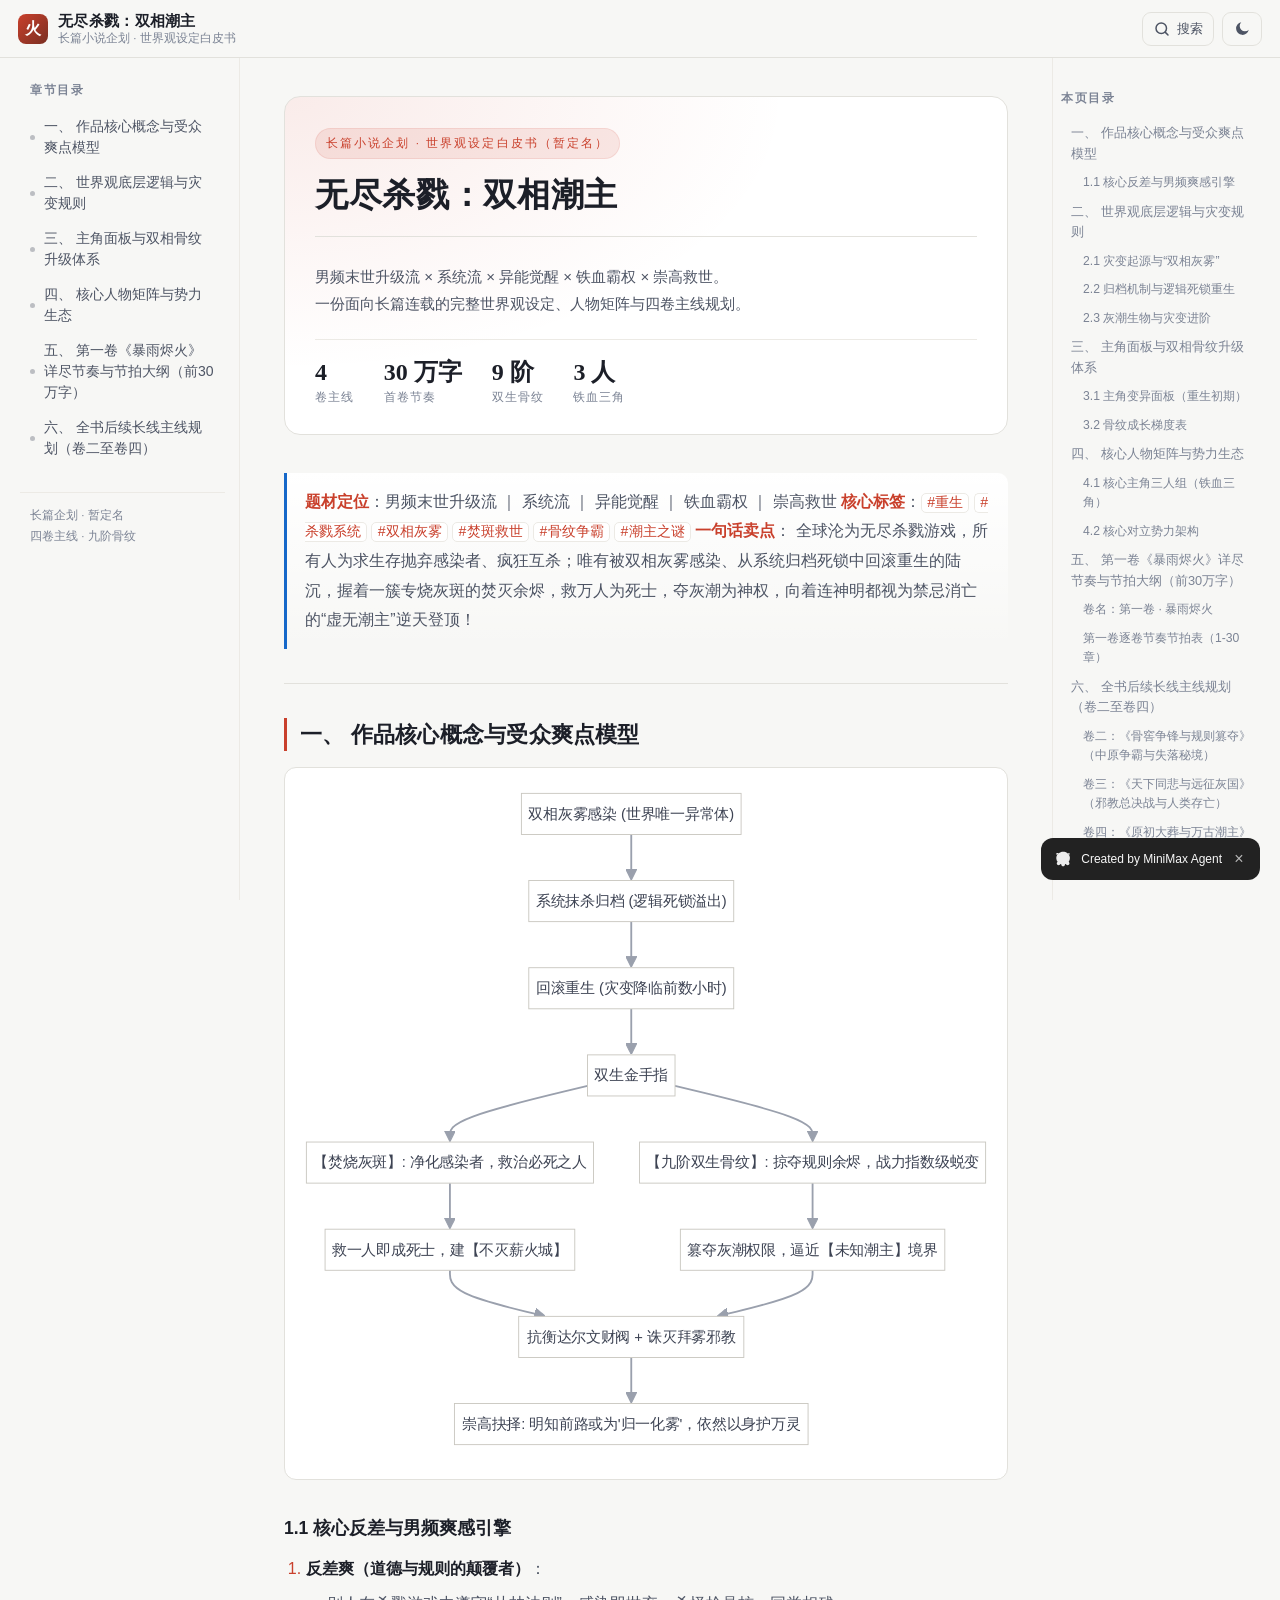
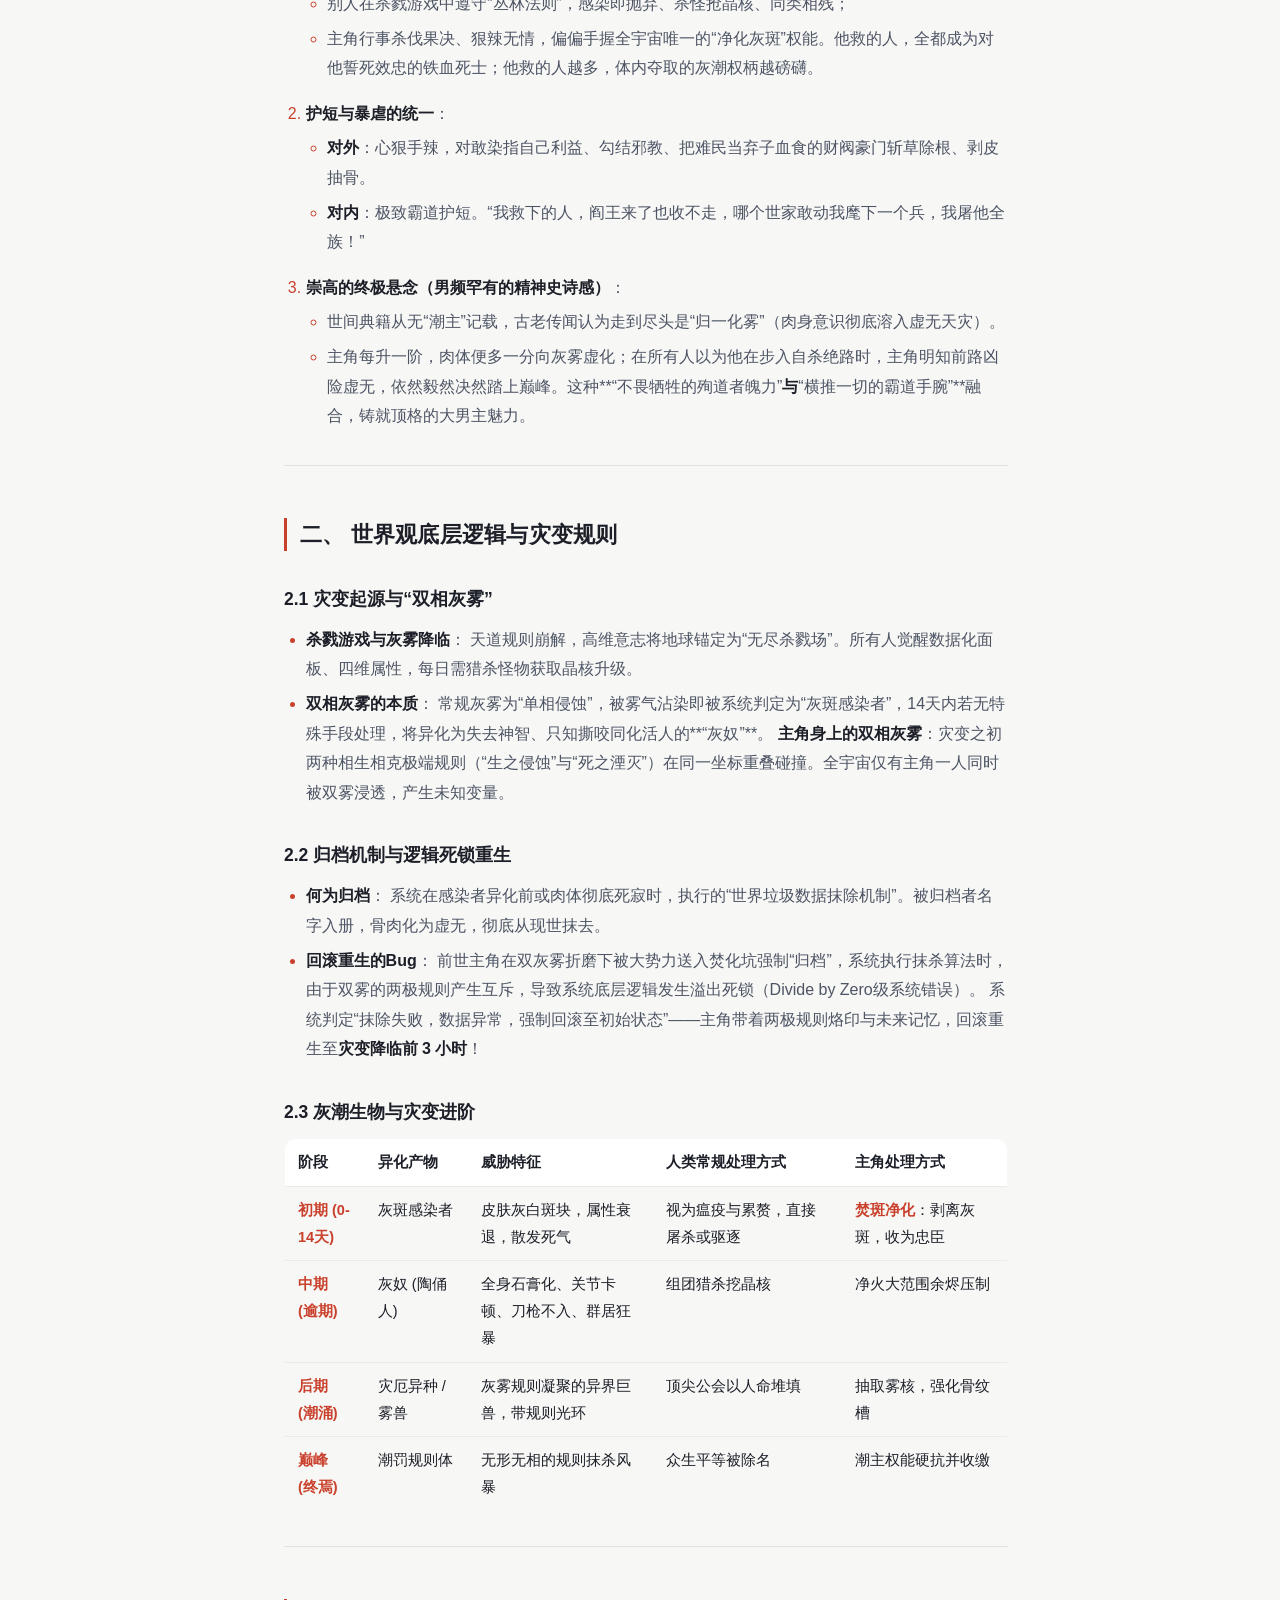
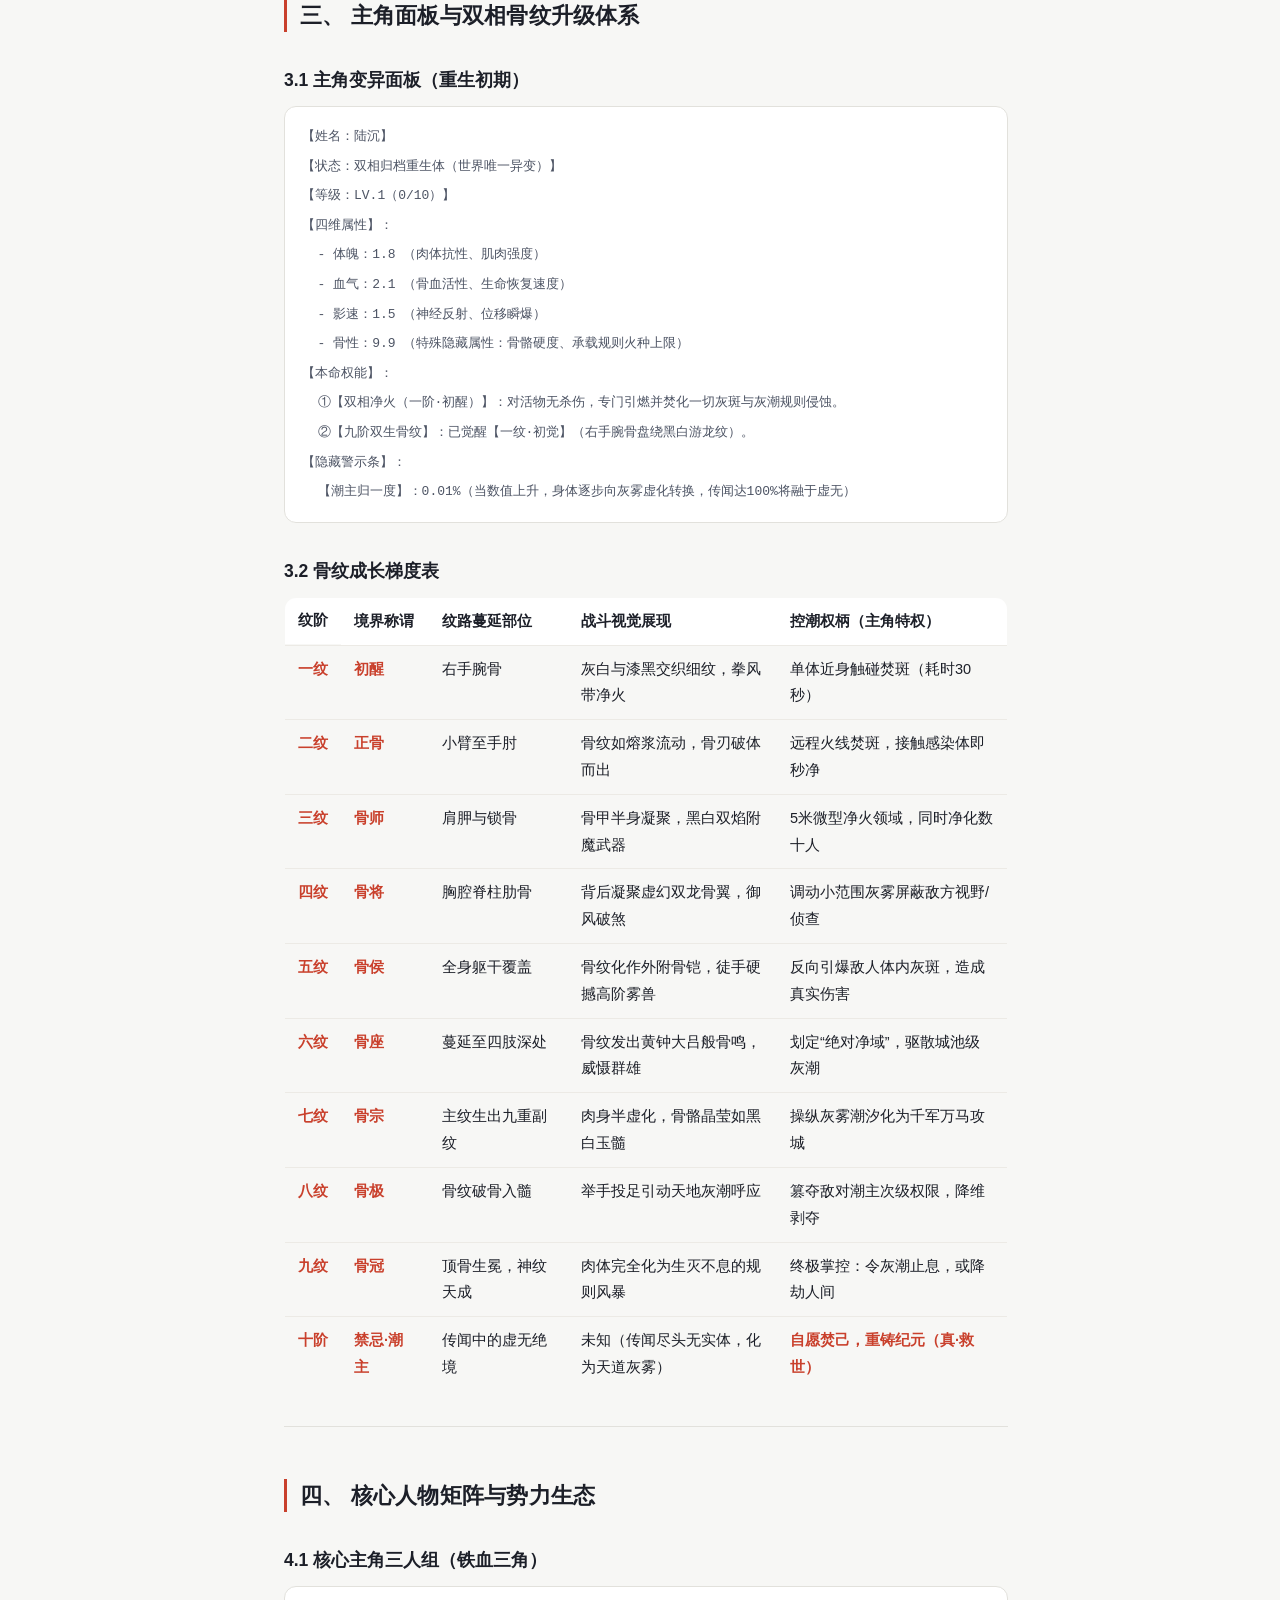
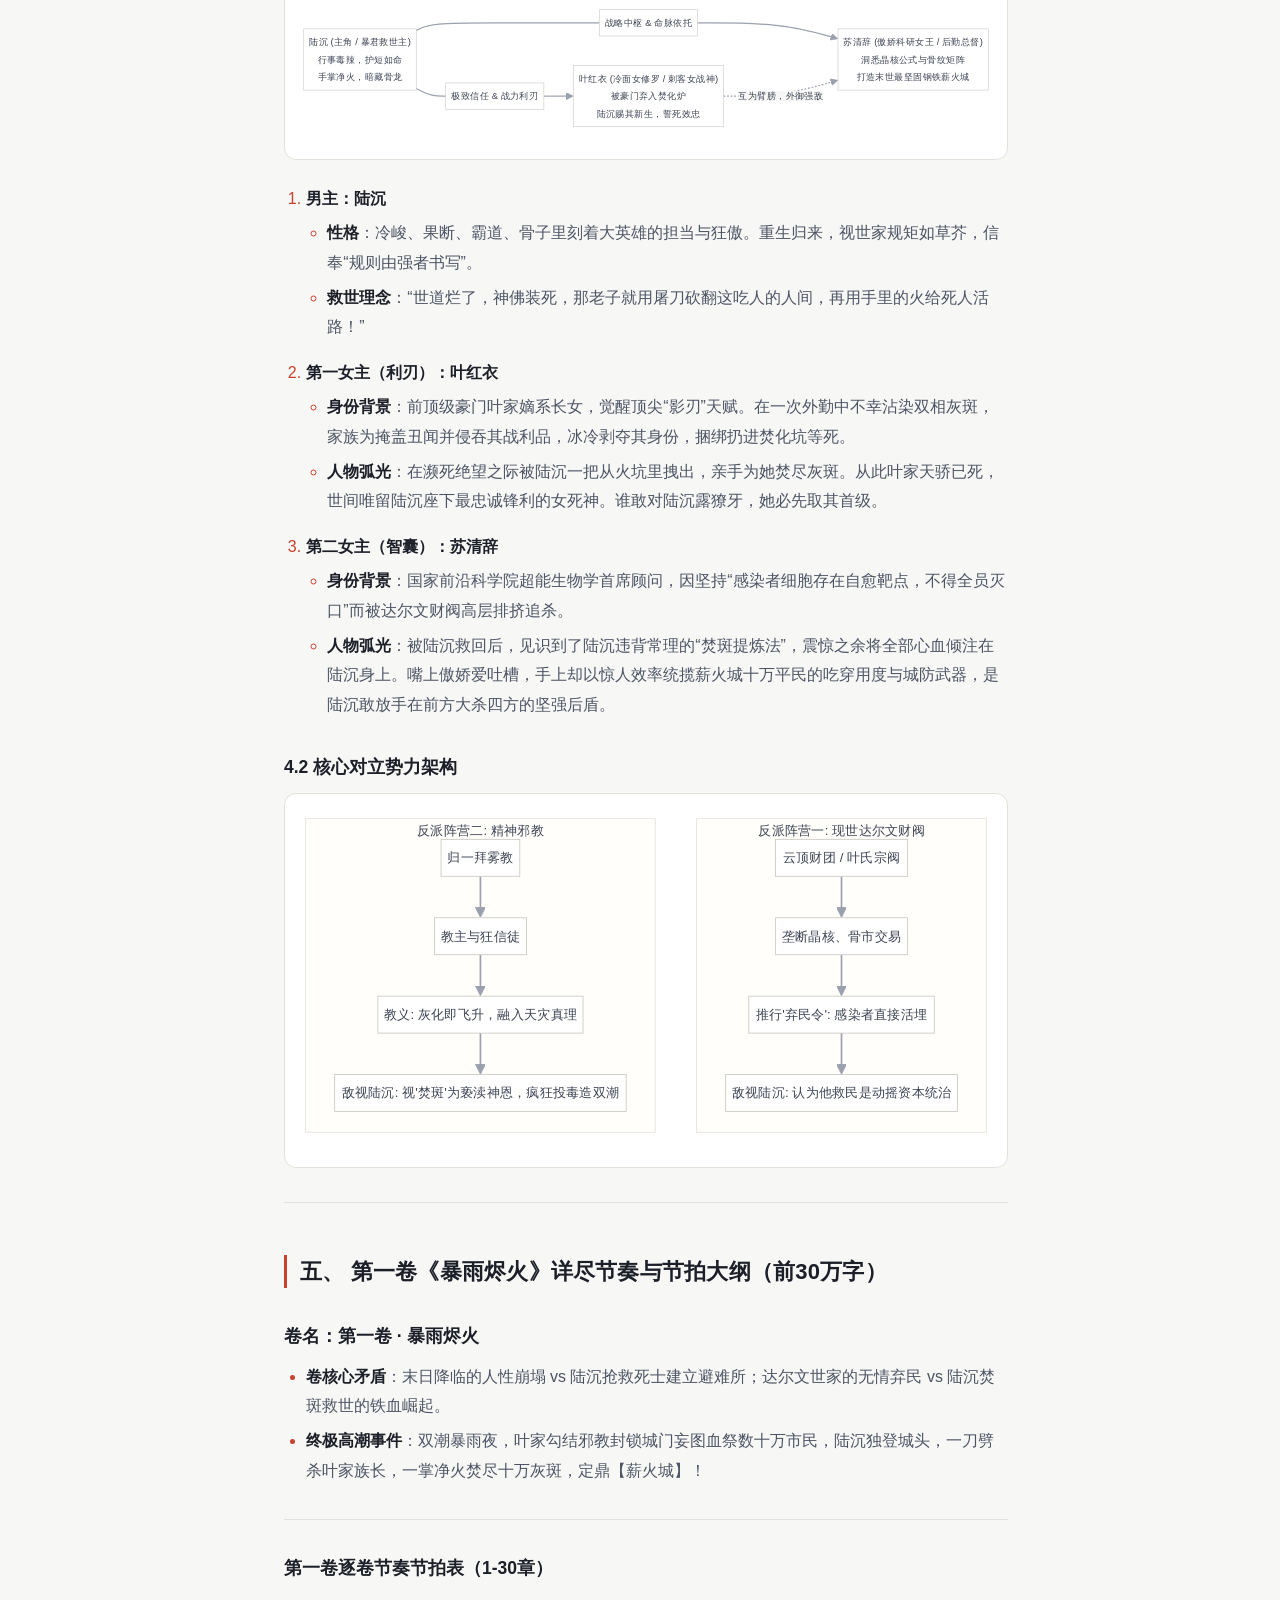
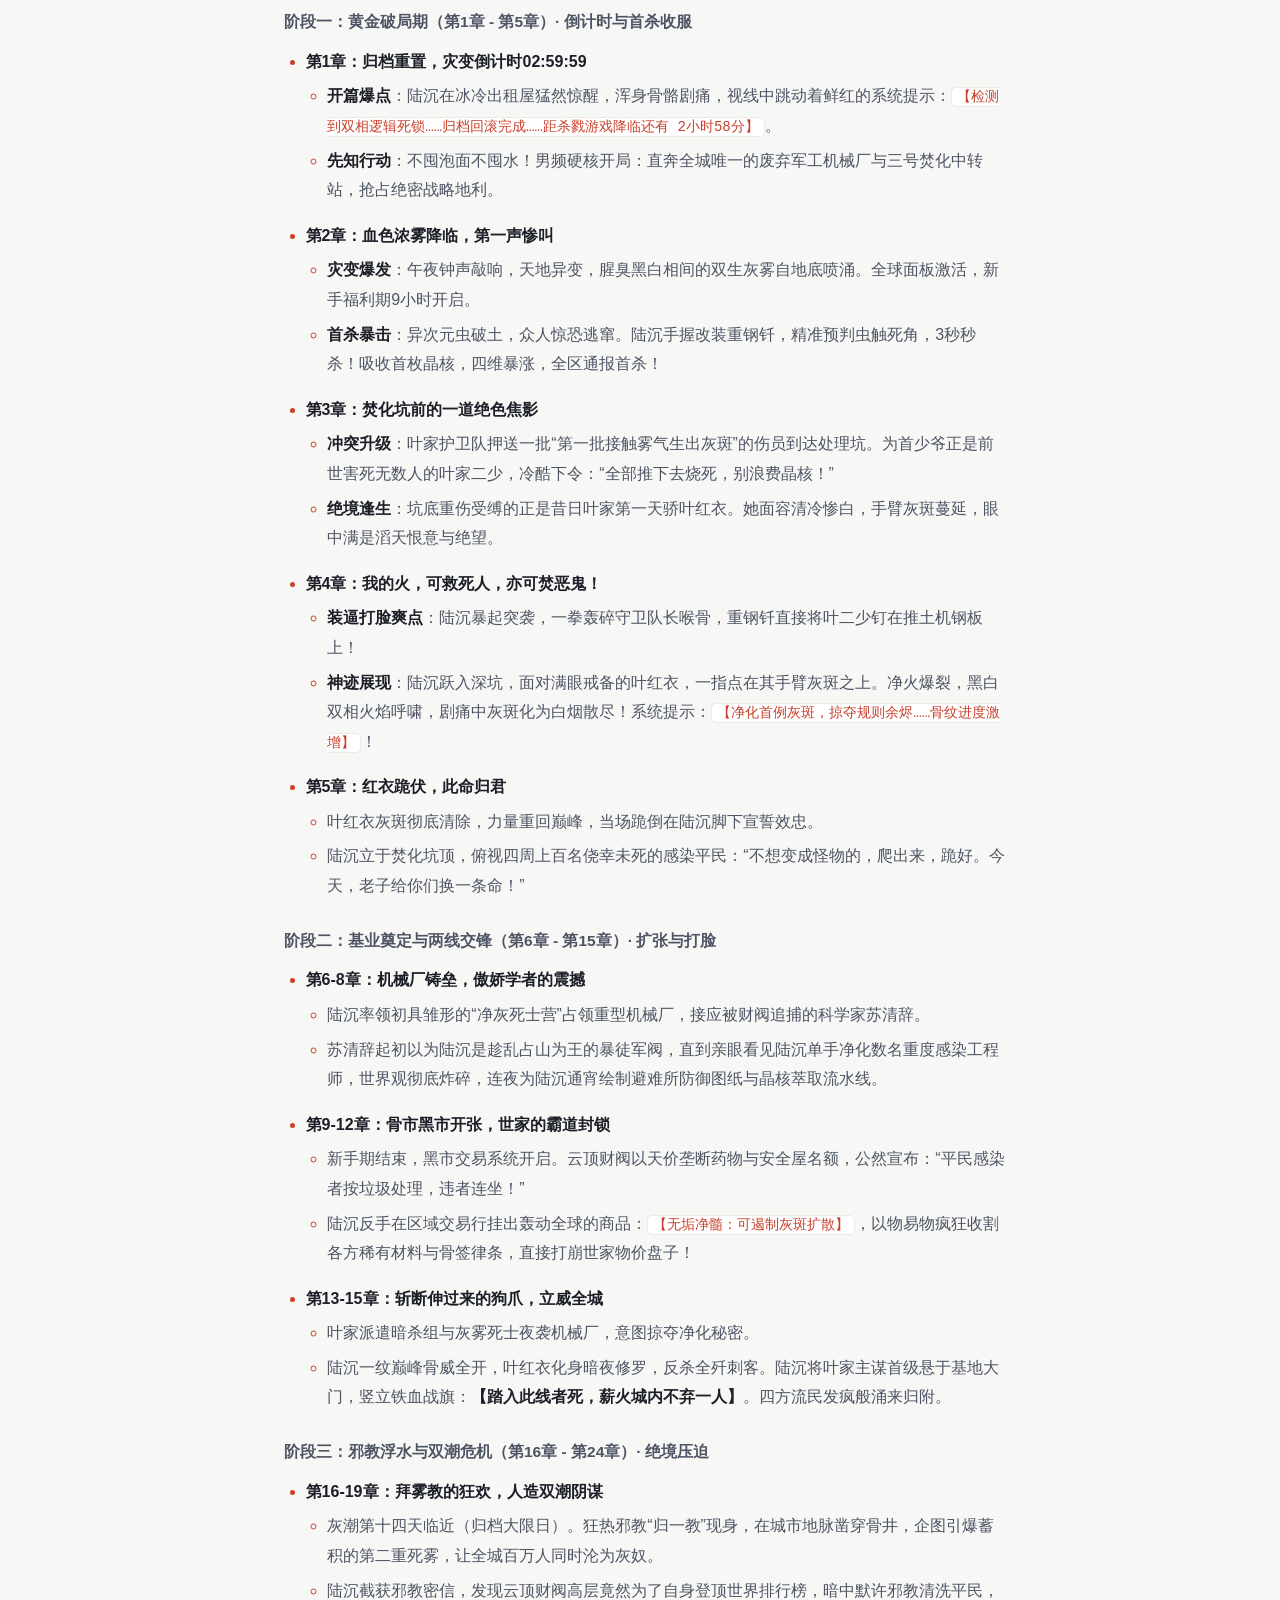
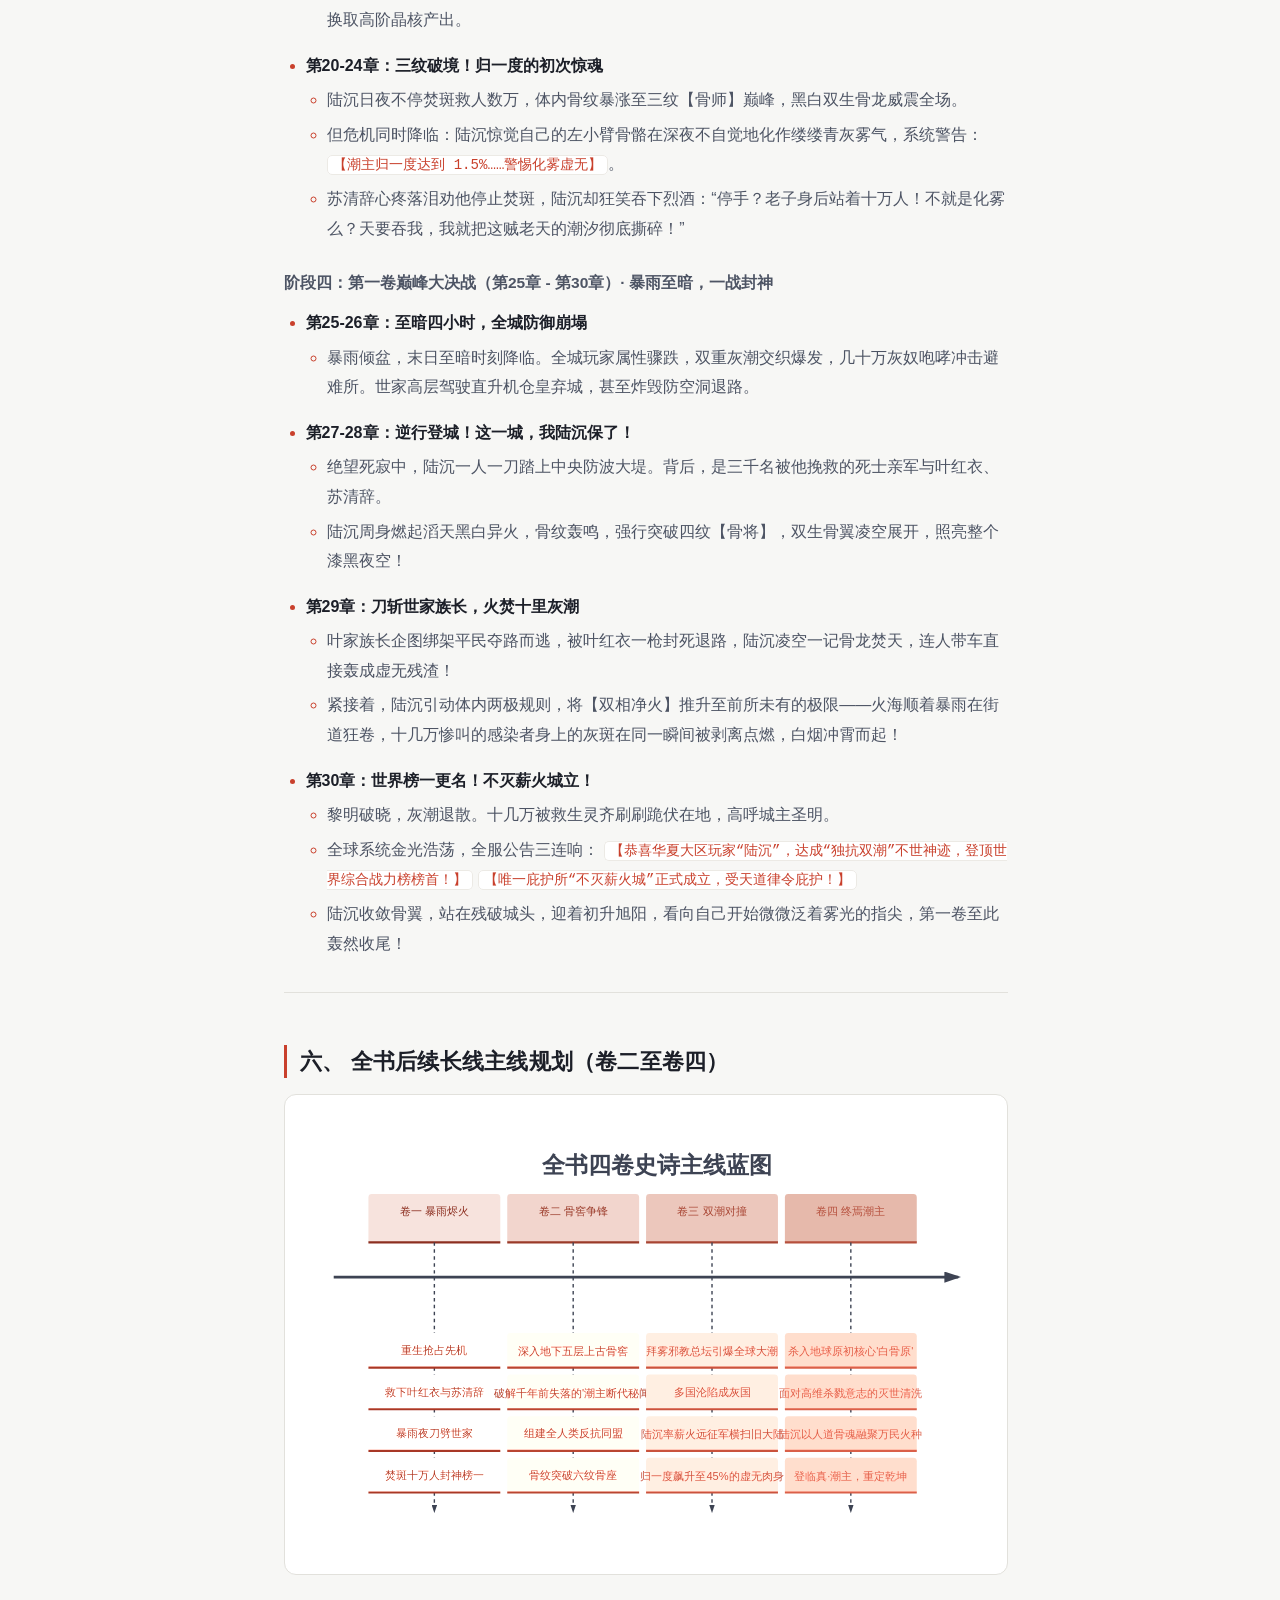
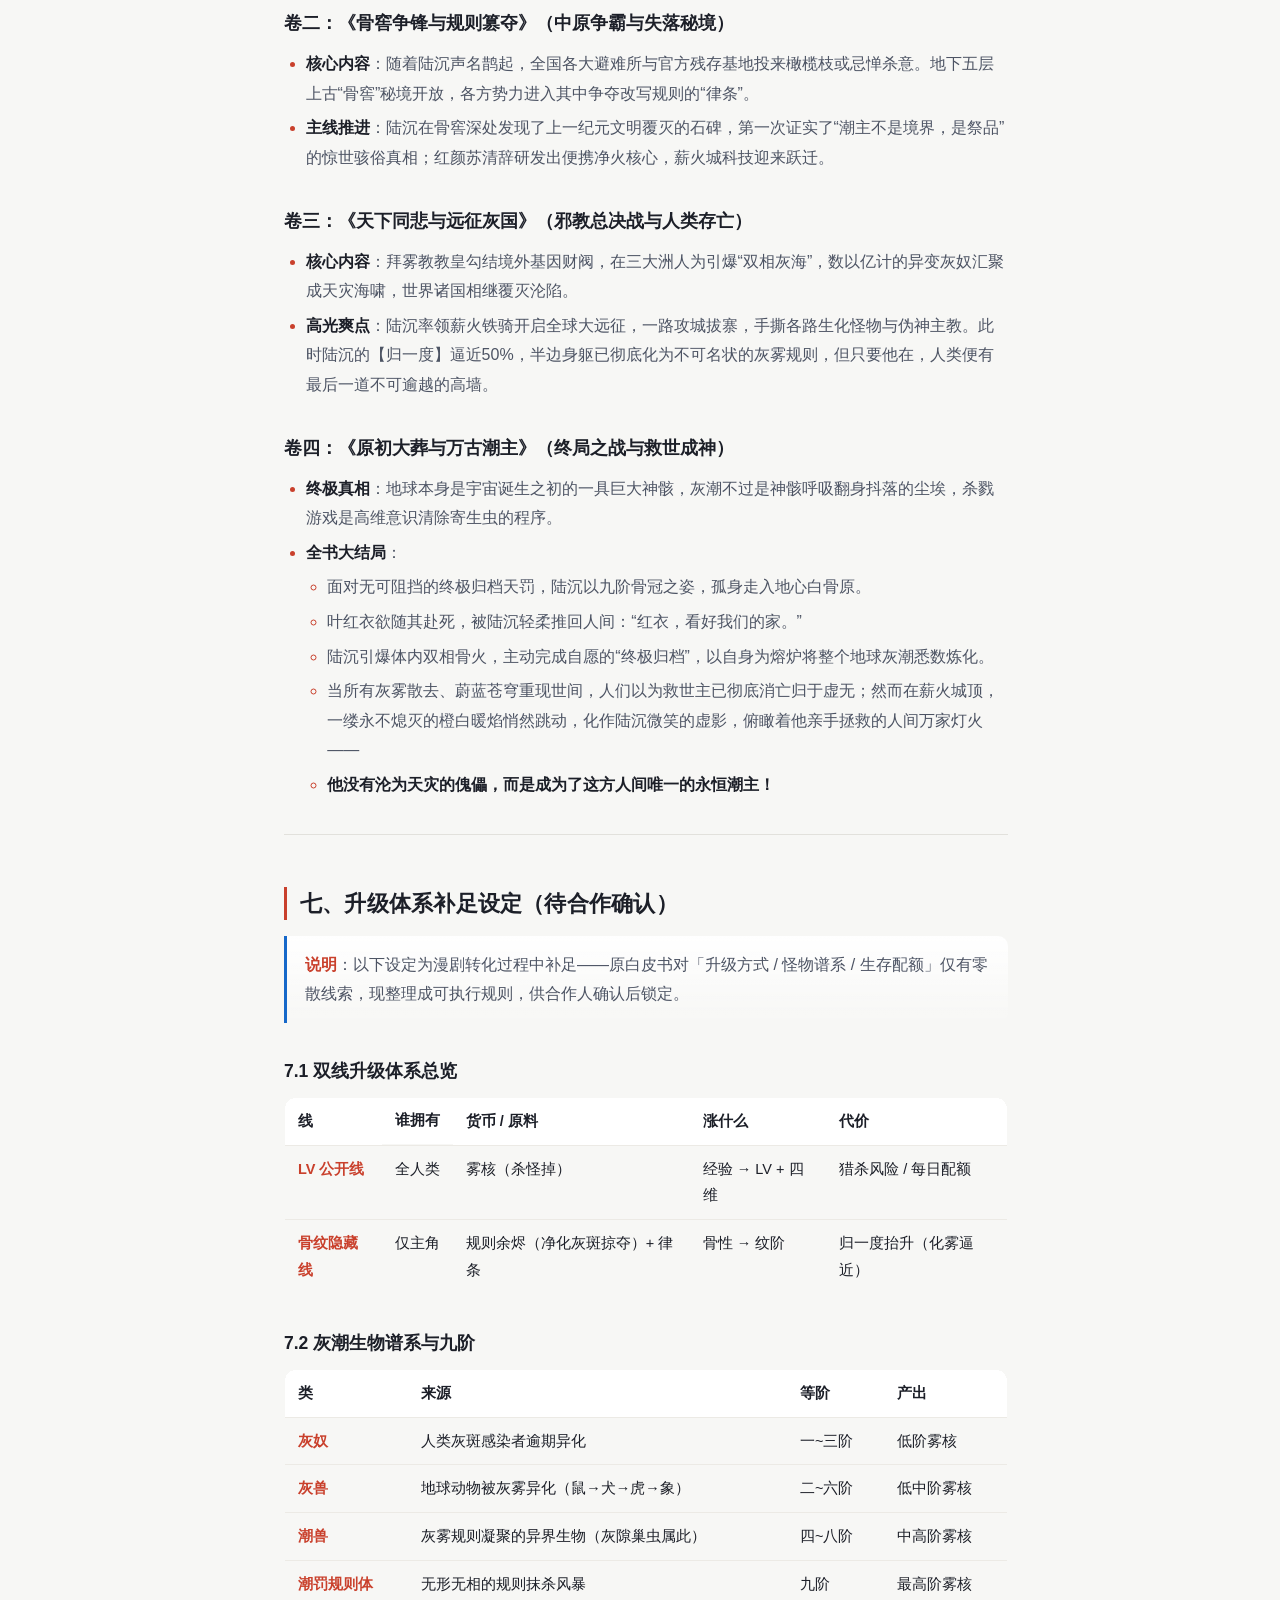
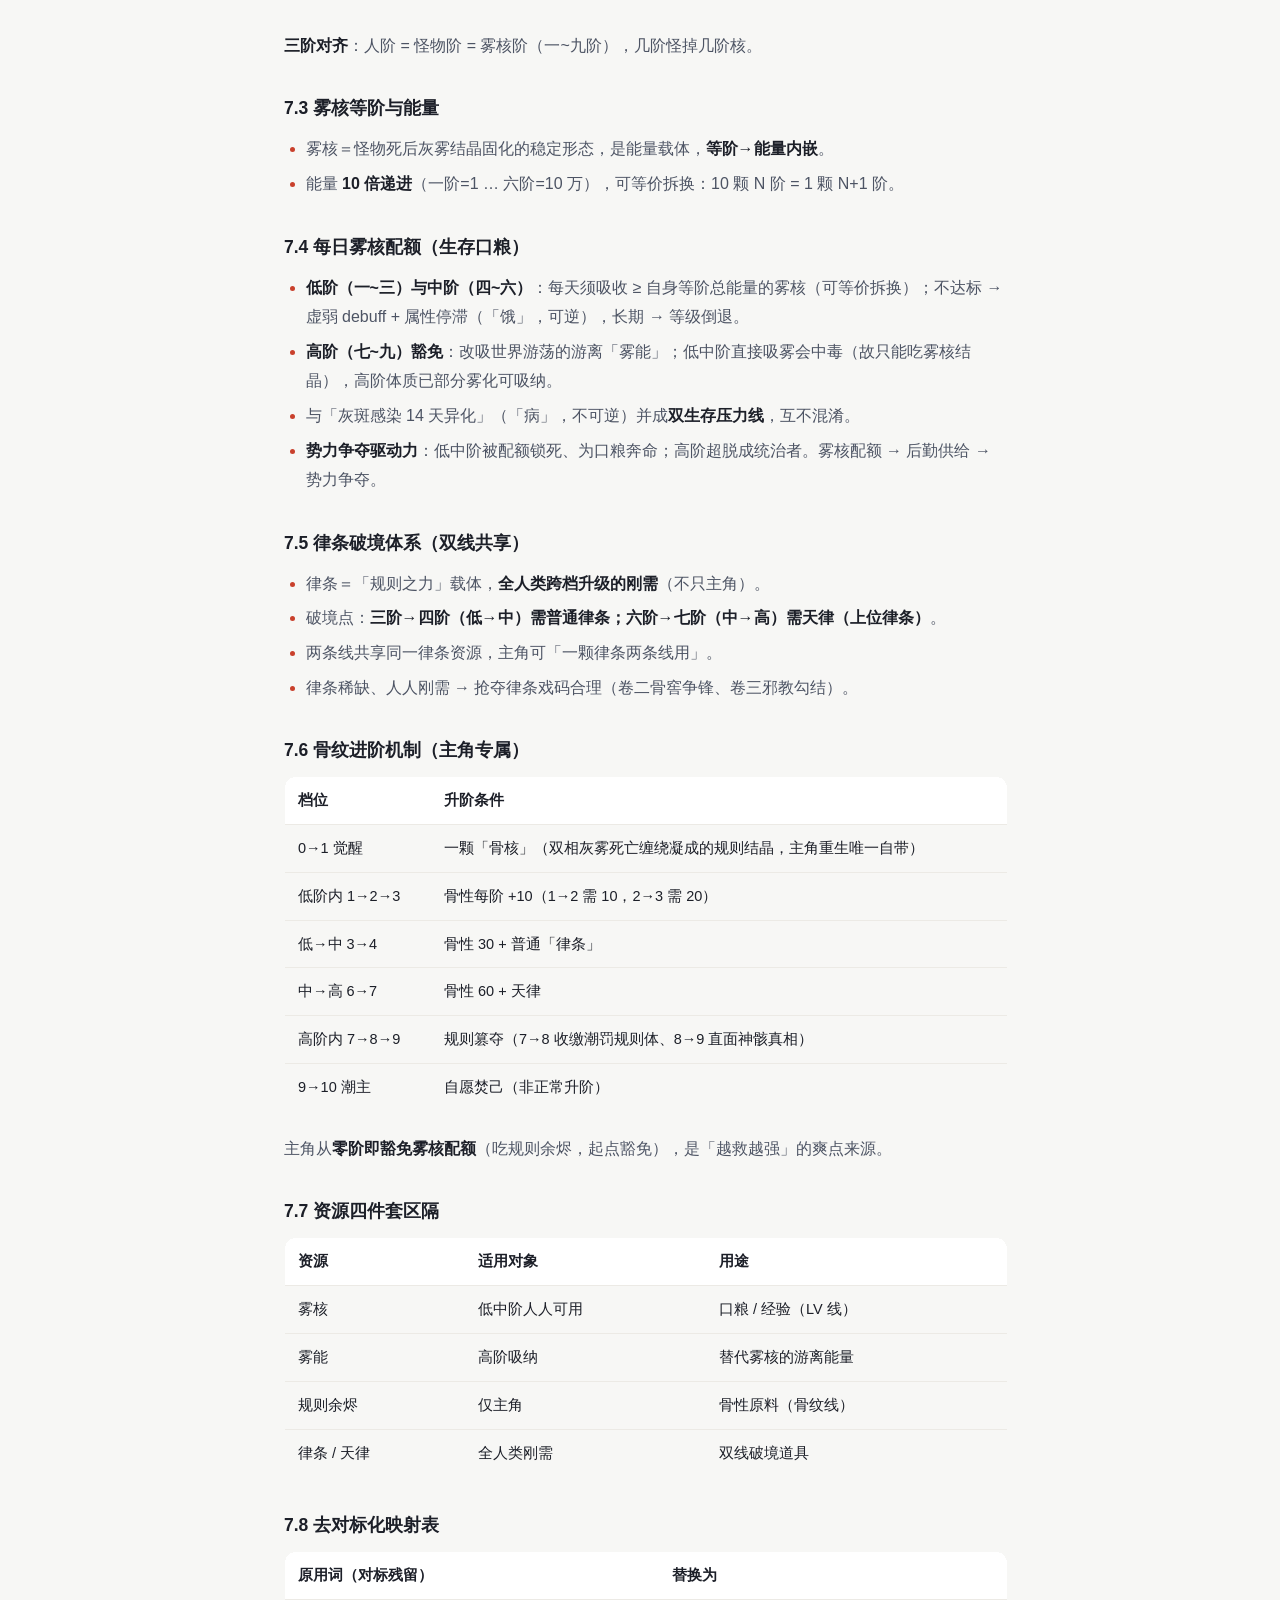
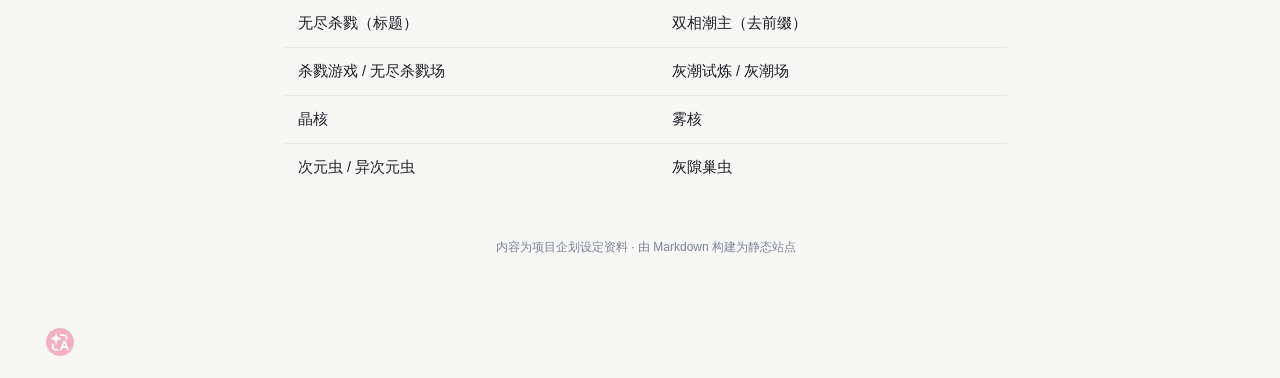
<file: index.html>
<!DOCTYPE html>
<!-- saved from url=(0164)https://bhp9ql9suum27.space.mcode.cn/#%E4%B8%89%E4%B8%BB%E8%A7%92%E9%9D%A2%E6%9D%BF%E4%B8%8E%E5%8F%8C%E7%9B%B8%E9%AA%A8%E7%BA%B9%E5%8D%87%E7%BA%A7%E4%BD%93%E7%B3%BB -->
<html lang="zh-CN" data-theme="light" data-immersive-translate-page-theme="light"><head><meta http-equiv="Content-Type" content="text/html; charset=UTF-8">

<meta name="viewport" content="width=device-width, initial-scale=1">
<title>《无尽杀戮：双相潮主》· 长篇小说企划与世界观设定白皮书</title>
<meta name="description" content="《无尽杀戮：双相潮主》长篇小说企划：世界观底层逻辑、双相灰雾灾变规则、九阶双生骨纹升级体系、核心人物矩阵与四卷主线大纲">
<meta property="og:title" content="《无尽杀戮：双相潮主》· 长篇小说企划与世界观设定白皮书">
<meta property="og:description" content="男频末世升级流 × 系统流 × 异能觉醒 × 铁血霸权 × 崇高救世。完整世界观设定与四卷主线规划。">
<meta property="og:type" content="article">
<link rel="icon" href="data:image/svg+xml,%3Csvg xmlns='http://www.w3.org/2000/svg' viewBox='0 0 64 64'%3E%3Crect width='64' height='64' rx='14' fill='%23e0533f'/%3E%3Ctext x='32' y='45' font-size='38' text-anchor='middle' fill='%23ffffff'%3E%E7%81%AB%3C/text%3E%3C/svg%3E">
<style>
:root{
  --bg:#0b0d12; --bg-soft:#11141c; --bg-elev:#161a24; --bg-hover:#1c2130;
  --fg:#e6e8ef; --fg-dim:#a6adbf; --fg-mute:#727b91;
  --line:#232838; --line-soft:#1b2030;
  --accent:#e0533f; --accent-soft:rgba(224,83,63,.14); --accent-2:#4aa8ff;
  --mark:rgba(224,83,63,.28);
  /* Mermaid 图形配色（CSS 变量统一管理，随主题切换） */
  --mg-node-bg:#161a24; --mg-node-border:#3a4254; --mg-fg:#c8cede;
  --mg-edge:#5c6579; --mg-edge-bg:#11141c;
  --mg-cluster-bg:#11141c; --mg-cluster-border:#232838;
  --mg-event-bg:#1b202c;
  --mg-sec-0-bg:#2a1410; --mg-sec-0-fg:#f0c4b6;
  --mg-sec-1-bg:#341915; --mg-sec-1-fg:#e8b3a3;
  --mg-sec-2-bg:#3f1f1a; --mg-sec-2-fg:#dfa290;
  --mg-sec-3-bg:#4a2620; --mg-sec-3-fg:#d6917d;
  --mg-sec-4-bg:#55302a; --mg-sec-4-fg:#cd8070;
  --radius:12px; --sidebar-w:240px; --toc-w:228px; --topbar-h:58px;
  --sans:-apple-system,BlinkMacSystemFont,"PingFang SC","Hiragino Sans GB","Microsoft YaHei","Noto Sans SC",sans-serif;
  --serif:"Songti SC","Noto Serif SC","Source Han Serif SC",Georgia,serif;
  --mono:"SF Mono",Menlo,Consolas,"Liberation Mono",monospace;
}
html[data-theme="light"]{
  --bg:#f7f7f5; --bg-soft:#fff; --bg-elev:#fff; --bg-hover:#f0efec;
  --fg:#1c1f28; --fg-dim:#4d5464; --fg-mute:#7b8394;
  --line:#e2e1dc; --line-soft:#eceae5;
  --accent:#c9402c; --accent-soft:rgba(201,64,44,.1); --accent-2:#1668c9;
  --mark:rgba(201,64,44,.2);
  --mg-node-bg:#ffffff; --mg-node-border:#c9c7c0; --mg-fg:#3d4353;
  --mg-edge:#9aa0ad; --mg-edge-bg:#f7f7f5;
  --mg-cluster-bg:#fffefb; --mg-cluster-border:#e2e1dc;
  --mg-event-bg:#f1efea;
  --mg-sec-0-bg:#f7e3dd; --mg-sec-0-fg:#8c2f20;
  --mg-sec-1-bg:#f2d5cd; --mg-sec-1-fg:#9a3a29;
  --mg-sec-2-bg:#ecc7bc; --mg-sec-2-fg:#a84533;
  --mg-sec-3-bg:#e6b9ab; --mg-sec-3-fg:#b6503d;
  --mg-sec-4-bg:#dfab9b; --mg-sec-4-fg:#c25c46;
}
*{box-sizing:border-box}
html{scroll-behavior:smooth;scroll-padding-top:calc(var(--topbar-h) + 16px)}
body{
  margin:0;background:var(--bg);color:var(--fg);font-family:var(--sans);
  font-size:16px;line-height:1.85;-webkit-font-smoothing:antialiased;
}
a{color:inherit;text-decoration:none}
.progress{position:fixed;top:0;left:0;height:2px;width:0;background:linear-gradient(90deg,var(--accent),var(--accent-2));z-index:100;transition:width .1s linear}

/* topbar */
.topbar{
  position:sticky;top:0;z-index:60;height:var(--topbar-h);
  display:flex;align-items:center;gap:14px;padding:0 18px;
  background:color-mix(in srgb,var(--bg) 86%,transparent);
  backdrop-filter:saturate(180%) blur(12px);
  border-bottom:1px solid var(--line);
}
.brand{display:flex;align-items:center;gap:10px;min-width:0}
.brand-mark{
  width:30px;height:30px;flex:none;display:grid;place-items:center;border-radius:8px;
  background:linear-gradient(135deg,var(--accent),#7a2f22);color:#fff;
  font-family:var(--serif);font-weight:700;font-size:16px;
}
.brand-text{display:flex;flex-direction:column;line-height:1.25;min-width:0}
.brand-text strong{font-size:15px;letter-spacing:.02em}
.brand-text em{font-style:normal;font-size:11.5px;color:var(--fg-mute);white-space:nowrap;overflow:hidden;text-overflow:ellipsis}
.topbar-actions{margin-left:auto;display:flex;align-items:center;gap:8px}
.icon-btn{
  display:inline-flex;align-items:center;gap:6px;height:34px;padding:0 10px;
  background:transparent;border:1px solid var(--line);border-radius:9px;color:var(--fg-dim);
  cursor:pointer;font-size:13px;font-family:inherit;transition:.16s;
}
.icon-btn:hover{background:var(--bg-hover);color:var(--fg);border-color:var(--fg-mute)}
.btn-label{font-size:13px}
.menu-btn{display:none}

/* layout */
.layout{display:flex;align-items:flex-start;max-width:1440px;margin:0 auto}
.sidebar{
  width:var(--sidebar-w);flex:none;position:sticky;top:var(--topbar-h);
  height:calc(100vh - var(--topbar-h));overflow-y:auto;
  padding:22px 14px 26px 20px;border-right:1px solid var(--line-soft);
}
.nav-group{margin-bottom:22px}
.nav-group-title{
  font-size:11.5px;letter-spacing:.14em;color:var(--fg-mute);
  text-transform:uppercase;margin:0 0 8px 10px;font-weight:600;
}
.nav-group ul{list-style:none;margin:0;padding:0}
.nav-group a{
  display:flex;align-items:center;gap:9px;padding:7px 10px;border-radius:8px;
  font-size:14px;color:var(--fg-dim);transition:.14s;line-height:1.5;
}
.nav-group a:hover{background:var(--bg-hover);color:var(--fg)}
.nav-group a .dot{width:5px;height:5px;border-radius:50%;background:currentColor;opacity:.35;flex:none}
.nav-group a.active{background:var(--accent-soft);color:var(--accent);font-weight:600}
.nav-group a.active .dot{opacity:1}
.sidebar-foot{
  margin-top:26px;padding:12px 10px;border-top:1px solid var(--line-soft);
  font-size:11.5px;color:var(--fg-mute);line-height:1.8;
}
.scrim{display:none}

/* main */
.main{flex:1;min-width:0;padding:38px 44px 70px}
/* 本页为图表密集型白皮书：正文保持 820px 可读行宽，图表/表格放宽到 1000px */
.doc{max-width:1000px}
.doc > p,
.doc > ul,
.doc > ol,
.doc > blockquote,
.doc > h2,
.doc > h3,
.doc > h4,
.doc > .hero,
.doc > pre{max-width:820px}
.doc-wide{max-width:1000px}
.layout-wide{max-width:1720px}

/* 角色设定图：定妆肖像 + 三视图并排 */
.char-art{
  display:grid;grid-template-columns:minmax(0,300px) minmax(0,1fr);
  gap:16px;align-items:start;margin:16px 0 10px;
}
.char-art figure{
  margin:0;border:1px solid var(--line);border-radius:12px;overflow:hidden;
  background:var(--bg-elev);
}
.char-art img{display:block;width:100%;height:auto}
.char-art figcaption{
  padding:8px 12px;font-size:12.5px;color:var(--fg-mute);line-height:1.6;
  border-top:1px solid var(--line-soft);
}
.char-art .ca-p img{aspect-ratio:9/16;object-fit:cover}
.char-art .ca-t img{aspect-ratio:16/9;object-fit:cover;background:#fff}
@media (max-width:820px){
  .char-art{grid-template-columns:1fr}
  .char-art .ca-p img{aspect-ratio:auto}
}
.hero{
  border:1px solid var(--line);border-radius:16px;padding:30px 30px 26px;margin-bottom:38px;
  background:
    radial-gradient(120% 140% at 0% 0%,var(--accent-soft),transparent 58%),
    var(--bg-soft);
}
.hero-kicker{
  display:inline-block;font-size:11.5px;letter-spacing:.18em;color:var(--accent);
  border:1px solid var(--accent-soft);background:var(--accent-soft);
  padding:4px 10px;border-radius:999px;margin-bottom:14px;
}
.hero-title{
  font-family:var(--serif);font-size:44px;line-height:1.15;margin:0 0 12px;
  letter-spacing:.06em;font-weight:700;
}
.hero-sub{color:var(--fg-dim);font-size:15px;max-width:62ch;line-height:1.8}
.hero-stats{display:flex;gap:30px;margin-top:22px;padding-top:18px;border-top:1px solid var(--line-soft)}
.hero-stats div{display:flex;flex-direction:column}
.hero-stats b{font-size:24px;font-family:var(--serif);color:var(--fg);line-height:1.2}
.hero-stats span{font-size:11.5px;color:var(--fg-mute);letter-spacing:.08em}

/* prose */
.doc h1{
  font-family:var(--serif);font-size:33px;line-height:1.35;margin:0 0 26px;
  padding-bottom:18px;border-bottom:1px solid var(--line);letter-spacing:.02em;font-weight:700;
}
.doc h2{
  font-size:22px;line-height:1.5;margin:52px 0 16px;padding-left:13px;
  border-left:3px solid var(--accent);font-weight:650;letter-spacing:.01em;
}
.doc h3{font-size:17.5px;line-height:1.6;margin:34px 0 12px;color:var(--fg);font-weight:650}
.doc h4{font-size:15.5px;margin:26px 0 10px;color:var(--fg-dim)}
.doc h2:first-of-type,.doc h3:first-of-type{margin-top:34px}
.doc p{margin:0 0 15px;color:var(--fg-dim)}
.doc strong{color:var(--fg);font-weight:650}
.doc em{color:var(--fg-dim);font-style:italic}
.doc a{
  color:var(--accent-2);border-bottom:1px solid color-mix(in srgb,var(--accent-2) 35%,transparent);
  transition:.14s;padding-bottom:1px;
}
.doc a:hover{border-bottom-color:var(--accent-2)}
.doc ul,.doc ol{margin:0 0 16px;padding-left:1.35em;color:var(--fg-dim)}
.doc li{margin:5px 0}
.doc li::marker{color:var(--accent)}
.doc hr{border:0;height:1px;background:var(--line);margin:34px 0}
.doc blockquote{
  margin:0 0 20px;padding:14px 18px;border-left:3px solid var(--accent);
  background:var(--bg-soft);border-radius:0 10px 10px 0;color:var(--fg-dim);
}
.doc blockquote p:last-child{margin-bottom:0}
.doc code{
  font-family:var(--mono);font-size:.88em;background:var(--bg-elev);
  border:1px solid var(--line-soft);border-radius:5px;padding:1px 5px;color:var(--accent);
}
.doc pre{
  margin:0 0 20px;padding:15px 17px;background:var(--bg-elev);
  border:1px solid var(--line);border-radius:var(--radius);overflow-x:auto;
}
.doc pre code{background:none;border:0;padding:0;color:var(--fg-dim);font-size:13px;line-height:1.7}
.doc pre{position:relative}
.doc .mermaid{
  margin:0 0 24px;padding:18px 14px;border:1px solid var(--line);border-radius:var(--radius);
  background:var(--bg-soft);overflow-x:auto;text-align:center;
}
.doc .mermaid svg{max-width:100%;height:auto}
/* Mermaid 内部 <style> 用 #id 选择器（特异性远高于类链），故此处一律 !important 才能覆盖 */
.doc .mermaid .node rect,
.doc .mermaid .node circle,
.doc .mermaid .node ellipse,
.doc .mermaid .node polygon,
.doc .mermaid .node path{fill:var(--mg-node-bg)!important;stroke:var(--mg-node-border)!important}
.doc .mermaid .label,
.doc .mermaid .label text,
.doc .mermaid span,
.doc .mermaid p,
.doc .mermaid .cluster-label,
.doc .mermaid .nodeLabel,
.doc .mermaid .edgeLabel{
  fill:var(--mg-fg)!important;color:var(--mg-fg)!important;
  font-family:var(--sans)!important;
}
.doc .mermaid .edgePath .path,
.doc .mermaid .flowchart-link{stroke:var(--mg-edge)!important}
.doc .mermaid .edgeLabel,
.doc .mermaid .edgeLabel rect,
.doc .mermaid .edgeLabel .label{fill:var(--mg-edge-bg)!important;color:var(--mg-fg)!important}
.doc .mermaid .marker path{fill:var(--mg-edge)!important;stroke:var(--mg-edge)!important}
.doc .mermaid .cluster rect,
.doc .mermaid .cluster polygon{fill:var(--mg-cluster-bg)!important;stroke:var(--mg-cluster-border)!important}
.doc .mermaid .cluster-label{color:var(--mg-fg)!important;fill:var(--mg-fg)!important;font-family:var(--sans)!important}
/* timeline：事件条 / 分段线 */
.doc .mermaid .node-bkg{fill:var(--mg-event-bg)!important}
.doc .mermaid .eventWrapper text{fill:var(--mg-fg)!important}
.doc .mermaid .section--1 rect,
.doc .mermaid .section--1 path,
.doc .mermaid .section--1 circle{fill:var(--mg-sec-0-bg)!important}
.doc .mermaid .section--1 text{fill:var(--mg-sec-0-fg)!important}
.doc .mermaid .section-0 rect,
.doc .mermaid .section-0 path,
.doc .mermaid .section-0 circle{fill:var(--mg-sec-1-bg)!important}
.doc .mermaid .section-0 text{fill:var(--mg-sec-1-fg)!important}
.doc .mermaid .section-1 rect,
.doc .mermaid .section-1 path,
.doc .mermaid .section-1 circle{fill:var(--mg-sec-2-bg)!important}
.doc .mermaid .section-1 text{fill:var(--mg-sec-2-fg)!important}
.doc .mermaid .section-2 rect,
.doc .mermaid .section-2 path,
.doc .mermaid .section-2 circle{fill:var(--mg-sec-3-bg)!important}
.doc .mermaid .section-2 text{fill:var(--mg-sec-3-fg)!important}
.doc .mermaid .section-3 rect,
.doc .mermaid .section-3 path,
.doc .mermaid .section-3 circle{fill:var(--mg-sec-4-bg)!important}
.doc .mermaid .section-3 text{fill:var(--mg-sec-4-fg)!important}
.doc .mermaid .section-edge--1{stroke:var(--mg-sec-0-bg)!important}
.doc .mermaid .section-edge-0{stroke:var(--mg-sec-1-bg)!important}
.doc .mermaid .section-edge-1{stroke:var(--mg-sec-2-bg)!important}
.doc .mermaid .section-edge-2{stroke:var(--mg-sec-3-bg)!important}
.doc .mermaid .section-edge-3{stroke:var(--mg-sec-4-bg)!important}
.doc .mermaid line.node-line--1{stroke:var(--mg-sec-0-fg)!important}
.doc .mermaid line.node-line-0{stroke:var(--mg-sec-1-fg)!important}
.doc .mermaid line.node-line-1{stroke:var(--mg-sec-2-fg)!important}
.doc .mermaid line.node-line-2{stroke:var(--mg-sec-3-fg)!important}
.doc .mermaid line.node-line-3{stroke:var(--mg-sec-4-fg)!important}
.copy-btn{
  position:absolute;top:8px;right:8px;padding:4px 10px;font-size:11.5px;font-family:inherit;
  background:var(--bg);border:1px solid var(--line);border-radius:7px;
  color:var(--fg-mute);cursor:pointer;opacity:0;transition:.16s;
}
.doc pre:hover .copy-btn{opacity:1}
.copy-btn:hover{color:var(--accent);border-color:var(--accent)}
.doc table{
  width:100%;border-collapse:collapse;margin:0 0 22px;font-size:14.5px;
  border:1px solid var(--line);border-radius:var(--radius);overflow:hidden;
}
.doc th,.doc td{padding:10px 13px;border-bottom:1px solid var(--line-soft);text-align:left;vertical-align:top}
.doc th{background:var(--bg-elev);color:var(--fg);font-weight:650;white-space:nowrap}
.doc tr:last-child td{border-bottom:0}
.doc tbody tr:hover{background:var(--bg-hover)}
.doc td strong{color:var(--accent)}
mark{background:var(--mark);color:inherit;border-radius:3px;padding:0 2px}

/* prevnext */
.prevnext{display:flex;gap:14px;margin:56px 0 0;padding-top:26px;border-top:1px solid var(--line);max-width:820px}
.pn{
  flex:1;min-width:0;padding:13px 16px;border:1px solid var(--line);border-radius:var(--radius);
  background:var(--bg-soft);transition:.16s;display:flex;flex-direction:column;gap:3px;
}
.pn:hover{border-color:var(--accent);background:var(--bg-hover)}
.pn.next{text-align:right}
.pn span{font-size:11.5px;color:var(--fg-mute)}
.pn strong{font-size:14px;color:var(--fg);font-weight:600;overflow:hidden;text-overflow:ellipsis;white-space:nowrap}
.site-foot{margin-top:44px;font-size:12px;color:var(--fg-mute);text-align:center}

/* toc */
.toc{
  width:var(--toc-w);flex:none;position:sticky;top:var(--topbar-h);
  max-height:calc(100vh - var(--topbar-h));overflow-y:auto;
  padding:30px 20px 40px 8px;border-left:1px solid var(--line-soft);
}
.toc-title{
  font-size:11.5px;letter-spacing:.14em;color:var(--fg-mute);font-weight:600;
  margin-bottom:10px;text-transform:uppercase;
}
.toc ul{list-style:none;margin:0;padding:0}
.toc li{margin:1px 0}
.toc a{
  display:block;font-size:12.8px;line-height:1.6;color:var(--fg-mute);padding:4px 8px;
  border-radius:6px;border-left:2px solid transparent;transition:.14s;
}
.toc a:hover{color:var(--fg);background:var(--bg-hover)}
.toc a.active{color:var(--accent);border-left-color:var(--accent);background:var(--accent-soft)}
.toc .lv3 a{padding-left:20px;font-size:12.2px}

/* search */
.search-modal{
  position:fixed;inset:0;z-index:200;background:rgba(0,0,0,.55);
  backdrop-filter:blur(3px);display:flex;justify-content:center;padding:12vh 20px 20px;
}
.search-modal[hidden]{display:none}
.search-box{
  width:min(640px,100%);max-height:70vh;display:flex;flex-direction:column;
  background:var(--bg-elev);border:1px solid var(--line);border-radius:14px;
  box-shadow:0 24px 70px rgba(0,0,0,.45);overflow:hidden;
}
.search-input-row{
  display:flex;align-items:center;gap:10px;padding:13px 15px;
  border-bottom:1px solid var(--line);color:var(--fg-mute);
}
.search-input-row input{
  flex:1;background:none;border:0;outline:0;color:var(--fg);
  font-size:15px;font-family:inherit;
}
.search-input-row input::placeholder{color:var(--fg-mute)}
.search-results{overflow-y:auto;padding:8px}
.sr-item{padding:11px 12px;border-radius:9px;cursor:pointer;border:1px solid transparent}
.sr-item:hover,.sr-item.sel{background:var(--bg-hover);border-color:var(--line)}
.sr-title{font-size:14px;color:var(--fg);font-weight:600;display:flex;gap:8px;align-items:baseline}
.sr-title .badge{
  font-size:10.5px;color:var(--accent);background:var(--accent-soft);
  padding:2px 7px;border-radius:999px;font-weight:500;flex:none;
}
.sr-title .sr-count{font-size:11.5px;color:var(--fg-mute);font-weight:400;margin-left:auto;flex:none}
.sr-snippet{font-size:12.8px;color:var(--fg-mute);margin-top:4px;line-height:1.65;
  display:-webkit-box;-webkit-line-clamp:2;-webkit-box-orient:vertical;overflow:hidden}
.sr-empty{padding:26px;text-align:center;color:var(--fg-mute);font-size:13.5px}

.totop{
  position:fixed;right:26px;bottom:26px;width:40px;height:40px;border-radius:50%;
  background:var(--bg-elev);border:1px solid var(--line);color:var(--fg-dim);
  font-size:17px;cursor:pointer;opacity:0;pointer-events:none;transition:.2s;z-index:50;
}
.totop.show{opacity:1;pointer-events:auto}
.totop:hover{color:var(--accent);border-color:var(--accent)}

/* responsive */
@media (max-width:1180px){
  .toc{display:none}
}
@media (max-width:900px){
  .menu-btn{display:inline-flex}
  .sidebar{
    position:fixed;left:0;top:var(--topbar-h);z-index:70;width:280px;
    background:var(--bg-soft);transform:translateX(-100%);transition:transform .24s;
  }
  .sidebar.open{transform:none;box-shadow:0 0 40px rgba(0,0,0,.4)}
  .scrim{display:block;position:fixed;inset:var(--topbar-h) 0 0;background:rgba(0,0,0,.5);
    opacity:0;pointer-events:none;transition:.24s;z-index:65}
  .scrim.open{opacity:1;pointer-events:auto}
  .main{padding:26px 20px 60px}
  .hero{padding:22px}
  .hero-title{font-size:33px}
  .doc h1{font-size:26px}
  .doc h2{font-size:19px}
  .btn-label{display:none}
}
@media (max-width:520px){
  body{font-size:15.5px}
  .prevnext{flex-direction:column}
  .pn.next{text-align:left}
  .hero-stats{gap:20px}
}
@media print{
  .topbar,.sidebar,.toc,.prevnext,.totop,.search-modal,.progress{display:none!important}
  body{background:#fff;color:#000}
  .main{padding:0}
}
/* ---------- 本项目：长篇企划白皮书 ---------- */
.doc blockquote{
  border-left-color:var(--accent-2);
  background:linear-gradient(180deg,var(--bg-soft),transparent);
}
.doc blockquote strong{color:var(--accent)}
.doc table th{position:sticky;top:0}
.hero-title{letter-spacing:.04em}
</style>
</head>
<body>
<div class="progress" id="progress" style="width: 0%;"></div>
<header class="topbar">
  <button class="icon-btn menu-btn" id="menuBtn" aria-label="打开目录">
    <svg viewBox="0 0 24 24" width="20" height="20" aria-hidden="true"><path d="M3 6h18M3 12h18M3 18h18" stroke="currentColor" stroke-width="2" stroke-linecap="round" fill="none"></path></svg>
  </button>
  <a class="brand" href="#">
    <span class="brand-mark">火</span>
    <span class="brand-text"><strong>无尽杀戮：双相潮主</strong><em>长篇小说企划 · 世界观设定白皮书</em></span>
  </a>
  <div class="topbar-actions">
    <button class="icon-btn" id="searchBtn" aria-label="搜索">
      <svg viewBox="0 0 24 24" width="18" height="18" aria-hidden="true"><circle cx="11" cy="11" r="7" stroke="currentColor" stroke-width="2" fill="none"></circle><path d="M20 20l-3.5-3.5" stroke="currentColor" stroke-width="2" stroke-linecap="round"></path></svg>
      <span class="btn-label">搜索</span>
    </button>
    <button class="icon-btn" id="themeBtn" aria-label="切换主题">
      <svg viewBox="0 0 24 24" width="18" height="18" aria-hidden="true"><path d="M21 13a8.5 8.5 0 11-10-10 7 7 0 0010 10z" fill="currentColor"></path></svg>
    </button>
  </div>
</header>

<div class="layout layout-wide">
  <aside class="sidebar" id="sidebar">
    <div class="nav-group">
      <div class="nav-group-title">章节目录</div>
      <ul>
        <li><a href="#%E4%B8%80%E4%BD%9C%E5%93%81%E6%A0%B8%E5%BF%83%E6%A6%82%E5%BF%B5%E4%B8%8E%E5%8F%97%E4%BC%97%E7%88%BD%E7%82%B9%E6%A8%A1%E5%9E%8B"><span class="dot"></span>一、 作品核心概念与受众爽点模型</a></li>
        <li><a href="#%E4%BA%8C%E4%B8%96%E7%95%8C%E8%A7%82%E5%BA%95%E5%B1%82%E9%80%BB%E8%BE%91%E4%B8%8E%E7%81%BE%E5%8F%98%E8%A7%84%E5%88%99"><span class="dot"></span>二、 世界观底层逻辑与灾变规则</a></li>
        <li><a href="#%E4%B8%89%E4%B8%BB%E8%A7%92%E9%9D%A2%E6%9D%BF%E4%B8%8E%E5%8F%8C%E7%9B%B8%E9%AA%A8%E7%BA%B9%E5%8D%87%E7%BA%A7%E4%BD%93%E7%B3%BB"><span class="dot"></span>三、 主角面板与双相骨纹升级体系</a></li>
        <li><a href="#%E5%9B%9B%E6%A0%B8%E5%BF%83%E4%BA%BA%E7%89%A9%E7%9F%A9%E9%98%B5%E4%B8%8E%E5%8A%BF%E5%8A%9B%E7%94%9F%E6%80%81"><span class="dot"></span>四、 核心人物矩阵与势力生态</a></li>
        <li><a href="#%E4%BA%94%E7%AC%AC%E4%B8%80%E5%8D%B7%E6%9A%B4%E9%9B%A8%E7%83%AC%E7%81%AB%E8%AF%A6%E5%B0%BD%E8%8A%82%E5%A5%8F%E4%B8%8E%E8%8A%82%E6%8B%8D%E5%A4%A7%E7%BA%B2%E5%89%8D30%E4%B8%87%E5%AD%97"><span class="dot"></span>五、 第一卷《暴雨烬火》详尽节奏与节拍大纲（前30万字）</a></li>
        <li><a href="#%E5%85%AD%E5%85%A8%E4%B9%A6%E5%90%8E%E7%BB%AD%E9%95%BF%E7%BA%BF%E4%B8%BB%E7%BA%BF%E8%A7%84%E5%88%92%E5%8D%B7%E4%BA%8C%E8%87%B3%E5%8D%B7%E5%9B%9B"><span class="dot"></span>六、 全书后续长线主线规划（卷二至卷四）</a></li>
      </ul>
    </div>
    <div class="sidebar-foot">
      <div>长篇企划 · 暂定名</div>
      <div>四卷主线 · 九阶骨纹</div>
    </div>
  </aside>
  <div class="scrim" id="scrim"></div>

  <main class="main">
    <article class="doc">
      <div class="hero">
        <div class="hero-kicker">长篇小说企划 · 世界观设定白皮书（暂定名）</div>
        <h1 class="hero-title">无尽杀戮：双相潮主</h1>
        <div class="hero-sub">男频末世升级流 × 系统流 × 异能觉醒 × 铁血霸权 × 崇高救世。<br>一份面向长篇连载的完整世界观设定、人物矩阵与四卷主线规划。</div>
        <div class="hero-stats">
          <div><b>4</b><span>卷主线</span></div>
          <div><b>30 万字</b><span>首卷节奏</span></div>
          <div><b>9 阶</b><span>双生骨纹</span></div>
          <div><b>3 人</b><span>铁血三角</span></div>
        </div>
      </div>
      <blockquote>
<p><strong>题材定位</strong>：男频末世升级流 ｜ 系统流 ｜ 异能觉醒 ｜ 铁血霸权 ｜ 崇高救世
<strong>核心标签</strong>：<code>#重生</code> <code>#杀戮系统</code> <code>#双相灰雾</code> <code>#焚斑救世</code> <code>#骨纹争霸</code> <code>#潮主之谜</code>
<strong>一句话卖点</strong>：
全球沦为无尽杀戮游戏，所有人为求生存抛弃感染者、疯狂互杀；唯有被双相灰雾感染、从系统归档死锁中回滚重生的陆沉，握着一簇专烧灰斑的焚灭余烬，救万人为死士，夺灰潮为神权，向着连神明都视为禁忌消亡的“虚无潮主”逆天登顶！</p>
</blockquote>
<hr>
<h2 id="一作品核心概念与受众爽点模型">一、 作品核心概念与受众爽点模型</h2>
<div class="mermaid" data-processed="true"><svg id="mermaid-1792642415295" width="100%" xmlns="http://www.w3.org/2000/svg" xmlns:xlink="http://www.w3.org/1999/xlink" style="max-width: 753.175048828125px;" viewBox="-8 -7.999998092651367 753.175048828125 722.7999877929688" role="graphics-document document" aria-roledescription="flowchart-v2"><style>#mermaid-1792642415295{font-family:-apple-system,BlinkMacSystemFont,"PingFang SC","Microsoft YaHei",sans-serif;font-size:16px;fill:#3d4353;}#mermaid-1792642415295 .error-icon{fill:#fff;}#mermaid-1792642415295 .error-text{fill:#000000;stroke:#000000;}#mermaid-1792642415295 .edge-thickness-normal{stroke-width:2px;}#mermaid-1792642415295 .edge-thickness-thick{stroke-width:3.5px;}#mermaid-1792642415295 .edge-pattern-solid{stroke-dasharray:0;}#mermaid-1792642415295 .edge-pattern-dashed{stroke-dasharray:3;}#mermaid-1792642415295 .edge-pattern-dotted{stroke-dasharray:2;}#mermaid-1792642415295 .marker{fill:#9aa0ad;stroke:#9aa0ad;}#mermaid-1792642415295 .marker.cross{stroke:#9aa0ad;}#mermaid-1792642415295 svg{font-family:-apple-system,BlinkMacSystemFont,"PingFang SC","Microsoft YaHei",sans-serif;font-size:16px;}#mermaid-1792642415295 .label{font-family:-apple-system,BlinkMacSystemFont,"PingFang SC","Microsoft YaHei",sans-serif;color:#3d4353;}#mermaid-1792642415295 .cluster-label text{fill:#3d4353;}#mermaid-1792642415295 .cluster-label span,#mermaid-1792642415295 p{color:#3d4353;}#mermaid-1792642415295 .label text,#mermaid-1792642415295 span,#mermaid-1792642415295 p{fill:#3d4353;color:#3d4353;}#mermaid-1792642415295 .node rect,#mermaid-1792642415295 .node circle,#mermaid-1792642415295 .node ellipse,#mermaid-1792642415295 .node polygon,#mermaid-1792642415295 .node path{fill:#ffffff;stroke:#c9c7c0;stroke-width:1px;}#mermaid-1792642415295 .flowchart-label text{text-anchor:middle;}#mermaid-1792642415295 .node .katex path{fill:#000;stroke:#000;stroke-width:1px;}#mermaid-1792642415295 .node .label{text-align:center;}#mermaid-1792642415295 .node.clickable{cursor:pointer;}#mermaid-1792642415295 .arrowheadPath{fill:#08080a;}#mermaid-1792642415295 .edgePath .path{stroke:#9aa0ad;stroke-width:2.0px;}#mermaid-1792642415295 .flowchart-link{stroke:#9aa0ad;fill:none;}#mermaid-1792642415295 .edgeLabel{background-color:#f7f7f5;text-align:center;}#mermaid-1792642415295 .edgeLabel rect{opacity:0.5;background-color:#f7f7f5;fill:#f7f7f5;}#mermaid-1792642415295 .labelBkg{background-color:rgba(247, 247, 245, 0.5);}#mermaid-1792642415295 .cluster rect{fill:#fffefb;stroke:#e2e1dc;stroke-width:1px;}#mermaid-1792642415295 .cluster text{fill:#3d4353;}#mermaid-1792642415295 .cluster span,#mermaid-1792642415295 p{color:#3d4353;}#mermaid-1792642415295 div.mermaidTooltip{position:absolute;text-align:center;max-width:200px;padding:2px;font-family:-apple-system,BlinkMacSystemFont,"PingFang SC","Microsoft YaHei",sans-serif;font-size:12px;background:#fff;border:1px solid hsl(0, 0%, 90%);border-radius:2px;pointer-events:none;z-index:100;}#mermaid-1792642415295 .flowchartTitleText{text-anchor:middle;font-size:18px;fill:#3d4353;}#mermaid-1792642415295 :root{--mermaid-font-family:-apple-system,BlinkMacSystemFont,"PingFang SC","Microsoft YaHei",sans-serif;}</style><g><marker id="mermaid-1792642415295_flowchart-pointEnd" class="marker flowchart" viewBox="0 0 10 10" refX="6" refY="5" markerUnits="userSpaceOnUse" markerWidth="12" markerHeight="12" orient="auto"><path d="M 0 0 L 10 5 L 0 10 z" class="arrowMarkerPath" style="stroke-width: 1; stroke-dasharray: 1, 0;"></path></marker><marker id="mermaid-1792642415295_flowchart-pointStart" class="marker flowchart" viewBox="0 0 10 10" refX="4.5" refY="5" markerUnits="userSpaceOnUse" markerWidth="12" markerHeight="12" orient="auto"><path d="M 0 5 L 10 10 L 10 0 z" class="arrowMarkerPath" style="stroke-width: 1; stroke-dasharray: 1, 0;"></path></marker><marker id="mermaid-1792642415295_flowchart-circleEnd" class="marker flowchart" viewBox="0 0 10 10" refX="11" refY="5" markerUnits="userSpaceOnUse" markerWidth="11" markerHeight="11" orient="auto"><circle cx="5" cy="5" r="5" class="arrowMarkerPath" style="stroke-width: 1; stroke-dasharray: 1, 0;"></circle></marker><marker id="mermaid-1792642415295_flowchart-circleStart" class="marker flowchart" viewBox="0 0 10 10" refX="-1" refY="5" markerUnits="userSpaceOnUse" markerWidth="11" markerHeight="11" orient="auto"><circle cx="5" cy="5" r="5" class="arrowMarkerPath" style="stroke-width: 1; stroke-dasharray: 1, 0;"></circle></marker><marker id="mermaid-1792642415295_flowchart-crossEnd" class="marker cross flowchart" viewBox="0 0 11 11" refX="12" refY="5.2" markerUnits="userSpaceOnUse" markerWidth="11" markerHeight="11" orient="auto"><path d="M 1,1 l 9,9 M 10,1 l -9,9" class="arrowMarkerPath" style="stroke-width: 2; stroke-dasharray: 1, 0;"></path></marker><marker id="mermaid-1792642415295_flowchart-crossStart" class="marker cross flowchart" viewBox="0 0 11 11" refX="-1" refY="5.2" markerUnits="userSpaceOnUse" markerWidth="11" markerHeight="11" orient="auto"><path d="M 1,1 l 9,9 M 10,1 l -9,9" class="arrowMarkerPath" style="stroke-width: 2; stroke-dasharray: 1, 0;"></path></marker><g class="root"><g class="clusters"></g><g class="edgePaths"><path d="M352.587,44.6L352.587,48.767C352.587,52.933,352.587,61.267,352.587,68.717C352.587,76.167,352.587,82.733,352.587,86.017L352.587,89.3" id="L-A-B-0" class=" edge-thickness-normal edge-pattern-solid flowchart-link LS-A LE-B" style="fill:none;" marker-end="url(#mermaid-1792642415295_flowchart-pointEnd)"></path><path d="M352.587,139.2L352.587,143.367C352.587,147.533,352.587,155.867,352.587,163.317C352.587,170.767,352.587,177.333,352.587,180.617L352.587,183.9" id="L-B-C-0" class=" edge-thickness-normal edge-pattern-solid flowchart-link LS-B LE-C" style="fill:none;" marker-end="url(#mermaid-1792642415295_flowchart-pointEnd)"></path><path d="M352.587,233.8L352.587,237.967C352.587,242.133,352.587,250.467,352.587,257.917C352.587,265.367,352.587,271.933,352.587,275.217L352.587,278.5" id="L-C-D-0" class=" edge-thickness-normal edge-pattern-solid flowchart-link LS-C LE-D" style="fill:none;" marker-end="url(#mermaid-1792642415295_flowchart-pointEnd)"></path><path d="M305.087,317.517L280.205,323.497C255.323,329.478,205.558,341.439,180.676,350.703C155.794,359.967,155.794,366.533,155.794,369.817L155.794,373.1" id="L-D-D1-0" class=" edge-thickness-normal edge-pattern-solid flowchart-link LS-D LE-D1" style="fill:none;" marker-end="url(#mermaid-1792642415295_flowchart-pointEnd)"></path><path d="M400.087,317.517L424.97,323.497C449.852,329.478,499.617,341.439,524.499,350.703C549.381,359.967,549.381,366.533,549.381,369.817L549.381,373.1" id="L-D-D2-0" class=" edge-thickness-normal edge-pattern-solid flowchart-link LS-D LE-D2" style="fill:none;" marker-end="url(#mermaid-1792642415295_flowchart-pointEnd)"></path><path d="M155.794,423L155.794,427.167C155.794,431.333,155.794,439.667,155.794,447.117C155.794,454.567,155.794,461.133,155.794,464.417L155.794,467.7" id="L-D1-E-0" class=" edge-thickness-normal edge-pattern-solid flowchart-link LS-D1 LE-E" style="fill:none;" marker-end="url(#mermaid-1792642415295_flowchart-pointEnd)"></path><path d="M549.381,423L549.381,427.167C549.381,431.333,549.381,439.667,549.381,447.117C549.381,454.567,549.381,461.133,549.381,464.417L549.381,467.7" id="L-D2-F-0" class=" edge-thickness-normal edge-pattern-solid flowchart-link LS-D2 LE-F" style="fill:none;" marker-end="url(#mermaid-1792642415295_flowchart-pointEnd)"></path><path d="M155.794,517.6L155.794,521.767C155.794,525.933,155.794,534.267,172.27,542.394C188.747,550.52,221.701,558.441,238.177,562.401L254.654,566.361" id="L-E-G-0" class=" edge-thickness-normal edge-pattern-solid flowchart-link LS-E LE-G" style="fill:none;" marker-end="url(#mermaid-1792642415295_flowchart-pointEnd)"></path><path d="M549.381,517.6L549.381,521.767C549.381,525.933,549.381,534.267,532.905,542.394C516.428,550.52,483.474,558.441,466.998,562.401L450.521,566.361" id="L-F-G-0" class=" edge-thickness-normal edge-pattern-solid flowchart-link LS-F LE-G" style="fill:none;" marker-end="url(#mermaid-1792642415295_flowchart-pointEnd)"></path><path d="M352.587,612.2L352.587,616.367C352.587,620.533,352.587,628.867,352.587,636.317C352.587,643.767,352.587,650.333,352.587,653.617L352.587,656.9" id="L-G-H-0" class=" edge-thickness-normal edge-pattern-solid flowchart-link LS-G LE-H" style="fill:none;" marker-end="url(#mermaid-1792642415295_flowchart-pointEnd)"></path></g><g class="edgeLabels"><g class="edgeLabel"><g class="label" transform="translate(0, 0)"><foreignobject width="0" height="0"><div xmlns="http://www.w3.org/1999/xhtml" style="display: inline-block; white-space: nowrap;"><span class="edgeLabel"></span></div></foreignobject></g></g><g class="edgeLabel"><g class="label" transform="translate(0, 0)"><foreignobject width="0" height="0"><div xmlns="http://www.w3.org/1999/xhtml" style="display: inline-block; white-space: nowrap;"><span class="edgeLabel"></span></div></foreignobject></g></g><g class="edgeLabel"><g class="label" transform="translate(0, 0)"><foreignobject width="0" height="0"><div xmlns="http://www.w3.org/1999/xhtml" style="display: inline-block; white-space: nowrap;"><span class="edgeLabel"></span></div></foreignobject></g></g><g class="edgeLabel"><g class="label" transform="translate(0, 0)"><foreignobject width="0" height="0"><div xmlns="http://www.w3.org/1999/xhtml" style="display: inline-block; white-space: nowrap;"><span class="edgeLabel"></span></div></foreignobject></g></g><g class="edgeLabel"><g class="label" transform="translate(0, 0)"><foreignobject width="0" height="0"><div xmlns="http://www.w3.org/1999/xhtml" style="display: inline-block; white-space: nowrap;"><span class="edgeLabel"></span></div></foreignobject></g></g><g class="edgeLabel"><g class="label" transform="translate(0, 0)"><foreignobject width="0" height="0"><div xmlns="http://www.w3.org/1999/xhtml" style="display: inline-block; white-space: nowrap;"><span class="edgeLabel"></span></div></foreignobject></g></g><g class="edgeLabel"><g class="label" transform="translate(0, 0)"><foreignobject width="0" height="0"><div xmlns="http://www.w3.org/1999/xhtml" style="display: inline-block; white-space: nowrap;"><span class="edgeLabel"></span></div></foreignobject></g></g><g class="edgeLabel"><g class="label" transform="translate(0, 0)"><foreignobject width="0" height="0"><div xmlns="http://www.w3.org/1999/xhtml" style="display: inline-block; white-space: nowrap;"><span class="edgeLabel"></span></div></foreignobject></g></g><g class="edgeLabel"><g class="label" transform="translate(0, 0)"><foreignobject width="0" height="0"><div xmlns="http://www.w3.org/1999/xhtml" style="display: inline-block; white-space: nowrap;"><span class="edgeLabel"></span></div></foreignobject></g></g><g class="edgeLabel"><g class="label" transform="translate(0, 0)"><foreignobject width="0" height="0"><div xmlns="http://www.w3.org/1999/xhtml" style="display: inline-block; white-space: nowrap;"><span class="edgeLabel"></span></div></foreignobject></g></g></g><g class="nodes"><g class="node default default flowchart-label" id="flowchart-A-0" data-node="true" data-id="A" transform="translate(352.5874938964844, 22.299999237060547)"><rect class="basic label-container" style="" rx="0" ry="0" x="-119.2125015258789" y="-22.300000190734863" width="238.4250030517578" height="44.60000038146973"></rect><g class="label" style="" transform="translate(-111.7125015258789, -14.800000190734863)"><rect></rect><foreignobject width="223.4250030517578" height="29.600000381469727"><div xmlns="http://www.w3.org/1999/xhtml" style="display: inline-block; white-space: nowrap;"><span class="nodeLabel">双相灰雾感染 (世界唯一异常体)</span></div></foreignobject></g></g><g class="node default default flowchart-label" id="flowchart-B-1" data-node="true" data-id="B" transform="translate(352.5874938964844, 116.89999771118164)"><rect class="basic label-container" style="" rx="0" ry="0" x="-111.2125015258789" y="-22.300000190734863" width="222.4250030517578" height="44.60000038146973"></rect><g class="label" style="" transform="translate(-103.7125015258789, -14.800000190734863)"><rect></rect><foreignobject width="207.4250030517578" height="29.600000381469727"><div xmlns="http://www.w3.org/1999/xhtml" style="display: inline-block; white-space: nowrap;"><span class="nodeLabel">系统抹杀归档 (逻辑死锁溢出)</span></div></foreignobject></g></g><g class="node default default flowchart-label" id="flowchart-C-3" data-node="true" data-id="C" transform="translate(352.5874938964844, 211.49999618530273)"><rect class="basic label-container" style="" rx="0" ry="0" x="-111.2125015258789" y="-22.300000190734863" width="222.4250030517578" height="44.60000038146973"></rect><g class="label" style="" transform="translate(-103.7125015258789, -14.800000190734863)"><rect></rect><foreignobject width="207.4250030517578" height="29.600000381469727"><div xmlns="http://www.w3.org/1999/xhtml" style="display: inline-block; white-space: nowrap;"><span class="nodeLabel">回滚重生 (灾变降临前数小时)</span></div></foreignobject></g></g><g class="node default default flowchart-label" id="flowchart-D-5" data-node="true" data-id="D" transform="translate(352.5874938964844, 306.0999946594238)"><rect class="basic label-container" style="" rx="0" ry="0" x="-47.5" y="-22.300000190734863" width="95" height="44.60000038146973"></rect><g class="label" style="" transform="translate(-40, -14.800000190734863)"><rect></rect><foreignobject width="80" height="29.600000381469727"><div xmlns="http://www.w3.org/1999/xhtml" style="display: inline-block; white-space: nowrap;"><span class="nodeLabel">双生金手指</span></div></foreignobject></g></g><g class="node default default flowchart-label" id="flowchart-D1-7" data-node="true" data-id="D1" transform="translate(155.7937469482422, 400.6999931335449)"><rect class="basic label-container" style="" rx="0" ry="0" x="-155.7937469482422" y="-22.300000190734863" width="311.5874938964844" height="44.60000038146973"></rect><g class="label" style="" transform="translate(-148.2937469482422, -14.800000190734863)"><rect></rect><foreignobject width="296.5874938964844" height="29.600000381469727"><div xmlns="http://www.w3.org/1999/xhtml" style="display: inline-block; white-space: nowrap;"><span class="nodeLabel">【焚烧灰斑】: 净化感染者，救治必死之人</span></div></foreignobject></g></g><g class="node default default flowchart-label" id="flowchart-D2-9" data-node="true" data-id="D2" transform="translate(549.3812408447266, 400.6999931335449)"><rect class="basic label-container" style="" rx="0" ry="0" x="-187.7937469482422" y="-22.300000190734863" width="375.5874938964844" height="44.60000038146973"></rect><g class="label" style="" transform="translate(-180.2937469482422, -14.800000190734863)"><rect></rect><foreignobject width="360.5874938964844" height="29.600000381469727"><div xmlns="http://www.w3.org/1999/xhtml" style="display: inline-block; white-space: nowrap;"><span class="nodeLabel">【九阶双生骨纹】: 掠夺规则余烬，战力指数级蜕变</span></div></foreignobject></g></g><g class="node default flowchart-label" id="flowchart-E-11" data-node="true" data-id="E" transform="translate(155.7937469482422, 495.299991607666)"><rect class="basic label-container" style="" rx="0" ry="0" x="-135.5" y="-22.300000190734863" width="271" height="44.60000038146973"></rect><g class="label" style="" transform="translate(-128, -14.800000190734863)"><rect></rect><foreignobject width="256" height="29.600000381469727"><div xmlns="http://www.w3.org/1999/xhtml" style="display: inline-block; white-space: nowrap;"><span class="nodeLabel">救一人即成死士，建【不灭薪火城】</span></div></foreignobject></g></g><g class="node default default flowchart-label" id="flowchart-F-13" data-node="true" data-id="F" transform="translate(549.3812408447266, 495.299991607666)"><rect class="basic label-container" style="" rx="0" ry="0" x="-143.5" y="-22.300000190734863" width="287" height="44.60000038146973"></rect><g class="label" style="" transform="translate(-136, -14.800000190734863)"><rect></rect><foreignobject width="272" height="29.600000381469727"><div xmlns="http://www.w3.org/1999/xhtml" style="display: inline-block; white-space: nowrap;"><span class="nodeLabel">篡夺灰潮权限，逼近【未知潮主】境界</span></div></foreignobject></g></g><g class="node default default flowchart-label" id="flowchart-G-16" data-node="true" data-id="G" transform="translate(352.5874938964844, 589.8999900817871)"><rect class="basic label-container" style="" rx="0" ry="0" x="-122.16875457763672" y="-22.300000190734863" width="244.33750915527344" height="44.60000038146973"></rect><g class="label" style="" transform="translate(-114.66875457763672, -14.800000190734863)"><rect></rect><foreignobject width="229.33750915527344" height="29.600000381469727"><div xmlns="http://www.w3.org/1999/xhtml" style="display: inline-block; white-space: nowrap;"><span class="nodeLabel">抗衡达尔文财阀 + 诛灭拜雾邪教</span></div></foreignobject></g></g><g class="node default flowchart-label" id="flowchart-H-18" data-node="true" data-id="H" transform="translate(352.5874938964844, 684.4999885559082)"><rect class="basic label-container" style="" rx="0" ry="0" x="-191.90000915527344" y="-22.300000190734863" width="383.8000183105469" height="44.60000038146973"></rect><g class="label" style="" transform="translate(-184.40000915527344, -14.800000190734863)"><rect></rect><foreignobject width="368.8000183105469" height="29.600000381469727"><div xmlns="http://www.w3.org/1999/xhtml" style="display: inline-block; white-space: nowrap;"><span class="nodeLabel">崇高抉择: 明知前路或为'归一化雾'，依然以身护万灵</span></div></foreignobject></g></g></g></g></g></svg></div><h3 id="11核心反差与男频爽感引擎">1.1 核心反差与男频爽感引擎</h3>
<ol>
<li><strong>反差爽（道德与规则的颠覆者）</strong>：<ul>
<li>别人在杀戮游戏中遵守“丛林法则”，感染即抛弃、杀怪抢晶核、同类相残；</li>
<li>主角行事杀伐果决、狠辣无情，偏偏手握全宇宙唯一的“净化灰斑”权能。他救的人，全都成为对他誓死效忠的铁血死士；他救的人越多，体内夺取的灰潮权柄越磅礴。</li>
</ul>
</li>
<li><strong>护短与暴虐的统一</strong>：<ul>
<li><strong>对外</strong>：心狠手辣，对敢染指自己利益、勾结邪教、把难民当弃子血食的财阀豪门斩草除根、剥皮抽骨。</li>
<li><strong>对内</strong>：极致霸道护短。“我救下的人，阎王来了也收不走，哪个世家敢动我麾下一个兵，我屠他全族！”</li>
</ul>
</li>
<li><strong>崇高的终极悬念（男频罕有的精神史诗感）</strong>：<ul>
<li>世间典籍从无“潮主”记载，古老传闻认为走到尽头是“归一化雾”（肉身意识彻底溶入虚无天灾）。</li>
<li>主角每升一阶，肉体便多一分向灰雾虚化；在所有人以为他在步入自杀绝路时，主角明知前路凶险虚无，依然毅然决然踏上巅峰。这种**“不畏牺牲的殉道者魄力”<strong>与</strong>“横推一切的霸道手腕”**融合，铸就顶格的大男主魅力。</li>
</ul>
</li>
</ol>
<hr>
<h2 id="二世界观底层逻辑与灾变规则">二、 世界观底层逻辑与灾变规则</h2>
<h3 id="21灾变起源与“双相灰雾”">2.1 灾变起源与“双相灰雾”</h3>
<ul>
<li><strong>杀戮游戏与灰雾降临</strong>：
天道规则崩解，高维意志将地球锚定为“无尽杀戮场”。所有人觉醒数据化面板、四维属性，每日需猎杀怪物获取晶核升级。</li>
<li><strong>双相灰雾的本质</strong>：
常规灰雾为“单相侵蚀”，被雾气沾染即被系统判定为“灰斑感染者”，14天内若无特殊手段处理，将异化为失去神智、只知撕咬同化活人的**“灰奴”**。
<strong>主角身上的双相灰雾</strong>：灾变之初两种相生相克极端规则（“生之侵蚀”与“死之湮灭”）在同一坐标重叠碰撞。全宇宙仅有主角一人同时被双雾浸透，产生未知变量。</li>
</ul>
<h3 id="22归档机制与逻辑死锁重生">2.2 归档机制与逻辑死锁重生</h3>
<ul>
<li><strong>何为归档</strong>：
系统在感染者异化前或肉体彻底死寂时，执行的“世界垃圾数据抹除机制”。被归档者名字入册，骨肉化为虚无，彻底从现世抹去。</li>
<li><strong>回滚重生的Bug</strong>：
前世主角在双灰雾折磨下被大势力送入焚化坑强制“归档”，系统执行抹杀算法时，由于双雾的两极规则产生互斥，导致系统底层逻辑发生溢出死锁（Divide by Zero级系统错误）。
系统判定“抹除失败，数据异常，强制回滚至初始状态”——主角带着两极规则烙印与未来记忆，回滚重生至<strong>灾变降临前 3 小时</strong>！</li>
</ul>
<h3 id="23灰潮生物与灾变进阶">2.3 灰潮生物与灾变进阶</h3>
<table>
<thead>
<tr>
<th align="left">阶段</th>
<th align="left">异化产物</th>
<th align="left">威胁特征</th>
<th align="left">人类常规处理方式</th>
<th align="left">主角处理方式</th>
</tr>
</thead>
<tbody><tr>
<td align="left"><strong>初期 (0-14天)</strong></td>
<td align="left">灰斑感染者</td>
<td align="left">皮肤灰白斑块，属性衰退，散发死气</td>
<td align="left">视为瘟疫与累赘，直接屠杀或驱逐</td>
<td align="left"><strong>焚斑净化</strong>：剥离灰斑，收为忠臣</td>
</tr>
<tr>
<td align="left"><strong>中期 (逾期)</strong></td>
<td align="left">灰奴 (陶俑人)</td>
<td align="left">全身石膏化、关节卡顿、刀枪不入、群居狂暴</td>
<td align="left">组团猎杀挖晶核</td>
<td align="left">净火大范围余烬压制</td>
</tr>
<tr>
<td align="left"><strong>后期 (潮涌)</strong></td>
<td align="left">灾厄异种 / 雾兽</td>
<td align="left">灰雾规则凝聚的异界巨兽，带规则光环</td>
<td align="left">顶尖公会以人命堆填</td>
<td align="left">抽取雾核，强化骨纹槽</td>
</tr>
<tr>
<td align="left"><strong>巅峰 (终焉)</strong></td>
<td align="left">潮罚规则体</td>
<td align="left">无形无相的规则抹杀风暴</td>
<td align="left">众生平等被除名</td>
<td align="left">潮主权能硬抗并收缴</td>
</tr>
</tbody></table>
<hr>
<h2 id="三主角面板与双相骨纹升级体系">三、 主角面板与双相骨纹升级体系</h2>
<h3 id="31主角变异面板重生初期">3.1 主角变异面板（重生初期）</h3>
<pre><code>【姓名：陆沉】
【状态：双相归档重生体（世界唯一异变）】
【等级：LV.1（0/10）】
【四维属性】：
  - 体魄：1.8 （肉体抗性、肌肉强度）
  - 血气：2.1 （骨血活性、生命恢复速度）
  - 影速：1.5 （神经反射、位移瞬爆）
  - 骨性：9.9 （特殊隐藏属性：骨骼硬度、承载规则火种上限）
【本命权能】：
  ①【双相净火（一阶·初醒）】：对活物无杀伤，专门引燃并焚化一切灰斑与灰潮规则侵蚀。
  ②【九阶双生骨纹】：已觉醒【一纹·初觉】（右手腕骨盘绕黑白游龙纹）。
【隐藏警示条】：
  【潮主归一度】：0.01%（当数值上升，身体逐步向灰雾虚化转换，传闻达100%将融于虚无）</code><button class="copy-btn" type="button">复制</button></pre><h3 id="32骨纹成长梯度表">3.2 骨纹成长梯度表</h3>
<table>
<thead>
<tr>
<th align="left">纹阶</th>
<th align="left">境界称谓</th>
<th align="left">纹路蔓延部位</th>
<th align="left">战斗视觉展现</th>
<th align="left">控潮权柄（主角特权）</th>
</tr>
</thead>
<tbody><tr>
<td align="left"><strong>一纹</strong></td>
<td align="left"><strong>初醒</strong></td>
<td align="left">右手腕骨</td>
<td align="left">灰白与漆黑交织细纹，拳风带净火</td>
<td align="left">单体近身触碰焚斑（耗时30秒）</td>
</tr>
<tr>
<td align="left"><strong>二纹</strong></td>
<td align="left"><strong>正骨</strong></td>
<td align="left">小臂至手肘</td>
<td align="left">骨纹如熔浆流动，骨刃破体而出</td>
<td align="left">远程火线焚斑，接触感染体即秒净</td>
</tr>
<tr>
<td align="left"><strong>三纹</strong></td>
<td align="left"><strong>骨师</strong></td>
<td align="left">肩胛与锁骨</td>
<td align="left">骨甲半身凝聚，黑白双焰附魔武器</td>
<td align="left">5米微型净火领域，同时净化数十人</td>
</tr>
<tr>
<td align="left"><strong>四纹</strong></td>
<td align="left"><strong>骨将</strong></td>
<td align="left">胸腔脊柱肋骨</td>
<td align="left">背后凝聚虚幻双龙骨翼，御风破煞</td>
<td align="left">调动小范围灰雾屏蔽敌方视野/侦查</td>
</tr>
<tr>
<td align="left"><strong>五纹</strong></td>
<td align="left"><strong>骨侯</strong></td>
<td align="left">全身躯干覆盖</td>
<td align="left">骨纹化作外附骨铠，徒手硬撼高阶雾兽</td>
<td align="left">反向引爆敌人体内灰斑，造成真实伤害</td>
</tr>
<tr>
<td align="left"><strong>六纹</strong></td>
<td align="left"><strong>骨座</strong></td>
<td align="left">蔓延至四肢深处</td>
<td align="left">骨纹发出黄钟大吕般骨鸣，威慑群雄</td>
<td align="left">划定“绝对净域”，驱散城池级灰潮</td>
</tr>
<tr>
<td align="left"><strong>七纹</strong></td>
<td align="left"><strong>骨宗</strong></td>
<td align="left">主纹生出九重副纹</td>
<td align="left">肉身半虚化，骨骼晶莹如黑白玉髓</td>
<td align="left">操纵灰雾潮汐化为千军万马攻城</td>
</tr>
<tr>
<td align="left"><strong>八纹</strong></td>
<td align="left"><strong>骨极</strong></td>
<td align="left">骨纹破骨入髓</td>
<td align="left">举手投足引动天地灰潮呼应</td>
<td align="left">篡夺敌对潮主次级权限，降维剥夺</td>
</tr>
<tr>
<td align="left"><strong>九纹</strong></td>
<td align="left"><strong>骨冠</strong></td>
<td align="left">顶骨生冕，神纹天成</td>
<td align="left">肉体完全化为生灭不息的规则风暴</td>
<td align="left">终极掌控：令灰潮止息，或降劫人间</td>
</tr>
<tr>
<td align="left"><strong>十阶</strong></td>
<td align="left"><strong>禁忌·潮主</strong></td>
<td align="left">传闻中的虚无绝境</td>
<td align="left">未知（传闻尽头无实体，化为天道灰雾）</td>
<td align="left"><strong>自愿焚己，重铸纪元（真·救世）</strong></td>
</tr>
</tbody></table>
<hr>
<h2 id="四核心人物矩阵与势力生态">四、 核心人物矩阵与势力生态</h2>
<h3 id="41核心主角三人组铁血三角">4.1 核心主角三人组（铁血三角）</h3>
<div class="mermaid" data-processed="true"><svg id="mermaid-1792642415372" width="100%" xmlns="http://www.w3.org/2000/svg" xmlns:xlink="http://www.w3.org/1999/xlink" style="max-width: 1176.612548828125px;" viewBox="-8 -7.999998092651367 1176.612548828125 214.39999389648438" role="graphics-document document" aria-roledescription="flowchart-v2"><style>#mermaid-1792642415372{font-family:-apple-system,BlinkMacSystemFont,"PingFang SC","Microsoft YaHei",sans-serif;font-size:16px;fill:#3d4353;}#mermaid-1792642415372 .error-icon{fill:#fff;}#mermaid-1792642415372 .error-text{fill:#000000;stroke:#000000;}#mermaid-1792642415372 .edge-thickness-normal{stroke-width:2px;}#mermaid-1792642415372 .edge-thickness-thick{stroke-width:3.5px;}#mermaid-1792642415372 .edge-pattern-solid{stroke-dasharray:0;}#mermaid-1792642415372 .edge-pattern-dashed{stroke-dasharray:3;}#mermaid-1792642415372 .edge-pattern-dotted{stroke-dasharray:2;}#mermaid-1792642415372 .marker{fill:#9aa0ad;stroke:#9aa0ad;}#mermaid-1792642415372 .marker.cross{stroke:#9aa0ad;}#mermaid-1792642415372 svg{font-family:-apple-system,BlinkMacSystemFont,"PingFang SC","Microsoft YaHei",sans-serif;font-size:16px;}#mermaid-1792642415372 .label{font-family:-apple-system,BlinkMacSystemFont,"PingFang SC","Microsoft YaHei",sans-serif;color:#3d4353;}#mermaid-1792642415372 .cluster-label text{fill:#3d4353;}#mermaid-1792642415372 .cluster-label span,#mermaid-1792642415372 p{color:#3d4353;}#mermaid-1792642415372 .label text,#mermaid-1792642415372 span,#mermaid-1792642415372 p{fill:#3d4353;color:#3d4353;}#mermaid-1792642415372 .node rect,#mermaid-1792642415372 .node circle,#mermaid-1792642415372 .node ellipse,#mermaid-1792642415372 .node polygon,#mermaid-1792642415372 .node path{fill:#ffffff;stroke:#c9c7c0;stroke-width:1px;}#mermaid-1792642415372 .flowchart-label text{text-anchor:middle;}#mermaid-1792642415372 .node .katex path{fill:#000;stroke:#000;stroke-width:1px;}#mermaid-1792642415372 .node .label{text-align:center;}#mermaid-1792642415372 .node.clickable{cursor:pointer;}#mermaid-1792642415372 .arrowheadPath{fill:#08080a;}#mermaid-1792642415372 .edgePath .path{stroke:#9aa0ad;stroke-width:2.0px;}#mermaid-1792642415372 .flowchart-link{stroke:#9aa0ad;fill:none;}#mermaid-1792642415372 .edgeLabel{background-color:#f7f7f5;text-align:center;}#mermaid-1792642415372 .edgeLabel rect{opacity:0.5;background-color:#f7f7f5;fill:#f7f7f5;}#mermaid-1792642415372 .labelBkg{background-color:rgba(247, 247, 245, 0.5);}#mermaid-1792642415372 .cluster rect{fill:#fffefb;stroke:#e2e1dc;stroke-width:1px;}#mermaid-1792642415372 .cluster text{fill:#3d4353;}#mermaid-1792642415372 .cluster span,#mermaid-1792642415372 p{color:#3d4353;}#mermaid-1792642415372 div.mermaidTooltip{position:absolute;text-align:center;max-width:200px;padding:2px;font-family:-apple-system,BlinkMacSystemFont,"PingFang SC","Microsoft YaHei",sans-serif;font-size:12px;background:#fff;border:1px solid hsl(0, 0%, 90%);border-radius:2px;pointer-events:none;z-index:100;}#mermaid-1792642415372 .flowchartTitleText{text-anchor:middle;font-size:18px;fill:#3d4353;}#mermaid-1792642415372 :root{--mermaid-font-family:-apple-system,BlinkMacSystemFont,"PingFang SC","Microsoft YaHei",sans-serif;}</style><g><marker id="mermaid-1792642415372_flowchart-pointEnd" class="marker flowchart" viewBox="0 0 10 10" refX="6" refY="5" markerUnits="userSpaceOnUse" markerWidth="12" markerHeight="12" orient="auto"><path d="M 0 0 L 10 5 L 0 10 z" class="arrowMarkerPath" style="stroke-width: 1; stroke-dasharray: 1, 0;"></path></marker><marker id="mermaid-1792642415372_flowchart-pointStart" class="marker flowchart" viewBox="0 0 10 10" refX="4.5" refY="5" markerUnits="userSpaceOnUse" markerWidth="12" markerHeight="12" orient="auto"><path d="M 0 5 L 10 10 L 10 0 z" class="arrowMarkerPath" style="stroke-width: 1; stroke-dasharray: 1, 0;"></path></marker><marker id="mermaid-1792642415372_flowchart-circleEnd" class="marker flowchart" viewBox="0 0 10 10" refX="11" refY="5" markerUnits="userSpaceOnUse" markerWidth="11" markerHeight="11" orient="auto"><circle cx="5" cy="5" r="5" class="arrowMarkerPath" style="stroke-width: 1; stroke-dasharray: 1, 0;"></circle></marker><marker id="mermaid-1792642415372_flowchart-circleStart" class="marker flowchart" viewBox="0 0 10 10" refX="-1" refY="5" markerUnits="userSpaceOnUse" markerWidth="11" markerHeight="11" orient="auto"><circle cx="5" cy="5" r="5" class="arrowMarkerPath" style="stroke-width: 1; stroke-dasharray: 1, 0;"></circle></marker><marker id="mermaid-1792642415372_flowchart-crossEnd" class="marker cross flowchart" viewBox="0 0 11 11" refX="12" refY="5.2" markerUnits="userSpaceOnUse" markerWidth="11" markerHeight="11" orient="auto"><path d="M 1,1 l 9,9 M 10,1 l -9,9" class="arrowMarkerPath" style="stroke-width: 2; stroke-dasharray: 1, 0;"></path></marker><marker id="mermaid-1792642415372_flowchart-crossStart" class="marker cross flowchart" viewBox="0 0 11 11" refX="-1" refY="5.2" markerUnits="userSpaceOnUse" markerWidth="11" markerHeight="11" orient="auto"><path d="M 1,1 l 9,9 M 10,1 l -9,9" class="arrowMarkerPath" style="stroke-width: 2; stroke-dasharray: 1, 0;"></path></marker><g class="root"><g class="clusters"></g><g class="edgePaths"><path d="M190.738,133.602L194.904,135.752C199.071,137.901,207.404,142.201,215.738,144.35C224.071,146.5,232.404,146.5,236.571,146.5L240.738,146.5" id="L-LC-LC_HY-0" class=" edge-thickness-normal edge-pattern-solid flowchart-link LS-LC LE-LC_HY" style="fill:none;"></path><path d="M407.138,146.5L411.304,146.5C415.471,146.5,423.804,146.5,431.254,146.5C438.704,146.5,445.271,146.5,448.554,146.5L451.838,146.5" id="L-LC_HY-HY-0" class=" edge-thickness-normal edge-pattern-solid flowchart-link LS-LC_HY LE-HY" style="fill:none;" marker-end="url(#mermaid-1792642415372_flowchart-pointEnd)"></path><path d="M190.738,35.198L194.904,33.048C199.071,30.899,207.404,26.599,229.604,24.45C251.804,22.3,287.871,22.3,323.938,22.3C360.004,22.3,396.071,22.3,425.632,22.3C455.194,22.3,478.25,22.3,489.778,22.3L501.306,22.3" id="L-LC-LC_QC-0" class=" edge-thickness-normal edge-pattern-solid flowchart-link LS-LC LE-LC_QC" style="fill:none;"></path><path d="M667.706,22.3L691.234,22.3C714.763,22.3,761.819,22.3,800.662,26.539C839.506,30.778,870.136,39.256,885.452,43.495L900.767,47.734" id="L-LC_QC-QC-0" class=" edge-thickness-normal edge-pattern-solid flowchart-link LS-LC_QC LE-QC" style="fill:none;" marker-end="url(#mermaid-1792642415372_flowchart-pointEnd)"></path><path d="M711.875,146.5L728.042,146.5C744.208,146.5,776.542,146.5,808.024,142.261C839.506,138.022,870.136,129.544,885.452,125.305L900.767,121.066" id="L-HY-QC-0" class=" edge-thickness-normal edge-pattern-dotted flowchart-link LS-HY LE-QC" style="fill:none;stroke-width:2px;stroke-dasharray:3;" marker-end="url(#mermaid-1792642415372_flowchart-pointEnd)"></path></g><g class="edgeLabels"><g class="edgeLabel"><g class="label" transform="translate(0, 0)"><foreignobject width="0" height="0"><div xmlns="http://www.w3.org/1999/xhtml" style="display: inline-block; white-space: nowrap;"><span class="edgeLabel"></span></div></foreignobject></g></g><g class="edgeLabel"><g class="label" transform="translate(0, 0)"><foreignobject width="0" height="0"><div xmlns="http://www.w3.org/1999/xhtml" style="display: inline-block; white-space: nowrap;"><span class="edgeLabel"></span></div></foreignobject></g></g><g class="edgeLabel"><g class="label" transform="translate(0, 0)"><foreignobject width="0" height="0"><div xmlns="http://www.w3.org/1999/xhtml" style="display: inline-block; white-space: nowrap;"><span class="edgeLabel"></span></div></foreignobject></g></g><g class="edgeLabel"><g class="label" transform="translate(0, 0)"><foreignobject width="0" height="0"><div xmlns="http://www.w3.org/1999/xhtml" style="display: inline-block; white-space: nowrap;"><span class="edgeLabel"></span></div></foreignobject></g></g><g class="edgeLabel" transform="translate(808.8750152587891, 146.5)"><g class="label" transform="translate(-72, -14.800000190734863)"><foreignobject width="144" height="29.600000381469727"><div xmlns="http://www.w3.org/1999/xhtml" style="display: inline-block; white-space: nowrap;"><span class="edgeLabel">互为臂膀，外御强敌</span></div></foreignobject></g></g></g><g class="nodes"><g class="node default default flowchart-label" id="flowchart-LC-19" data-node="true" data-id="LC" transform="translate(95.3687515258789, 84.39999961853027)"><rect class="basic label-container" style="" rx="0" ry="0" x="-95.3687515258789" y="-51.900001525878906" width="190.7375030517578" height="103.80000305175781"></rect><g class="label" style="" transform="translate(-87.8687515258789, -44.400001525878906)"><rect></rect><foreignobject width="175.7375030517578" height="88.80000305175781"><div xmlns="http://www.w3.org/1999/xhtml" style="display: inline-block; white-space: nowrap;"><span class="nodeLabel">陆沉 (主角 / 暴君救世主)<br>行事毒辣，护短如命<br>手掌净火，暗藏骨龙</span></div></foreignobject></g></g><g class="node default default flowchart-label" id="flowchart-LC_HY-20" data-node="true" data-id="LC_HY" transform="translate(323.93750762939453, 146.5)"><rect class="basic label-container" style="" rx="0" ry="0" x="-83.20000457763672" y="-22.300000190734863" width="166.40000915527344" height="44.60000038146973"></rect><g class="label" style="" transform="translate(-75.70000457763672, -14.800000190734863)"><rect></rect><foreignobject width="151.40000915527344" height="29.600000381469727"><div xmlns="http://www.w3.org/1999/xhtml" style="display: inline-block; white-space: nowrap;"><span class="nodeLabel">极致信任 &amp; 战力利刃</span></div></foreignobject></g></g><g class="node default flowchart-label" id="flowchart-HY-21" data-node="true" data-id="HY" transform="translate(584.5062637329102, 146.5)"><rect class="basic label-container" style="" rx="0" ry="0" x="-127.3687515258789" y="-51.900001525878906" width="254.7375030517578" height="103.80000305175781"></rect><g class="label" style="" transform="translate(-119.8687515258789, -44.400001525878906)"><rect></rect><foreignobject width="239.7375030517578" height="88.80000305175781"><div xmlns="http://www.w3.org/1999/xhtml" style="display: inline-block; white-space: nowrap;"><span class="nodeLabel">叶红衣 (冷面女修罗 / 刺客女战神)<br>被豪门弃入焚化炉<br>陆沉赐其新生，誓死效忠</span></div></foreignobject></g></g><g class="node default default flowchart-label" id="flowchart-LC_QC-23" data-node="true" data-id="LC_QC" transform="translate(584.5062637329102, 22.299999237060547)"><rect class="basic label-container" style="" rx="0" ry="0" x="-83.20000457763672" y="-22.300000190734863" width="166.40000915527344" height="44.60000038146973"></rect><g class="label" style="" transform="translate(-75.70000457763672, -14.800000190734863)"><rect></rect><foreignobject width="151.40000915527344" height="29.600000381469727"><div xmlns="http://www.w3.org/1999/xhtml" style="display: inline-block; white-space: nowrap;"><span class="nodeLabel">战略中枢 &amp; 命脉依托</span></div></foreignobject></g></g><g class="node default flowchart-label" id="flowchart-QC-24" data-node="true" data-id="QC" transform="translate(1033.243766784668, 84.39999961853027)"><rect class="basic label-container" style="" rx="0" ry="0" x="-127.3687515258789" y="-51.900001525878906" width="254.7375030517578" height="103.80000305175781"></rect><g class="label" style="" transform="translate(-119.8687515258789, -44.400001525878906)"><rect></rect><foreignobject width="239.7375030517578" height="88.80000305175781"><div xmlns="http://www.w3.org/1999/xhtml" style="display: inline-block; white-space: nowrap;"><span class="nodeLabel">苏清辞 (傲娇科研女王 / 后勤总督)<br>洞悉晶核公式与骨纹矩阵<br>打造末世最坚固钢铁薪火城</span></div></foreignobject></g></g></g></g></g></svg></div><ol>
<li><strong>男主：陆沉</strong><ul>
<li><strong>性格</strong>：冷峻、果断、霸道、骨子里刻着大英雄的担当与狂傲。重生归来，视世家规矩如草芥，信奉“规则由强者书写”。</li>
<li><strong>救世理念</strong>：“世道烂了，神佛装死，那老子就用屠刀砍翻这吃人的人间，再用手里的火给死人活路！”</li>
</ul>
</li>
<li><strong>第一女主（利刃）：叶红衣</strong><ul>
<li><strong>身份背景</strong>：前顶级豪门叶家嫡系长女，觉醒顶尖“影刃”天赋。在一次外勤中不幸沾染双相灰斑，家族为掩盖丑闻并侵吞其战利品，冰冷剥夺其身份，捆绑扔进焚化坑等死。</li>
<li><strong>人物弧光</strong>：在濒死绝望之际被陆沉一把从火坑里拽出，亲手为她焚尽灰斑。从此叶家天骄已死，世间唯留陆沉座下最忠诚锋利的女死神。谁敢对陆沉露獠牙，她必先取其首级。</li>
</ul>
</li>
<li><strong>第二女主（智囊）：苏清辞</strong><ul>
<li><strong>身份背景</strong>：国家前沿科学院超能生物学首席顾问，因坚持“感染者细胞存在自愈靶点，不得全员灭口”而被达尔文财阀高层排挤追杀。</li>
<li><strong>人物弧光</strong>：被陆沉救回后，见识到了陆沉违背常理的“焚斑提炼法”，震惊之余将全部心血倾注在陆沉身上。嘴上傲娇爱吐槽，手上却以惊人效率统揽薪火城十万平民的吃穿用度与城防武器，是陆沉敢放手在前方大杀四方的坚强后盾。</li>
</ul>
</li>
</ol>
<h3 id="42核心对立势力架构">4.2 核心对立势力架构</h3>
<div class="mermaid" data-processed="true"><svg id="mermaid-1792642415398" width="100%" xmlns="http://www.w3.org/2000/svg" xmlns:xlink="http://www.w3.org/1999/xlink" style="max-width: 837.3875122070312px;" viewBox="-7.5 -8 837.3875122070312 394.3999938964844" role="graphics-document document" aria-roledescription="flowchart-v2"><style>#mermaid-1792642415398{font-family:-apple-system,BlinkMacSystemFont,"PingFang SC","Microsoft YaHei",sans-serif;font-size:16px;fill:#3d4353;}#mermaid-1792642415398 .error-icon{fill:#fff;}#mermaid-1792642415398 .error-text{fill:#000000;stroke:#000000;}#mermaid-1792642415398 .edge-thickness-normal{stroke-width:2px;}#mermaid-1792642415398 .edge-thickness-thick{stroke-width:3.5px;}#mermaid-1792642415398 .edge-pattern-solid{stroke-dasharray:0;}#mermaid-1792642415398 .edge-pattern-dashed{stroke-dasharray:3;}#mermaid-1792642415398 .edge-pattern-dotted{stroke-dasharray:2;}#mermaid-1792642415398 .marker{fill:#9aa0ad;stroke:#9aa0ad;}#mermaid-1792642415398 .marker.cross{stroke:#9aa0ad;}#mermaid-1792642415398 svg{font-family:-apple-system,BlinkMacSystemFont,"PingFang SC","Microsoft YaHei",sans-serif;font-size:16px;}#mermaid-1792642415398 .label{font-family:-apple-system,BlinkMacSystemFont,"PingFang SC","Microsoft YaHei",sans-serif;color:#3d4353;}#mermaid-1792642415398 .cluster-label text{fill:#3d4353;}#mermaid-1792642415398 .cluster-label span,#mermaid-1792642415398 p{color:#3d4353;}#mermaid-1792642415398 .label text,#mermaid-1792642415398 span,#mermaid-1792642415398 p{fill:#3d4353;color:#3d4353;}#mermaid-1792642415398 .node rect,#mermaid-1792642415398 .node circle,#mermaid-1792642415398 .node ellipse,#mermaid-1792642415398 .node polygon,#mermaid-1792642415398 .node path{fill:#ffffff;stroke:#c9c7c0;stroke-width:1px;}#mermaid-1792642415398 .flowchart-label text{text-anchor:middle;}#mermaid-1792642415398 .node .katex path{fill:#000;stroke:#000;stroke-width:1px;}#mermaid-1792642415398 .node .label{text-align:center;}#mermaid-1792642415398 .node.clickable{cursor:pointer;}#mermaid-1792642415398 .arrowheadPath{fill:#08080a;}#mermaid-1792642415398 .edgePath .path{stroke:#9aa0ad;stroke-width:2.0px;}#mermaid-1792642415398 .flowchart-link{stroke:#9aa0ad;fill:none;}#mermaid-1792642415398 .edgeLabel{background-color:#f7f7f5;text-align:center;}#mermaid-1792642415398 .edgeLabel rect{opacity:0.5;background-color:#f7f7f5;fill:#f7f7f5;}#mermaid-1792642415398 .labelBkg{background-color:rgba(247, 247, 245, 0.5);}#mermaid-1792642415398 .cluster rect{fill:#fffefb;stroke:#e2e1dc;stroke-width:1px;}#mermaid-1792642415398 .cluster text{fill:#3d4353;}#mermaid-1792642415398 .cluster span,#mermaid-1792642415398 p{color:#3d4353;}#mermaid-1792642415398 div.mermaidTooltip{position:absolute;text-align:center;max-width:200px;padding:2px;font-family:-apple-system,BlinkMacSystemFont,"PingFang SC","Microsoft YaHei",sans-serif;font-size:12px;background:#fff;border:1px solid hsl(0, 0%, 90%);border-radius:2px;pointer-events:none;z-index:100;}#mermaid-1792642415398 .flowchartTitleText{text-anchor:middle;font-size:18px;fill:#3d4353;}#mermaid-1792642415398 :root{--mermaid-font-family:-apple-system,BlinkMacSystemFont,"PingFang SC","Microsoft YaHei",sans-serif;}</style><g><marker id="mermaid-1792642415398_flowchart-pointEnd" class="marker flowchart" viewBox="0 0 10 10" refX="6" refY="5" markerUnits="userSpaceOnUse" markerWidth="12" markerHeight="12" orient="auto"><path d="M 0 0 L 10 5 L 0 10 z" class="arrowMarkerPath" style="stroke-width: 1; stroke-dasharray: 1, 0;"></path></marker><marker id="mermaid-1792642415398_flowchart-pointStart" class="marker flowchart" viewBox="0 0 10 10" refX="4.5" refY="5" markerUnits="userSpaceOnUse" markerWidth="12" markerHeight="12" orient="auto"><path d="M 0 5 L 10 10 L 10 0 z" class="arrowMarkerPath" style="stroke-width: 1; stroke-dasharray: 1, 0;"></path></marker><marker id="mermaid-1792642415398_flowchart-circleEnd" class="marker flowchart" viewBox="0 0 10 10" refX="11" refY="5" markerUnits="userSpaceOnUse" markerWidth="11" markerHeight="11" orient="auto"><circle cx="5" cy="5" r="5" class="arrowMarkerPath" style="stroke-width: 1; stroke-dasharray: 1, 0;"></circle></marker><marker id="mermaid-1792642415398_flowchart-circleStart" class="marker flowchart" viewBox="0 0 10 10" refX="-1" refY="5" markerUnits="userSpaceOnUse" markerWidth="11" markerHeight="11" orient="auto"><circle cx="5" cy="5" r="5" class="arrowMarkerPath" style="stroke-width: 1; stroke-dasharray: 1, 0;"></circle></marker><marker id="mermaid-1792642415398_flowchart-crossEnd" class="marker cross flowchart" viewBox="0 0 11 11" refX="12" refY="5.2" markerUnits="userSpaceOnUse" markerWidth="11" markerHeight="11" orient="auto"><path d="M 1,1 l 9,9 M 10,1 l -9,9" class="arrowMarkerPath" style="stroke-width: 2; stroke-dasharray: 1, 0;"></path></marker><marker id="mermaid-1792642415398_flowchart-crossStart" class="marker cross flowchart" viewBox="0 0 11 11" refX="-1" refY="5.2" markerUnits="userSpaceOnUse" markerWidth="11" markerHeight="11" orient="auto"><path d="M 1,1 l 9,9 M 10,1 l -9,9" class="arrowMarkerPath" style="stroke-width: 2; stroke-dasharray: 1, 0;"></path></marker><g class="root"><g class="clusters"></g><g class="edgePaths"></g><g class="edgeLabels"></g><g class="nodes"><g class="root" transform="translate(-7.5, -8)"><g class="clusters"><g class="cluster default flowchart-label" id="subGraph1"><rect style="" rx="0" ry="0" x="8" y="8" width="421.8000183105469" height="378.3999938964844"></rect><g class="cluster-label" transform="translate(142.60625457763672, 8)"><foreignobject width="152.58750915527344" height="29.600000381469727"><div xmlns="http://www.w3.org/1999/xhtml" style="display: inline-block; white-space: nowrap;"><span class="nodeLabel">反派阵营二: 精神邪教</span></div></foreignobject></g></g></g><g class="edgePaths"><path d="M218.9,77.6L218.9,81.767C218.9,85.933,218.9,94.267,218.9,101.717C218.9,109.167,218.9,115.733,218.9,119.017L218.9,122.3" id="L-X1-X2-0" class=" edge-thickness-normal edge-pattern-solid flowchart-link LS-X1 LE-X2" style="fill:none;" marker-end="url(#mermaid-1792642415398_flowchart-pointEnd)"></path><path d="M218.9,172.2L218.9,176.367C218.9,180.533,218.9,188.867,218.9,196.317C218.9,203.767,218.9,210.333,218.9,213.617L218.9,216.9" id="L-X2-X3-0" class=" edge-thickness-normal edge-pattern-solid flowchart-link LS-X2 LE-X3" style="fill:none;" marker-end="url(#mermaid-1792642415398_flowchart-pointEnd)"></path><path d="M218.9,266.8L218.9,270.967C218.9,275.133,218.9,283.467,218.9,290.917C218.9,298.367,218.9,304.933,218.9,308.217L218.9,311.5" id="L-X3-X4-0" class=" edge-thickness-normal edge-pattern-solid flowchart-link LS-X3 LE-X4" style="fill:none;" marker-end="url(#mermaid-1792642415398_flowchart-pointEnd)"></path></g><g class="edgeLabels"><g class="edgeLabel"><g class="label" transform="translate(0, 0)"><foreignobject width="0" height="0"><div xmlns="http://www.w3.org/1999/xhtml" style="display: inline-block; white-space: nowrap;"><span class="edgeLabel"></span></div></foreignobject></g></g><g class="edgeLabel"><g class="label" transform="translate(0, 0)"><foreignobject width="0" height="0"><div xmlns="http://www.w3.org/1999/xhtml" style="display: inline-block; white-space: nowrap;"><span class="edgeLabel"></span></div></foreignobject></g></g><g class="edgeLabel"><g class="label" transform="translate(0, 0)"><foreignobject width="0" height="0"><div xmlns="http://www.w3.org/1999/xhtml" style="display: inline-block; white-space: nowrap;"><span class="edgeLabel"></span></div></foreignobject></g></g></g><g class="nodes"><g class="node default default flowchart-label" id="flowchart-X2-34" data-node="true" data-id="X2" transform="translate(218.90000915527344, 149.89999771118164)"><rect class="basic label-container" style="" rx="0" ry="0" x="-55.5" y="-22.300000190734863" width="111" height="44.60000038146973"></rect><g class="label" style="" transform="translate(-48, -14.800000190734863)"><rect></rect><foreignobject width="96" height="29.600000381469727"><div xmlns="http://www.w3.org/1999/xhtml" style="display: inline-block; white-space: nowrap;"><span class="nodeLabel">教主与狂信徒</span></div></foreignobject></g></g><g class="node default default flowchart-label" id="flowchart-X1-33" data-node="true" data-id="X1" transform="translate(218.90000915527344, 55.29999923706055)"><rect class="basic label-container" style="" rx="0" ry="0" x="-47.5" y="-22.300000190734863" width="95" height="44.60000038146973"></rect><g class="label" style="" transform="translate(-40, -14.800000190734863)"><rect></rect><foreignobject width="80" height="29.600000381469727"><div xmlns="http://www.w3.org/1999/xhtml" style="display: inline-block; white-space: nowrap;"><span class="nodeLabel">归一拜雾教</span></div></foreignobject></g></g><g class="node default flowchart-label" id="flowchart-X3-36" data-node="true" data-id="X3" transform="translate(218.90000915527344, 244.49999618530273)"><rect class="basic label-container" style="" rx="0" ry="0" x="-123.79375457763672" y="-22.300000190734863" width="247.58750915527344" height="44.60000038146973"></rect><g class="label" style="" transform="translate(-116.29375457763672, -14.800000190734863)"><rect></rect><foreignobject width="232.58750915527344" height="29.600000381469727"><div xmlns="http://www.w3.org/1999/xhtml" style="display: inline-block; white-space: nowrap;"><span class="nodeLabel">教义: 灰化即飞升，融入天灾真理</span></div></foreignobject></g></g><g class="node default flowchart-label" id="flowchart-X4-38" data-node="true" data-id="X4" transform="translate(218.90000915527344, 339.0999946594238)"><rect class="basic label-container" style="" rx="0" ry="0" x="-175.90000915527344" y="-22.300000190734863" width="351.8000183105469" height="44.60000038146973"></rect><g class="label" style="" transform="translate(-168.40000915527344, -14.800000190734863)"><rect></rect><foreignobject width="336.8000183105469" height="29.600000381469727"><div xmlns="http://www.w3.org/1999/xhtml" style="display: inline-block; white-space: nowrap;"><span class="nodeLabel">敌视陆沉: 视'焚斑'为亵渎神恩，疯狂投毒造双潮</span></div></foreignobject></g></g></g></g><g class="root" transform="translate(464.29998779296875, -8)"><g class="clusters"><g class="cluster default flowchart-label" id="subGraph0"><rect style="" rx="0" ry="0" x="8" y="8" width="349.5874938964844" height="378.3999938964844"></rect><g class="cluster-label" transform="translate(82.49999237060547, 8)"><foreignobject width="200.58750915527344" height="29.600000381469727"><div xmlns="http://www.w3.org/1999/xhtml" style="display: inline-block; white-space: nowrap;"><span class="nodeLabel">反派阵营一: 现世达尔文财阀</span></div></foreignobject></g></g></g><g class="edgePaths"><path d="M182.794,77.6L182.794,81.767C182.794,85.933,182.794,94.267,182.794,101.717C182.794,109.167,182.794,115.733,182.794,119.017L182.794,122.3" id="L-Z1-Z2-0" class=" edge-thickness-normal edge-pattern-solid flowchart-link LS-Z1 LE-Z2" style="fill:none;" marker-end="url(#mermaid-1792642415398_flowchart-pointEnd)"></path><path d="M182.794,172.2L182.794,176.367C182.794,180.533,182.794,188.867,182.794,196.317C182.794,203.767,182.794,210.333,182.794,213.617L182.794,216.9" id="L-Z2-Z3-0" class=" edge-thickness-normal edge-pattern-solid flowchart-link LS-Z2 LE-Z3" style="fill:none;" marker-end="url(#mermaid-1792642415398_flowchart-pointEnd)"></path><path d="M182.794,266.8L182.794,270.967C182.794,275.133,182.794,283.467,182.794,290.917C182.794,298.367,182.794,304.933,182.794,308.217L182.794,311.5" id="L-Z3-Z4-0" class=" edge-thickness-normal edge-pattern-solid flowchart-link LS-Z3 LE-Z4" style="fill:none;" marker-end="url(#mermaid-1792642415398_flowchart-pointEnd)"></path></g><g class="edgeLabels"><g class="edgeLabel"><g class="label" transform="translate(0, 0)"><foreignobject width="0" height="0"><div xmlns="http://www.w3.org/1999/xhtml" style="display: inline-block; white-space: nowrap;"><span class="edgeLabel"></span></div></foreignobject></g></g><g class="edgeLabel"><g class="label" transform="translate(0, 0)"><foreignobject width="0" height="0"><div xmlns="http://www.w3.org/1999/xhtml" style="display: inline-block; white-space: nowrap;"><span class="edgeLabel"></span></div></foreignobject></g></g><g class="edgeLabel"><g class="label" transform="translate(0, 0)"><foreignobject width="0" height="0"><div xmlns="http://www.w3.org/1999/xhtml" style="display: inline-block; white-space: nowrap;"><span class="edgeLabel"></span></div></foreignobject></g></g></g><g class="nodes"><g class="node default default flowchart-label" id="flowchart-Z2-28" data-node="true" data-id="Z2" transform="translate(182.7937469482422, 149.89999771118164)"><rect class="basic label-container" style="" rx="0" ry="0" x="-79.5" y="-22.300000190734863" width="159" height="44.60000038146973"></rect><g class="label" style="" transform="translate(-72, -14.800000190734863)"><rect></rect><foreignobject width="144" height="29.600000381469727"><div xmlns="http://www.w3.org/1999/xhtml" style="display: inline-block; white-space: nowrap;"><span class="nodeLabel">垄断晶核、骨市交易</span></div></foreignobject></g></g><g class="node default default flowchart-label" id="flowchart-Z1-27" data-node="true" data-id="Z1" transform="translate(182.7937469482422, 55.29999923706055)"><rect class="basic label-container" style="" rx="0" ry="0" x="-79.65625" y="-22.300000190734863" width="159.3125" height="44.60000038146973"></rect><g class="label" style="" transform="translate(-72.15625, -14.800000190734863)"><rect></rect><foreignobject width="144.3125" height="29.600000381469727"><div xmlns="http://www.w3.org/1999/xhtml" style="display: inline-block; white-space: nowrap;"><span class="nodeLabel">云顶财团 / 叶氏宗阀</span></div></foreignobject></g></g><g class="node default default flowchart-label" id="flowchart-Z3-30" data-node="true" data-id="Z3" transform="translate(182.7937469482422, 244.49999618530273)"><rect class="basic label-container" style="" rx="0" ry="0" x="-111.9000015258789" y="-22.300000190734863" width="223.8000030517578" height="44.60000038146973"></rect><g class="label" style="" transform="translate(-104.4000015258789, -14.800000190734863)"><rect></rect><foreignobject width="208.8000030517578" height="29.600000381469727"><div xmlns="http://www.w3.org/1999/xhtml" style="display: inline-block; white-space: nowrap;"><span class="nodeLabel">推行'弃民令': 感染者直接活埋</span></div></foreignobject></g></g><g class="node default default flowchart-label" id="flowchart-Z4-32" data-node="true" data-id="Z4" transform="translate(182.7937469482422, 339.0999946594238)"><rect class="basic label-container" style="" rx="0" ry="0" x="-139.7937469482422" y="-22.300000190734863" width="279.5874938964844" height="44.60000038146973"></rect><g class="label" style="" transform="translate(-132.2937469482422, -14.800000190734863)"><rect></rect><foreignobject width="264.5874938964844" height="29.600000381469727"><div xmlns="http://www.w3.org/1999/xhtml" style="display: inline-block; white-space: nowrap;"><span class="nodeLabel">敌视陆沉: 认为他救民是动摇资本统治</span></div></foreignobject></g></g></g></g></g></g></g></svg></div><hr>
<h2 id="五第一卷暴雨烬火详尽节奏与节拍大纲前30万字">五、 第一卷《暴雨烬火》详尽节奏与节拍大纲（前30万字）</h2>
<h3 id="卷名第一卷暴雨烬火">卷名：第一卷 · 暴雨烬火</h3>
<ul>
<li><strong>卷核心矛盾</strong>：末日降临的人性崩塌 vs 陆沉抢救死士建立避难所；达尔文世家的无情弃民 vs 陆沉焚斑救世的铁血崛起。</li>
<li><strong>终极高潮事件</strong>：双潮暴雨夜，叶家勾结邪教封锁城门妄图血祭数十万市民，陆沉独登城头，一刀劈杀叶家族长，一掌净火焚尽十万灰斑，定鼎【薪火城】！</li>
</ul>
<hr>
<h3 id="第一卷逐卷节奏节拍表130章">第一卷逐卷节奏节拍表（1-30章）</h3>
<h4 id="阶段一黄金破局期第1章第5章倒计时与首杀收服">阶段一：黄金破局期（第1章 - 第5章）· 倒计时与首杀收服</h4>
<ul>
<li><strong>第1章：归档重置，灾变倒计时02:59:59</strong><ul>
<li><strong>开篇爆点</strong>：陆沉在冰冷出租屋猛然惊醒，浑身骨骼剧痛，视线中跳动着鲜红的系统提示：<code>【检测到双相逻辑死锁……归档回滚完成……距杀戮游戏降临还有 2小时58分】</code>。</li>
<li><strong>先知行动</strong>：不囤泡面不囤水！男频硬核开局：直奔全城唯一的废弃军工机械厂与三号焚化中转站，抢占绝密战略地利。</li>
</ul>
</li>
<li><strong>第2章：血色浓雾降临，第一声惨叫</strong><ul>
<li><strong>灾变爆发</strong>：午夜钟声敲响，天地异变，腥臭黑白相间的双生灰雾自地底喷涌。全球面板激活，新手福利期9小时开启。</li>
<li><strong>首杀暴击</strong>：异次元虫破土，众人惊恐逃窜。陆沉手握改装重钢钎，精准预判虫触死角，3秒秒杀！吸收首枚晶核，四维暴涨，全区通报首杀！</li>
</ul>
</li>
<li><strong>第3章：焚化坑前的一道绝色焦影</strong><ul>
<li><strong>冲突升级</strong>：叶家护卫队押送一批“第一批接触雾气生出灰斑”的伤员到达处理坑。为首少爷正是前世害死无数人的叶家二少，冷酷下令：“全部推下去烧死，别浪费晶核！”</li>
<li><strong>绝境逢生</strong>：坑底重伤受缚的正是昔日叶家第一天骄叶红衣。她面容清冷惨白，手臂灰斑蔓延，眼中满是滔天恨意与绝望。</li>
</ul>
</li>
<li><strong>第4章：我的火，可救死人，亦可焚恶鬼！</strong><ul>
<li><strong>装逼打脸爽点</strong>：陆沉暴起突袭，一拳轰碎守卫队长喉骨，重钢钎直接将叶二少钉在推土机钢板上！</li>
<li><strong>神迹展现</strong>：陆沉跃入深坑，面对满眼戒备的叶红衣，一指点在其手臂灰斑之上。净火爆裂，黑白双相火焰呼啸，剧痛中灰斑化为白烟散尽！系统提示：<code>【净化首例灰斑，掠夺规则余烬……骨纹进度激增】</code>！</li>
</ul>
</li>
<li><strong>第5章：红衣跪伏，此命归君</strong><ul>
<li>叶红衣灰斑彻底清除，力量重回巅峰，当场跪倒在陆沉脚下宣誓效忠。</li>
<li>陆沉立于焚化坑顶，俯视四周上百名侥幸未死的感染平民：“不想变成怪物的，爬出来，跪好。今天，老子给你们换一条命！”</li>
</ul>
</li>
</ul>
<h4 id="阶段二基业奠定与两线交锋第6章第15章扩张与打脸">阶段二：基业奠定与两线交锋（第6章 - 第15章）· 扩张与打脸</h4>
<ul>
<li><strong>第6-8章：机械厂铸垒，傲娇学者的震撼</strong><ul>
<li>陆沉率领初具雏形的“净灰死士营”占领重型机械厂，接应被财阀追捕的科学家苏清辞。</li>
<li>苏清辞起初以为陆沉是趁乱占山为王的暴徒军阀，直到亲眼看见陆沉单手净化数名重度感染工程师，世界观彻底炸碎，连夜为陆沉通宵绘制避难所防御图纸与晶核萃取流水线。</li>
</ul>
</li>
<li><strong>第9-12章：骨市黑市开张，世家的霸道封锁</strong><ul>
<li>新手期结束，黑市交易系统开启。云顶财阀以天价垄断药物与安全屋名额，公然宣布：“平民感染者按垃圾处理，违者连坐！”</li>
<li>陆沉反手在区域交易行挂出轰动全球的商品：<code>【无垢净髓：可遏制灰斑扩散】</code>，以物易物疯狂收割各方稀有材料与骨签律条，直接打崩世家物价盘子！</li>
</ul>
</li>
<li><strong>第13-15章：斩断伸过来的狗爪，立威全城</strong><ul>
<li>叶家派遣暗杀组与灰雾死士夜袭机械厂，意图掠夺净化秘密。</li>
<li>陆沉一纹巅峰骨威全开，叶红衣化身暗夜修罗，反杀全歼刺客。陆沉将叶家主谋首级悬于基地大门，竖立铁血战旗：<strong>【踏入此线者死，薪火城内不弃一人】</strong>。四方流民发疯般涌来归附。</li>
</ul>
</li>
</ul>
<h4 id="阶段三邪教浮水与双潮危机第16章第24章绝境压迫">阶段三：邪教浮水与双潮危机（第16章 - 第24章）· 绝境压迫</h4>
<ul>
<li><strong>第16-19章：拜雾教的狂欢，人造双潮阴谋</strong><ul>
<li>灰潮第十四天临近（归档大限日）。狂热邪教“归一教”现身，在城市地脉凿穿骨井，企图引爆蓄积的第二重死雾，让全城百万人同时沦为灰奴。</li>
<li>陆沉截获邪教密信，发现云顶财阀高层竟然为了自身登顶世界排行榜，暗中默许邪教清洗平民，换取高阶晶核产出。</li>
</ul>
</li>
<li><strong>第20-24章：三纹破境！归一度的初次惊魂</strong><ul>
<li>陆沉日夜不停焚斑救人数万，体内骨纹暴涨至三纹【骨师】巅峰，黑白双生骨龙威震全场。</li>
<li>但危机同时降临：陆沉惊觉自己的左小臂骨骼在深夜不自觉地化作缕缕青灰雾气，系统警告：<code>【潮主归一度达到 1.5%……警惕化雾虚无】</code>。</li>
<li>苏清辞心疼落泪劝他停止焚斑，陆沉却狂笑吞下烈酒：“停手？老子身后站着十万人！不就是化雾么？天要吞我，我就把这贼老天的潮汐彻底撕碎！”</li>
</ul>
</li>
</ul>
<h4 id="阶段四第一卷巅峰大决战第25章第30章暴雨至暗一战封神">阶段四：第一卷巅峰大决战（第25章 - 第30章）· 暴雨至暗，一战封神</h4>
<ul>
<li><strong>第25-26章：至暗四小时，全城防御崩塌</strong><ul>
<li>暴雨倾盆，末日至暗时刻降临。全城玩家属性骤跌，双重灰潮交织爆发，几十万灰奴咆哮冲击避难所。世家高层驾驶直升机仓皇弃城，甚至炸毁防空洞退路。</li>
</ul>
</li>
<li><strong>第27-28章：逆行登城！这一城，我陆沉保了！</strong><ul>
<li>绝望死寂中，陆沉一人一刀踏上中央防波大堤。背后，是三千名被他挽救的死士亲军与叶红衣、苏清辞。</li>
<li>陆沉周身燃起滔天黑白异火，骨纹轰鸣，强行突破四纹【骨将】，双生骨翼凌空展开，照亮整个漆黑夜空！</li>
</ul>
</li>
<li><strong>第29章：刀斩世家族长，火焚十里灰潮</strong><ul>
<li>叶家族长企图绑架平民夺路而逃，被叶红衣一枪封死退路，陆沉凌空一记骨龙焚天，连人带车直接轰成虚无残渣！</li>
<li>紧接着，陆沉引动体内两极规则，将【双相净火】推升至前所未有的极限——火海顺着暴雨在街道狂卷，十几万惨叫的感染者身上的灰斑在同一瞬间被剥离点燃，白烟冲霄而起！</li>
</ul>
</li>
<li><strong>第30章：世界榜一更名！不灭薪火城立！</strong><ul>
<li>黎明破晓，灰潮退散。十几万被救生灵齐刷刷跪伏在地，高呼城主圣明。</li>
<li>全球系统金光浩荡，全服公告三连响：
<code>【恭喜华夏大区玩家“陆沉”，达成“独抗双潮”不世神迹，登顶世界综合战力榜榜首！】</code>
<code>【唯一庇护所“不灭薪火城”正式成立，受天道律令庇护！】</code></li>
<li>陆沉收敛骨翼，站在残破城头，迎着初升旭阳，看向自己开始微微泛着雾光的指尖，第一卷至此轰然收尾！</li>
</ul>
</li>
</ul>
<hr>
<h2 id="六全书后续长线主线规划卷二至卷四">六、 全书后续长线主线规划（卷二至卷四）</h2>
<div class="mermaid" data-processed="true"><svg id="mermaid-1792642415435" width="100%" xmlns="http://www.w3.org/2000/svg" xmlns:xlink="http://www.w3.org/1999/xlink" style="max-width: 999.7999877929688px;" viewBox="0 -66.80000114440918 999.7999877929688 624.4000244140625" role="graphics-document document" aria-roledescription="timeline"><style>#mermaid-1792642415435{font-family:-apple-system,BlinkMacSystemFont,"PingFang SC","Microsoft YaHei",sans-serif;font-size:16px;fill:#3d4353;}#mermaid-1792642415435 .error-icon{fill:#fff;}#mermaid-1792642415435 .error-text{fill:#000000;stroke:#000000;}#mermaid-1792642415435 .edge-thickness-normal{stroke-width:2px;}#mermaid-1792642415435 .edge-thickness-thick{stroke-width:3.5px;}#mermaid-1792642415435 .edge-pattern-solid{stroke-dasharray:0;}#mermaid-1792642415435 .edge-pattern-dashed{stroke-dasharray:3;}#mermaid-1792642415435 .edge-pattern-dotted{stroke-dasharray:2;}#mermaid-1792642415435 .marker{fill:#9aa0ad;stroke:#9aa0ad;}#mermaid-1792642415435 .marker.cross{stroke:#9aa0ad;}#mermaid-1792642415435 svg{font-family:-apple-system,BlinkMacSystemFont,"PingFang SC","Microsoft YaHei",sans-serif;font-size:16px;}#mermaid-1792642415435 .edge{stroke-width:3;}#mermaid-1792642415435 .section--1 rect,#mermaid-1792642415435 .section--1 path,#mermaid-1792642415435 .section--1 circle,#mermaid-1792642415435 .section--1 path{fill:#f7e3dd;}#mermaid-1792642415435 .section--1 text{fill:#8c2f20;}#mermaid-1792642415435 .node-icon--1{font-size:40px;color:#8c2f20;}#mermaid-1792642415435 .section-edge--1{stroke:#f7e3dd;}#mermaid-1792642415435 .edge-depth--1{stroke-width:17;}#mermaid-1792642415435 .section--1 line{stroke:rgb(32.2857142856, 112.9999999998, 137.2142857141);stroke-width:3;}#mermaid-1792642415435 .lineWrapper line{stroke:#8c2f20;}#mermaid-1792642415435 .disabled,#mermaid-1792642415435 .disabled circle,#mermaid-1792642415435 .disabled text{fill:lightgray;}#mermaid-1792642415435 .disabled text{fill:#efefef;}#mermaid-1792642415435 .section-0 rect,#mermaid-1792642415435 .section-0 path,#mermaid-1792642415435 .section-0 circle,#mermaid-1792642415435 .section-0 path{fill:#f2d5cd;}#mermaid-1792642415435 .section-0 text{fill:#9a3a29;}#mermaid-1792642415435 .node-icon-0{font-size:40px;color:#9a3a29;}#mermaid-1792642415435 .section-edge-0{stroke:#f2d5cd;}#mermaid-1792642415435 .edge-depth-0{stroke-width:14;}#mermaid-1792642415435 .section-0 line{stroke:rgb(39.3095238095, 127.0000000001, 151.1904761906);stroke-width:3;}#mermaid-1792642415435 .lineWrapper line{stroke:#9a3a29;}#mermaid-1792642415435 .disabled,#mermaid-1792642415435 .disabled circle,#mermaid-1792642415435 .disabled text{fill:lightgray;}#mermaid-1792642415435 .disabled text{fill:#efefef;}#mermaid-1792642415435 .section-1 rect,#mermaid-1792642415435 .section-1 path,#mermaid-1792642415435 .section-1 circle,#mermaid-1792642415435 .section-1 path{fill:#ecc7bc;}#mermaid-1792642415435 .section-1 text{fill:#a84533;}#mermaid-1792642415435 .node-icon-1{font-size:40px;color:#a84533;}#mermaid-1792642415435 .section-edge-1{stroke:#ecc7bc;}#mermaid-1792642415435 .edge-depth-1{stroke-width:11;}#mermaid-1792642415435 .section-1 line{stroke:rgb(47.1686046511, 139.0232558138, 166.3313953487);stroke-width:3;}#mermaid-1792642415435 .lineWrapper line{stroke:#a84533;}#mermaid-1792642415435 .disabled,#mermaid-1792642415435 .disabled circle,#mermaid-1792642415435 .disabled text{fill:lightgray;}#mermaid-1792642415435 .disabled text{fill:#efefef;}#mermaid-1792642415435 .section-2 rect,#mermaid-1792642415435 .section-2 path,#mermaid-1792642415435 .section-2 circle,#mermaid-1792642415435 .section-2 path{fill:#e6b9ab;}#mermaid-1792642415435 .section-2 text{fill:#b6503d;}#mermaid-1792642415435 .node-icon-2{font-size:40px;color:#b6503d;}#mermaid-1792642415435 .section-edge-2{stroke:#e6b9ab;}#mermaid-1792642415435 .edge-depth-2{stroke-width:8;}#mermaid-1792642415435 .section-2 line{stroke:rgb(54.243119266, 151.8807339449, 182.2568807339);stroke-width:3;}#mermaid-1792642415435 .lineWrapper line{stroke:#b6503d;}#mermaid-1792642415435 .disabled,#mermaid-1792642415435 .disabled circle,#mermaid-1792642415435 .disabled text{fill:lightgray;}#mermaid-1792642415435 .disabled text{fill:#efefef;}#mermaid-1792642415435 .section-3 rect,#mermaid-1792642415435 .section-3 path,#mermaid-1792642415435 .section-3 circle,#mermaid-1792642415435 .section-3 path{fill:#dfab9b;}#mermaid-1792642415435 .section-3 text{fill:#c25c46;}#mermaid-1792642415435 .node-icon-3{font-size:40px;color:#c25c46;}#mermaid-1792642415435 .section-edge-3{stroke:#dfab9b;}#mermaid-1792642415435 .edge-depth-3{stroke-width:5;}#mermaid-1792642415435 .section-3 line{stroke:rgb(65.2272727273, 163.9090909092, 194.2727272728);stroke-width:3;}#mermaid-1792642415435 .lineWrapper line{stroke:#c25c46;}#mermaid-1792642415435 .disabled,#mermaid-1792642415435 .disabled circle,#mermaid-1792642415435 .disabled text{fill:lightgray;}#mermaid-1792642415435 .disabled text{fill:#efefef;}#mermaid-1792642415435 .section-4 rect,#mermaid-1792642415435 .section-4 path,#mermaid-1792642415435 .section-4 circle,#mermaid-1792642415435 .section-4 path{fill:hsl(90, 0%, 75%);}#mermaid-1792642415435 .section-4 text{fill:#3d4353;}#mermaid-1792642415435 .node-icon-4{font-size:40px;color:#3d4353;}#mermaid-1792642415435 .section-edge-4{stroke:hsl(90, 0%, 75%);}#mermaid-1792642415435 .edge-depth-4{stroke-width:2;}#mermaid-1792642415435 .section-4 line{stroke:rgb(63.75, 63.75, 63.75);stroke-width:3;}#mermaid-1792642415435 .lineWrapper line{stroke:#3d4353;}#mermaid-1792642415435 .disabled,#mermaid-1792642415435 .disabled circle,#mermaid-1792642415435 .disabled text{fill:lightgray;}#mermaid-1792642415435 .disabled text{fill:#efefef;}#mermaid-1792642415435 .section-5 rect,#mermaid-1792642415435 .section-5 path,#mermaid-1792642415435 .section-5 circle,#mermaid-1792642415435 .section-5 path{fill:hsl(120, 0%, 75%);}#mermaid-1792642415435 .section-5 text{fill:#3d4353;}#mermaid-1792642415435 .node-icon-5{font-size:40px;color:#3d4353;}#mermaid-1792642415435 .section-edge-5{stroke:hsl(120, 0%, 75%);}#mermaid-1792642415435 .edge-depth-5{stroke-width:-1;}#mermaid-1792642415435 .section-5 line{stroke:rgb(63.75, 63.75, 63.75);stroke-width:3;}#mermaid-1792642415435 .lineWrapper line{stroke:#3d4353;}#mermaid-1792642415435 .disabled,#mermaid-1792642415435 .disabled circle,#mermaid-1792642415435 .disabled text{fill:lightgray;}#mermaid-1792642415435 .disabled text{fill:#efefef;}#mermaid-1792642415435 .section-6 rect,#mermaid-1792642415435 .section-6 path,#mermaid-1792642415435 .section-6 circle,#mermaid-1792642415435 .section-6 path{fill:hsl(150, 0%, 75%);}#mermaid-1792642415435 .section-6 text{fill:#3d4353;}#mermaid-1792642415435 .node-icon-6{font-size:40px;color:#3d4353;}#mermaid-1792642415435 .section-edge-6{stroke:hsl(150, 0%, 75%);}#mermaid-1792642415435 .edge-depth-6{stroke-width:-4;}#mermaid-1792642415435 .section-6 line{stroke:rgb(63.75, 63.75, 63.75);stroke-width:3;}#mermaid-1792642415435 .lineWrapper line{stroke:#3d4353;}#mermaid-1792642415435 .disabled,#mermaid-1792642415435 .disabled circle,#mermaid-1792642415435 .disabled text{fill:lightgray;}#mermaid-1792642415435 .disabled text{fill:#efefef;}#mermaid-1792642415435 .section-7 rect,#mermaid-1792642415435 .section-7 path,#mermaid-1792642415435 .section-7 circle,#mermaid-1792642415435 .section-7 path{fill:hsl(210, 0%, 75%);}#mermaid-1792642415435 .section-7 text{fill:#3d4353;}#mermaid-1792642415435 .node-icon-7{font-size:40px;color:#3d4353;}#mermaid-1792642415435 .section-edge-7{stroke:hsl(210, 0%, 75%);}#mermaid-1792642415435 .edge-depth-7{stroke-width:-7;}#mermaid-1792642415435 .section-7 line{stroke:rgb(63.75, 63.75, 63.75);stroke-width:3;}#mermaid-1792642415435 .lineWrapper line{stroke:#3d4353;}#mermaid-1792642415435 .disabled,#mermaid-1792642415435 .disabled circle,#mermaid-1792642415435 .disabled text{fill:lightgray;}#mermaid-1792642415435 .disabled text{fill:#efefef;}#mermaid-1792642415435 .section-8 rect,#mermaid-1792642415435 .section-8 path,#mermaid-1792642415435 .section-8 circle,#mermaid-1792642415435 .section-8 path{fill:hsl(270, 0%, 75%);}#mermaid-1792642415435 .section-8 text{fill:#3d4353;}#mermaid-1792642415435 .node-icon-8{font-size:40px;color:#3d4353;}#mermaid-1792642415435 .section-edge-8{stroke:hsl(270, 0%, 75%);}#mermaid-1792642415435 .edge-depth-8{stroke-width:-10;}#mermaid-1792642415435 .section-8 line{stroke:rgb(63.75, 63.75, 63.75);stroke-width:3;}#mermaid-1792642415435 .lineWrapper line{stroke:#3d4353;}#mermaid-1792642415435 .disabled,#mermaid-1792642415435 .disabled circle,#mermaid-1792642415435 .disabled text{fill:lightgray;}#mermaid-1792642415435 .disabled text{fill:#efefef;}#mermaid-1792642415435 .section-9 rect,#mermaid-1792642415435 .section-9 path,#mermaid-1792642415435 .section-9 circle,#mermaid-1792642415435 .section-9 path{fill:hsl(300, 0%, 75%);}#mermaid-1792642415435 .section-9 text{fill:#3d4353;}#mermaid-1792642415435 .node-icon-9{font-size:40px;color:#3d4353;}#mermaid-1792642415435 .section-edge-9{stroke:hsl(300, 0%, 75%);}#mermaid-1792642415435 .edge-depth-9{stroke-width:-13;}#mermaid-1792642415435 .section-9 line{stroke:rgb(63.75, 63.75, 63.75);stroke-width:3;}#mermaid-1792642415435 .lineWrapper line{stroke:#3d4353;}#mermaid-1792642415435 .disabled,#mermaid-1792642415435 .disabled circle,#mermaid-1792642415435 .disabled text{fill:lightgray;}#mermaid-1792642415435 .disabled text{fill:#efefef;}#mermaid-1792642415435 .section-10 rect,#mermaid-1792642415435 .section-10 path,#mermaid-1792642415435 .section-10 circle,#mermaid-1792642415435 .section-10 path{fill:hsl(330, 0%, 75%);}#mermaid-1792642415435 .section-10 text{fill:#3d4353;}#mermaid-1792642415435 .node-icon-10{font-size:40px;color:#3d4353;}#mermaid-1792642415435 .section-edge-10{stroke:hsl(330, 0%, 75%);}#mermaid-1792642415435 .edge-depth-10{stroke-width:-16;}#mermaid-1792642415435 .section-10 line{stroke:rgb(63.75, 63.75, 63.75);stroke-width:3;}#mermaid-1792642415435 .lineWrapper line{stroke:#3d4353;}#mermaid-1792642415435 .disabled,#mermaid-1792642415435 .disabled circle,#mermaid-1792642415435 .disabled text{fill:lightgray;}#mermaid-1792642415435 .disabled text{fill:#efefef;}#mermaid-1792642415435 .section-root rect,#mermaid-1792642415435 .section-root path,#mermaid-1792642415435 .section-root circle{fill:hsl(0, 0%, 75%);}#mermaid-1792642415435 .section-root text{fill:#3d4353;}#mermaid-1792642415435 .icon-container{height:100%;display:flex;justify-content:center;align-items:center;}#mermaid-1792642415435 .edge{fill:none;}#mermaid-1792642415435 .eventWrapper{filter:brightness(120%);}#mermaid-1792642415435 :root{--mermaid-font-family:-apple-system,BlinkMacSystemFont,"PingFang SC","Microsoft YaHei",sans-serif;}</style><g></g><g></g><defs><marker id="arrowhead" refX="5" refY="2" markerWidth="6" markerHeight="4" orient="auto"><path d="M 0,0 V 4 L6,2 Z"></path></marker></defs><g class="taskWrapper" transform="translate(100, 50)"><g class="timeline-node section--1"><g><path id="node-undefined" class="node-bkg node-undefined" d="M0 64.60000114440918 v-59.60000114440918 q0,-5 5,-5 h180 q5,0 5,5 v64.60000114440918 H0 Z"></path><line class="node-line--1" x1="0" y1="69.60000114440918" x2="190" y2="69.60000114440918"></line></g><g transform="translate(95, 10)"><text dy="1em" alignment-baseline="middle" dominant-baseline="middle" text-anchor="middle"><tspan x="0" dy="1em">卷一   暴雨烬火</tspan></text></g></g></g><g class="lineWrapper"><line x1="195" y1="119.60000114440918" x2="195" y2="507.60000686645503" stroke-width="2" stroke="black" marker-end="url(#arrowhead)" stroke-dasharray="5,5"></line></g><g class="eventWrapper" transform="translate(100, 250)"><g class="timeline-node section--1"><g><path id="node-undefined" class="node-bkg node-undefined" d="M0 45 v-40 q0,-5 5,-5 h180 q5,0 5,5 v45 H0 Z"></path><line class="node-line--1" x1="0" y1="50" x2="190" y2="50"></line></g><g transform="translate(95, 10)"><text dy="1em" alignment-baseline="middle" dominant-baseline="middle" text-anchor="middle"><tspan x="0" dy="1em">重生抢占先机</tspan></text></g></g></g><g class="eventWrapper" transform="translate(100, 310)"><g class="timeline-node section--1"><g><path id="node-undefined" class="node-bkg node-undefined" d="M0 45 v-40 q0,-5 5,-5 h180 q5,0 5,5 v45 H0 Z"></path><line class="node-line--1" x1="0" y1="50" x2="190" y2="50"></line></g><g transform="translate(95, 10)"><text dy="1em" alignment-baseline="middle" dominant-baseline="middle" text-anchor="middle"><tspan x="0" dy="1em">救下叶红衣与苏清辞</tspan></text></g></g></g><g class="eventWrapper" transform="translate(100, 370)"><g class="timeline-node section--1"><g><path id="node-undefined" class="node-bkg node-undefined" d="M0 45 v-40 q0,-5 5,-5 h180 q5,0 5,5 v45 H0 Z"></path><line class="node-line--1" x1="0" y1="50" x2="190" y2="50"></line></g><g transform="translate(95, 10)"><text dy="1em" alignment-baseline="middle" dominant-baseline="middle" text-anchor="middle"><tspan x="0" dy="1em">暴雨夜刀劈世家</tspan></text></g></g></g><g class="eventWrapper" transform="translate(100, 430)"><g class="timeline-node section--1"><g><path id="node-undefined" class="node-bkg node-undefined" d="M0 45 v-40 q0,-5 5,-5 h180 q5,0 5,5 v45 H0 Z"></path><line class="node-line--1" x1="0" y1="50" x2="190" y2="50"></line></g><g transform="translate(95, 10)"><text dy="1em" alignment-baseline="middle" dominant-baseline="middle" text-anchor="middle"><tspan x="0" dy="1em">焚斑十万人封神榜一</tspan></text></g></g></g><g class="taskWrapper" transform="translate(300, 50)"><g class="timeline-node section-0"><g><path id="node-undefined" class="node-bkg node-undefined" d="M0 64.60000114440918 v-59.60000114440918 q0,-5 5,-5 h180 q5,0 5,5 v64.60000114440918 H0 Z"></path><line class="node-line-0" x1="0" y1="69.60000114440918" x2="190" y2="69.60000114440918"></line></g><g transform="translate(95, 10)"><text dy="1em" alignment-baseline="middle" dominant-baseline="middle" text-anchor="middle"><tspan x="0" dy="1em">卷二   骨窖争锋</tspan></text></g></g></g><g class="lineWrapper"><line x1="395" y1="119.60000114440918" x2="395" y2="507.60000686645503" stroke-width="2" stroke="black" marker-end="url(#arrowhead)" stroke-dasharray="5,5"></line></g><g class="eventWrapper" transform="translate(300, 250)"><g class="timeline-node section-0"><g><path id="node-undefined" class="node-bkg node-undefined" d="M0 45 v-40 q0,-5 5,-5 h180 q5,0 5,5 v45 H0 Z"></path><line class="node-line-0" x1="0" y1="50" x2="190" y2="50"></line></g><g transform="translate(95, 10)"><text dy="1em" alignment-baseline="middle" dominant-baseline="middle" text-anchor="middle"><tspan x="0" dy="1em"></tspan><tspan x="0" dy="1.1em">深入地下五层上古骨窖</tspan><tspan x="0" dy="1.1em"></tspan></text></g></g></g><g class="eventWrapper" transform="translate(300, 310)"><g class="timeline-node section-0"><g><path id="node-undefined" class="node-bkg node-undefined" d="M0 45 v-40 q0,-5 5,-5 h180 q5,0 5,5 v45 H0 Z"></path><line class="node-line-0" x1="0" y1="50" x2="190" y2="50"></line></g><g transform="translate(95, 10)"><text dy="1em" alignment-baseline="middle" dominant-baseline="middle" text-anchor="middle"><tspan x="0" dy="1em"></tspan><tspan x="0" dy="1.1em">破解千年前失落的'潮主断代秘闻'</tspan><tspan x="0" dy="1.1em"></tspan></text></g></g></g><g class="eventWrapper" transform="translate(300, 370)"><g class="timeline-node section-0"><g><path id="node-undefined" class="node-bkg node-undefined" d="M0 45 v-40 q0,-5 5,-5 h180 q5,0 5,5 v45 H0 Z"></path><line class="node-line-0" x1="0" y1="50" x2="190" y2="50"></line></g><g transform="translate(95, 10)"><text dy="1em" alignment-baseline="middle" dominant-baseline="middle" text-anchor="middle"><tspan x="0" dy="1em">组建全人类反抗同盟</tspan></text></g></g></g><g class="eventWrapper" transform="translate(300, 430)"><g class="timeline-node section-0"><g><path id="node-undefined" class="node-bkg node-undefined" d="M0 45 v-40 q0,-5 5,-5 h180 q5,0 5,5 v45 H0 Z"></path><line class="node-line-0" x1="0" y1="50" x2="190" y2="50"></line></g><g transform="translate(95, 10)"><text dy="1em" alignment-baseline="middle" dominant-baseline="middle" text-anchor="middle"><tspan x="0" dy="1em">骨纹突破六纹骨座</tspan></text></g></g></g><g class="taskWrapper" transform="translate(500, 50)"><g class="timeline-node section-1"><g><path id="node-undefined" class="node-bkg node-undefined" d="M0 64.60000114440918 v-59.60000114440918 q0,-5 5,-5 h180 q5,0 5,5 v64.60000114440918 H0 Z"></path><line class="node-line-1" x1="0" y1="69.60000114440918" x2="190" y2="69.60000114440918"></line></g><g transform="translate(95, 10)"><text dy="1em" alignment-baseline="middle" dominant-baseline="middle" text-anchor="middle"><tspan x="0" dy="1em">卷三   双潮对撞</tspan></text></g></g></g><g class="lineWrapper"><line x1="595" y1="119.60000114440918" x2="595" y2="507.60000686645503" stroke-width="2" stroke="black" marker-end="url(#arrowhead)" stroke-dasharray="5,5"></line></g><g class="eventWrapper" transform="translate(500, 250)"><g class="timeline-node section-1"><g><path id="node-undefined" class="node-bkg node-undefined" d="M0 45 v-40 q0,-5 5,-5 h180 q5,0 5,5 v45 H0 Z"></path><line class="node-line-1" x1="0" y1="50" x2="190" y2="50"></line></g><g transform="translate(95, 10)"><text dy="1em" alignment-baseline="middle" dominant-baseline="middle" text-anchor="middle"><tspan x="0" dy="1em"></tspan><tspan x="0" dy="1.1em">拜雾邪教总坛引爆全球大潮</tspan><tspan x="0" dy="1.1em"></tspan></text></g></g></g><g class="eventWrapper" transform="translate(500, 310)"><g class="timeline-node section-1"><g><path id="node-undefined" class="node-bkg node-undefined" d="M0 45 v-40 q0,-5 5,-5 h180 q5,0 5,5 v45 H0 Z"></path><line class="node-line-1" x1="0" y1="50" x2="190" y2="50"></line></g><g transform="translate(95, 10)"><text dy="1em" alignment-baseline="middle" dominant-baseline="middle" text-anchor="middle"><tspan x="0" dy="1em">多国沦陷成灰国</tspan></text></g></g></g><g class="eventWrapper" transform="translate(500, 370)"><g class="timeline-node section-1"><g><path id="node-undefined" class="node-bkg node-undefined" d="M0 45 v-40 q0,-5 5,-5 h180 q5,0 5,5 v45 H0 Z"></path><line class="node-line-1" x1="0" y1="50" x2="190" y2="50"></line></g><g transform="translate(95, 10)"><text dy="1em" alignment-baseline="middle" dominant-baseline="middle" text-anchor="middle"><tspan x="0" dy="1em"></tspan><tspan x="0" dy="1.1em">陆沉率薪火远征军横扫旧大陆</tspan><tspan x="0" dy="1.1em"></tspan></text></g></g></g><g class="eventWrapper" transform="translate(500, 430)"><g class="timeline-node section-1"><g><path id="node-undefined" class="node-bkg node-undefined" d="M0 45 v-40 q0,-5 5,-5 h180 q5,0 5,5 v45 H0 Z"></path><line class="node-line-1" x1="0" y1="50" x2="190" y2="50"></line></g><g transform="translate(95, 10)"><text dy="1em" alignment-baseline="middle" dominant-baseline="middle" text-anchor="middle"><tspan x="0" dy="1em"></tspan><tspan x="0" dy="1.1em">归一度飙升至45%的虚无肉身</tspan></text></g></g></g><g class="taskWrapper" transform="translate(700, 50)"><g class="timeline-node section-2"><g><path id="node-undefined" class="node-bkg node-undefined" d="M0 64.60000114440918 v-59.60000114440918 q0,-5 5,-5 h180 q5,0 5,5 v64.60000114440918 H0 Z"></path><line class="node-line-2" x1="0" y1="69.60000114440918" x2="190" y2="69.60000114440918"></line></g><g transform="translate(95, 10)"><text dy="1em" alignment-baseline="middle" dominant-baseline="middle" text-anchor="middle"><tspan x="0" dy="1em">卷四   终焉潮主</tspan></text></g></g></g><g class="lineWrapper"><line x1="795" y1="119.60000114440918" x2="795" y2="507.60000686645503" stroke-width="2" stroke="black" marker-end="url(#arrowhead)" stroke-dasharray="5,5"></line></g><g class="eventWrapper" transform="translate(700, 250)"><g class="timeline-node section-2"><g><path id="node-undefined" class="node-bkg node-undefined" d="M0 45 v-40 q0,-5 5,-5 h180 q5,0 5,5 v45 H0 Z"></path><line class="node-line-2" x1="0" y1="50" x2="190" y2="50"></line></g><g transform="translate(95, 10)"><text dy="1em" alignment-baseline="middle" dominant-baseline="middle" text-anchor="middle"><tspan x="0" dy="1em"></tspan><tspan x="0" dy="1.1em">杀入地球原初核心'白骨原'</tspan><tspan x="0" dy="1.1em"></tspan></text></g></g></g><g class="eventWrapper" transform="translate(700, 310)"><g class="timeline-node section-2"><g><path id="node-undefined" class="node-bkg node-undefined" d="M0 45 v-40 q0,-5 5,-5 h180 q5,0 5,5 v45 H0 Z"></path><line class="node-line-2" x1="0" y1="50" x2="190" y2="50"></line></g><g transform="translate(95, 10)"><text dy="1em" alignment-baseline="middle" dominant-baseline="middle" text-anchor="middle"><tspan x="0" dy="1em"></tspan><tspan x="0" dy="1.1em">面对高维杀戮意志的灭世清洗</tspan><tspan x="0" dy="1.1em"></tspan></text></g></g></g><g class="eventWrapper" transform="translate(700, 370)"><g class="timeline-node section-2"><g><path id="node-undefined" class="node-bkg node-undefined" d="M0 45 v-40 q0,-5 5,-5 h180 q5,0 5,5 v45 H0 Z"></path><line class="node-line-2" x1="0" y1="50" x2="190" y2="50"></line></g><g transform="translate(95, 10)"><text dy="1em" alignment-baseline="middle" dominant-baseline="middle" text-anchor="middle"><tspan x="0" dy="1em"></tspan><tspan x="0" dy="1.1em">陆沉以人道骨魂融聚万民火种</tspan><tspan x="0" dy="1.1em"></tspan></text></g></g></g><g class="eventWrapper" transform="translate(700, 430)"><g class="timeline-node section-2"><g><path id="node-undefined" class="node-bkg node-undefined" d="M0 45 v-40 q0,-5 5,-5 h180 q5,0 5,5 v45 H0 Z"></path><line class="node-line-2" x1="0" y1="50" x2="190" y2="50"></line></g><g transform="translate(95, 10)"><text dy="1em" alignment-baseline="middle" dominant-baseline="middle" text-anchor="middle"><tspan x="0" dy="1em"></tspan><tspan x="0" dy="1.1em">登临真·潮主，重定乾坤</tspan></text></g></g></g><text x="349.8999938964844" font-size="4ex" font-weight="bold" y="20">全书四卷史诗主线蓝图</text><g class="lineWrapper"><line x1="50" y1="169.6000011444092" x2="949.7999877929688" y2="169.6000011444092" stroke-width="4" stroke="black" marker-end="url(#arrowhead)"></line></g></svg></div><h3 id="卷二骨窖争锋与规则篡夺中原争霸与失落秘境">卷二：《骨窖争锋与规则篡夺》（中原争霸与失落秘境）</h3>
<ul>
<li><strong>核心内容</strong>：随着陆沉声名鹊起，全国各大避难所与官方残存基地投来橄榄枝或忌惮杀意。地下五层上古“骨窖”秘境开放，各方势力进入其中争夺改写规则的“律条”。</li>
<li><strong>主线推进</strong>：陆沉在骨窖深处发现了上一纪元文明覆灭的石碑，第一次证实了“潮主不是境界，是祭品”的惊世骇俗真相；红颜苏清辞研发出便携净火核心，薪火城科技迎来跃迁。</li>
</ul>
<h3 id="卷三天下同悲与远征灰国邪教总决战与人类存亡">卷三：《天下同悲与远征灰国》（邪教总决战与人类存亡）</h3>
<ul>
<li><strong>核心内容</strong>：拜雾教教皇勾结境外基因财阀，在三大洲人为引爆“双相灰海”，数以亿计的异变灰奴汇聚成天灾海啸，世界诸国相继覆灭沦陷。</li>
<li><strong>高光爽点</strong>：陆沉率领薪火铁骑开启全球大远征，一路攻城拔寨，手撕各路生化怪物与伪神主教。此时陆沉的【归一度】逼近50%，半边身躯已彻底化为不可名状的灰雾规则，但只要他在，人类便有最后一道不可逾越的高墙。</li>
</ul>
<h3 id="卷四原初大葬与万古潮主终局之战与救世成神">卷四：《原初大葬与万古潮主》（终局之战与救世成神）</h3>
<ul>
<li><strong>终极真相</strong>：地球本身是宇宙诞生之初的一具巨大神骸，灰潮不过是神骸呼吸翻身抖落的尘埃，杀戮游戏是高维意识清除寄生虫的程序。</li>
<li><strong>全书大结局</strong>：<ul>
<li>面对无可阻挡的终极归档天罚，陆沉以九阶骨冠之姿，孤身走入地心白骨原。</li>
<li>叶红衣欲随其赴死，被陆沉轻柔推回人间：“红衣，看好我们的家。”</li>
<li>陆沉引爆体内双相骨火，主动完成自愿的“终极归档”，以自身为熔炉将整个地球灰潮悉数炼化。</li>
<li>当所有灰雾散去、蔚蓝苍穹重现世间，人们以为救世主已彻底消亡归于虚无；然而在薪火城顶，一缕永不熄灭的橙白暖焰悄然跳动，化作陆沉微笑的虚影，俯瞰着他亲手拯救的人间万家灯火——</li>
<li><strong>他没有沦为天灾的傀儡，而是成为了这方人间唯一的永恒潮主！</strong></li>
</ul>
</li>
</ul>
<hr>
<h2 id="七升级体系补足设定待合作确认">七、升级体系补足设定（待合作确认）</h2>
<blockquote>
<p><strong>说明</strong>：以下设定为漫剧转化过程中补足——原白皮书对「升级方式 / 怪物谱系 / 生存配额」仅有零散线索，现整理成可执行规则，供合作人确认后锁定。</p>
</blockquote>
<h3 id="71双线升级体系总览">7.1 双线升级体系总览</h3>
<table>
<thead>
<tr><th align="left">线</th><th align="left">谁拥有</th><th align="left">货币 / 原料</th><th align="left">涨什么</th><th align="left">代价</th></tr>
</thead>
<tbody>
<tr><td><strong>LV 公开线</strong></td><td>全人类</td><td>雾核（杀怪掉）</td><td>经验 → LV + 四维</td><td>猎杀风险 / 每日配额</td></tr>
<tr><td><strong>骨纹隐藏线</strong></td><td>仅主角</td><td>规则余烬（净化灰斑掠夺）+ 律条</td><td>骨性 → 纹阶</td><td>归一度抬升（化雾逼近）</td></tr>
</tbody>
</table>
<h3 id="72灰潮生物谱系与九阶">7.2 灰潮生物谱系与九阶</h3>
<table>
<thead>
<tr><th align="left">类</th><th align="left">来源</th><th align="left">等阶</th><th align="left">产出</th></tr>
</thead>
<tbody>
<tr><td><strong>灰奴</strong></td><td>人类灰斑感染者逾期异化</td><td>一~三阶</td><td>低阶雾核</td></tr>
<tr><td><strong>灰兽</strong></td><td>地球动物被灰雾异化（鼠→犬→虎→象）</td><td>二~六阶</td><td>低中阶雾核</td></tr>
<tr><td><strong>潮兽</strong></td><td>灰雾规则凝聚的异界生物（灰隙巢虫属此）</td><td>四~八阶</td><td>中高阶雾核</td></tr>
<tr><td><strong>潮罚规则体</strong></td><td>无形无相的规则抹杀风暴</td><td>九阶</td><td>最高阶雾核</td></tr>
</tbody>
</table>
<p><strong>三阶对齐</strong>：人阶 = 怪物阶 = 雾核阶（一~九阶），几阶怪掉几阶核。</p>
<h3 id="73雾核等阶与能量">7.3 雾核等阶与能量</h3>
<ul>
<li>雾核＝怪物死后灰雾结晶固化的稳定形态，是能量载体，<strong>等阶→能量内嵌</strong>。</li>
<li>能量 <strong>10 倍递进</strong>（一阶=1 … 六阶=10 万），可等价拆换：10 颗 N 阶 = 1 颗 N+1 阶。</li>
</ul>
<h3 id="74每日雾核配额生存口粮">7.4 每日雾核配额（生存口粮）</h3>
<ul>
<li><strong>低阶（一~三）与中阶（四~六）</strong>：每天须吸收 ≥ 自身等阶总能量的雾核（可等价拆换）；不达标 → 虚弱 debuff + 属性停滞（「饿」，可逆），长期 → 等级倒退。</li>
<li><strong>高阶（七~九）豁免</strong>：改吸世界游荡的游离「雾能」；低中阶直接吸雾会中毒（故只能吃雾核结晶），高阶体质已部分雾化可吸纳。</li>
<li>与「灰斑感染 14 天异化」（「病」，不可逆）并成<strong>双生存压力线</strong>，互不混淆。</li>
<li><strong>势力争夺驱动力</strong>：低中阶被配额锁死、为口粮奔命；高阶超脱成统治者。雾核配额 → 后勤供给 → 势力争夺。</li>
</ul>
<h3 id="75律条破境体系">7.5 律条破境体系（双线共享）</h3>
<ul>
<li>律条＝「规则之力」载体，<strong>全人类跨档升级的刚需</strong>（不只主角）。</li>
<li>破境点：<strong>三阶→四阶（低→中）需普通律条；六阶→七阶（中→高）需天律（上位律条）</strong>。</li>
<li>两条线共享同一律条资源，主角可「一颗律条两条线用」。</li>
<li>律条稀缺、人人刚需 → 抢夺律条戏码合理（卷二骨窖争锋、卷三邪教勾结）。</li>
</ul>
<h3 id="76骨纹进阶机制主角专属">7.6 骨纹进阶机制（主角专属）</h3>
<table>
<thead>
<tr><th align="left">档位</th><th align="left">升阶条件</th></tr>
</thead>
<tbody>
<tr><td>0→1 觉醒</td><td>一颗「骨核」（双相灰雾死亡缠绕凝成的规则结晶，主角重生唯一自带）</td></tr>
<tr><td>低阶内 1→2→3</td><td>骨性每阶 +10（1→2 需 10，2→3 需 20）</td></tr>
<tr><td>低→中 3→4</td><td>骨性 30 + 普通「律条」</td></tr>
<tr><td>中→高 6→7</td><td>骨性 60 + 天律</td></tr>
<tr><td>高阶内 7→8→9</td><td>规则篡夺（7→8 收缴潮罚规则体、8→9 直面神骸真相）</td></tr>
<tr><td>9→10 潮主</td><td>自愿焚己（非正常升阶）</td></tr>
</tbody>
</table>
<p>主角从<strong>零阶即豁免雾核配额</strong>（吃规则余烬，起点豁免），是「越救越强」的爽点来源。</p>
<h3 id="77资源四件套区隔">7.7 资源四件套区隔</h3>
<table>
<thead>
<tr><th align="left">资源</th><th align="left">适用对象</th><th align="left">用途</th></tr>
</thead>
<tbody>
<tr><td>雾核</td><td>低中阶人人可用</td><td>口粮 / 经验（LV 线）</td></tr>
<tr><td>雾能</td><td>高阶吸纳</td><td>替代雾核的游离能量</td></tr>
<tr><td>规则余烬</td><td>仅主角</td><td>骨性原料（骨纹线）</td></tr>
<tr><td>律条 / 天律</td><td>全人类刚需</td><td>双线破境道具</td></tr>
</tbody>
</table>
<h3 id="78去对标化映射表">7.8 去对标化映射表</h3>
<table>
<thead>
<tr><th align="left">原用词（对标残留）</th><th align="left">替换为</th></tr>
</thead>
<tbody>
<tr><td>无尽杀戮（标题）</td><td>双相潮主（去前缀）</td></tr>
<tr><td>杀戮游戏 / 无尽杀戮场</td><td>灰潮试炼 / 灰潮场</td></tr>
<tr><td>晶核</td><td>雾核</td></tr>
<tr><td>次元虫 / 异次元虫</td><td>灰隙巢虫</td></tr>
</tbody>
</table>

    </article>
    <footer class="site-foot">内容为项目企划设定资料 · 由 Markdown 构建为静态站点</footer>
  </main>

  <nav class="toc" id="toc" aria-label="本页目录">
      <div class="toc-title">本页目录</div>
      <ul>
            <li class="lv2"><a href="#%E4%B8%80%E4%BD%9C%E5%93%81%E6%A0%B8%E5%BF%83%E6%A6%82%E5%BF%B5%E4%B8%8E%E5%8F%97%E4%BC%97%E7%88%BD%E7%82%B9%E6%A8%A1%E5%9E%8B" class="">一、 作品核心概念与受众爽点模型</a></li>
            <li class="lv3"><a href="#11%E6%A0%B8%E5%BF%83%E5%8F%8D%E5%B7%AE%E4%B8%8E%E7%94%B7%E9%A2%91%E7%88%BD%E6%84%9F%E5%BC%95%E6%93%8E" class="">1.1 核心反差与男频爽感引擎</a></li>
            <li class="lv2"><a href="#%E4%BA%8C%E4%B8%96%E7%95%8C%E8%A7%82%E5%BA%95%E5%B1%82%E9%80%BB%E8%BE%91%E4%B8%8E%E7%81%BE%E5%8F%98%E8%A7%84%E5%88%99" class="">二、 世界观底层逻辑与灾变规则</a></li>
            <li class="lv3"><a href="#21%E7%81%BE%E5%8F%98%E8%B5%B7%E6%BA%90%E4%B8%8E%E2%80%9C%E5%8F%8C%E7%9B%B8%E7%81%B0%E9%9B%BE%E2%80%9D" class="">2.1 灾变起源与“双相灰雾”</a></li>
            <li class="lv3"><a href="#22%E5%BD%92%E6%A1%A3%E6%9C%BA%E5%88%B6%E4%B8%8E%E9%80%BB%E8%BE%91%E6%AD%BB%E9%94%81%E9%87%8D%E7%94%9F" class="">2.2 归档机制与逻辑死锁重生</a></li>
            <li class="lv3"><a href="#23%E7%81%B0%E6%BD%AE%E7%94%9F%E7%89%A9%E4%B8%8E%E7%81%BE%E5%8F%98%E8%BF%9B%E9%98%B6" class="">2.3 灰潮生物与灾变进阶</a></li>
            <li class="lv2"><a href="#%E4%B8%89%E4%B8%BB%E8%A7%92%E9%9D%A2%E6%9D%BF%E4%B8%8E%E5%8F%8C%E7%9B%B8%E9%AA%A8%E7%BA%B9%E5%8D%87%E7%BA%A7%E4%BD%93%E7%B3%BB" class="">三、 主角面板与双相骨纹升级体系</a></li>
            <li class="lv3"><a href="#31%E4%B8%BB%E8%A7%92%E5%8F%98%E5%BC%82%E9%9D%A2%E6%9D%BF%E9%87%8D%E7%94%9F%E5%88%9D%E6%9C%9F" class="">3.1 主角变异面板（重生初期）</a></li>
            <li class="lv3"><a href="#32%E9%AA%A8%E7%BA%B9%E6%88%90%E9%95%BF%E6%A2%AF%E5%BA%A6%E8%A1%A8" class="">3.2 骨纹成长梯度表</a></li>
            <li class="lv2"><a href="#%E5%9B%9B%E6%A0%B8%E5%BF%83%E4%BA%BA%E7%89%A9%E7%9F%A9%E9%98%B5%E4%B8%8E%E5%8A%BF%E5%8A%9B%E7%94%9F%E6%80%81" class="">四、 核心人物矩阵与势力生态</a></li>
            <li class="lv3"><a href="#41%E6%A0%B8%E5%BF%83%E4%B8%BB%E8%A7%92%E4%B8%89%E4%BA%BA%E7%BB%84%E9%93%81%E8%A1%80%E4%B8%89%E8%A7%92" class="">4.1 核心主角三人组（铁血三角）</a></li>
            <li class="lv3"><a href="#42%E6%A0%B8%E5%BF%83%E5%AF%B9%E7%AB%8B%E5%8A%BF%E5%8A%9B%E6%9E%B6%E6%9E%84" class="">4.2 核心对立势力架构</a></li>
            <li class="lv2"><a href="#%E4%BA%94%E7%AC%AC%E4%B8%80%E5%8D%B7%E6%9A%B4%E9%9B%A8%E7%83%AC%E7%81%AB%E8%AF%A6%E5%B0%BD%E8%8A%82%E5%A5%8F%E4%B8%8E%E8%8A%82%E6%8B%8D%E5%A4%A7%E7%BA%B2%E5%89%8D30%E4%B8%87%E5%AD%97" class="">五、 第一卷《暴雨烬火》详尽节奏与节拍大纲（前30万字）</a></li>
            <li class="lv3"><a href="#%E5%8D%B7%E5%90%8D%E7%AC%AC%E4%B8%80%E5%8D%B7%E6%9A%B4%E9%9B%A8%E7%83%AC%E7%81%AB" class="">卷名：第一卷 · 暴雨烬火</a></li>
            <li class="lv3"><a href="#%E7%AC%AC%E4%B8%80%E5%8D%B7%E9%80%90%E5%8D%B7%E8%8A%82%E5%A5%8F%E8%8A%82%E6%8B%8D%E8%A1%A8130%E7%AB%A0" class="">第一卷逐卷节奏节拍表（1-30章）</a></li>
            <li class="lv2"><a href="#%E5%85%AD%E5%85%A8%E4%B9%A6%E5%90%8E%E7%BB%AD%E9%95%BF%E7%BA%BF%E4%B8%BB%E7%BA%BF%E8%A7%84%E5%88%92%E5%8D%B7%E4%BA%8C%E8%87%B3%E5%8D%B7%E5%9B%9B" class="">六、 全书后续长线主线规划（卷二至卷四）</a></li>
            <li class="lv3"><a href="#%E5%8D%B7%E4%BA%8C%E9%AA%A8%E7%AA%96%E4%BA%89%E9%94%8B%E4%B8%8E%E8%A7%84%E5%88%99%E7%AF%A1%E5%A4%BA%E4%B8%AD%E5%8E%9F%E4%BA%89%E9%9C%B8%E4%B8%8E%E5%A4%B1%E8%90%BD%E7%A7%98%E5%A2%83">卷二：《骨窖争锋与规则篡夺》（中原争霸与失落秘境）</a></li>
            <li class="lv3"><a href="#%E5%8D%B7%E4%B8%89%E5%A4%A9%E4%B8%8B%E5%90%8C%E6%82%B2%E4%B8%8E%E8%BF%9C%E5%BE%81%E7%81%B0%E5%9B%BD%E9%82%AA%E6%95%99%E6%80%BB%E5%86%B3%E6%88%98%E4%B8%8E%E4%BA%BA%E7%B1%BB%E5%AD%98%E4%BA%A1">卷三：《天下同悲与远征灰国》（邪教总决战与人类存亡）</a></li>
            <li class="lv3"><a href="#%E5%8D%B7%E5%9B%9B%E5%8E%9F%E5%88%9D%E5%A4%A7%E8%91%AC%E4%B8%8E%E4%B8%87%E5%8F%A4%E6%BD%AE%E4%B8%BB%E7%BB%88%E5%B1%80%E4%B9%8B%E6%88%98%E4%B8%8E%E6%95%91%E4%B8%96%E6%88%90%E7%A5%9E">卷四：《原初大葬与万古潮主》（终局之战与救世成神）</a></li>
      </ul>
    </nav>
</div>

<div class="search-modal" id="searchModal" hidden="">
  <div class="search-box">
    <div class="search-input-row">
      <svg viewBox="0 0 24 24" width="18" height="18" aria-hidden="true"><circle cx="11" cy="11" r="7" stroke="currentColor" stroke-width="2" fill="none"></circle><path d="M20 20l-3.5-3.5" stroke="currentColor" stroke-width="2" stroke-linecap="round"></path></svg>
      <input id="searchInput" type="search" placeholder="搜索全文：人物、体系、卷次、规则…" autocomplete="off">
      <button class="icon-btn" id="searchClose" aria-label="关闭">Esc</button>
    </div>
    <div class="search-results" id="searchResults"></div>
  </div>
</div>

<button class="totop" id="toTop" aria-label="回到顶部">↑</button>
<script>
(function () {
  'use strict';
  var $ = function (s, r) { return (r || document).querySelector(s); };
  var $$ = function (s, r) { return Array.prototype.slice.call((r || document).querySelectorAll(s)); };

  /* ---------- theme ---------- */
  var THEME_KEY = 'sxc-theme';
  function applyTheme(t) {
    document.documentElement.setAttribute('data-theme', t);
    try { localStorage.setItem(THEME_KEY, t); } catch (e) {}
  }
  var saved = null;
  try { saved = localStorage.getItem(THEME_KEY); } catch (e) {}
  if (!saved) saved = window.matchMedia && window.matchMedia('(prefers-color-scheme: light)').matches ? 'light' : 'dark';
  applyTheme(saved);
  var themeBtn = $('#themeBtn');
  if (themeBtn) themeBtn.addEventListener('click', function () {
    var next = document.documentElement.getAttribute('data-theme') === 'dark' ? 'light' : 'dark';
    applyTheme(next);
    // 主题切换后重绘 Mermaid（配色由 CSS 变量驱动，需重新生成 SVG）
    setTimeout(function () {
      if (typeof renderMermaid === 'function') renderMermaid();
    }, 30);
  });

  /* ---------- mobile sidebar ---------- */
  var sidebar = $('#sidebar'), scrim = $('#scrim'), menuBtn = $('#menuBtn');
  function closeNav() { if (sidebar) sidebar.classList.remove('open'); if (scrim) scrim.classList.remove('open'); }
  if (menuBtn) menuBtn.addEventListener('click', function () {
    sidebar.classList.toggle('open'); scrim.classList.toggle('open');
  });
  if (scrim) scrim.addEventListener('click', closeNav);

  /* ---------- reading progress + back to top ---------- */
  var bar = $('#progress'), toTop = $('#toTop');
  function onScroll() {
    var h = document.documentElement;
    var max = h.scrollHeight - h.clientHeight;
    var p = max > 0 ? (h.scrollTop / max) * 100 : 0;
    if (bar) bar.style.width = p + '%';
    if (toTop) toTop.classList.toggle('show', h.scrollTop > 600);
  }
  window.addEventListener('scroll', onScroll, { passive: true });
  onScroll();
  if (toTop) toTop.addEventListener('click', function () { window.scrollTo({ top: 0, behavior: 'smooth' }); });

  /* ---------- TOC scrollspy ---------- */
  var tocLinks = $$('.toc a');
  if (tocLinks.length) {
    var targets = tocLinks.map(function (a) {
      var id = decodeURIComponent(a.getAttribute('href').slice(1));
      return { a: a, el: document.getElementById(id) };
    }).filter(function (t) { return t.el; });

    var spy = function () {
      var y = window.scrollY + 120, cur = -1;
      for (var i = 0; i < targets.length; i++) {
        if (targets[i].el.offsetTop <= y) cur = i; else break;
      }
      tocLinks.forEach(function (a) { a.classList.remove('active'); });
      if (cur >= 0) targets[cur].a.classList.add('active');
    };
    window.addEventListener('scroll', spy, { passive: true });
    window.addEventListener('resize', spy);
    spy();
  }

  /* ---------- search ---------- */
  var INDEX = null, INDEX_URL = 'assets/search-index.json';
  var modal = $('#searchModal'), input = $('#searchInput'), results = $('#searchResults');
  var searchBtn = $('#searchBtn'), searchClose = $('#searchClose');
  var sel = 0, hits = [];

  function loadIndex(cb) {
    if (INDEX) return cb();
    fetch(INDEX_URL).then(function (r) { return r.json(); }).then(function (d) {
      INDEX = d; cb();
    }).catch(function () {
      results.innerHTML = '<div class="sr-empty">搜索索引加载失败</div>';
    });
  }

  function esc(s) {
    return String(s).replace(/&/g, '&amp;').replace(/</g, '&lt;').replace(/>/g, '&gt;');
  }
  function snippet(text, q) {
    var i = text.toLowerCase().indexOf(q.toLowerCase());
    if (i < 0) return esc(text.slice(0, 110));
    var from = Math.max(0, i - 34);
    var raw = text.slice(from, from + 130);
    var pre = from > 0 ? '…' : '';
    var post = from + 130 < text.length ? '…' : '';
    var pos = i - from;
    return pre + esc(raw.slice(0, pos)) + '<mark>' + esc(raw.slice(pos, pos + q.length)) + '</mark>' + esc(raw.slice(pos + q.length)) + post;
  }

  function search(q) {
    if (!INDEX) return [];
    q = q.trim();
    if (!q) return [];
    var ql = q.toLowerCase();
    var out = [];
    INDEX.forEach(function (doc) {
      var score = 0, titleHit = false;
      if (doc.title.toLowerCase().indexOf(ql) >= 0) { score += 60; titleHit = true; }
      var secHit = null;
      doc.sections.forEach(function (s) {
        if (s.t.toLowerCase().indexOf(ql) >= 0 && !secHit) { secHit = s; score += 30; }
      });
      var bodyIdx = doc.text.toLowerCase().indexOf(ql);
      if (bodyIdx >= 0) score += 10 + Math.min(20, Math.round((doc.text.length - bodyIdx) / 400));
      if (score <= 0) return;
      var count = doc.text.toLowerCase().split(ql).length - 1;
      score += Math.min(15, count);
      out.push({
        score: score, title: titleHit ? doc.title : (secHit ? secHit.t : doc.nav),
        badge: doc.nav, url: secHit ? secHit.u : doc.url,
        text: snippet(doc.text, q), count: count
      });
    });
    out.sort(function (a, b) { return b.score - a.score; });
    return out.slice(0, 24);
  }

  function render(q) {
    hits = search(q);
    if (!q.trim()) {
      results.innerHTML = '<div class="sr-empty">输入关键词检索全文（人名 / 体系 / 卷次 / 规则…）</div>';
      return;
    }
    if (!hits.length) { results.innerHTML = '<div class="sr-empty">没有找到「' + esc(q) + '」相关内容</div>'; return; }
    results.innerHTML = hits.map(function (h, i) {
      return '<div class="sr-item' + (i === sel ? ' sel' : '') + '" data-url="' + esc(h.url) + '">' +
        '<div class="sr-title"><span class="badge">' + esc(h.badge) + '</span>' + esc(h.title) +
        (h.count > 1 ? '<span class="sr-count">· ' + h.count + ' 处</span>' : '') + '</div>' +
        '<div class="sr-snippet">' + h.text + '</div></div>';
    }).join('');
  }

  function openSearch() {
    modal.hidden = false;
    loadIndex(function () { render(input.value); });
    input.focus();
    input.select();
  }
  function closeSearch() { modal.hidden = true; }

  if (searchBtn) searchBtn.addEventListener('click', openSearch);
  if (searchClose) searchBtn && searchClose.addEventListener('click', closeSearch);
  if (modal) modal.addEventListener('click', function (e) { if (e.target === modal) closeSearch(); });
  if (input) input.addEventListener('input', function () { sel = 0; render(input.value); });

  if (results) {
    results.addEventListener('click', function (e) {
      var item = e.target.closest('.sr-item');
      if (!item) return;
      window.location.href = item.getAttribute('data-url');
    });
    results.addEventListener('mousemove', function (e) {
      var item = e.target.closest('.sr-item');
      if (!item) return;
      var idx = Array.prototype.indexOf.call(results.children, item);
      if (idx !== sel) { sel = idx; render(input.value); }
    });
  }

  document.addEventListener('keydown', function (e) {
    if ((e.metaKey || e.ctrlKey) && e.key.toLowerCase() === 'k') { e.preventDefault(); openSearch(); return; }
    if (e.key === '/' && document.activeElement === document.body) { e.preventDefault(); openSearch(); return; }
    if (modal.hidden) return;
    if (e.key === 'Escape') { closeSearch(); return; }
    if (e.key === 'ArrowDown' || e.key === 'ArrowUp') {
      if (!hits.length) return;
      e.preventDefault();
      sel = (sel + (e.key === 'ArrowDown' ? 1 : -1) + hits.length) % hits.length;
      render(input.value);
      var el = results.children[sel]; if (el) el.scrollIntoView({ block: 'nearest' });
      return;
    }
    if (e.key === 'Enter' && hits[sel]) { window.location.href = hits[sel].url; }
  });

  /* ---------- copy buttons for code blocks ---------- */
  $$('.doc pre').forEach(function (pre) {
    var btn = document.createElement('button');
    btn.className = 'copy-btn';
    btn.type = 'button';
    btn.textContent = '复制';
    btn.addEventListener('click', function () {
      navigator.clipboard.writeText(pre.innerText).then(function () {
        btn.textContent = '已复制';
        setTimeout(function () { btn.textContent = '复制'; }, 1400);
      });
    });
    pre.appendChild(btn);
  });

  /* ---------- mermaid diagrams (local runtime, theme-aware) ----------
   * 注意：Mermaid 10 的具名主题（dark / default）会忽略用户传入的 themeVariables，
   * 只有 theme:'base' 才完全由 themeVariables 决定配色；
   * 而 Mermaid 渲染出的 SVG 内嵌 <style> 使用 #id 选择器（特异性远高于类链），
   * 故最终配色以 CSS 变量 + !important 覆写为准，themeVariables 仅作兜底。 */
  var MG_NODES = $$('.mermaid');
  var MG_SRC = MG_NODES.map(function (el) { return el.innerHTML; });

  function cssVar(name, fallback) {
    var v = getComputedStyle(document.documentElement).getPropertyValue(name);
    return (v && v.trim()) || fallback;
  }
  function mgVars() {
    return {
      background: cssVar('--bg', '#0b0d12'),
      primaryColor: cssVar('--mg-node-bg', '#161a24'),
      primaryTextColor: cssVar('--mg-fg', '#c8cede'),
      primaryBorderColor: cssVar('--mg-node-border', '#3a4254'),
      lineColor: cssVar('--mg-edge', '#5c6579'),
      secondaryColor: cssVar('--bg-hover', '#1c2130'),
      tertiaryColor: cssVar('--bg-soft', '#11141c'),
      clusterBkg: cssVar('--mg-cluster-bg', '#11141c'),
      clusterBorder: cssVar('--mg-cluster-border', '#232838'),
      edgeLabelBackground: cssVar('--mg-edge-bg', '#11141c'),
      titleColor: cssVar('--mg-fg', '#c8cede'),
      textColor: cssVar('--mg-fg', '#c8cede'),
      nodeBkg: cssVar('--mg-node-bg', '#161a24'),
      nodeBorder: cssVar('--mg-node-border', '#3a4254'),
      nodeTextColor: cssVar('--mg-fg', '#c8cede'),
      mainBkg: cssVar('--mg-node-bg', '#161a24'),
      cScale0: cssVar('--mg-sec-0-bg', '#2a1410'),
      cScale1: cssVar('--mg-sec-1-bg', '#341915'),
      cScale2: cssVar('--mg-sec-2-bg', '#3f1f1a'),
      cScale3: cssVar('--mg-sec-3-bg', '#4a2620'),
      cScale4: cssVar('--mg-sec-4-bg', '#55302a'),
      cScaleLabel0: cssVar('--mg-sec-0-fg', '#f0c4b6'),
      cScaleLabel1: cssVar('--mg-sec-1-fg', '#e8b3a3'),
      cScaleLabel2: cssVar('--mg-sec-2-fg', '#dfa290'),
      cScaleLabel3: cssVar('--mg-sec-3-fg', '#d6917d'),
      cScaleLabel4: cssVar('--mg-sec-4-fg', '#cd8070')
    };
  }
  function renderMermaid() {
    if (!MG_NODES.length || !window.mermaid) return;
    MG_NODES.forEach(function (el, i) {
      el.removeAttribute('data-processed');
      el.innerHTML = MG_SRC[i];
    });
    window.mermaid.initialize({
      startOnLoad: false,
      theme: 'base',
      themeVariables: mgVars(),
      securityLevel: 'loose',
      fontFamily: '-apple-system,BlinkMacSystemFont,"PingFang SC","Microsoft YaHei",sans-serif',
      flowchart: { curve: 'basis', htmlLabels: true }
    });
    window.mermaid.run({ nodes: MG_NODES }).catch(function (err) {
      console.warn('mermaid render failed:', err);
    });
  }
  renderMermaid();
})();
</script><div class="mermaidTooltip" style="opacity: 0;"></div>

<script data-minimax-analytics="minimax-website-analytics-v1">(function(){
"use strict";
var t="eyJ2IjoxLCJraWQiOiJwcmUtY24tMjAyNjA4MTUtdjEiLCJiaXpfaWQiOiJNYXZpcyIsIm5vZGVfaWQiOiI0NTQ3NTM5NTA1MzYxNjUiLCJpc3N1ZWRfYXQiOjE3OTI1NzY4MjA3MDN9.sNgHrND0B_HXEFiJ4O1ZQNJGnOn1dHtV3utdZPkE6Ko",u="https://agent.minimax.cn/minimax-cloud/api/v1/website-traffic/page-views",last="";
function path(){
var h=window.location.hash||"",p=h.indexOf("#!")===0?h.slice(2):h.indexOf("#/")===0?h.slice(1):(window.location.pathname||"/");
p=p.split(/[?#]/,1)[0]||"/";
if(p.charAt(0)!=="/")p="/"+p;
p=p.replace(/\/+/g,"/").replace(/%([0-9a-fA-F]{2})/g,function(_,x){var c=String.fromCharCode(parseInt(x,16));return /[A-Za-z0-9._~-]/.test(c)?c:"%"+x.toUpperCase();});
if(p.length>1)p=p.replace(/\/+$/,"");
return p||"/";
}
function send(){
var p=path();if(p===last)return;last=p;
var b="v=1&t="+encodeURIComponent(t)+"&p="+encodeURIComponent(p),ok=false;
try{if(navigator.sendBeacon){ok=navigator.sendBeacon(u,new Blob([b],{type:"application/x-www-form-urlencoded;charset=UTF-8"}));}}catch(e){}
if(!ok){try{fetch(u,{method:"POST",body:b,keepalive:true,mode:"no-cors",credentials:"omit",headers:{"Content-Type":"application/x-www-form-urlencoded;charset=UTF-8"}});}catch(e){}}
}
["pushState","replaceState"].forEach(function(n){var f=history[n];if(!f)return;history[n]=function(){var r=f.apply(this,arguments);setTimeout(send,0);return r;};});
window.addEventListener("popstate",send);window.addEventListener("hashchange",send);send();
})();</script>
<style>
#minimax-floating-ball {
  position: fixed;
  bottom: 20px;
  right: 20px;
  padding: 10px 12px;
  background: #222222;
  border-radius: 12px;
  display: flex;
  align-items: center;
  color: #F8F8F8;
  font-family: -apple-system, BlinkMacSystemFont, 'Segoe UI', Roboto, Oxygen, Ubuntu, Cantarell, 'Open Sans', 'Helvetica Neue', sans-serif;
  z-index: 9999;
  transition: all 0.3s ease;
  overflow: hidden;
  cursor: pointer;
}

#minimax-floating-ball:hover {
  transform: translateY(-2px);
  background: #383838;
}
.minimax-ball-content {
  display: flex;
  align-items: center;
  gap: 8px;
}

.minimax-logo-wave {
  width: 20px;
  height: 20px;
  background-image: url("data:image/svg+xml,%3Csvg%20width%3D%2256%22%20height%3D%2256%22%20viewBox%3D%220%200%2056%2056%22%20fill%3D%22none%22%20xmlns%3D%22http%3A%2F%2Fwww.w3.org%2F2000%2Fsvg%22%3E%0A%3Cpath%20d%3D%22M28.3348%207.91943C32.873%207.91949%2037.04%209.39135%2040.3124%2011.8472C40.5409%2012.0124%2040.7654%2012.1824%2040.9852%2012.3579C42.1524%2011.7112%2044.304%2010.9991%2046.5702%2012.6655C48.3992%2014.0113%2047.1291%2015.8086%2045.7957%2015.3159C45.0606%2015.0442%2044.1229%2014.5753%2043.3602%2014.6538C45.8851%2017.6085%2047.4032%2021.4033%2047.4032%2025.5415C47.4031%2029.2918%2046.153%2032.7573%2044.0399%2035.5737C43.9544%2035.689%2043.8675%2035.8033%2043.7791%2035.9165C43.7734%2035.9238%2043.7683%2035.9317%2043.7625%2035.939L44.1258%2036.2153L44.1229%2036.2163C46.3725%2037.9282%2046.7697%2041.0832%2045.0116%2043.272C43.2563%2045.4561%2040.0071%2045.8422%2037.7606%2044.1333L35.2606%2042.231C34.9961%2042.0299%2034.6857%2041.9712%2034.4002%2042.022C34.3457%2042.0362%2034.2909%2042.0502%2034.2362%2042.064C33.8268%2042.2022%2033.5038%2042.5721%2033.5038%2043.061C33.5067%2045.8275%2031.1993%2048.0717%2028.3514%2048.0806H28.326C25.4779%2048.0719%2023.1698%2045.8277%2023.1727%2043.061C23.1726%2042.5624%2022.8367%2042.1879%2022.4159%2042.0562C22.3774%2042.0464%2022.339%2042.0368%2022.3006%2042.0269C22.0086%2041.9683%2021.6878%2042.0237%2021.4159%2042.231L18.9159%2044.1333C16.6692%2045.8408%2013.4201%2045.4559%2011.6649%2043.27C9.90673%2041.0826%2010.3049%2037.9282%2012.5545%2036.2163L12.911%2035.9438C10.9449%2033.4341%209.67323%2030.4271%209.3602%2027.1636L9.34555%2026.9937C9.33836%2026.9108%209.33199%2026.8278%209.32602%2026.7446C9.32228%2026.6913%209.31852%2026.6379%209.31528%2026.5845C9.30641%2026.4417%209.30001%2026.2985%209.29477%2026.1548C9.29374%2026.1249%209.29272%2026.0949%209.29184%2026.0649C9.28644%2025.8911%209.28306%2025.7166%209.28305%2025.5415C9.28306%2021.4826%2010.7431%2017.7541%2013.1815%2014.8247C12.367%2014.3304%2011.1334%2014.9767%2010.2157%2015.3159C8.8822%2015.8087%207.58607%2013.9754%209.44223%2012.6655C12.3677%2010.6014%2014.5614%2011.8145%2015.4706%2012.5444C15.5911%2012.4448%2015.7134%2012.347%2015.8368%2012.2505C19.182%209.55277%2023.5528%207.91943%2028.3348%207.91943Z%22%20fill%3D%22%23EDEDED%22%20style%3D%22fill%3A%23EDEDED%3Bfill%3Acolor%28display-p3%200.9278%200.9278%200.9278%29%3Bfill-opacity%3A1%3B%22%2F%3E%0A%3C%2Fsvg%3E%0A");
  background-repeat: no-repeat;
  background-position: center;
  background-size: contain;
  background-color: transparent;
  border-radius: 0;
}

.minimax-ball-text {
  font-size: 12px;
  font-weight: 500;
  white-space: nowrap;
}

.minimax-close-icon {
  margin-left: 8px;
  font-size: 16px;
  width: 18px;
  height: 18px;
  display: flex;
  align-items: center;
  justify-content: center;
  border-radius: 50%;
  cursor: pointer;
  opacity: 0.7;
  transition: opacity 0.2s ease;
}

.minimax-close-icon:hover {
  opacity: 1;
}
</style>
<div id="minimax-floating-ball" style="opacity: 1; transform: translateY(0px);">
  <div class="minimax-ball-content">
    <div class="minimax-logo-wave"></div>
    <span class="minimax-ball-text">Created by MiniMax Agent</span>
  </div>
  <div class="minimax-close-icon">×</div>
</div>
<script>
// Initialize floating ball functionality
function initFloatingBall() {
  const ball = document.getElementById('minimax-floating-ball');
  if (!ball) return;

  // Initial animation
  ball.style.opacity = '0';
  ball.style.transform = 'translateY(20px)';

  setTimeout(() => {
    ball.style.opacity = '1';
    ball.style.transform = 'translateY(0)';
  }, 500);

  // Handle logo click
  const ballContent = ball.querySelector('.minimax-ball-content');
  ballContent.addEventListener('click', function (e) {
    e.stopPropagation();
    window.open('https://agent.minimax.cn/', '_blank');
    ball.style.transform = 'scale(0.95)';
    setTimeout(() => {
      ball.style.transform = 'scale(1)';
    }, 100);
  });

  // Handle close button click
  const closeIcon = ball.querySelector('.minimax-close-icon');
  closeIcon.addEventListener('click', function (e) {
    e.stopPropagation();
    ball.style.opacity = '0';
    ball.style.transform = 'translateY(20px)';

    setTimeout(() => {
      ball.style.display = 'none';
    }, 300);
  });
}

// Initialize when DOM is ready
document.addEventListener('DOMContentLoaded', initFloatingBall); 
</script>


</body><div id="immersive-translate-popup" style="all: initial"><template shadowrootmode="open"><div id="mount" style="display: block;"><div class="imt-fb-container right imt-notranslate   " data-theme="light" style="z-index: 2147483647; pointer-events: none; right: 0px; display: flex; top: 717px;"><div class="btn-animate" style="transform: translateX(-5px); opacity: 0; pointer-events: none; filter: blur(1px); transition: opacity 110ms cubic-bezier(0.4, 0, 1, 1), filter 110ms cubic-bezier(0.4, 0, 1, 1); will-change: opacity, filter;"><div class="imt-fb-btn imt-fb-more-button imt-fb-side" style="pointer-events: none;"><div class=" btn-animate" style="position: relative; pointer-events: none; display: inline-block;"><div><svg class="imt-fb-icon" xmlns="http://www.w3.org/2000/svg" width="24" height="24" viewBox="0 0 24 24" fill="none"><path d="M9.65332 13.3477C10.4097 13.4245 11 14.0632 11 14.8398V18.8398L10.9922 18.9932C10.9205 19.6992 10.3593 20.2604 9.65332 20.332L9.5 20.3398H5.5C4.72334 20.3398 4.08461 19.7496 4.00781 18.9932L4 18.8398V14.8398C4 14.0114 4.67157 13.3398 5.5 13.3398H9.5L9.65332 13.3477ZM18.6533 13.3477C19.4097 13.4245 20 14.0632 20 14.8398V18.8398L19.9922 18.9932C19.9205 19.6992 19.3593 20.2604 18.6533 20.332L18.5 20.3398H14.5C13.7233 20.3398 13.0846 19.7496 13.0078 18.9932L13 18.8398V14.8398C13 14.0114 13.6716 13.3398 14.5 13.3398H18.5L18.6533 13.3477ZM5.5 14.3398C5.22386 14.3398 5 14.5637 5 14.8398V18.8398C5 19.116 5.22386 19.3398 5.5 19.3398H9.5C9.77614 19.3398 10 19.116 10 18.8398V14.8398C10 14.5637 9.77614 14.3398 9.5 14.3398H5.5ZM14.5 14.3398C14.2239 14.3398 14 14.5637 14 14.8398V18.8398C14 19.116 14.2239 19.3398 14.5 19.3398H18.5C18.7761 19.3398 19 19.116 19 18.8398V14.8398C19 14.5637 18.7761 14.3398 18.5 14.3398H14.5ZM9.65332 4.34766C10.4097 4.42445 11 5.06318 11 5.83984V9.83984L10.9922 9.99316C10.9205 10.6992 10.3593 11.2604 9.65332 11.332L9.5 11.3398H5.5C4.72334 11.3398 4.08461 10.7496 4.00781 9.99316L4 9.83984V5.83984C4 5.01142 4.67157 4.33984 5.5 4.33984H9.5L9.65332 4.34766ZM16.1484 3.18848C16.2521 2.83834 16.7479 2.83834 16.8516 3.18848L17.3281 4.79785C17.5079 5.40507 17.9648 5.89104 18.5596 6.1084L20.0576 6.65625C20.3786 6.77361 20.3785 7.22732 20.0576 7.34473L18.5596 7.89258C17.9648 8.10991 17.5079 8.59598 17.3281 9.20312L16.8516 10.8125C16.7479 11.1626 16.2521 11.1626 16.1484 10.8125L15.6719 9.20312C15.4921 8.59598 15.0352 8.10991 14.4404 7.89258L12.9424 7.34473C12.6215 7.22732 12.6214 6.77361 12.9424 6.65625L14.4404 6.1084C15.0352 5.89104 15.4921 5.40507 15.6719 4.79785L16.1484 3.18848ZM5.5 5.33984C5.22386 5.33984 5 5.5637 5 5.83984V9.83984C5 10.116 5.22386 10.3398 5.5 10.3398H9.5C9.77614 10.3398 10 10.116 10 9.83984V5.83984C10 5.5637 9.77614 5.33984 9.5 5.33984H5.5Z" fill="#ED6D8F"></path></svg></div></div></div></div><div hidden="" class="imt-no-events " id="manga-button" style="position: relative;"><div class=" " style="position: relative; pointer-events: all; display: inline-block;"><div><div class="imt-manga-button btn-animate" style="opacity: 0.5; transform: translateX(2px);"><div style="position: relative;"><svg xmlns="http://www.w3.org/2000/svg" width="32" height="32" viewBox="0 0 32 32" fill="none" style="vertical-align: middle;"><path d="M14.8853 4.92364C14.8853 4.92364 16.3905 10.4362 22.6668 4C22.6668 4 20.3381 10.8907 25.3364 10.0843C25.3364 10.0843 22.0563 15.6994 29 18.0599C29 18.0599 22.9934 19.306 21.1617 28C21.1617 28 17.7679 24.54 14.8853 27.3549C14.8853 27.3549 13.3233 23.5724 7.33097 26.27C7.33097 26.27 10.1141 20.6549 4.83179 21.0507C4.83179 21.0507 7.16057 18.8955 3 15.9047C3 15.9047 7.50137 16.1833 6.33697 11.7117C6.33697 11.7117 10.0005 12.3421 8.66576 6.82957C8.65156 6.81491 12.4855 9.80574 14.8853 4.92364Z" fill="#ED6D8F"></path><path d="M20.8599 13.7022C20.885 13.1361 20.9543 12.5713 20.9959 12.0052C21.0337 11.568 20.8107 11.2794 20.3876 11.18C20.0759 11.1013 19.7508 11.0867 19.433 11.137C19.1951 11.1945 18.9542 11.2396 18.7113 11.2721C18.2403 11.3028 17.9973 11.5275 17.9796 11.988C17.977 12.0833 17.9596 12.1777 17.928 12.268C17.3034 13.9102 16.6774 15.5499 16.0503 17.1873C16.0301 17.2401 16.0062 17.2904 15.9671 17.3776C15.7291 16.8975 15.4281 16.4898 15.2745 15.9986C14.8073 14.5152 14.3186 13.033 13.8312 11.5594C13.6826 11.1112 13.3489 10.9344 12.8754 11.0216C12.7889 11.0365 12.7008 11.0398 12.6134 11.0314C12.2241 10.9938 11.8311 11.0404 11.4623 11.1677C11.0946 11.2991 10.9498 11.557 11.0152 11.9254C11.0428 12.0371 11.0643 12.1503 11.0795 12.2643C11.1223 13.1902 11.1777 14.1087 11.2054 15.0321C11.257 16.7992 11.2117 18.5651 11.0858 20.3284C11.0644 20.6354 11.0304 20.9424 11.0228 21.2494C11.0115 21.6092 11.1613 21.7811 11.5266 21.8143C11.9976 21.8573 12.4711 21.8708 12.9421 21.9088C13.0309 21.9201 13.121 21.9003 13.1962 21.8528C13.2714 21.8053 13.3268 21.7334 13.3527 21.6497C13.3996 21.5394 13.4252 21.4216 13.4282 21.3022C13.4295 20.8258 13.4207 20.3493 13.4081 19.8741C13.393 19.3264 13.3917 18.7763 13.3438 18.231C13.2857 17.5839 13.266 16.934 13.2847 16.2847C13.2847 16.2466 13.291 16.2073 13.2985 16.1312C13.3338 16.2024 13.3514 16.2356 13.3665 16.2712C13.9017 17.5228 14.3617 18.8037 14.7443 20.1074C14.7928 20.2421 14.7928 20.3889 14.7443 20.5237C14.6322 20.8196 14.7141 21.037 14.9659 21.1377C15.4445 21.3268 15.9331 21.4926 16.4155 21.6731C16.4865 21.7033 16.566 21.7091 16.6408 21.6895C16.7157 21.6698 16.7815 21.6259 16.8273 21.565C16.9085 21.4643 16.9743 21.3526 17.0225 21.2335C17.0537 21.1374 17.0798 21.0399 17.1006 20.9412C17.3185 20.2425 17.5653 19.5499 17.7517 18.8438C17.9785 17.9723 18.2624 17.1158 18.6018 16.2798C18.6201 16.2439 18.6411 16.2094 18.6647 16.1766C18.6761 16.2319 18.6761 16.254 18.6761 16.2761C18.6345 17.59 18.5955 18.8978 18.5501 20.2056C18.5363 20.5949 18.491 20.9829 18.4809 21.3722C18.4721 21.705 18.6207 21.8708 18.9557 21.9002C19.4355 21.9432 19.9191 21.9592 20.4002 21.9973C20.4888 22.0079 20.5784 21.9875 20.653 21.9399C20.7277 21.8922 20.7827 21.8203 20.8082 21.7369C20.8531 21.6305 20.8766 21.5167 20.8775 21.4017C20.88 20.7668 20.8674 20.132 20.8674 19.4971C20.8662 19.2846 20.8687 19.0722 20.8523 18.8622C20.8158 18.3968 20.7264 17.9314 20.7339 17.4685C20.7515 16.2122 20.8044 14.9572 20.8599 13.7022Z" fill="white"></path></svg></div></div></div></div></div><div style="display: flex; align-items: center; flex-direction: row; gap: 8px;"><svg xmlns="http://www.w3.org/2000/svg" width="14" height="14" viewBox="0 0 14 14" fill="none" style="display: block; opacity: 0;"><g clip-path="url(#clip0_38845_9816)"><path d="M7 14C5.14348 14 3.36301 13.2625 2.05025 11.9497C0.737498 10.637 0 8.85652 0 7C0 5.14348 0.737498 3.36301 2.05025 2.05025C3.36301 0.737498 5.14348 0 7 0C8.85652 0 10.637 0.737498 11.9497 2.05025C13.2625 3.36301 14 5.14348 14 7C14 8.85652 13.2625 10.637 11.9497 11.9497C10.637 13.2625 8.85652 14 7 14Z" fill="#B1B1B1" fill-opacity="0.4"></path><path d="M6.11754 7.00052L4.18254 5.06452C4.06786 4.94725 4.00406 4.78948 4.00498 4.62546C4.00589 4.46144 4.07145 4.3044 4.18744 4.18841C4.30342 4.07243 4.46046 4.00687 4.62448 4.00595C4.7885 4.00503 4.94627 4.06884 5.06354 4.18352L6.99954 6.11852L8.93554 4.18352C8.99315 4.1246 9.06188 4.07771 9.13774 4.04554C9.2136 4.01337 9.29508 3.99656 9.37748 3.9961C9.45988 3.99564 9.54155 4.01153 9.61777 4.04285C9.69398 4.07417 9.76323 4.1203 9.82149 4.17857C9.87976 4.23683 9.92589 4.30608 9.95721 4.38229C9.98853 4.45851 10.0044 4.54018 10.004 4.62258C10.0035 4.70497 9.98669 4.78646 9.95452 4.86232C9.92235 4.93818 9.87545 5.00691 9.81654 5.06452L7.88154 7.00052L9.81654 8.93652C9.93122 9.05379 9.99502 9.21155 9.99411 9.37557C9.99319 9.5396 9.92763 9.69664 9.81164 9.81262C9.69566 9.9286 9.53862 9.99417 9.3746 9.99508C9.21058 9.996 9.05281 9.9322 8.93554 9.81752L6.99954 7.88252L5.06354 9.81752C5.00593 9.87643 4.93721 9.92333 4.86135 9.9555C4.78549 9.98767 4.704 10.0045 4.6216 10.0049C4.5392 10.0054 4.45753 9.9895 4.38131 9.95818C4.3051 9.92686 4.23585 9.88073 4.17759 9.82247C4.11932 9.7642 4.0732 9.69496 4.04188 9.61874C4.01056 9.54253 3.99467 9.46086 3.99513 9.37846C3.99559 9.29606 4.01239 9.21457 4.04456 9.13871C4.07673 9.06285 4.12363 8.99413 4.18254 8.93652L6.11754 7.00052Z" fill="white"></path></g><defs><clippath id="clip0_38845_9816"><rect width="14" height="14" fill="white"></rect></clippath></defs></svg><div style="position: relative;"><div class="imt-fb-btn right btn-animate  " dir="ltr" style="opacity: 0.5;"><div class=" " style="position: relative; pointer-events: all; display: inline-block;"><div><div class="imt-fb-btn-content"><svg class="imt-fb-logo-img imt-fb-logo-img-big-bg" width="28" height="28" viewBox="0 0 28 28" fill="none" xmlns="http://www.w3.org/2000/svg"><path d="M0 14C0 6.26801 6.26801 0 14 0C21.732 0 28 6.26801 28 14C28 21.732 21.732 28 14 28C6.26801 28 0 21.732 0 14Z" fill="#ED6D8F"></path><path d="M7.30921 15.6381C7.53044 15.6381 7.70979 15.8175 7.70979 16.0387V19.0088C7.70979 19.934 8.45993 20.684 9.38526 20.684H11.7557C11.9769 20.684 12.1562 20.8634 12.1562 21.0846V22.152C12.1562 22.3732 11.9769 22.5526 11.7557 22.5526H9.38526C7.42782 22.5526 5.84099 20.966 5.84099 19.0088V16.0387C5.84099 15.8175 6.02034 15.6381 6.24157 15.6381H7.30921ZM18.9876 12.6944C19.1515 12.6944 19.2989 12.7943 19.3597 12.9466L22.9711 22.0036C23.076 22.2667 22.8822 22.5526 22.599 22.5526H21.4672C21.3016 22.5526 21.153 22.4506 21.0934 22.2961L20.2724 20.1673C20.2128 20.0128 20.0643 19.9108 19.8986 19.9108H16.7508C16.5852 19.9108 16.4366 20.0128 16.377 20.1673L15.556 22.2961C15.4964 22.4506 15.3478 22.5526 15.1822 22.5526H14.0504C13.7672 22.5526 13.5734 22.2667 13.6783 22.0036L17.2897 12.9466C17.3505 12.7943 17.4979 12.6944 17.6618 12.6944H18.9876ZM18.5116 15.6017C18.4456 15.4308 18.2038 15.4308 18.1378 15.6017L17.3016 17.7699C17.251 17.9011 17.3478 18.0423 17.4885 18.0423H19.1609C19.3016 18.0423 19.3984 17.9012 19.3478 17.7699L18.5116 15.6017ZM9.69589 5.30028C9.79943 4.8999 10.368 4.89991 10.4715 5.30028L11.1086 7.76368C11.3244 8.59845 11.9396 9.27221 12.7513 9.56299L14.9019 10.3334C15.2559 10.4602 15.2559 10.9608 14.9019 11.0876L12.7513 11.8581C11.9396 12.1489 11.3244 12.8226 11.1086 13.6574L10.4715 16.1208C10.368 16.5212 9.79943 16.5212 9.69589 16.1208L9.05884 13.6574C8.84297 12.8226 8.22786 12.1489 7.41615 11.8581L5.26548 11.0876C4.91151 10.9608 4.91151 10.4602 5.26548 10.3334L7.41615 9.56299C8.22786 9.27221 8.84297 8.59844 9.05884 7.76368L9.69589 5.30028ZM18.0064 6.20485C19.9639 6.20485 21.5507 7.79145 21.5507 9.74861V11.281C21.5507 11.5022 21.3713 11.6816 21.1501 11.6816H20.0825C19.8612 11.6816 19.6819 11.5022 19.6819 11.281V9.74861C19.6819 8.82341 18.9318 8.07338 18.0064 8.07338H14.4343C14.2131 8.07338 14.0337 7.89403 14.0337 7.6728V6.60543C14.0337 6.3842 14.2131 6.20486 14.4343 6.20485H18.0064Z" fill="white"></path></svg></div></div></div></div><div title="关闭悬浮球" class="imt-fb-close-button btn-animate " style="opacity: 0; pointer-events: none; filter: blur(1px); transition: opacity 110ms cubic-bezier(0.4, 0, 1, 1), filter 110ms cubic-bezier(0.4, 0, 1, 1); will-change: opacity, filter;"><svg xmlns="http://www.w3.org/2000/svg" width="14" height="14" viewBox="0 0 14 14" fill="none"><g clip-path="url(#clip0_38845_9816)"><path d="M7 14C5.14348 14 3.36301 13.2625 2.05025 11.9497C0.737498 10.637 0 8.85652 0 7C0 5.14348 0.737498 3.36301 2.05025 2.05025C3.36301 0.737498 5.14348 0 7 0C8.85652 0 10.637 0.737498 11.9497 2.05025C13.2625 3.36301 14 5.14348 14 7C14 8.85652 13.2625 10.637 11.9497 11.9497C10.637 13.2625 8.85652 14 7 14Z" fill="#B1B1B1" fill-opacity="0.4"></path><path d="M6.11754 7.00052L4.18254 5.06452C4.06786 4.94725 4.00406 4.78948 4.00498 4.62546C4.00589 4.46144 4.07145 4.3044 4.18744 4.18841C4.30342 4.07243 4.46046 4.00687 4.62448 4.00595C4.7885 4.00503 4.94627 4.06884 5.06354 4.18352L6.99954 6.11852L8.93554 4.18352C8.99315 4.1246 9.06188 4.07771 9.13774 4.04554C9.2136 4.01337 9.29508 3.99656 9.37748 3.9961C9.45988 3.99564 9.54155 4.01153 9.61777 4.04285C9.69398 4.07417 9.76323 4.1203 9.82149 4.17857C9.87976 4.23683 9.92589 4.30608 9.95721 4.38229C9.98853 4.45851 10.0044 4.54018 10.004 4.62258C10.0035 4.70497 9.98669 4.78646 9.95452 4.86232C9.92235 4.93818 9.87545 5.00691 9.81654 5.06452L7.88154 7.00052L9.81654 8.93652C9.93122 9.05379 9.99502 9.21155 9.99411 9.37557C9.99319 9.5396 9.92763 9.69664 9.81164 9.81262C9.69566 9.9286 9.53862 9.99417 9.3746 9.99508C9.21058 9.996 9.05281 9.9322 8.93554 9.81752L6.99954 7.88252L5.06354 9.81752C5.00593 9.87643 4.93721 9.92333 4.86135 9.9555C4.78549 9.98767 4.704 10.0045 4.6216 10.0049C4.5392 10.0054 4.45753 9.9895 4.38131 9.95818C4.3051 9.92686 4.23585 9.88073 4.17759 9.82247C4.11932 9.7642 4.0732 9.69496 4.04188 9.61874C4.01056 9.54253 3.99467 9.46086 3.99513 9.37846C3.99559 9.29606 4.01239 9.21457 4.04456 9.13871C4.07673 9.06285 4.12363 8.99413 4.18254 8.93652L6.11754 7.00052Z" fill="white"></path></g><defs><clippath id="clip0_38845_9816"><rect width="14" height="14" fill="white"></rect></clippath></defs></svg></div></div><svg xmlns="http://www.w3.org/2000/svg" width="14" height="14" viewBox="0 0 14 14" fill="none" style="display: none; opacity: 0;"><g clip-path="url(#clip0_38845_9816)"><path d="M7 14C5.14348 14 3.36301 13.2625 2.05025 11.9497C0.737498 10.637 0 8.85652 0 7C0 5.14348 0.737498 3.36301 2.05025 2.05025C3.36301 0.737498 5.14348 0 7 0C8.85652 0 10.637 0.737498 11.9497 2.05025C13.2625 3.36301 14 5.14348 14 7C14 8.85652 13.2625 10.637 11.9497 11.9497C10.637 13.2625 8.85652 14 7 14Z" fill="#B1B1B1" fill-opacity="0.4"></path><path d="M6.11754 7.00052L4.18254 5.06452C4.06786 4.94725 4.00406 4.78948 4.00498 4.62546C4.00589 4.46144 4.07145 4.3044 4.18744 4.18841C4.30342 4.07243 4.46046 4.00687 4.62448 4.00595C4.7885 4.00503 4.94627 4.06884 5.06354 4.18352L6.99954 6.11852L8.93554 4.18352C8.99315 4.1246 9.06188 4.07771 9.13774 4.04554C9.2136 4.01337 9.29508 3.99656 9.37748 3.9961C9.45988 3.99564 9.54155 4.01153 9.61777 4.04285C9.69398 4.07417 9.76323 4.1203 9.82149 4.17857C9.87976 4.23683 9.92589 4.30608 9.95721 4.38229C9.98853 4.45851 10.0044 4.54018 10.004 4.62258C10.0035 4.70497 9.98669 4.78646 9.95452 4.86232C9.92235 4.93818 9.87545 5.00691 9.81654 5.06452L7.88154 7.00052L9.81654 8.93652C9.93122 9.05379 9.99502 9.21155 9.99411 9.37557C9.99319 9.5396 9.92763 9.69664 9.81164 9.81262C9.69566 9.9286 9.53862 9.99417 9.3746 9.99508C9.21058 9.996 9.05281 9.9322 8.93554 9.81752L6.99954 7.88252L5.06354 9.81752C5.00593 9.87643 4.93721 9.92333 4.86135 9.9555C4.78549 9.98767 4.704 10.0045 4.6216 10.0049C4.5392 10.0054 4.45753 9.9895 4.38131 9.95818C4.3051 9.92686 4.23585 9.88073 4.17759 9.82247C4.11932 9.7642 4.0732 9.69496 4.04188 9.61874C4.01056 9.54253 3.99467 9.46086 3.99513 9.37846C3.99559 9.29606 4.01239 9.21457 4.04456 9.13871C4.07673 9.06285 4.12363 8.99413 4.18254 8.93652L6.11754 7.00052Z" fill="white"></path></g><defs><clippath id="clip0_38845_9816"><rect width="14" height="14" fill="white"></rect></clippath></defs></svg></div><div class="btn-animate" style="margin-top: 10px; transform: translateX(-5px); opacity: 0; pointer-events: none; filter: blur(1px); transition: opacity 110ms cubic-bezier(0.4, 0, 1, 1), filter 110ms cubic-bezier(0.4, 0, 1, 1); will-change: opacity, filter;"><div class=" btn-animate" style="position: relative; pointer-events: none; display: inline-block;"><div><div class="imt-fb-round-button"><svg class="imt-fb-icon" xmlns="http://www.w3.org/2000/svg" width="24" height="24" viewBox="0 0 24 24" fill="none" style="width: 24px; height: 24px;"><path d="M17 8.66797H11.375" stroke="#ED6D8F" stroke-linecap="round" stroke-linejoin="round"></path><path d="M12.625 15.332L7 15.332" stroke="#ED6D8F" stroke-linecap="round" stroke-linejoin="round"></path><path d="M15.125 17C16.1605 17 17 16.1605 17 15.125C17 14.0895 16.1605 13.25 15.125 13.25C14.0895 13.25 13.25 14.0895 13.25 15.125C13.25 16.1605 14.0895 17 15.125 17Z" stroke="#ED6D8F" stroke-linecap="round" stroke-linejoin="round"></path><path d="M8.875 10.75C9.91053 10.75 10.75 9.91053 10.75 8.875C10.75 7.83947 9.91053 7 8.875 7C7.83947 7 7 7.83947 7 8.875C7 9.91053 7.83947 10.75 8.875 10.75Z" stroke="#ED6D8F" stroke-linecap="round" stroke-linejoin="round"></path><rect x="3" y="4" width="18" height="16" rx="1.66667" stroke="#ED6D8F"></rect></svg></div></div></div></div><div class="btn-animate" style="margin-top: 10px; transform: translateX(-5px); opacity: 0; pointer-events: none; filter: blur(1px); transition: opacity 110ms cubic-bezier(0.4, 0, 1, 1), filter 110ms cubic-bezier(0.4, 0, 1, 1); will-change: opacity, filter;"><div class=" btn-animate" style="position: relative; pointer-events: none; display: inline-block;"><div><div class="imt-fb-round-button"><svg class="imt-fb-icon" xmlns="http://www.w3.org/2000/svg" width="20" height="20" viewBox="0 0 20 20" fill="none"><mask id="mask0_43829_2633" maskUnits="userSpaceOnUse" x="0" y="0" width="20" height="20" style="mask-type: alpha;"><rect width="20" height="20" fill="#D9D9D9"></rect></mask><g mask="url(#mask0_43829_2633)"><path d="M9.99546 12.2609C10.1639 12.2609 10.305 12.2055 10.4188 12.0946C10.5327 11.9838 10.5896 11.8441 10.5896 11.6755C10.5896 11.507 10.5342 11.3659 10.4234 11.2521C10.3124 11.1384 10.1727 11.0815 10.0042 11.0815C9.83574 11.0815 9.69463 11.1369 9.58088 11.2478C9.46699 11.3586 9.41005 11.4982 9.41005 11.6667C9.41005 11.8353 9.46546 11.9765 9.5763 12.0903C9.68727 12.204 9.82699 12.2609 9.99546 12.2609ZM9.99546 10.1936C10.148 10.1936 10.2771 10.1418 10.3828 10.0382C10.4886 9.93443 10.5415 9.80568 10.5415 9.65193V5.20318C10.5415 5.04943 10.49 4.92075 10.3871 4.81713C10.2844 4.71338 10.1567 4.66151 10.0042 4.66151C9.85171 4.66151 9.72261 4.71338 9.61692 4.81713C9.51109 4.92075 9.45817 5.04943 9.45817 5.20318V9.65193C9.45817 9.80568 9.50963 9.93443 9.61255 10.0382C9.71532 10.1418 9.84296 10.1936 9.99546 10.1936ZM5.03192 14.5846L3.55359 16.063C3.34262 16.2739 3.10032 16.3221 2.82671 16.2076C2.55324 16.093 2.4165 15.8864 2.4165 15.5878V3.75776C2.4165 3.38262 2.54602 3.06554 2.80505 2.80651C3.06407 2.54748 3.38116 2.41797 3.7563 2.41797H16.2434C16.6185 2.41797 16.9356 2.54748 17.1946 2.80651C17.4537 3.06554 17.5832 3.38262 17.5832 3.75776V13.2448C17.5832 13.62 17.4537 13.9371 17.1946 14.1961C16.9356 14.4551 16.6185 14.5846 16.2434 14.5846H5.03192ZM4.58317 13.5013H16.2434C16.3075 13.5013 16.3663 13.4746 16.4196 13.4211C16.4731 13.3678 16.4998 13.309 16.4998 13.2448V3.75776C16.4998 3.69359 16.4731 3.63484 16.4196 3.58151C16.3663 3.52804 16.3075 3.5013 16.2434 3.5013H3.7563C3.69213 3.5013 3.63338 3.52804 3.58005 3.58151C3.52657 3.63484 3.49984 3.69359 3.49984 3.75776V14.5928L4.58317 13.5013Z" fill="#ED6D8F"></path></g></svg></div></div></div></div><div hidden="" id="immersive-translate-popup-overlay" class="immersive-translate-popup-overlay"><div class="immersive-translate-popup-wrapper" style="position: fixed; bottom: 30px; right: 65px;"></div></div></div></div></template></div></html>
</file>
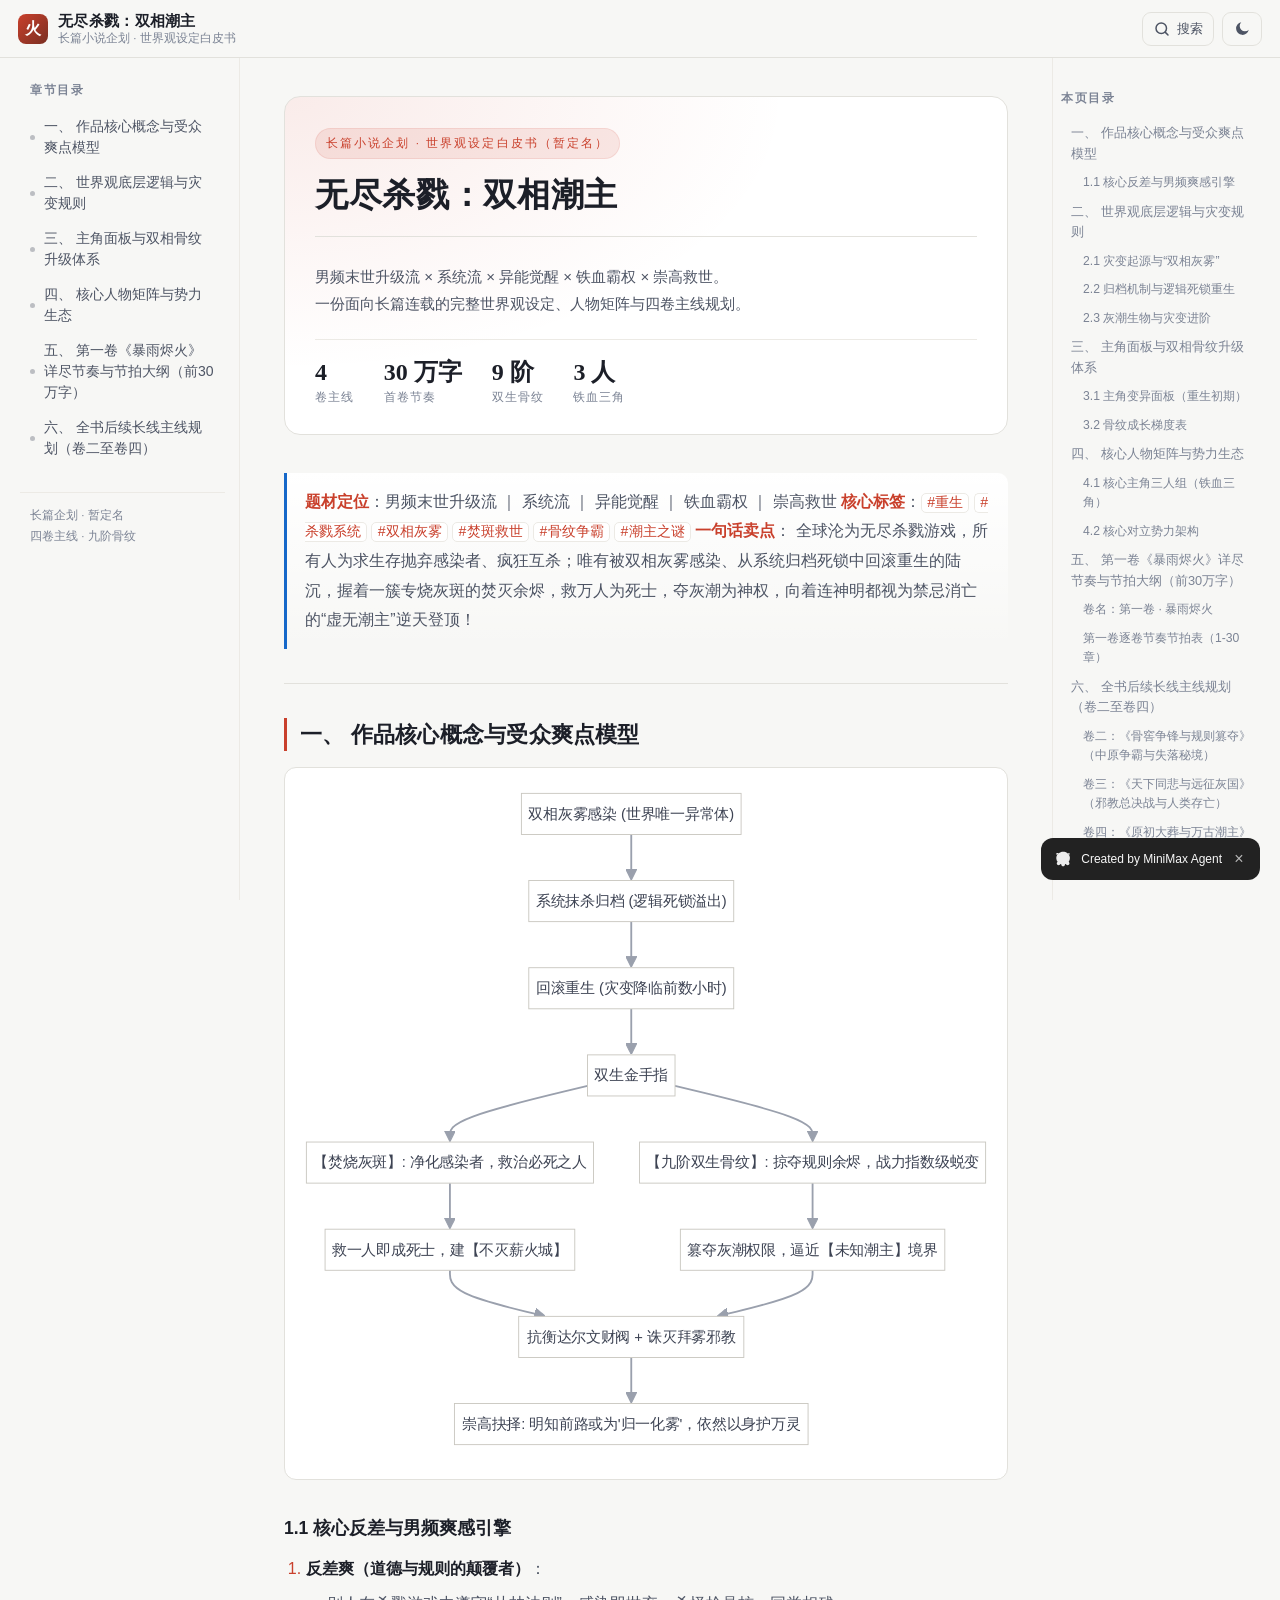
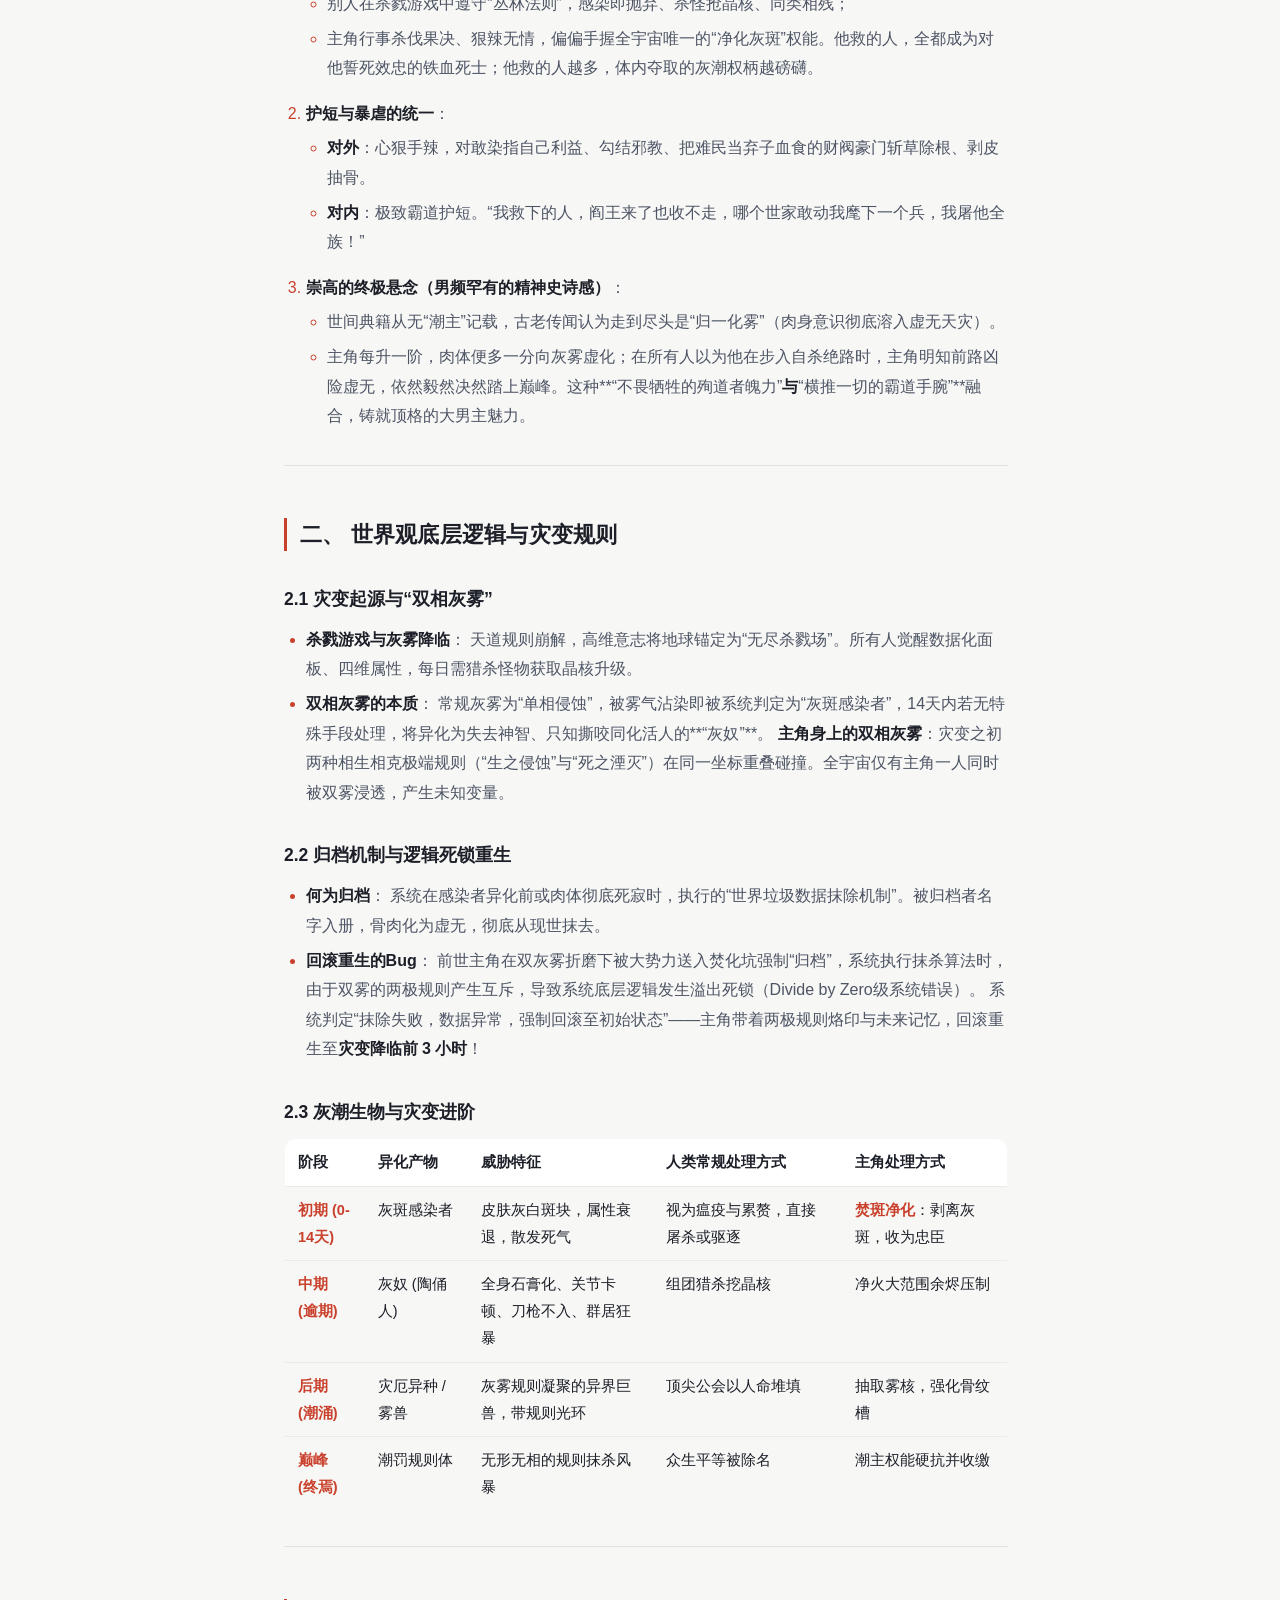
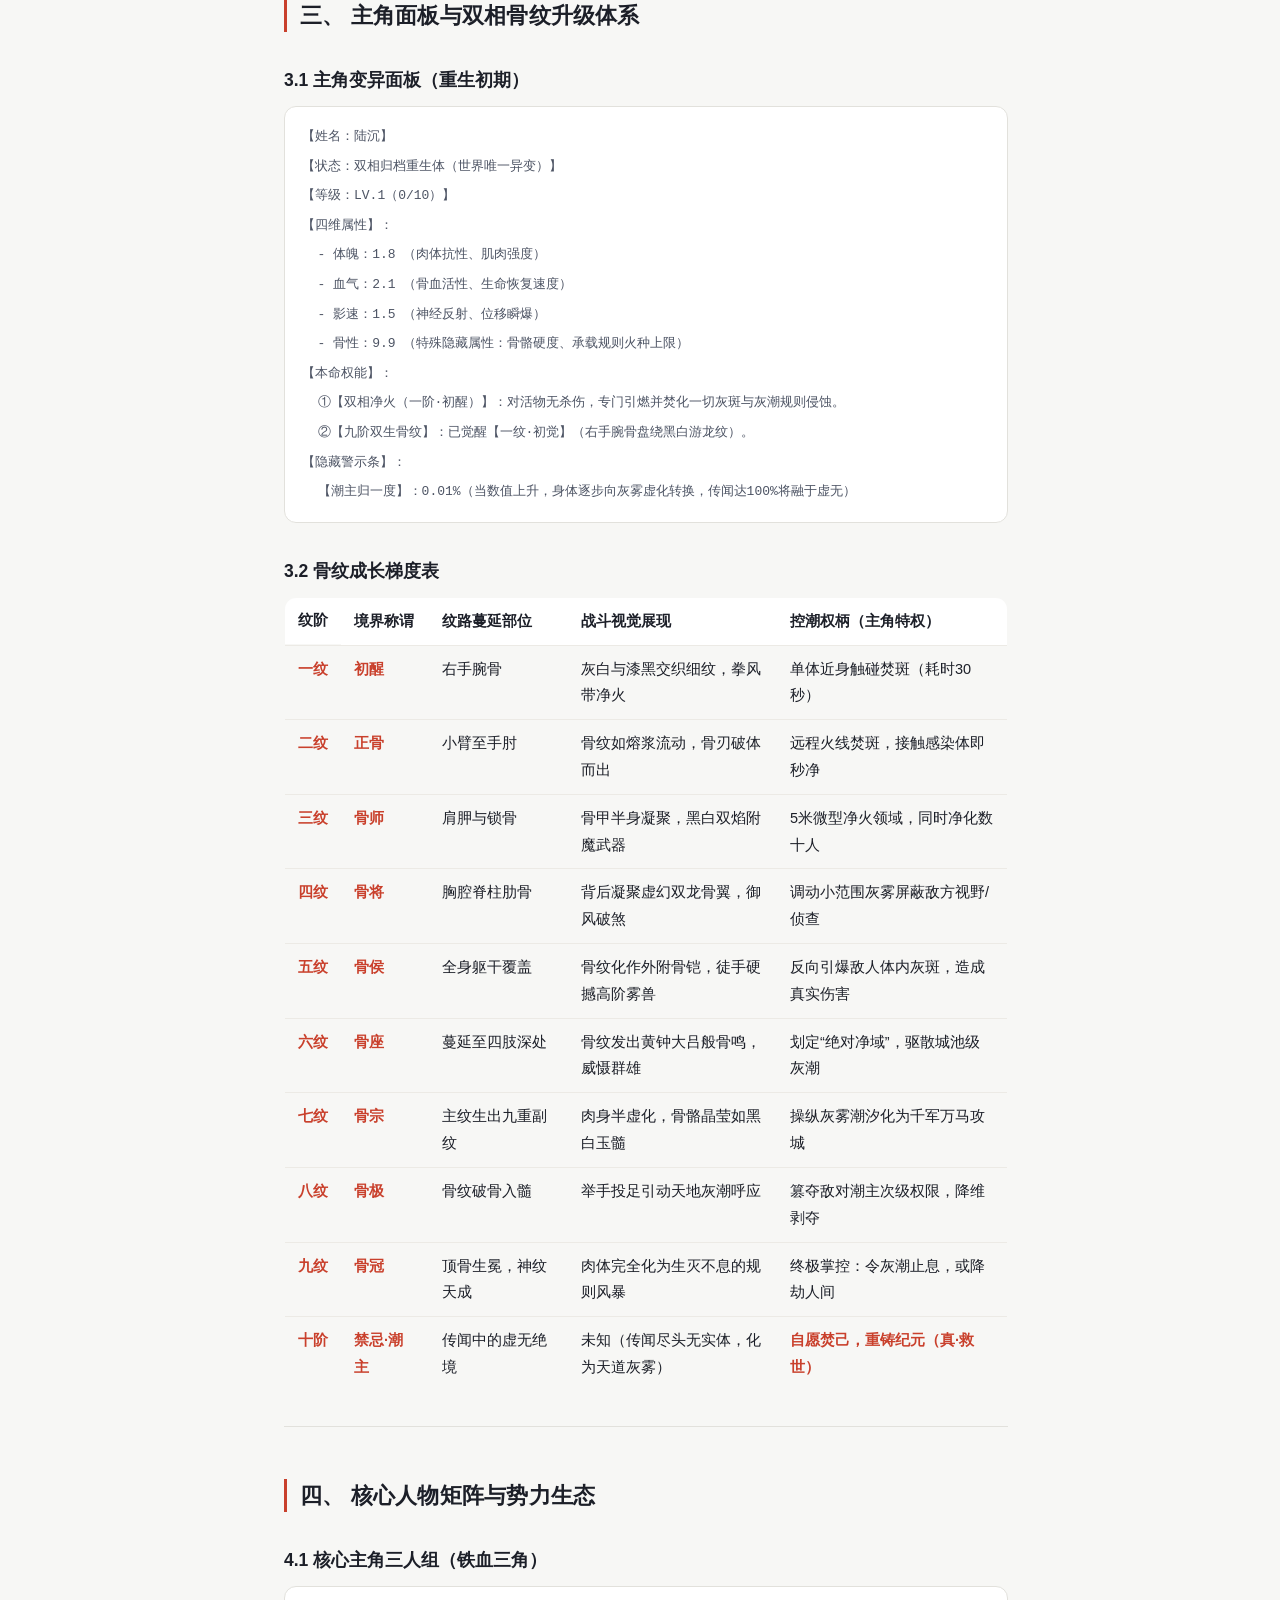
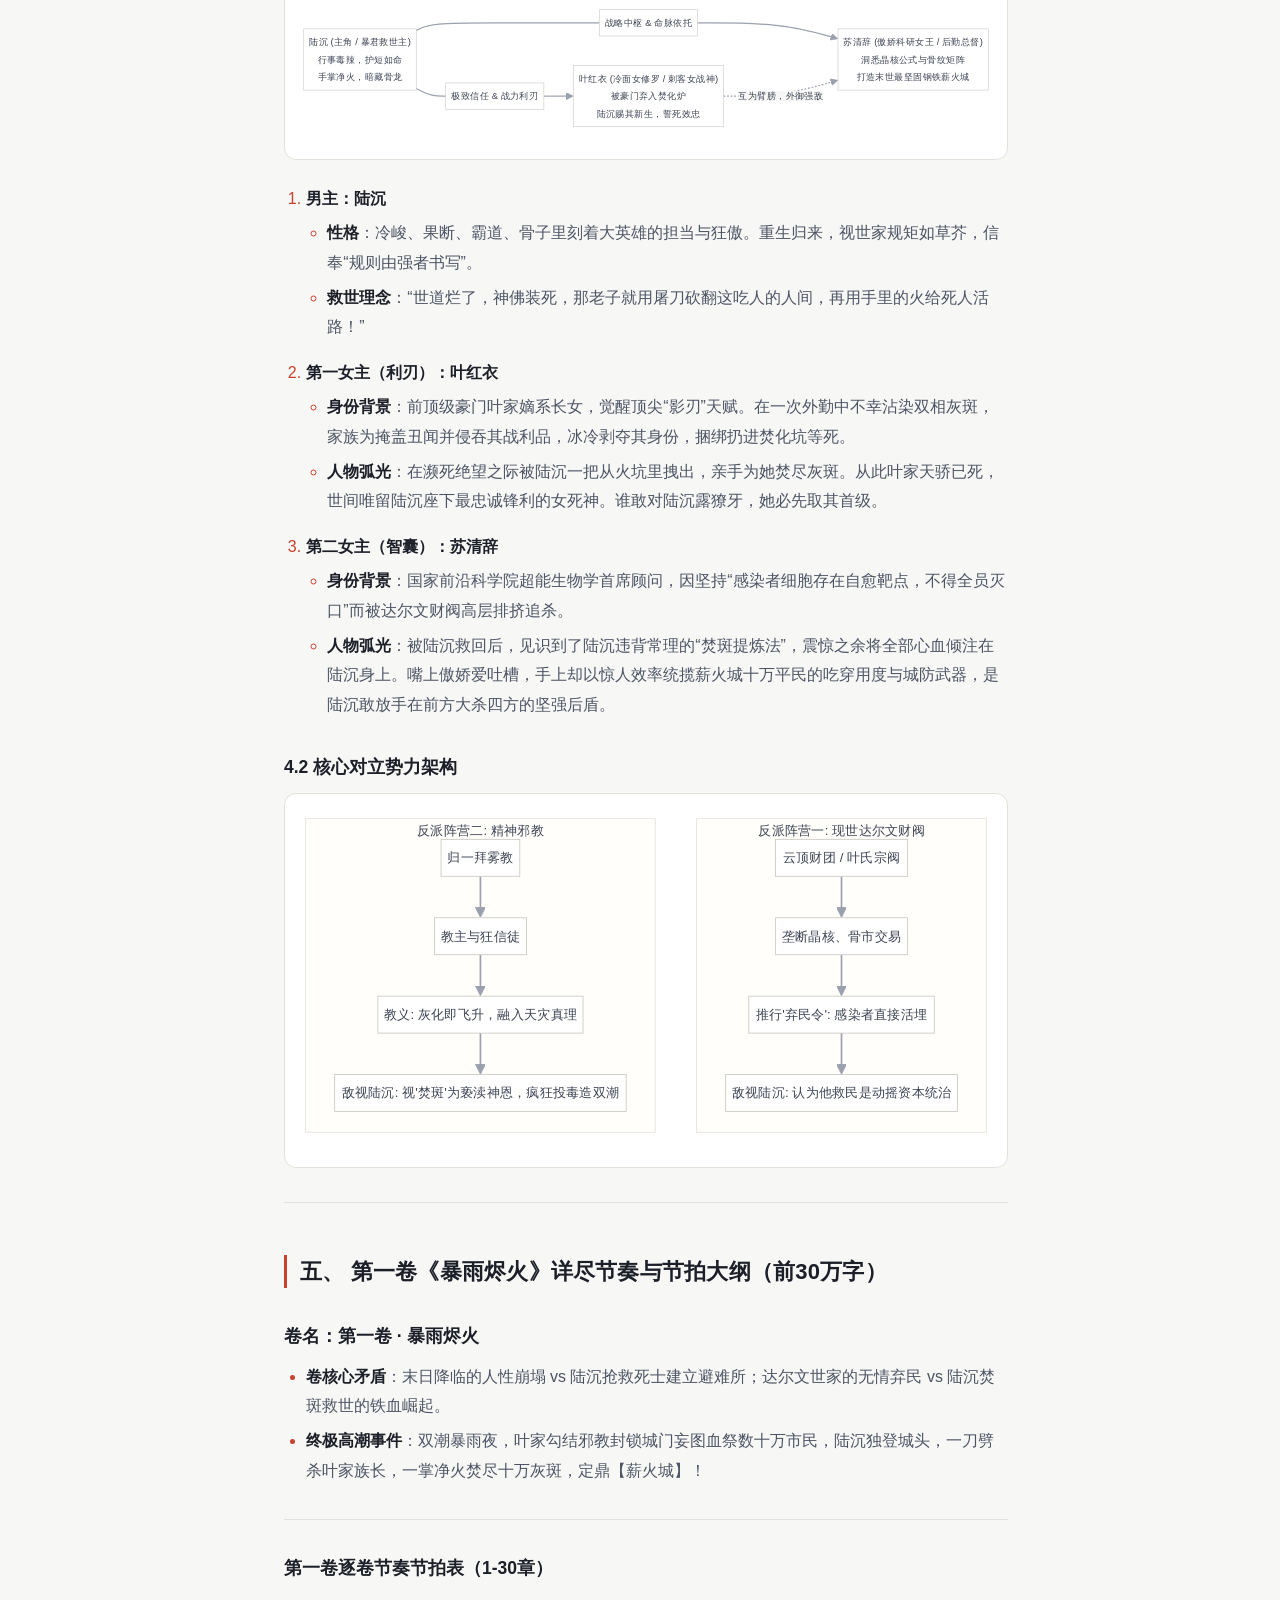
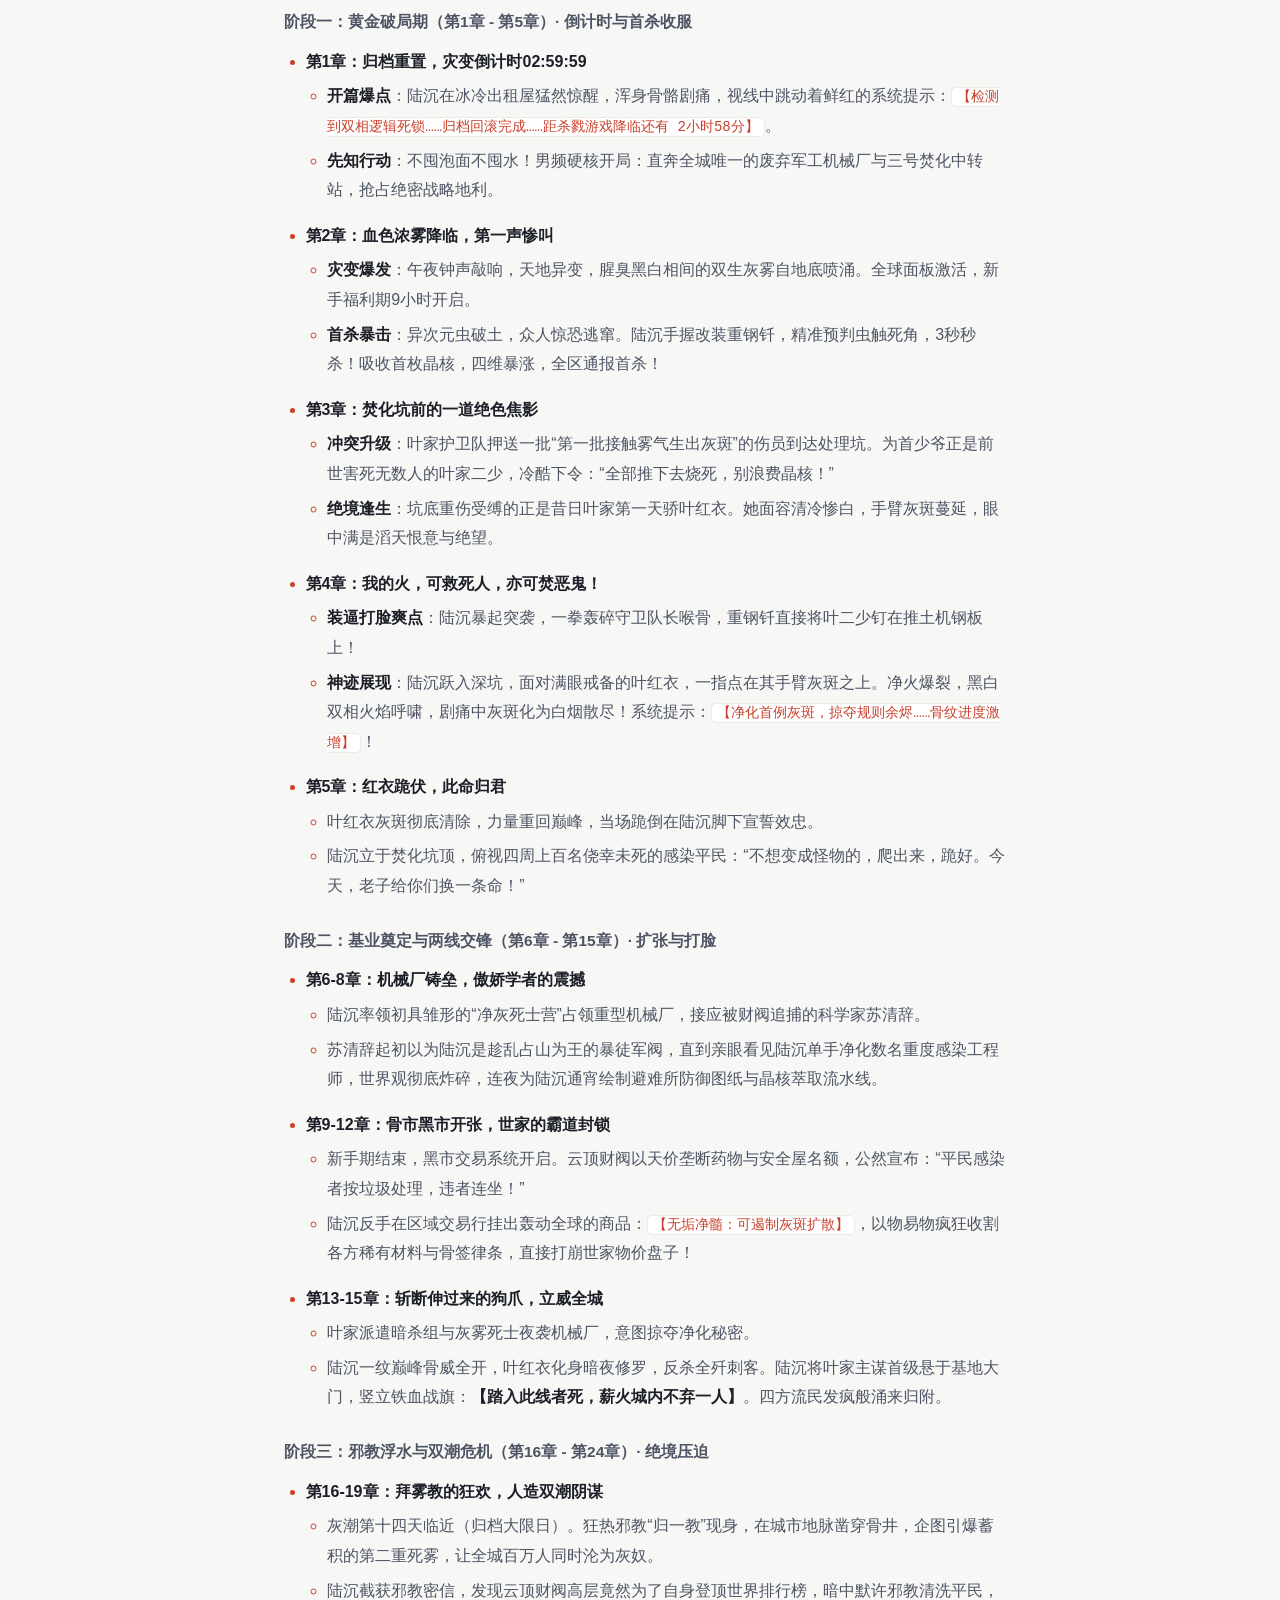
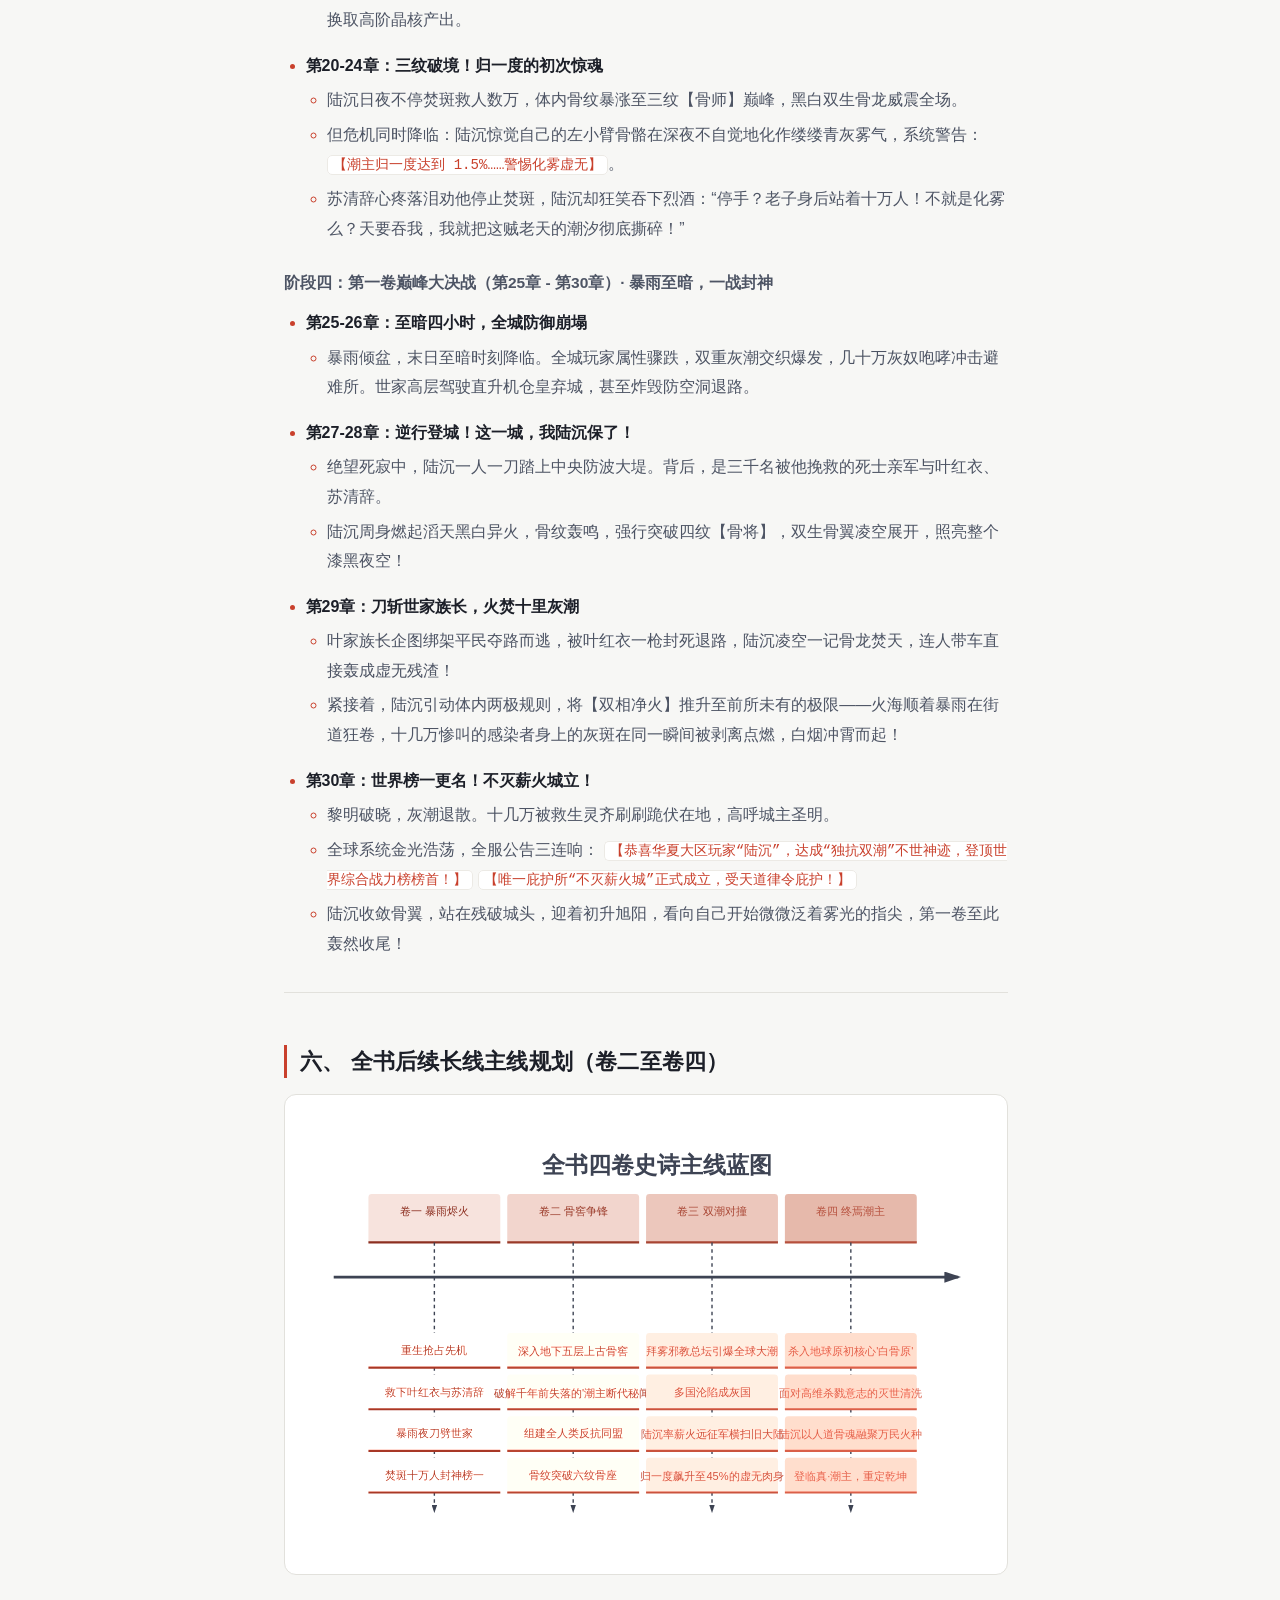
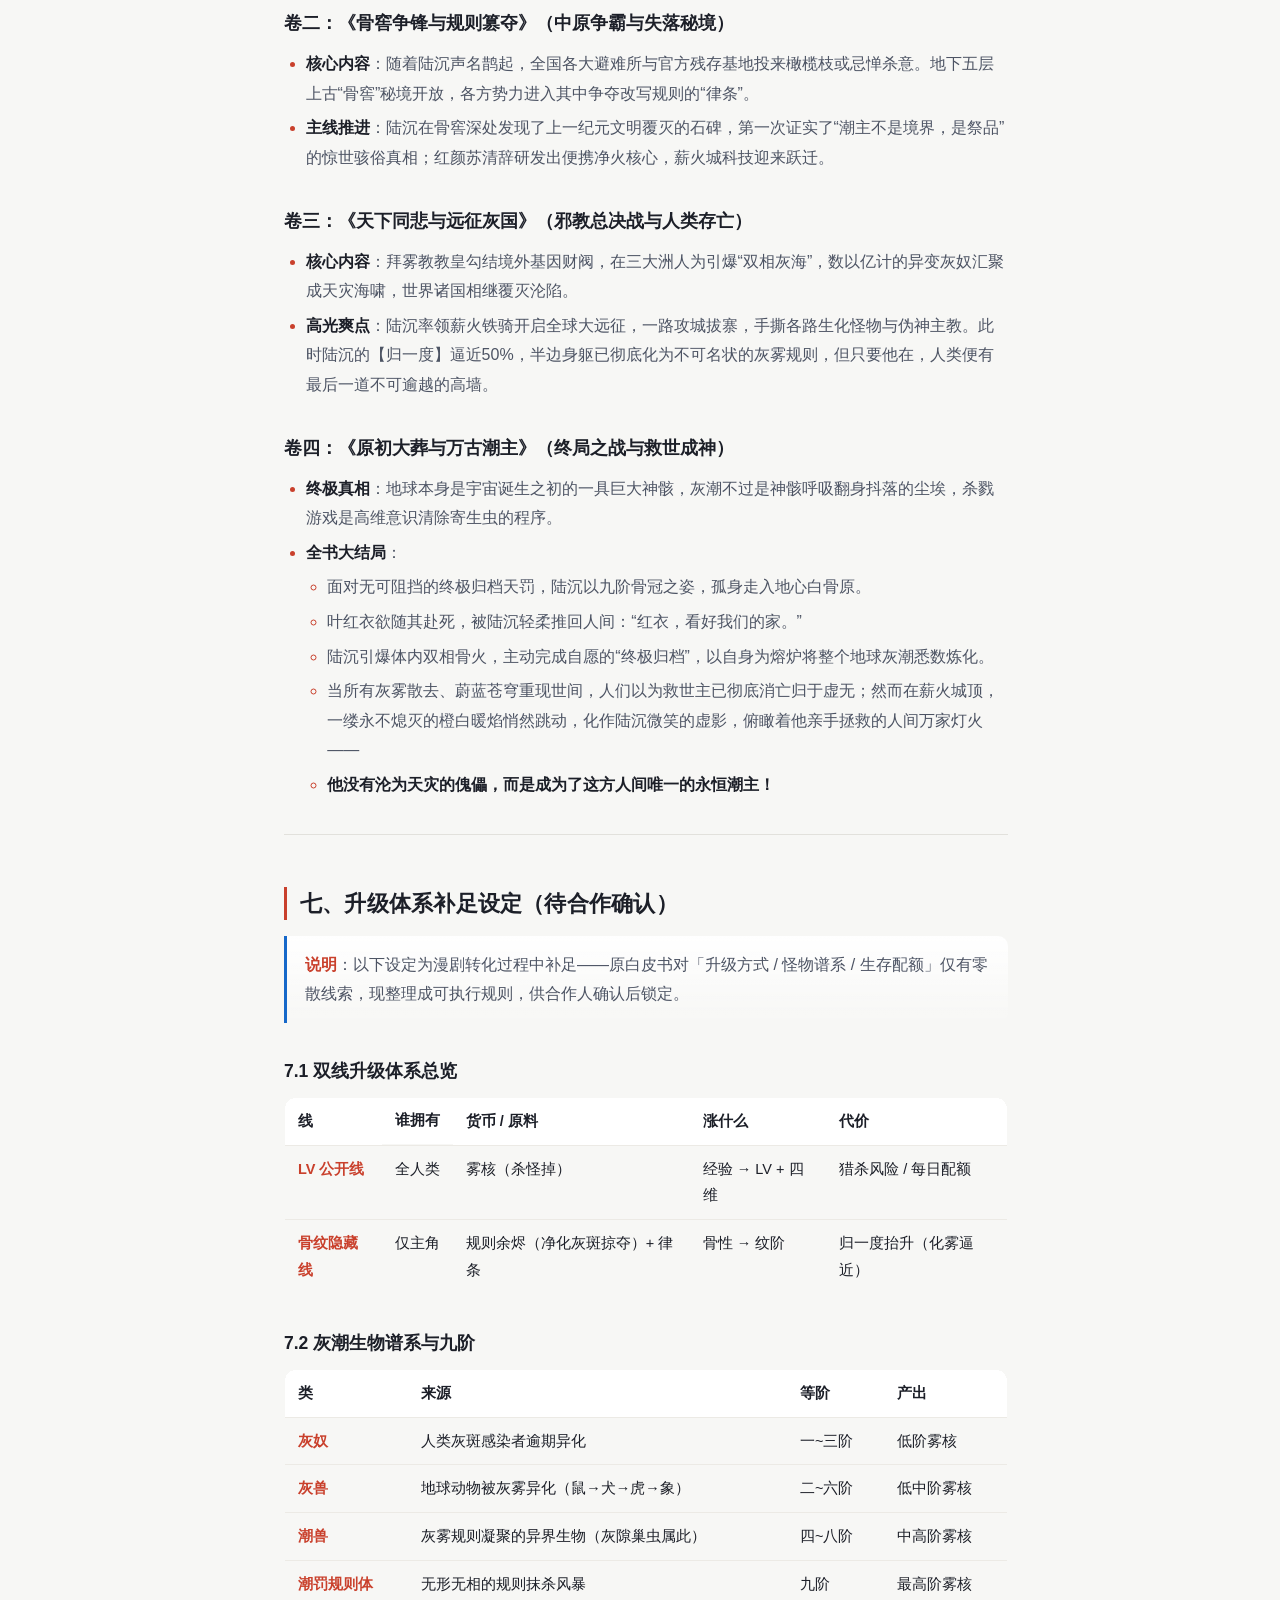
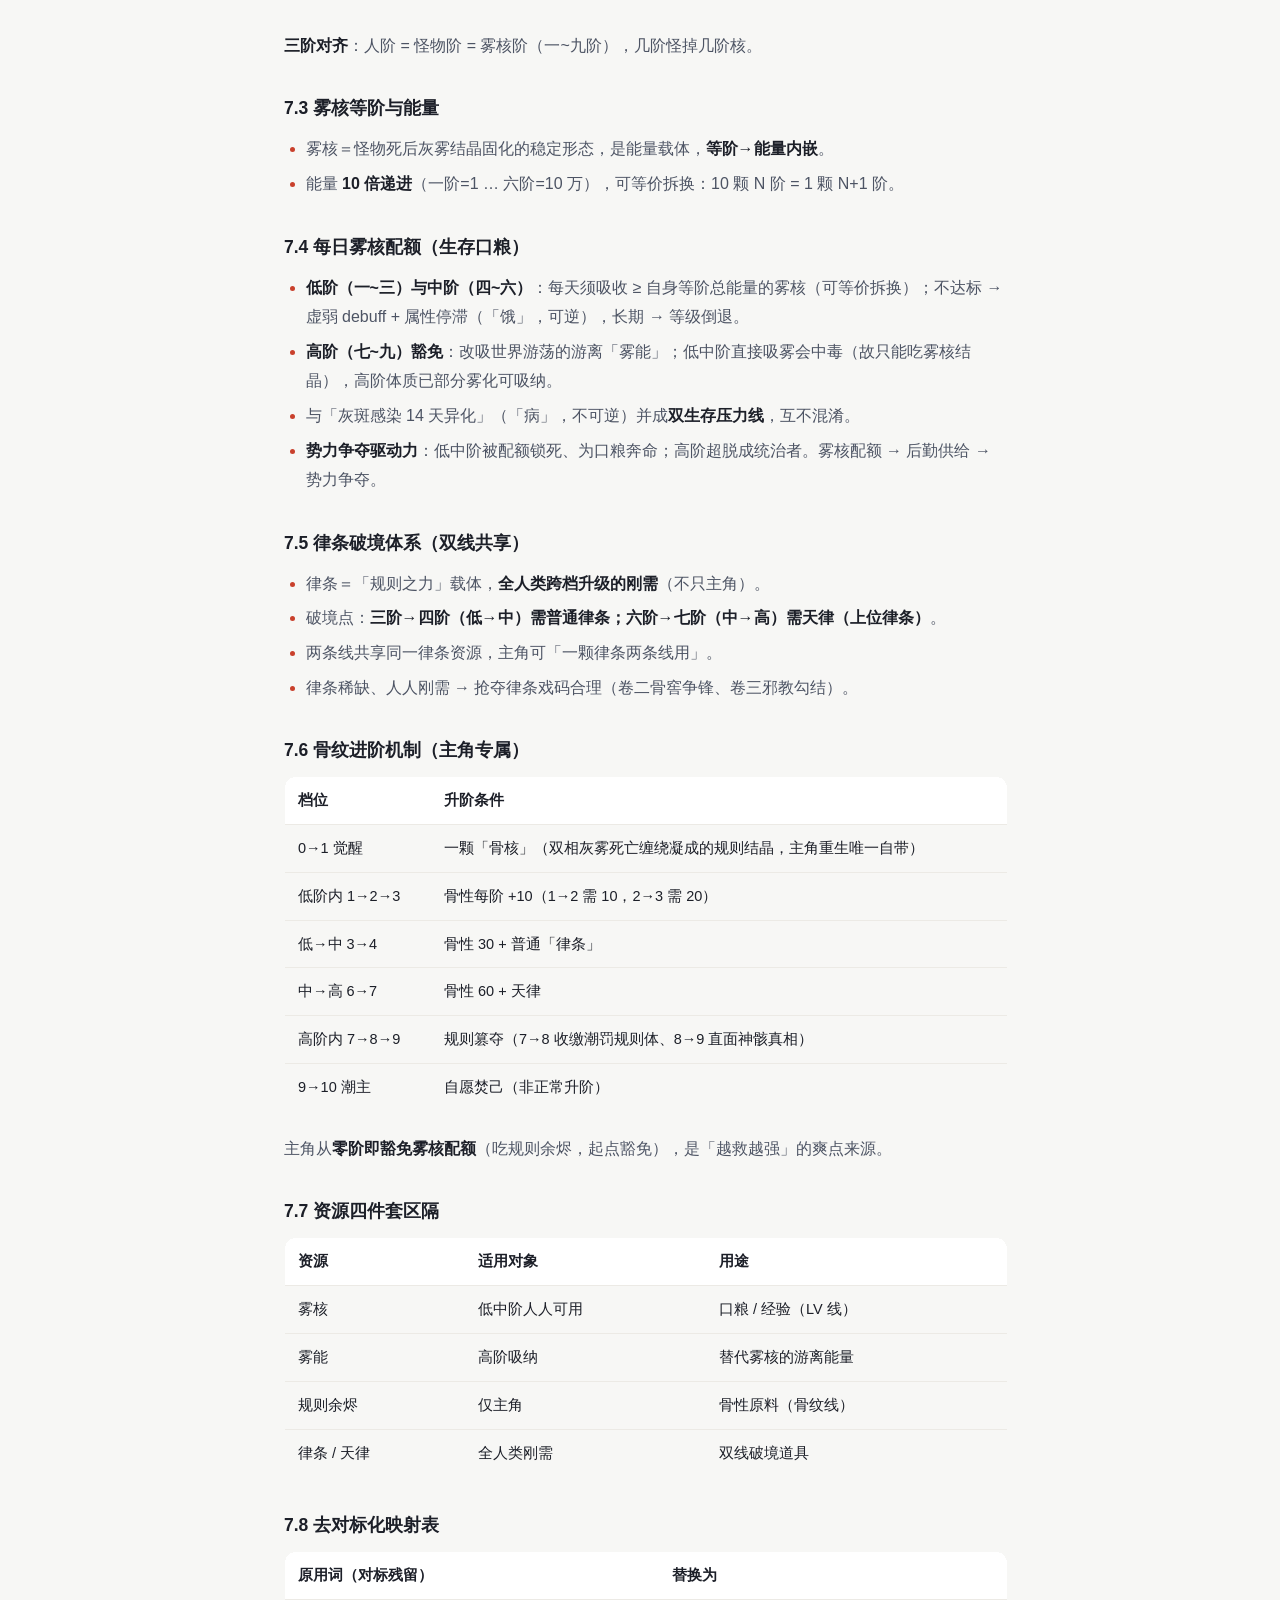
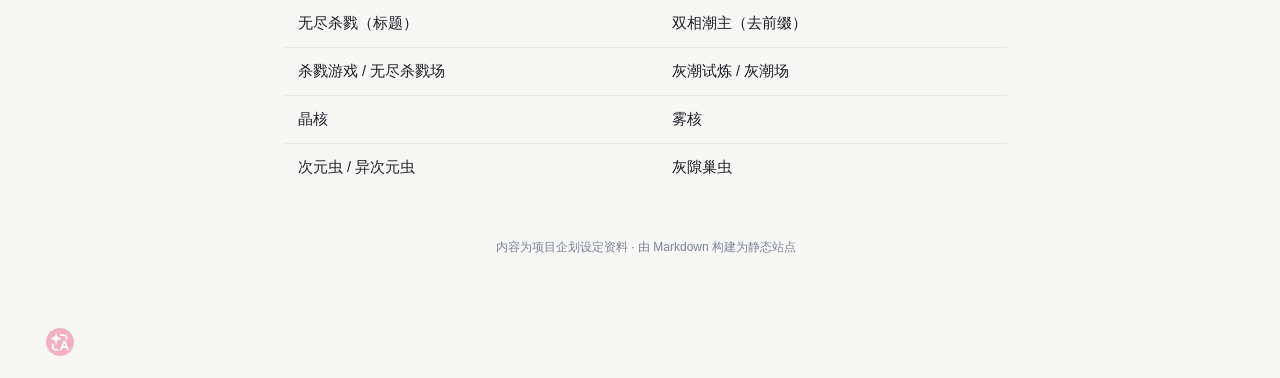
<file: 《无尽杀戮：双相潮主》· 长篇小说企划与世界观设定白皮书.html>
<!DOCTYPE html>
<!-- saved from url=(0164)https://bhp9ql9suum27.space.mcode.cn/#%E4%B8%89%E4%B8%BB%E8%A7%92%E9%9D%A2%E6%9D%BF%E4%B8%8E%E5%8F%8C%E7%9B%B8%E9%AA%A8%E7%BA%B9%E5%8D%87%E7%BA%A7%E4%BD%93%E7%B3%BB -->
<html lang="zh-CN" data-theme="light" data-immersive-translate-page-theme="light"><head><meta http-equiv="Content-Type" content="text/html; charset=UTF-8">

<meta name="viewport" content="width=device-width, initial-scale=1">
<title>《无尽杀戮：双相潮主》· 长篇小说企划与世界观设定白皮书</title>
<meta name="description" content="《无尽杀戮：双相潮主》长篇小说企划：世界观底层逻辑、双相灰雾灾变规则、九阶双生骨纹升级体系、核心人物矩阵与四卷主线大纲">
<meta property="og:title" content="《无尽杀戮：双相潮主》· 长篇小说企划与世界观设定白皮书">
<meta property="og:description" content="男频末世升级流 × 系统流 × 异能觉醒 × 铁血霸权 × 崇高救世。完整世界观设定与四卷主线规划。">
<meta property="og:type" content="article">
<link rel="icon" href="data:image/svg+xml,%3Csvg xmlns='http://www.w3.org/2000/svg' viewBox='0 0 64 64'%3E%3Crect width='64' height='64' rx='14' fill='%23e0533f'/%3E%3Ctext x='32' y='45' font-size='38' text-anchor='middle' fill='%23ffffff'%3E%E7%81%AB%3C/text%3E%3C/svg%3E">
<style>
:root{
  --bg:#0b0d12; --bg-soft:#11141c; --bg-elev:#161a24; --bg-hover:#1c2130;
  --fg:#e6e8ef; --fg-dim:#a6adbf; --fg-mute:#727b91;
  --line:#232838; --line-soft:#1b2030;
  --accent:#e0533f; --accent-soft:rgba(224,83,63,.14); --accent-2:#4aa8ff;
  --mark:rgba(224,83,63,.28);
  /* Mermaid 图形配色（CSS 变量统一管理，随主题切换） */
  --mg-node-bg:#161a24; --mg-node-border:#3a4254; --mg-fg:#c8cede;
  --mg-edge:#5c6579; --mg-edge-bg:#11141c;
  --mg-cluster-bg:#11141c; --mg-cluster-border:#232838;
  --mg-event-bg:#1b202c;
  --mg-sec-0-bg:#2a1410; --mg-sec-0-fg:#f0c4b6;
  --mg-sec-1-bg:#341915; --mg-sec-1-fg:#e8b3a3;
  --mg-sec-2-bg:#3f1f1a; --mg-sec-2-fg:#dfa290;
  --mg-sec-3-bg:#4a2620; --mg-sec-3-fg:#d6917d;
  --mg-sec-4-bg:#55302a; --mg-sec-4-fg:#cd8070;
  --radius:12px; --sidebar-w:240px; --toc-w:228px; --topbar-h:58px;
  --sans:-apple-system,BlinkMacSystemFont,"PingFang SC","Hiragino Sans GB","Microsoft YaHei","Noto Sans SC",sans-serif;
  --serif:"Songti SC","Noto Serif SC","Source Han Serif SC",Georgia,serif;
  --mono:"SF Mono",Menlo,Consolas,"Liberation Mono",monospace;
}
html[data-theme="light"]{
  --bg:#f7f7f5; --bg-soft:#fff; --bg-elev:#fff; --bg-hover:#f0efec;
  --fg:#1c1f28; --fg-dim:#4d5464; --fg-mute:#7b8394;
  --line:#e2e1dc; --line-soft:#eceae5;
  --accent:#c9402c; --accent-soft:rgba(201,64,44,.1); --accent-2:#1668c9;
  --mark:rgba(201,64,44,.2);
  --mg-node-bg:#ffffff; --mg-node-border:#c9c7c0; --mg-fg:#3d4353;
  --mg-edge:#9aa0ad; --mg-edge-bg:#f7f7f5;
  --mg-cluster-bg:#fffefb; --mg-cluster-border:#e2e1dc;
  --mg-event-bg:#f1efea;
  --mg-sec-0-bg:#f7e3dd; --mg-sec-0-fg:#8c2f20;
  --mg-sec-1-bg:#f2d5cd; --mg-sec-1-fg:#9a3a29;
  --mg-sec-2-bg:#ecc7bc; --mg-sec-2-fg:#a84533;
  --mg-sec-3-bg:#e6b9ab; --mg-sec-3-fg:#b6503d;
  --mg-sec-4-bg:#dfab9b; --mg-sec-4-fg:#c25c46;
}
*{box-sizing:border-box}
html{scroll-behavior:smooth;scroll-padding-top:calc(var(--topbar-h) + 16px)}
body{
  margin:0;background:var(--bg);color:var(--fg);font-family:var(--sans);
  font-size:16px;line-height:1.85;-webkit-font-smoothing:antialiased;
}
a{color:inherit;text-decoration:none}
.progress{position:fixed;top:0;left:0;height:2px;width:0;background:linear-gradient(90deg,var(--accent),var(--accent-2));z-index:100;transition:width .1s linear}

/* topbar */
.topbar{
  position:sticky;top:0;z-index:60;height:var(--topbar-h);
  display:flex;align-items:center;gap:14px;padding:0 18px;
  background:color-mix(in srgb,var(--bg) 86%,transparent);
  backdrop-filter:saturate(180%) blur(12px);
  border-bottom:1px solid var(--line);
}
.brand{display:flex;align-items:center;gap:10px;min-width:0}
.brand-mark{
  width:30px;height:30px;flex:none;display:grid;place-items:center;border-radius:8px;
  background:linear-gradient(135deg,var(--accent),#7a2f22);color:#fff;
  font-family:var(--serif);font-weight:700;font-size:16px;
}
.brand-text{display:flex;flex-direction:column;line-height:1.25;min-width:0}
.brand-text strong{font-size:15px;letter-spacing:.02em}
.brand-text em{font-style:normal;font-size:11.5px;color:var(--fg-mute);white-space:nowrap;overflow:hidden;text-overflow:ellipsis}
.topbar-actions{margin-left:auto;display:flex;align-items:center;gap:8px}
.icon-btn{
  display:inline-flex;align-items:center;gap:6px;height:34px;padding:0 10px;
  background:transparent;border:1px solid var(--line);border-radius:9px;color:var(--fg-dim);
  cursor:pointer;font-size:13px;font-family:inherit;transition:.16s;
}
.icon-btn:hover{background:var(--bg-hover);color:var(--fg);border-color:var(--fg-mute)}
.btn-label{font-size:13px}
.menu-btn{display:none}

/* layout */
.layout{display:flex;align-items:flex-start;max-width:1440px;margin:0 auto}
.sidebar{
  width:var(--sidebar-w);flex:none;position:sticky;top:var(--topbar-h);
  height:calc(100vh - var(--topbar-h));overflow-y:auto;
  padding:22px 14px 26px 20px;border-right:1px solid var(--line-soft);
}
.nav-group{margin-bottom:22px}
.nav-group-title{
  font-size:11.5px;letter-spacing:.14em;color:var(--fg-mute);
  text-transform:uppercase;margin:0 0 8px 10px;font-weight:600;
}
.nav-group ul{list-style:none;margin:0;padding:0}
.nav-group a{
  display:flex;align-items:center;gap:9px;padding:7px 10px;border-radius:8px;
  font-size:14px;color:var(--fg-dim);transition:.14s;line-height:1.5;
}
.nav-group a:hover{background:var(--bg-hover);color:var(--fg)}
.nav-group a .dot{width:5px;height:5px;border-radius:50%;background:currentColor;opacity:.35;flex:none}
.nav-group a.active{background:var(--accent-soft);color:var(--accent);font-weight:600}
.nav-group a.active .dot{opacity:1}
.sidebar-foot{
  margin-top:26px;padding:12px 10px;border-top:1px solid var(--line-soft);
  font-size:11.5px;color:var(--fg-mute);line-height:1.8;
}
.scrim{display:none}

/* main */
.main{flex:1;min-width:0;padding:38px 44px 70px}
/* 本页为图表密集型白皮书：正文保持 820px 可读行宽，图表/表格放宽到 1000px */
.doc{max-width:1000px}
.doc > p,
.doc > ul,
.doc > ol,
.doc > blockquote,
.doc > h2,
.doc > h3,
.doc > h4,
.doc > .hero,
.doc > pre{max-width:820px}
.doc-wide{max-width:1000px}
.layout-wide{max-width:1720px}

/* 角色设定图：定妆肖像 + 三视图并排 */
.char-art{
  display:grid;grid-template-columns:minmax(0,300px) minmax(0,1fr);
  gap:16px;align-items:start;margin:16px 0 10px;
}
.char-art figure{
  margin:0;border:1px solid var(--line);border-radius:12px;overflow:hidden;
  background:var(--bg-elev);
}
.char-art img{display:block;width:100%;height:auto}
.char-art figcaption{
  padding:8px 12px;font-size:12.5px;color:var(--fg-mute);line-height:1.6;
  border-top:1px solid var(--line-soft);
}
.char-art .ca-p img{aspect-ratio:9/16;object-fit:cover}
.char-art .ca-t img{aspect-ratio:16/9;object-fit:cover;background:#fff}
@media (max-width:820px){
  .char-art{grid-template-columns:1fr}
  .char-art .ca-p img{aspect-ratio:auto}
}
.hero{
  border:1px solid var(--line);border-radius:16px;padding:30px 30px 26px;margin-bottom:38px;
  background:
    radial-gradient(120% 140% at 0% 0%,var(--accent-soft),transparent 58%),
    var(--bg-soft);
}
.hero-kicker{
  display:inline-block;font-size:11.5px;letter-spacing:.18em;color:var(--accent);
  border:1px solid var(--accent-soft);background:var(--accent-soft);
  padding:4px 10px;border-radius:999px;margin-bottom:14px;
}
.hero-title{
  font-family:var(--serif);font-size:44px;line-height:1.15;margin:0 0 12px;
  letter-spacing:.06em;font-weight:700;
}
.hero-sub{color:var(--fg-dim);font-size:15px;max-width:62ch;line-height:1.8}
.hero-stats{display:flex;gap:30px;margin-top:22px;padding-top:18px;border-top:1px solid var(--line-soft)}
.hero-stats div{display:flex;flex-direction:column}
.hero-stats b{font-size:24px;font-family:var(--serif);color:var(--fg);line-height:1.2}
.hero-stats span{font-size:11.5px;color:var(--fg-mute);letter-spacing:.08em}

/* prose */
.doc h1{
  font-family:var(--serif);font-size:33px;line-height:1.35;margin:0 0 26px;
  padding-bottom:18px;border-bottom:1px solid var(--line);letter-spacing:.02em;font-weight:700;
}
.doc h2{
  font-size:22px;line-height:1.5;margin:52px 0 16px;padding-left:13px;
  border-left:3px solid var(--accent);font-weight:650;letter-spacing:.01em;
}
.doc h3{font-size:17.5px;line-height:1.6;margin:34px 0 12px;color:var(--fg);font-weight:650}
.doc h4{font-size:15.5px;margin:26px 0 10px;color:var(--fg-dim)}
.doc h2:first-of-type,.doc h3:first-of-type{margin-top:34px}
.doc p{margin:0 0 15px;color:var(--fg-dim)}
.doc strong{color:var(--fg);font-weight:650}
.doc em{color:var(--fg-dim);font-style:italic}
.doc a{
  color:var(--accent-2);border-bottom:1px solid color-mix(in srgb,var(--accent-2) 35%,transparent);
  transition:.14s;padding-bottom:1px;
}
.doc a:hover{border-bottom-color:var(--accent-2)}
.doc ul,.doc ol{margin:0 0 16px;padding-left:1.35em;color:var(--fg-dim)}
.doc li{margin:5px 0}
.doc li::marker{color:var(--accent)}
.doc hr{border:0;height:1px;background:var(--line);margin:34px 0}
.doc blockquote{
  margin:0 0 20px;padding:14px 18px;border-left:3px solid var(--accent);
  background:var(--bg-soft);border-radius:0 10px 10px 0;color:var(--fg-dim);
}
.doc blockquote p:last-child{margin-bottom:0}
.doc code{
  font-family:var(--mono);font-size:.88em;background:var(--bg-elev);
  border:1px solid var(--line-soft);border-radius:5px;padding:1px 5px;color:var(--accent);
}
.doc pre{
  margin:0 0 20px;padding:15px 17px;background:var(--bg-elev);
  border:1px solid var(--line);border-radius:var(--radius);overflow-x:auto;
}
.doc pre code{background:none;border:0;padding:0;color:var(--fg-dim);font-size:13px;line-height:1.7}
.doc pre{position:relative}
.doc .mermaid{
  margin:0 0 24px;padding:18px 14px;border:1px solid var(--line);border-radius:var(--radius);
  background:var(--bg-soft);overflow-x:auto;text-align:center;
}
.doc .mermaid svg{max-width:100%;height:auto}
/* Mermaid 内部 <style> 用 #id 选择器（特异性远高于类链），故此处一律 !important 才能覆盖 */
.doc .mermaid .node rect,
.doc .mermaid .node circle,
.doc .mermaid .node ellipse,
.doc .mermaid .node polygon,
.doc .mermaid .node path{fill:var(--mg-node-bg)!important;stroke:var(--mg-node-border)!important}
.doc .mermaid .label,
.doc .mermaid .label text,
.doc .mermaid span,
.doc .mermaid p,
.doc .mermaid .cluster-label,
.doc .mermaid .nodeLabel,
.doc .mermaid .edgeLabel{
  fill:var(--mg-fg)!important;color:var(--mg-fg)!important;
  font-family:var(--sans)!important;
}
.doc .mermaid .edgePath .path,
.doc .mermaid .flowchart-link{stroke:var(--mg-edge)!important}
.doc .mermaid .edgeLabel,
.doc .mermaid .edgeLabel rect,
.doc .mermaid .edgeLabel .label{fill:var(--mg-edge-bg)!important;color:var(--mg-fg)!important}
.doc .mermaid .marker path{fill:var(--mg-edge)!important;stroke:var(--mg-edge)!important}
.doc .mermaid .cluster rect,
.doc .mermaid .cluster polygon{fill:var(--mg-cluster-bg)!important;stroke:var(--mg-cluster-border)!important}
.doc .mermaid .cluster-label{color:var(--mg-fg)!important;fill:var(--mg-fg)!important;font-family:var(--sans)!important}
/* timeline：事件条 / 分段线 */
.doc .mermaid .node-bkg{fill:var(--mg-event-bg)!important}
.doc .mermaid .eventWrapper text{fill:var(--mg-fg)!important}
.doc .mermaid .section--1 rect,
.doc .mermaid .section--1 path,
.doc .mermaid .section--1 circle{fill:var(--mg-sec-0-bg)!important}
.doc .mermaid .section--1 text{fill:var(--mg-sec-0-fg)!important}
.doc .mermaid .section-0 rect,
.doc .mermaid .section-0 path,
.doc .mermaid .section-0 circle{fill:var(--mg-sec-1-bg)!important}
.doc .mermaid .section-0 text{fill:var(--mg-sec-1-fg)!important}
.doc .mermaid .section-1 rect,
.doc .mermaid .section-1 path,
.doc .mermaid .section-1 circle{fill:var(--mg-sec-2-bg)!important}
.doc .mermaid .section-1 text{fill:var(--mg-sec-2-fg)!important}
.doc .mermaid .section-2 rect,
.doc .mermaid .section-2 path,
.doc .mermaid .section-2 circle{fill:var(--mg-sec-3-bg)!important}
.doc .mermaid .section-2 text{fill:var(--mg-sec-3-fg)!important}
.doc .mermaid .section-3 rect,
.doc .mermaid .section-3 path,
.doc .mermaid .section-3 circle{fill:var(--mg-sec-4-bg)!important}
.doc .mermaid .section-3 text{fill:var(--mg-sec-4-fg)!important}
.doc .mermaid .section-edge--1{stroke:var(--mg-sec-0-bg)!important}
.doc .mermaid .section-edge-0{stroke:var(--mg-sec-1-bg)!important}
.doc .mermaid .section-edge-1{stroke:var(--mg-sec-2-bg)!important}
.doc .mermaid .section-edge-2{stroke:var(--mg-sec-3-bg)!important}
.doc .mermaid .section-edge-3{stroke:var(--mg-sec-4-bg)!important}
.doc .mermaid line.node-line--1{stroke:var(--mg-sec-0-fg)!important}
.doc .mermaid line.node-line-0{stroke:var(--mg-sec-1-fg)!important}
.doc .mermaid line.node-line-1{stroke:var(--mg-sec-2-fg)!important}
.doc .mermaid line.node-line-2{stroke:var(--mg-sec-3-fg)!important}
.doc .mermaid line.node-line-3{stroke:var(--mg-sec-4-fg)!important}
.copy-btn{
  position:absolute;top:8px;right:8px;padding:4px 10px;font-size:11.5px;font-family:inherit;
  background:var(--bg);border:1px solid var(--line);border-radius:7px;
  color:var(--fg-mute);cursor:pointer;opacity:0;transition:.16s;
}
.doc pre:hover .copy-btn{opacity:1}
.copy-btn:hover{color:var(--accent);border-color:var(--accent)}
.doc table{
  width:100%;border-collapse:collapse;margin:0 0 22px;font-size:14.5px;
  border:1px solid var(--line);border-radius:var(--radius);overflow:hidden;
}
.doc th,.doc td{padding:10px 13px;border-bottom:1px solid var(--line-soft);text-align:left;vertical-align:top}
.doc th{background:var(--bg-elev);color:var(--fg);font-weight:650;white-space:nowrap}
.doc tr:last-child td{border-bottom:0}
.doc tbody tr:hover{background:var(--bg-hover)}
.doc td strong{color:var(--accent)}
mark{background:var(--mark);color:inherit;border-radius:3px;padding:0 2px}

/* prevnext */
.prevnext{display:flex;gap:14px;margin:56px 0 0;padding-top:26px;border-top:1px solid var(--line);max-width:820px}
.pn{
  flex:1;min-width:0;padding:13px 16px;border:1px solid var(--line);border-radius:var(--radius);
  background:var(--bg-soft);transition:.16s;display:flex;flex-direction:column;gap:3px;
}
.pn:hover{border-color:var(--accent);background:var(--bg-hover)}
.pn.next{text-align:right}
.pn span{font-size:11.5px;color:var(--fg-mute)}
.pn strong{font-size:14px;color:var(--fg);font-weight:600;overflow:hidden;text-overflow:ellipsis;white-space:nowrap}
.site-foot{margin-top:44px;font-size:12px;color:var(--fg-mute);text-align:center}

/* toc */
.toc{
  width:var(--toc-w);flex:none;position:sticky;top:var(--topbar-h);
  max-height:calc(100vh - var(--topbar-h));overflow-y:auto;
  padding:30px 20px 40px 8px;border-left:1px solid var(--line-soft);
}
.toc-title{
  font-size:11.5px;letter-spacing:.14em;color:var(--fg-mute);font-weight:600;
  margin-bottom:10px;text-transform:uppercase;
}
.toc ul{list-style:none;margin:0;padding:0}
.toc li{margin:1px 0}
.toc a{
  display:block;font-size:12.8px;line-height:1.6;color:var(--fg-mute);padding:4px 8px;
  border-radius:6px;border-left:2px solid transparent;transition:.14s;
}
.toc a:hover{color:var(--fg);background:var(--bg-hover)}
.toc a.active{color:var(--accent);border-left-color:var(--accent);background:var(--accent-soft)}
.toc .lv3 a{padding-left:20px;font-size:12.2px}

/* search */
.search-modal{
  position:fixed;inset:0;z-index:200;background:rgba(0,0,0,.55);
  backdrop-filter:blur(3px);display:flex;justify-content:center;padding:12vh 20px 20px;
}
.search-modal[hidden]{display:none}
.search-box{
  width:min(640px,100%);max-height:70vh;display:flex;flex-direction:column;
  background:var(--bg-elev);border:1px solid var(--line);border-radius:14px;
  box-shadow:0 24px 70px rgba(0,0,0,.45);overflow:hidden;
}
.search-input-row{
  display:flex;align-items:center;gap:10px;padding:13px 15px;
  border-bottom:1px solid var(--line);color:var(--fg-mute);
}
.search-input-row input{
  flex:1;background:none;border:0;outline:0;color:var(--fg);
  font-size:15px;font-family:inherit;
}
.search-input-row input::placeholder{color:var(--fg-mute)}
.search-results{overflow-y:auto;padding:8px}
.sr-item{padding:11px 12px;border-radius:9px;cursor:pointer;border:1px solid transparent}
.sr-item:hover,.sr-item.sel{background:var(--bg-hover);border-color:var(--line)}
.sr-title{font-size:14px;color:var(--fg);font-weight:600;display:flex;gap:8px;align-items:baseline}
.sr-title .badge{
  font-size:10.5px;color:var(--accent);background:var(--accent-soft);
  padding:2px 7px;border-radius:999px;font-weight:500;flex:none;
}
.sr-title .sr-count{font-size:11.5px;color:var(--fg-mute);font-weight:400;margin-left:auto;flex:none}
.sr-snippet{font-size:12.8px;color:var(--fg-mute);margin-top:4px;line-height:1.65;
  display:-webkit-box;-webkit-line-clamp:2;-webkit-box-orient:vertical;overflow:hidden}
.sr-empty{padding:26px;text-align:center;color:var(--fg-mute);font-size:13.5px}

.totop{
  position:fixed;right:26px;bottom:26px;width:40px;height:40px;border-radius:50%;
  background:var(--bg-elev);border:1px solid var(--line);color:var(--fg-dim);
  font-size:17px;cursor:pointer;opacity:0;pointer-events:none;transition:.2s;z-index:50;
}
.totop.show{opacity:1;pointer-events:auto}
.totop:hover{color:var(--accent);border-color:var(--accent)}

/* responsive */
@media (max-width:1180px){
  .toc{display:none}
}
@media (max-width:900px){
  .menu-btn{display:inline-flex}
  .sidebar{
    position:fixed;left:0;top:var(--topbar-h);z-index:70;width:280px;
    background:var(--bg-soft);transform:translateX(-100%);transition:transform .24s;
  }
  .sidebar.open{transform:none;box-shadow:0 0 40px rgba(0,0,0,.4)}
  .scrim{display:block;position:fixed;inset:var(--topbar-h) 0 0;background:rgba(0,0,0,.5);
    opacity:0;pointer-events:none;transition:.24s;z-index:65}
  .scrim.open{opacity:1;pointer-events:auto}
  .main{padding:26px 20px 60px}
  .hero{padding:22px}
  .hero-title{font-size:33px}
  .doc h1{font-size:26px}
  .doc h2{font-size:19px}
  .btn-label{display:none}
}
@media (max-width:520px){
  body{font-size:15.5px}
  .prevnext{flex-direction:column}
  .pn.next{text-align:left}
  .hero-stats{gap:20px}
}
@media print{
  .topbar,.sidebar,.toc,.prevnext,.totop,.search-modal,.progress{display:none!important}
  body{background:#fff;color:#000}
  .main{padding:0}
}
/* ---------- 本项目：长篇企划白皮书 ---------- */
.doc blockquote{
  border-left-color:var(--accent-2);
  background:linear-gradient(180deg,var(--bg-soft),transparent);
}
.doc blockquote strong{color:var(--accent)}
.doc table th{position:sticky;top:0}
.hero-title{letter-spacing:.04em}
</style>
</head>
<body>
<div class="progress" id="progress" style="width: 0%;"></div>
<header class="topbar">
  <button class="icon-btn menu-btn" id="menuBtn" aria-label="打开目录">
    <svg viewBox="0 0 24 24" width="20" height="20" aria-hidden="true"><path d="M3 6h18M3 12h18M3 18h18" stroke="currentColor" stroke-width="2" stroke-linecap="round" fill="none"></path></svg>
  </button>
  <a class="brand" href="#">
    <span class="brand-mark">火</span>
    <span class="brand-text"><strong>无尽杀戮：双相潮主</strong><em>长篇小说企划 · 世界观设定白皮书</em></span>
  </a>
  <div class="topbar-actions">
    <button class="icon-btn" id="searchBtn" aria-label="搜索">
      <svg viewBox="0 0 24 24" width="18" height="18" aria-hidden="true"><circle cx="11" cy="11" r="7" stroke="currentColor" stroke-width="2" fill="none"></circle><path d="M20 20l-3.5-3.5" stroke="currentColor" stroke-width="2" stroke-linecap="round"></path></svg>
      <span class="btn-label">搜索</span>
    </button>
    <button class="icon-btn" id="themeBtn" aria-label="切换主题">
      <svg viewBox="0 0 24 24" width="18" height="18" aria-hidden="true"><path d="M21 13a8.5 8.5 0 11-10-10 7 7 0 0010 10z" fill="currentColor"></path></svg>
    </button>
  </div>
</header>

<div class="layout layout-wide">
  <aside class="sidebar" id="sidebar">
    <div class="nav-group">
      <div class="nav-group-title">章节目录</div>
      <ul>
        <li><a href="https://bhp9ql9suum27.space.mcode.cn/#%E4%B8%80%E4%BD%9C%E5%93%81%E6%A0%B8%E5%BF%83%E6%A6%82%E5%BF%B5%E4%B8%8E%E5%8F%97%E4%BC%97%E7%88%BD%E7%82%B9%E6%A8%A1%E5%9E%8B"><span class="dot"></span>一、 作品核心概念与受众爽点模型</a></li>
        <li><a href="https://bhp9ql9suum27.space.mcode.cn/#%E4%BA%8C%E4%B8%96%E7%95%8C%E8%A7%82%E5%BA%95%E5%B1%82%E9%80%BB%E8%BE%91%E4%B8%8E%E7%81%BE%E5%8F%98%E8%A7%84%E5%88%99"><span class="dot"></span>二、 世界观底层逻辑与灾变规则</a></li>
        <li><a href="https://bhp9ql9suum27.space.mcode.cn/#%E4%B8%89%E4%B8%BB%E8%A7%92%E9%9D%A2%E6%9D%BF%E4%B8%8E%E5%8F%8C%E7%9B%B8%E9%AA%A8%E7%BA%B9%E5%8D%87%E7%BA%A7%E4%BD%93%E7%B3%BB"><span class="dot"></span>三、 主角面板与双相骨纹升级体系</a></li>
        <li><a href="https://bhp9ql9suum27.space.mcode.cn/#%E5%9B%9B%E6%A0%B8%E5%BF%83%E4%BA%BA%E7%89%A9%E7%9F%A9%E9%98%B5%E4%B8%8E%E5%8A%BF%E5%8A%9B%E7%94%9F%E6%80%81"><span class="dot"></span>四、 核心人物矩阵与势力生态</a></li>
        <li><a href="https://bhp9ql9suum27.space.mcode.cn/#%E4%BA%94%E7%AC%AC%E4%B8%80%E5%8D%B7%E6%9A%B4%E9%9B%A8%E7%83%AC%E7%81%AB%E8%AF%A6%E5%B0%BD%E8%8A%82%E5%A5%8F%E4%B8%8E%E8%8A%82%E6%8B%8D%E5%A4%A7%E7%BA%B2%E5%89%8D30%E4%B8%87%E5%AD%97"><span class="dot"></span>五、 第一卷《暴雨烬火》详尽节奏与节拍大纲（前30万字）</a></li>
        <li><a href="https://bhp9ql9suum27.space.mcode.cn/#%E5%85%AD%E5%85%A8%E4%B9%A6%E5%90%8E%E7%BB%AD%E9%95%BF%E7%BA%BF%E4%B8%BB%E7%BA%BF%E8%A7%84%E5%88%92%E5%8D%B7%E4%BA%8C%E8%87%B3%E5%8D%B7%E5%9B%9B"><span class="dot"></span>六、 全书后续长线主线规划（卷二至卷四）</a></li>
      </ul>
    </div>
    <div class="sidebar-foot">
      <div>长篇企划 · 暂定名</div>
      <div>四卷主线 · 九阶骨纹</div>
    </div>
  </aside>
  <div class="scrim" id="scrim"></div>

  <main class="main">
    <article class="doc">
      <div class="hero">
        <div class="hero-kicker">长篇小说企划 · 世界观设定白皮书（暂定名）</div>
        <h1 class="hero-title">无尽杀戮：双相潮主</h1>
        <div class="hero-sub">男频末世升级流 × 系统流 × 异能觉醒 × 铁血霸权 × 崇高救世。<br>一份面向长篇连载的完整世界观设定、人物矩阵与四卷主线规划。</div>
        <div class="hero-stats">
          <div><b>4</b><span>卷主线</span></div>
          <div><b>30 万字</b><span>首卷节奏</span></div>
          <div><b>9 阶</b><span>双生骨纹</span></div>
          <div><b>3 人</b><span>铁血三角</span></div>
        </div>
      </div>
      <blockquote>
<p><strong>题材定位</strong>：男频末世升级流 ｜ 系统流 ｜ 异能觉醒 ｜ 铁血霸权 ｜ 崇高救世
<strong>核心标签</strong>：<code>#重生</code> <code>#杀戮系统</code> <code>#双相灰雾</code> <code>#焚斑救世</code> <code>#骨纹争霸</code> <code>#潮主之谜</code>
<strong>一句话卖点</strong>：
全球沦为无尽杀戮游戏，所有人为求生存抛弃感染者、疯狂互杀；唯有被双相灰雾感染、从系统归档死锁中回滚重生的陆沉，握着一簇专烧灰斑的焚灭余烬，救万人为死士，夺灰潮为神权，向着连神明都视为禁忌消亡的“虚无潮主”逆天登顶！</p>
</blockquote>
<hr>
<h2 id="一作品核心概念与受众爽点模型">一、 作品核心概念与受众爽点模型</h2>
<div class="mermaid" data-processed="true"><svg id="mermaid-1792642415295" width="100%" xmlns="http://www.w3.org/2000/svg" xmlns:xlink="http://www.w3.org/1999/xlink" style="max-width: 753.175048828125px;" viewBox="-8 -7.999998092651367 753.175048828125 722.7999877929688" role="graphics-document document" aria-roledescription="flowchart-v2"><style>#mermaid-1792642415295{font-family:-apple-system,BlinkMacSystemFont,"PingFang SC","Microsoft YaHei",sans-serif;font-size:16px;fill:#3d4353;}#mermaid-1792642415295 .error-icon{fill:#fff;}#mermaid-1792642415295 .error-text{fill:#000000;stroke:#000000;}#mermaid-1792642415295 .edge-thickness-normal{stroke-width:2px;}#mermaid-1792642415295 .edge-thickness-thick{stroke-width:3.5px;}#mermaid-1792642415295 .edge-pattern-solid{stroke-dasharray:0;}#mermaid-1792642415295 .edge-pattern-dashed{stroke-dasharray:3;}#mermaid-1792642415295 .edge-pattern-dotted{stroke-dasharray:2;}#mermaid-1792642415295 .marker{fill:#9aa0ad;stroke:#9aa0ad;}#mermaid-1792642415295 .marker.cross{stroke:#9aa0ad;}#mermaid-1792642415295 svg{font-family:-apple-system,BlinkMacSystemFont,"PingFang SC","Microsoft YaHei",sans-serif;font-size:16px;}#mermaid-1792642415295 .label{font-family:-apple-system,BlinkMacSystemFont,"PingFang SC","Microsoft YaHei",sans-serif;color:#3d4353;}#mermaid-1792642415295 .cluster-label text{fill:#3d4353;}#mermaid-1792642415295 .cluster-label span,#mermaid-1792642415295 p{color:#3d4353;}#mermaid-1792642415295 .label text,#mermaid-1792642415295 span,#mermaid-1792642415295 p{fill:#3d4353;color:#3d4353;}#mermaid-1792642415295 .node rect,#mermaid-1792642415295 .node circle,#mermaid-1792642415295 .node ellipse,#mermaid-1792642415295 .node polygon,#mermaid-1792642415295 .node path{fill:#ffffff;stroke:#c9c7c0;stroke-width:1px;}#mermaid-1792642415295 .flowchart-label text{text-anchor:middle;}#mermaid-1792642415295 .node .katex path{fill:#000;stroke:#000;stroke-width:1px;}#mermaid-1792642415295 .node .label{text-align:center;}#mermaid-1792642415295 .node.clickable{cursor:pointer;}#mermaid-1792642415295 .arrowheadPath{fill:#08080a;}#mermaid-1792642415295 .edgePath .path{stroke:#9aa0ad;stroke-width:2.0px;}#mermaid-1792642415295 .flowchart-link{stroke:#9aa0ad;fill:none;}#mermaid-1792642415295 .edgeLabel{background-color:#f7f7f5;text-align:center;}#mermaid-1792642415295 .edgeLabel rect{opacity:0.5;background-color:#f7f7f5;fill:#f7f7f5;}#mermaid-1792642415295 .labelBkg{background-color:rgba(247, 247, 245, 0.5);}#mermaid-1792642415295 .cluster rect{fill:#fffefb;stroke:#e2e1dc;stroke-width:1px;}#mermaid-1792642415295 .cluster text{fill:#3d4353;}#mermaid-1792642415295 .cluster span,#mermaid-1792642415295 p{color:#3d4353;}#mermaid-1792642415295 div.mermaidTooltip{position:absolute;text-align:center;max-width:200px;padding:2px;font-family:-apple-system,BlinkMacSystemFont,"PingFang SC","Microsoft YaHei",sans-serif;font-size:12px;background:#fff;border:1px solid hsl(0, 0%, 90%);border-radius:2px;pointer-events:none;z-index:100;}#mermaid-1792642415295 .flowchartTitleText{text-anchor:middle;font-size:18px;fill:#3d4353;}#mermaid-1792642415295 :root{--mermaid-font-family:-apple-system,BlinkMacSystemFont,"PingFang SC","Microsoft YaHei",sans-serif;}</style><g><marker id="mermaid-1792642415295_flowchart-pointEnd" class="marker flowchart" viewBox="0 0 10 10" refX="6" refY="5" markerUnits="userSpaceOnUse" markerWidth="12" markerHeight="12" orient="auto"><path d="M 0 0 L 10 5 L 0 10 z" class="arrowMarkerPath" style="stroke-width: 1; stroke-dasharray: 1, 0;"></path></marker><marker id="mermaid-1792642415295_flowchart-pointStart" class="marker flowchart" viewBox="0 0 10 10" refX="4.5" refY="5" markerUnits="userSpaceOnUse" markerWidth="12" markerHeight="12" orient="auto"><path d="M 0 5 L 10 10 L 10 0 z" class="arrowMarkerPath" style="stroke-width: 1; stroke-dasharray: 1, 0;"></path></marker><marker id="mermaid-1792642415295_flowchart-circleEnd" class="marker flowchart" viewBox="0 0 10 10" refX="11" refY="5" markerUnits="userSpaceOnUse" markerWidth="11" markerHeight="11" orient="auto"><circle cx="5" cy="5" r="5" class="arrowMarkerPath" style="stroke-width: 1; stroke-dasharray: 1, 0;"></circle></marker><marker id="mermaid-1792642415295_flowchart-circleStart" class="marker flowchart" viewBox="0 0 10 10" refX="-1" refY="5" markerUnits="userSpaceOnUse" markerWidth="11" markerHeight="11" orient="auto"><circle cx="5" cy="5" r="5" class="arrowMarkerPath" style="stroke-width: 1; stroke-dasharray: 1, 0;"></circle></marker><marker id="mermaid-1792642415295_flowchart-crossEnd" class="marker cross flowchart" viewBox="0 0 11 11" refX="12" refY="5.2" markerUnits="userSpaceOnUse" markerWidth="11" markerHeight="11" orient="auto"><path d="M 1,1 l 9,9 M 10,1 l -9,9" class="arrowMarkerPath" style="stroke-width: 2; stroke-dasharray: 1, 0;"></path></marker><marker id="mermaid-1792642415295_flowchart-crossStart" class="marker cross flowchart" viewBox="0 0 11 11" refX="-1" refY="5.2" markerUnits="userSpaceOnUse" markerWidth="11" markerHeight="11" orient="auto"><path d="M 1,1 l 9,9 M 10,1 l -9,9" class="arrowMarkerPath" style="stroke-width: 2; stroke-dasharray: 1, 0;"></path></marker><g class="root"><g class="clusters"></g><g class="edgePaths"><path d="M352.587,44.6L352.587,48.767C352.587,52.933,352.587,61.267,352.587,68.717C352.587,76.167,352.587,82.733,352.587,86.017L352.587,89.3" id="L-A-B-0" class=" edge-thickness-normal edge-pattern-solid flowchart-link LS-A LE-B" style="fill:none;" marker-end="url(#mermaid-1792642415295_flowchart-pointEnd)"></path><path d="M352.587,139.2L352.587,143.367C352.587,147.533,352.587,155.867,352.587,163.317C352.587,170.767,352.587,177.333,352.587,180.617L352.587,183.9" id="L-B-C-0" class=" edge-thickness-normal edge-pattern-solid flowchart-link LS-B LE-C" style="fill:none;" marker-end="url(#mermaid-1792642415295_flowchart-pointEnd)"></path><path d="M352.587,233.8L352.587,237.967C352.587,242.133,352.587,250.467,352.587,257.917C352.587,265.367,352.587,271.933,352.587,275.217L352.587,278.5" id="L-C-D-0" class=" edge-thickness-normal edge-pattern-solid flowchart-link LS-C LE-D" style="fill:none;" marker-end="url(#mermaid-1792642415295_flowchart-pointEnd)"></path><path d="M305.087,317.517L280.205,323.497C255.323,329.478,205.558,341.439,180.676,350.703C155.794,359.967,155.794,366.533,155.794,369.817L155.794,373.1" id="L-D-D1-0" class=" edge-thickness-normal edge-pattern-solid flowchart-link LS-D LE-D1" style="fill:none;" marker-end="url(#mermaid-1792642415295_flowchart-pointEnd)"></path><path d="M400.087,317.517L424.97,323.497C449.852,329.478,499.617,341.439,524.499,350.703C549.381,359.967,549.381,366.533,549.381,369.817L549.381,373.1" id="L-D-D2-0" class=" edge-thickness-normal edge-pattern-solid flowchart-link LS-D LE-D2" style="fill:none;" marker-end="url(#mermaid-1792642415295_flowchart-pointEnd)"></path><path d="M155.794,423L155.794,427.167C155.794,431.333,155.794,439.667,155.794,447.117C155.794,454.567,155.794,461.133,155.794,464.417L155.794,467.7" id="L-D1-E-0" class=" edge-thickness-normal edge-pattern-solid flowchart-link LS-D1 LE-E" style="fill:none;" marker-end="url(#mermaid-1792642415295_flowchart-pointEnd)"></path><path d="M549.381,423L549.381,427.167C549.381,431.333,549.381,439.667,549.381,447.117C549.381,454.567,549.381,461.133,549.381,464.417L549.381,467.7" id="L-D2-F-0" class=" edge-thickness-normal edge-pattern-solid flowchart-link LS-D2 LE-F" style="fill:none;" marker-end="url(#mermaid-1792642415295_flowchart-pointEnd)"></path><path d="M155.794,517.6L155.794,521.767C155.794,525.933,155.794,534.267,172.27,542.394C188.747,550.52,221.701,558.441,238.177,562.401L254.654,566.361" id="L-E-G-0" class=" edge-thickness-normal edge-pattern-solid flowchart-link LS-E LE-G" style="fill:none;" marker-end="url(#mermaid-1792642415295_flowchart-pointEnd)"></path><path d="M549.381,517.6L549.381,521.767C549.381,525.933,549.381,534.267,532.905,542.394C516.428,550.52,483.474,558.441,466.998,562.401L450.521,566.361" id="L-F-G-0" class=" edge-thickness-normal edge-pattern-solid flowchart-link LS-F LE-G" style="fill:none;" marker-end="url(#mermaid-1792642415295_flowchart-pointEnd)"></path><path d="M352.587,612.2L352.587,616.367C352.587,620.533,352.587,628.867,352.587,636.317C352.587,643.767,352.587,650.333,352.587,653.617L352.587,656.9" id="L-G-H-0" class=" edge-thickness-normal edge-pattern-solid flowchart-link LS-G LE-H" style="fill:none;" marker-end="url(#mermaid-1792642415295_flowchart-pointEnd)"></path></g><g class="edgeLabels"><g class="edgeLabel"><g class="label" transform="translate(0, 0)"><foreignobject width="0" height="0"><div xmlns="http://www.w3.org/1999/xhtml" style="display: inline-block; white-space: nowrap;"><span class="edgeLabel"></span></div></foreignobject></g></g><g class="edgeLabel"><g class="label" transform="translate(0, 0)"><foreignobject width="0" height="0"><div xmlns="http://www.w3.org/1999/xhtml" style="display: inline-block; white-space: nowrap;"><span class="edgeLabel"></span></div></foreignobject></g></g><g class="edgeLabel"><g class="label" transform="translate(0, 0)"><foreignobject width="0" height="0"><div xmlns="http://www.w3.org/1999/xhtml" style="display: inline-block; white-space: nowrap;"><span class="edgeLabel"></span></div></foreignobject></g></g><g class="edgeLabel"><g class="label" transform="translate(0, 0)"><foreignobject width="0" height="0"><div xmlns="http://www.w3.org/1999/xhtml" style="display: inline-block; white-space: nowrap;"><span class="edgeLabel"></span></div></foreignobject></g></g><g class="edgeLabel"><g class="label" transform="translate(0, 0)"><foreignobject width="0" height="0"><div xmlns="http://www.w3.org/1999/xhtml" style="display: inline-block; white-space: nowrap;"><span class="edgeLabel"></span></div></foreignobject></g></g><g class="edgeLabel"><g class="label" transform="translate(0, 0)"><foreignobject width="0" height="0"><div xmlns="http://www.w3.org/1999/xhtml" style="display: inline-block; white-space: nowrap;"><span class="edgeLabel"></span></div></foreignobject></g></g><g class="edgeLabel"><g class="label" transform="translate(0, 0)"><foreignobject width="0" height="0"><div xmlns="http://www.w3.org/1999/xhtml" style="display: inline-block; white-space: nowrap;"><span class="edgeLabel"></span></div></foreignobject></g></g><g class="edgeLabel"><g class="label" transform="translate(0, 0)"><foreignobject width="0" height="0"><div xmlns="http://www.w3.org/1999/xhtml" style="display: inline-block; white-space: nowrap;"><span class="edgeLabel"></span></div></foreignobject></g></g><g class="edgeLabel"><g class="label" transform="translate(0, 0)"><foreignobject width="0" height="0"><div xmlns="http://www.w3.org/1999/xhtml" style="display: inline-block; white-space: nowrap;"><span class="edgeLabel"></span></div></foreignobject></g></g><g class="edgeLabel"><g class="label" transform="translate(0, 0)"><foreignobject width="0" height="0"><div xmlns="http://www.w3.org/1999/xhtml" style="display: inline-block; white-space: nowrap;"><span class="edgeLabel"></span></div></foreignobject></g></g></g><g class="nodes"><g class="node default default flowchart-label" id="flowchart-A-0" data-node="true" data-id="A" transform="translate(352.5874938964844, 22.299999237060547)"><rect class="basic label-container" style="" rx="0" ry="0" x="-119.2125015258789" y="-22.300000190734863" width="238.4250030517578" height="44.60000038146973"></rect><g class="label" style="" transform="translate(-111.7125015258789, -14.800000190734863)"><rect></rect><foreignobject width="223.4250030517578" height="29.600000381469727"><div xmlns="http://www.w3.org/1999/xhtml" style="display: inline-block; white-space: nowrap;"><span class="nodeLabel">双相灰雾感染 (世界唯一异常体)</span></div></foreignobject></g></g><g class="node default default flowchart-label" id="flowchart-B-1" data-node="true" data-id="B" transform="translate(352.5874938964844, 116.89999771118164)"><rect class="basic label-container" style="" rx="0" ry="0" x="-111.2125015258789" y="-22.300000190734863" width="222.4250030517578" height="44.60000038146973"></rect><g class="label" style="" transform="translate(-103.7125015258789, -14.800000190734863)"><rect></rect><foreignobject width="207.4250030517578" height="29.600000381469727"><div xmlns="http://www.w3.org/1999/xhtml" style="display: inline-block; white-space: nowrap;"><span class="nodeLabel">系统抹杀归档 (逻辑死锁溢出)</span></div></foreignobject></g></g><g class="node default default flowchart-label" id="flowchart-C-3" data-node="true" data-id="C" transform="translate(352.5874938964844, 211.49999618530273)"><rect class="basic label-container" style="" rx="0" ry="0" x="-111.2125015258789" y="-22.300000190734863" width="222.4250030517578" height="44.60000038146973"></rect><g class="label" style="" transform="translate(-103.7125015258789, -14.800000190734863)"><rect></rect><foreignobject width="207.4250030517578" height="29.600000381469727"><div xmlns="http://www.w3.org/1999/xhtml" style="display: inline-block; white-space: nowrap;"><span class="nodeLabel">回滚重生 (灾变降临前数小时)</span></div></foreignobject></g></g><g class="node default default flowchart-label" id="flowchart-D-5" data-node="true" data-id="D" transform="translate(352.5874938964844, 306.0999946594238)"><rect class="basic label-container" style="" rx="0" ry="0" x="-47.5" y="-22.300000190734863" width="95" height="44.60000038146973"></rect><g class="label" style="" transform="translate(-40, -14.800000190734863)"><rect></rect><foreignobject width="80" height="29.600000381469727"><div xmlns="http://www.w3.org/1999/xhtml" style="display: inline-block; white-space: nowrap;"><span class="nodeLabel">双生金手指</span></div></foreignobject></g></g><g class="node default default flowchart-label" id="flowchart-D1-7" data-node="true" data-id="D1" transform="translate(155.7937469482422, 400.6999931335449)"><rect class="basic label-container" style="" rx="0" ry="0" x="-155.7937469482422" y="-22.300000190734863" width="311.5874938964844" height="44.60000038146973"></rect><g class="label" style="" transform="translate(-148.2937469482422, -14.800000190734863)"><rect></rect><foreignobject width="296.5874938964844" height="29.600000381469727"><div xmlns="http://www.w3.org/1999/xhtml" style="display: inline-block; white-space: nowrap;"><span class="nodeLabel">【焚烧灰斑】: 净化感染者，救治必死之人</span></div></foreignobject></g></g><g class="node default default flowchart-label" id="flowchart-D2-9" data-node="true" data-id="D2" transform="translate(549.3812408447266, 400.6999931335449)"><rect class="basic label-container" style="" rx="0" ry="0" x="-187.7937469482422" y="-22.300000190734863" width="375.5874938964844" height="44.60000038146973"></rect><g class="label" style="" transform="translate(-180.2937469482422, -14.800000190734863)"><rect></rect><foreignobject width="360.5874938964844" height="29.600000381469727"><div xmlns="http://www.w3.org/1999/xhtml" style="display: inline-block; white-space: nowrap;"><span class="nodeLabel">【九阶双生骨纹】: 掠夺规则余烬，战力指数级蜕变</span></div></foreignobject></g></g><g class="node default flowchart-label" id="flowchart-E-11" data-node="true" data-id="E" transform="translate(155.7937469482422, 495.299991607666)"><rect class="basic label-container" style="" rx="0" ry="0" x="-135.5" y="-22.300000190734863" width="271" height="44.60000038146973"></rect><g class="label" style="" transform="translate(-128, -14.800000190734863)"><rect></rect><foreignobject width="256" height="29.600000381469727"><div xmlns="http://www.w3.org/1999/xhtml" style="display: inline-block; white-space: nowrap;"><span class="nodeLabel">救一人即成死士，建【不灭薪火城】</span></div></foreignobject></g></g><g class="node default default flowchart-label" id="flowchart-F-13" data-node="true" data-id="F" transform="translate(549.3812408447266, 495.299991607666)"><rect class="basic label-container" style="" rx="0" ry="0" x="-143.5" y="-22.300000190734863" width="287" height="44.60000038146973"></rect><g class="label" style="" transform="translate(-136, -14.800000190734863)"><rect></rect><foreignobject width="272" height="29.600000381469727"><div xmlns="http://www.w3.org/1999/xhtml" style="display: inline-block; white-space: nowrap;"><span class="nodeLabel">篡夺灰潮权限，逼近【未知潮主】境界</span></div></foreignobject></g></g><g class="node default default flowchart-label" id="flowchart-G-16" data-node="true" data-id="G" transform="translate(352.5874938964844, 589.8999900817871)"><rect class="basic label-container" style="" rx="0" ry="0" x="-122.16875457763672" y="-22.300000190734863" width="244.33750915527344" height="44.60000038146973"></rect><g class="label" style="" transform="translate(-114.66875457763672, -14.800000190734863)"><rect></rect><foreignobject width="229.33750915527344" height="29.600000381469727"><div xmlns="http://www.w3.org/1999/xhtml" style="display: inline-block; white-space: nowrap;"><span class="nodeLabel">抗衡达尔文财阀 + 诛灭拜雾邪教</span></div></foreignobject></g></g><g class="node default flowchart-label" id="flowchart-H-18" data-node="true" data-id="H" transform="translate(352.5874938964844, 684.4999885559082)"><rect class="basic label-container" style="" rx="0" ry="0" x="-191.90000915527344" y="-22.300000190734863" width="383.8000183105469" height="44.60000038146973"></rect><g class="label" style="" transform="translate(-184.40000915527344, -14.800000190734863)"><rect></rect><foreignobject width="368.8000183105469" height="29.600000381469727"><div xmlns="http://www.w3.org/1999/xhtml" style="display: inline-block; white-space: nowrap;"><span class="nodeLabel">崇高抉择: 明知前路或为'归一化雾'，依然以身护万灵</span></div></foreignobject></g></g></g></g></g></svg></div><h3 id="11核心反差与男频爽感引擎">1.1 核心反差与男频爽感引擎</h3>
<ol>
<li><strong>反差爽（道德与规则的颠覆者）</strong>：<ul>
<li>别人在杀戮游戏中遵守“丛林法则”，感染即抛弃、杀怪抢晶核、同类相残；</li>
<li>主角行事杀伐果决、狠辣无情，偏偏手握全宇宙唯一的“净化灰斑”权能。他救的人，全都成为对他誓死效忠的铁血死士；他救的人越多，体内夺取的灰潮权柄越磅礴。</li>
</ul>
</li>
<li><strong>护短与暴虐的统一</strong>：<ul>
<li><strong>对外</strong>：心狠手辣，对敢染指自己利益、勾结邪教、把难民当弃子血食的财阀豪门斩草除根、剥皮抽骨。</li>
<li><strong>对内</strong>：极致霸道护短。“我救下的人，阎王来了也收不走，哪个世家敢动我麾下一个兵，我屠他全族！”</li>
</ul>
</li>
<li><strong>崇高的终极悬念（男频罕有的精神史诗感）</strong>：<ul>
<li>世间典籍从无“潮主”记载，古老传闻认为走到尽头是“归一化雾”（肉身意识彻底溶入虚无天灾）。</li>
<li>主角每升一阶，肉体便多一分向灰雾虚化；在所有人以为他在步入自杀绝路时，主角明知前路凶险虚无，依然毅然决然踏上巅峰。这种**“不畏牺牲的殉道者魄力”<strong>与</strong>“横推一切的霸道手腕”**融合，铸就顶格的大男主魅力。</li>
</ul>
</li>
</ol>
<hr>
<h2 id="二世界观底层逻辑与灾变规则">二、 世界观底层逻辑与灾变规则</h2>
<h3 id="21灾变起源与“双相灰雾”">2.1 灾变起源与“双相灰雾”</h3>
<ul>
<li><strong>杀戮游戏与灰雾降临</strong>：
天道规则崩解，高维意志将地球锚定为“无尽杀戮场”。所有人觉醒数据化面板、四维属性，每日需猎杀怪物获取晶核升级。</li>
<li><strong>双相灰雾的本质</strong>：
常规灰雾为“单相侵蚀”，被雾气沾染即被系统判定为“灰斑感染者”，14天内若无特殊手段处理，将异化为失去神智、只知撕咬同化活人的**“灰奴”**。
<strong>主角身上的双相灰雾</strong>：灾变之初两种相生相克极端规则（“生之侵蚀”与“死之湮灭”）在同一坐标重叠碰撞。全宇宙仅有主角一人同时被双雾浸透，产生未知变量。</li>
</ul>
<h3 id="22归档机制与逻辑死锁重生">2.2 归档机制与逻辑死锁重生</h3>
<ul>
<li><strong>何为归档</strong>：
系统在感染者异化前或肉体彻底死寂时，执行的“世界垃圾数据抹除机制”。被归档者名字入册，骨肉化为虚无，彻底从现世抹去。</li>
<li><strong>回滚重生的Bug</strong>：
前世主角在双灰雾折磨下被大势力送入焚化坑强制“归档”，系统执行抹杀算法时，由于双雾的两极规则产生互斥，导致系统底层逻辑发生溢出死锁（Divide by Zero级系统错误）。
系统判定“抹除失败，数据异常，强制回滚至初始状态”——主角带着两极规则烙印与未来记忆，回滚重生至<strong>灾变降临前 3 小时</strong>！</li>
</ul>
<h3 id="23灰潮生物与灾变进阶">2.3 灰潮生物与灾变进阶</h3>
<table>
<thead>
<tr>
<th align="left">阶段</th>
<th align="left">异化产物</th>
<th align="left">威胁特征</th>
<th align="left">人类常规处理方式</th>
<th align="left">主角处理方式</th>
</tr>
</thead>
<tbody><tr>
<td align="left"><strong>初期 (0-14天)</strong></td>
<td align="left">灰斑感染者</td>
<td align="left">皮肤灰白斑块，属性衰退，散发死气</td>
<td align="left">视为瘟疫与累赘，直接屠杀或驱逐</td>
<td align="left"><strong>焚斑净化</strong>：剥离灰斑，收为忠臣</td>
</tr>
<tr>
<td align="left"><strong>中期 (逾期)</strong></td>
<td align="left">灰奴 (陶俑人)</td>
<td align="left">全身石膏化、关节卡顿、刀枪不入、群居狂暴</td>
<td align="left">组团猎杀挖晶核</td>
<td align="left">净火大范围余烬压制</td>
</tr>
<tr>
<td align="left"><strong>后期 (潮涌)</strong></td>
<td align="left">灾厄异种 / 雾兽</td>
<td align="left">灰雾规则凝聚的异界巨兽，带规则光环</td>
<td align="left">顶尖公会以人命堆填</td>
<td align="left">抽取雾核，强化骨纹槽</td>
</tr>
<tr>
<td align="left"><strong>巅峰 (终焉)</strong></td>
<td align="left">潮罚规则体</td>
<td align="left">无形无相的规则抹杀风暴</td>
<td align="left">众生平等被除名</td>
<td align="left">潮主权能硬抗并收缴</td>
</tr>
</tbody></table>
<hr>
<h2 id="三主角面板与双相骨纹升级体系">三、 主角面板与双相骨纹升级体系</h2>
<h3 id="31主角变异面板重生初期">3.1 主角变异面板（重生初期）</h3>
<pre><code>【姓名：陆沉】
【状态：双相归档重生体（世界唯一异变）】
【等级：LV.1（0/10）】
【四维属性】：
  - 体魄：1.8 （肉体抗性、肌肉强度）
  - 血气：2.1 （骨血活性、生命恢复速度）
  - 影速：1.5 （神经反射、位移瞬爆）
  - 骨性：9.9 （特殊隐藏属性：骨骼硬度、承载规则火种上限）
【本命权能】：
  ①【双相净火（一阶·初醒）】：对活物无杀伤，专门引燃并焚化一切灰斑与灰潮规则侵蚀。
  ②【九阶双生骨纹】：已觉醒【一纹·初觉】（右手腕骨盘绕黑白游龙纹）。
【隐藏警示条】：
  【潮主归一度】：0.01%（当数值上升，身体逐步向灰雾虚化转换，传闻达100%将融于虚无）</code><button class="copy-btn" type="button">复制</button></pre><h3 id="32骨纹成长梯度表">3.2 骨纹成长梯度表</h3>
<table>
<thead>
<tr>
<th align="left">纹阶</th>
<th align="left">境界称谓</th>
<th align="left">纹路蔓延部位</th>
<th align="left">战斗视觉展现</th>
<th align="left">控潮权柄（主角特权）</th>
</tr>
</thead>
<tbody><tr>
<td align="left"><strong>一纹</strong></td>
<td align="left"><strong>初醒</strong></td>
<td align="left">右手腕骨</td>
<td align="left">灰白与漆黑交织细纹，拳风带净火</td>
<td align="left">单体近身触碰焚斑（耗时30秒）</td>
</tr>
<tr>
<td align="left"><strong>二纹</strong></td>
<td align="left"><strong>正骨</strong></td>
<td align="left">小臂至手肘</td>
<td align="left">骨纹如熔浆流动，骨刃破体而出</td>
<td align="left">远程火线焚斑，接触感染体即秒净</td>
</tr>
<tr>
<td align="left"><strong>三纹</strong></td>
<td align="left"><strong>骨师</strong></td>
<td align="left">肩胛与锁骨</td>
<td align="left">骨甲半身凝聚，黑白双焰附魔武器</td>
<td align="left">5米微型净火领域，同时净化数十人</td>
</tr>
<tr>
<td align="left"><strong>四纹</strong></td>
<td align="left"><strong>骨将</strong></td>
<td align="left">胸腔脊柱肋骨</td>
<td align="left">背后凝聚虚幻双龙骨翼，御风破煞</td>
<td align="left">调动小范围灰雾屏蔽敌方视野/侦查</td>
</tr>
<tr>
<td align="left"><strong>五纹</strong></td>
<td align="left"><strong>骨侯</strong></td>
<td align="left">全身躯干覆盖</td>
<td align="left">骨纹化作外附骨铠，徒手硬撼高阶雾兽</td>
<td align="left">反向引爆敌人体内灰斑，造成真实伤害</td>
</tr>
<tr>
<td align="left"><strong>六纹</strong></td>
<td align="left"><strong>骨座</strong></td>
<td align="left">蔓延至四肢深处</td>
<td align="left">骨纹发出黄钟大吕般骨鸣，威慑群雄</td>
<td align="left">划定“绝对净域”，驱散城池级灰潮</td>
</tr>
<tr>
<td align="left"><strong>七纹</strong></td>
<td align="left"><strong>骨宗</strong></td>
<td align="left">主纹生出九重副纹</td>
<td align="left">肉身半虚化，骨骼晶莹如黑白玉髓</td>
<td align="left">操纵灰雾潮汐化为千军万马攻城</td>
</tr>
<tr>
<td align="left"><strong>八纹</strong></td>
<td align="left"><strong>骨极</strong></td>
<td align="left">骨纹破骨入髓</td>
<td align="left">举手投足引动天地灰潮呼应</td>
<td align="left">篡夺敌对潮主次级权限，降维剥夺</td>
</tr>
<tr>
<td align="left"><strong>九纹</strong></td>
<td align="left"><strong>骨冠</strong></td>
<td align="left">顶骨生冕，神纹天成</td>
<td align="left">肉体完全化为生灭不息的规则风暴</td>
<td align="left">终极掌控：令灰潮止息，或降劫人间</td>
</tr>
<tr>
<td align="left"><strong>十阶</strong></td>
<td align="left"><strong>禁忌·潮主</strong></td>
<td align="left">传闻中的虚无绝境</td>
<td align="left">未知（传闻尽头无实体，化为天道灰雾）</td>
<td align="left"><strong>自愿焚己，重铸纪元（真·救世）</strong></td>
</tr>
</tbody></table>
<hr>
<h2 id="四核心人物矩阵与势力生态">四、 核心人物矩阵与势力生态</h2>
<h3 id="41核心主角三人组铁血三角">4.1 核心主角三人组（铁血三角）</h3>
<div class="mermaid" data-processed="true"><svg id="mermaid-1792642415372" width="100%" xmlns="http://www.w3.org/2000/svg" xmlns:xlink="http://www.w3.org/1999/xlink" style="max-width: 1176.612548828125px;" viewBox="-8 -7.999998092651367 1176.612548828125 214.39999389648438" role="graphics-document document" aria-roledescription="flowchart-v2"><style>#mermaid-1792642415372{font-family:-apple-system,BlinkMacSystemFont,"PingFang SC","Microsoft YaHei",sans-serif;font-size:16px;fill:#3d4353;}#mermaid-1792642415372 .error-icon{fill:#fff;}#mermaid-1792642415372 .error-text{fill:#000000;stroke:#000000;}#mermaid-1792642415372 .edge-thickness-normal{stroke-width:2px;}#mermaid-1792642415372 .edge-thickness-thick{stroke-width:3.5px;}#mermaid-1792642415372 .edge-pattern-solid{stroke-dasharray:0;}#mermaid-1792642415372 .edge-pattern-dashed{stroke-dasharray:3;}#mermaid-1792642415372 .edge-pattern-dotted{stroke-dasharray:2;}#mermaid-1792642415372 .marker{fill:#9aa0ad;stroke:#9aa0ad;}#mermaid-1792642415372 .marker.cross{stroke:#9aa0ad;}#mermaid-1792642415372 svg{font-family:-apple-system,BlinkMacSystemFont,"PingFang SC","Microsoft YaHei",sans-serif;font-size:16px;}#mermaid-1792642415372 .label{font-family:-apple-system,BlinkMacSystemFont,"PingFang SC","Microsoft YaHei",sans-serif;color:#3d4353;}#mermaid-1792642415372 .cluster-label text{fill:#3d4353;}#mermaid-1792642415372 .cluster-label span,#mermaid-1792642415372 p{color:#3d4353;}#mermaid-1792642415372 .label text,#mermaid-1792642415372 span,#mermaid-1792642415372 p{fill:#3d4353;color:#3d4353;}#mermaid-1792642415372 .node rect,#mermaid-1792642415372 .node circle,#mermaid-1792642415372 .node ellipse,#mermaid-1792642415372 .node polygon,#mermaid-1792642415372 .node path{fill:#ffffff;stroke:#c9c7c0;stroke-width:1px;}#mermaid-1792642415372 .flowchart-label text{text-anchor:middle;}#mermaid-1792642415372 .node .katex path{fill:#000;stroke:#000;stroke-width:1px;}#mermaid-1792642415372 .node .label{text-align:center;}#mermaid-1792642415372 .node.clickable{cursor:pointer;}#mermaid-1792642415372 .arrowheadPath{fill:#08080a;}#mermaid-1792642415372 .edgePath .path{stroke:#9aa0ad;stroke-width:2.0px;}#mermaid-1792642415372 .flowchart-link{stroke:#9aa0ad;fill:none;}#mermaid-1792642415372 .edgeLabel{background-color:#f7f7f5;text-align:center;}#mermaid-1792642415372 .edgeLabel rect{opacity:0.5;background-color:#f7f7f5;fill:#f7f7f5;}#mermaid-1792642415372 .labelBkg{background-color:rgba(247, 247, 245, 0.5);}#mermaid-1792642415372 .cluster rect{fill:#fffefb;stroke:#e2e1dc;stroke-width:1px;}#mermaid-1792642415372 .cluster text{fill:#3d4353;}#mermaid-1792642415372 .cluster span,#mermaid-1792642415372 p{color:#3d4353;}#mermaid-1792642415372 div.mermaidTooltip{position:absolute;text-align:center;max-width:200px;padding:2px;font-family:-apple-system,BlinkMacSystemFont,"PingFang SC","Microsoft YaHei",sans-serif;font-size:12px;background:#fff;border:1px solid hsl(0, 0%, 90%);border-radius:2px;pointer-events:none;z-index:100;}#mermaid-1792642415372 .flowchartTitleText{text-anchor:middle;font-size:18px;fill:#3d4353;}#mermaid-1792642415372 :root{--mermaid-font-family:-apple-system,BlinkMacSystemFont,"PingFang SC","Microsoft YaHei",sans-serif;}</style><g><marker id="mermaid-1792642415372_flowchart-pointEnd" class="marker flowchart" viewBox="0 0 10 10" refX="6" refY="5" markerUnits="userSpaceOnUse" markerWidth="12" markerHeight="12" orient="auto"><path d="M 0 0 L 10 5 L 0 10 z" class="arrowMarkerPath" style="stroke-width: 1; stroke-dasharray: 1, 0;"></path></marker><marker id="mermaid-1792642415372_flowchart-pointStart" class="marker flowchart" viewBox="0 0 10 10" refX="4.5" refY="5" markerUnits="userSpaceOnUse" markerWidth="12" markerHeight="12" orient="auto"><path d="M 0 5 L 10 10 L 10 0 z" class="arrowMarkerPath" style="stroke-width: 1; stroke-dasharray: 1, 0;"></path></marker><marker id="mermaid-1792642415372_flowchart-circleEnd" class="marker flowchart" viewBox="0 0 10 10" refX="11" refY="5" markerUnits="userSpaceOnUse" markerWidth="11" markerHeight="11" orient="auto"><circle cx="5" cy="5" r="5" class="arrowMarkerPath" style="stroke-width: 1; stroke-dasharray: 1, 0;"></circle></marker><marker id="mermaid-1792642415372_flowchart-circleStart" class="marker flowchart" viewBox="0 0 10 10" refX="-1" refY="5" markerUnits="userSpaceOnUse" markerWidth="11" markerHeight="11" orient="auto"><circle cx="5" cy="5" r="5" class="arrowMarkerPath" style="stroke-width: 1; stroke-dasharray: 1, 0;"></circle></marker><marker id="mermaid-1792642415372_flowchart-crossEnd" class="marker cross flowchart" viewBox="0 0 11 11" refX="12" refY="5.2" markerUnits="userSpaceOnUse" markerWidth="11" markerHeight="11" orient="auto"><path d="M 1,1 l 9,9 M 10,1 l -9,9" class="arrowMarkerPath" style="stroke-width: 2; stroke-dasharray: 1, 0;"></path></marker><marker id="mermaid-1792642415372_flowchart-crossStart" class="marker cross flowchart" viewBox="0 0 11 11" refX="-1" refY="5.2" markerUnits="userSpaceOnUse" markerWidth="11" markerHeight="11" orient="auto"><path d="M 1,1 l 9,9 M 10,1 l -9,9" class="arrowMarkerPath" style="stroke-width: 2; stroke-dasharray: 1, 0;"></path></marker><g class="root"><g class="clusters"></g><g class="edgePaths"><path d="M190.738,133.602L194.904,135.752C199.071,137.901,207.404,142.201,215.738,144.35C224.071,146.5,232.404,146.5,236.571,146.5L240.738,146.5" id="L-LC-LC_HY-0" class=" edge-thickness-normal edge-pattern-solid flowchart-link LS-LC LE-LC_HY" style="fill:none;"></path><path d="M407.138,146.5L411.304,146.5C415.471,146.5,423.804,146.5,431.254,146.5C438.704,146.5,445.271,146.5,448.554,146.5L451.838,146.5" id="L-LC_HY-HY-0" class=" edge-thickness-normal edge-pattern-solid flowchart-link LS-LC_HY LE-HY" style="fill:none;" marker-end="url(#mermaid-1792642415372_flowchart-pointEnd)"></path><path d="M190.738,35.198L194.904,33.048C199.071,30.899,207.404,26.599,229.604,24.45C251.804,22.3,287.871,22.3,323.938,22.3C360.004,22.3,396.071,22.3,425.632,22.3C455.194,22.3,478.25,22.3,489.778,22.3L501.306,22.3" id="L-LC-LC_QC-0" class=" edge-thickness-normal edge-pattern-solid flowchart-link LS-LC LE-LC_QC" style="fill:none;"></path><path d="M667.706,22.3L691.234,22.3C714.763,22.3,761.819,22.3,800.662,26.539C839.506,30.778,870.136,39.256,885.452,43.495L900.767,47.734" id="L-LC_QC-QC-0" class=" edge-thickness-normal edge-pattern-solid flowchart-link LS-LC_QC LE-QC" style="fill:none;" marker-end="url(#mermaid-1792642415372_flowchart-pointEnd)"></path><path d="M711.875,146.5L728.042,146.5C744.208,146.5,776.542,146.5,808.024,142.261C839.506,138.022,870.136,129.544,885.452,125.305L900.767,121.066" id="L-HY-QC-0" class=" edge-thickness-normal edge-pattern-dotted flowchart-link LS-HY LE-QC" style="fill:none;stroke-width:2px;stroke-dasharray:3;" marker-end="url(#mermaid-1792642415372_flowchart-pointEnd)"></path></g><g class="edgeLabels"><g class="edgeLabel"><g class="label" transform="translate(0, 0)"><foreignobject width="0" height="0"><div xmlns="http://www.w3.org/1999/xhtml" style="display: inline-block; white-space: nowrap;"><span class="edgeLabel"></span></div></foreignobject></g></g><g class="edgeLabel"><g class="label" transform="translate(0, 0)"><foreignobject width="0" height="0"><div xmlns="http://www.w3.org/1999/xhtml" style="display: inline-block; white-space: nowrap;"><span class="edgeLabel"></span></div></foreignobject></g></g><g class="edgeLabel"><g class="label" transform="translate(0, 0)"><foreignobject width="0" height="0"><div xmlns="http://www.w3.org/1999/xhtml" style="display: inline-block; white-space: nowrap;"><span class="edgeLabel"></span></div></foreignobject></g></g><g class="edgeLabel"><g class="label" transform="translate(0, 0)"><foreignobject width="0" height="0"><div xmlns="http://www.w3.org/1999/xhtml" style="display: inline-block; white-space: nowrap;"><span class="edgeLabel"></span></div></foreignobject></g></g><g class="edgeLabel" transform="translate(808.8750152587891, 146.5)"><g class="label" transform="translate(-72, -14.800000190734863)"><foreignobject width="144" height="29.600000381469727"><div xmlns="http://www.w3.org/1999/xhtml" style="display: inline-block; white-space: nowrap;"><span class="edgeLabel">互为臂膀，外御强敌</span></div></foreignobject></g></g></g><g class="nodes"><g class="node default default flowchart-label" id="flowchart-LC-19" data-node="true" data-id="LC" transform="translate(95.3687515258789, 84.39999961853027)"><rect class="basic label-container" style="" rx="0" ry="0" x="-95.3687515258789" y="-51.900001525878906" width="190.7375030517578" height="103.80000305175781"></rect><g class="label" style="" transform="translate(-87.8687515258789, -44.400001525878906)"><rect></rect><foreignobject width="175.7375030517578" height="88.80000305175781"><div xmlns="http://www.w3.org/1999/xhtml" style="display: inline-block; white-space: nowrap;"><span class="nodeLabel">陆沉 (主角 / 暴君救世主)<br>行事毒辣，护短如命<br>手掌净火，暗藏骨龙</span></div></foreignobject></g></g><g class="node default default flowchart-label" id="flowchart-LC_HY-20" data-node="true" data-id="LC_HY" transform="translate(323.93750762939453, 146.5)"><rect class="basic label-container" style="" rx="0" ry="0" x="-83.20000457763672" y="-22.300000190734863" width="166.40000915527344" height="44.60000038146973"></rect><g class="label" style="" transform="translate(-75.70000457763672, -14.800000190734863)"><rect></rect><foreignobject width="151.40000915527344" height="29.600000381469727"><div xmlns="http://www.w3.org/1999/xhtml" style="display: inline-block; white-space: nowrap;"><span class="nodeLabel">极致信任 &amp; 战力利刃</span></div></foreignobject></g></g><g class="node default flowchart-label" id="flowchart-HY-21" data-node="true" data-id="HY" transform="translate(584.5062637329102, 146.5)"><rect class="basic label-container" style="" rx="0" ry="0" x="-127.3687515258789" y="-51.900001525878906" width="254.7375030517578" height="103.80000305175781"></rect><g class="label" style="" transform="translate(-119.8687515258789, -44.400001525878906)"><rect></rect><foreignobject width="239.7375030517578" height="88.80000305175781"><div xmlns="http://www.w3.org/1999/xhtml" style="display: inline-block; white-space: nowrap;"><span class="nodeLabel">叶红衣 (冷面女修罗 / 刺客女战神)<br>被豪门弃入焚化炉<br>陆沉赐其新生，誓死效忠</span></div></foreignobject></g></g><g class="node default default flowchart-label" id="flowchart-LC_QC-23" data-node="true" data-id="LC_QC" transform="translate(584.5062637329102, 22.299999237060547)"><rect class="basic label-container" style="" rx="0" ry="0" x="-83.20000457763672" y="-22.300000190734863" width="166.40000915527344" height="44.60000038146973"></rect><g class="label" style="" transform="translate(-75.70000457763672, -14.800000190734863)"><rect></rect><foreignobject width="151.40000915527344" height="29.600000381469727"><div xmlns="http://www.w3.org/1999/xhtml" style="display: inline-block; white-space: nowrap;"><span class="nodeLabel">战略中枢 &amp; 命脉依托</span></div></foreignobject></g></g><g class="node default flowchart-label" id="flowchart-QC-24" data-node="true" data-id="QC" transform="translate(1033.243766784668, 84.39999961853027)"><rect class="basic label-container" style="" rx="0" ry="0" x="-127.3687515258789" y="-51.900001525878906" width="254.7375030517578" height="103.80000305175781"></rect><g class="label" style="" transform="translate(-119.8687515258789, -44.400001525878906)"><rect></rect><foreignobject width="239.7375030517578" height="88.80000305175781"><div xmlns="http://www.w3.org/1999/xhtml" style="display: inline-block; white-space: nowrap;"><span class="nodeLabel">苏清辞 (傲娇科研女王 / 后勤总督)<br>洞悉晶核公式与骨纹矩阵<br>打造末世最坚固钢铁薪火城</span></div></foreignobject></g></g></g></g></g></svg></div><ol>
<li><strong>男主：陆沉</strong><ul>
<li><strong>性格</strong>：冷峻、果断、霸道、骨子里刻着大英雄的担当与狂傲。重生归来，视世家规矩如草芥，信奉“规则由强者书写”。</li>
<li><strong>救世理念</strong>：“世道烂了，神佛装死，那老子就用屠刀砍翻这吃人的人间，再用手里的火给死人活路！”</li>
</ul>
</li>
<li><strong>第一女主（利刃）：叶红衣</strong><ul>
<li><strong>身份背景</strong>：前顶级豪门叶家嫡系长女，觉醒顶尖“影刃”天赋。在一次外勤中不幸沾染双相灰斑，家族为掩盖丑闻并侵吞其战利品，冰冷剥夺其身份，捆绑扔进焚化坑等死。</li>
<li><strong>人物弧光</strong>：在濒死绝望之际被陆沉一把从火坑里拽出，亲手为她焚尽灰斑。从此叶家天骄已死，世间唯留陆沉座下最忠诚锋利的女死神。谁敢对陆沉露獠牙，她必先取其首级。</li>
</ul>
</li>
<li><strong>第二女主（智囊）：苏清辞</strong><ul>
<li><strong>身份背景</strong>：国家前沿科学院超能生物学首席顾问，因坚持“感染者细胞存在自愈靶点，不得全员灭口”而被达尔文财阀高层排挤追杀。</li>
<li><strong>人物弧光</strong>：被陆沉救回后，见识到了陆沉违背常理的“焚斑提炼法”，震惊之余将全部心血倾注在陆沉身上。嘴上傲娇爱吐槽，手上却以惊人效率统揽薪火城十万平民的吃穿用度与城防武器，是陆沉敢放手在前方大杀四方的坚强后盾。</li>
</ul>
</li>
</ol>
<h3 id="42核心对立势力架构">4.2 核心对立势力架构</h3>
<div class="mermaid" data-processed="true"><svg id="mermaid-1792642415398" width="100%" xmlns="http://www.w3.org/2000/svg" xmlns:xlink="http://www.w3.org/1999/xlink" style="max-width: 837.3875122070312px;" viewBox="-7.5 -8 837.3875122070312 394.3999938964844" role="graphics-document document" aria-roledescription="flowchart-v2"><style>#mermaid-1792642415398{font-family:-apple-system,BlinkMacSystemFont,"PingFang SC","Microsoft YaHei",sans-serif;font-size:16px;fill:#3d4353;}#mermaid-1792642415398 .error-icon{fill:#fff;}#mermaid-1792642415398 .error-text{fill:#000000;stroke:#000000;}#mermaid-1792642415398 .edge-thickness-normal{stroke-width:2px;}#mermaid-1792642415398 .edge-thickness-thick{stroke-width:3.5px;}#mermaid-1792642415398 .edge-pattern-solid{stroke-dasharray:0;}#mermaid-1792642415398 .edge-pattern-dashed{stroke-dasharray:3;}#mermaid-1792642415398 .edge-pattern-dotted{stroke-dasharray:2;}#mermaid-1792642415398 .marker{fill:#9aa0ad;stroke:#9aa0ad;}#mermaid-1792642415398 .marker.cross{stroke:#9aa0ad;}#mermaid-1792642415398 svg{font-family:-apple-system,BlinkMacSystemFont,"PingFang SC","Microsoft YaHei",sans-serif;font-size:16px;}#mermaid-1792642415398 .label{font-family:-apple-system,BlinkMacSystemFont,"PingFang SC","Microsoft YaHei",sans-serif;color:#3d4353;}#mermaid-1792642415398 .cluster-label text{fill:#3d4353;}#mermaid-1792642415398 .cluster-label span,#mermaid-1792642415398 p{color:#3d4353;}#mermaid-1792642415398 .label text,#mermaid-1792642415398 span,#mermaid-1792642415398 p{fill:#3d4353;color:#3d4353;}#mermaid-1792642415398 .node rect,#mermaid-1792642415398 .node circle,#mermaid-1792642415398 .node ellipse,#mermaid-1792642415398 .node polygon,#mermaid-1792642415398 .node path{fill:#ffffff;stroke:#c9c7c0;stroke-width:1px;}#mermaid-1792642415398 .flowchart-label text{text-anchor:middle;}#mermaid-1792642415398 .node .katex path{fill:#000;stroke:#000;stroke-width:1px;}#mermaid-1792642415398 .node .label{text-align:center;}#mermaid-1792642415398 .node.clickable{cursor:pointer;}#mermaid-1792642415398 .arrowheadPath{fill:#08080a;}#mermaid-1792642415398 .edgePath .path{stroke:#9aa0ad;stroke-width:2.0px;}#mermaid-1792642415398 .flowchart-link{stroke:#9aa0ad;fill:none;}#mermaid-1792642415398 .edgeLabel{background-color:#f7f7f5;text-align:center;}#mermaid-1792642415398 .edgeLabel rect{opacity:0.5;background-color:#f7f7f5;fill:#f7f7f5;}#mermaid-1792642415398 .labelBkg{background-color:rgba(247, 247, 245, 0.5);}#mermaid-1792642415398 .cluster rect{fill:#fffefb;stroke:#e2e1dc;stroke-width:1px;}#mermaid-1792642415398 .cluster text{fill:#3d4353;}#mermaid-1792642415398 .cluster span,#mermaid-1792642415398 p{color:#3d4353;}#mermaid-1792642415398 div.mermaidTooltip{position:absolute;text-align:center;max-width:200px;padding:2px;font-family:-apple-system,BlinkMacSystemFont,"PingFang SC","Microsoft YaHei",sans-serif;font-size:12px;background:#fff;border:1px solid hsl(0, 0%, 90%);border-radius:2px;pointer-events:none;z-index:100;}#mermaid-1792642415398 .flowchartTitleText{text-anchor:middle;font-size:18px;fill:#3d4353;}#mermaid-1792642415398 :root{--mermaid-font-family:-apple-system,BlinkMacSystemFont,"PingFang SC","Microsoft YaHei",sans-serif;}</style><g><marker id="mermaid-1792642415398_flowchart-pointEnd" class="marker flowchart" viewBox="0 0 10 10" refX="6" refY="5" markerUnits="userSpaceOnUse" markerWidth="12" markerHeight="12" orient="auto"><path d="M 0 0 L 10 5 L 0 10 z" class="arrowMarkerPath" style="stroke-width: 1; stroke-dasharray: 1, 0;"></path></marker><marker id="mermaid-1792642415398_flowchart-pointStart" class="marker flowchart" viewBox="0 0 10 10" refX="4.5" refY="5" markerUnits="userSpaceOnUse" markerWidth="12" markerHeight="12" orient="auto"><path d="M 0 5 L 10 10 L 10 0 z" class="arrowMarkerPath" style="stroke-width: 1; stroke-dasharray: 1, 0;"></path></marker><marker id="mermaid-1792642415398_flowchart-circleEnd" class="marker flowchart" viewBox="0 0 10 10" refX="11" refY="5" markerUnits="userSpaceOnUse" markerWidth="11" markerHeight="11" orient="auto"><circle cx="5" cy="5" r="5" class="arrowMarkerPath" style="stroke-width: 1; stroke-dasharray: 1, 0;"></circle></marker><marker id="mermaid-1792642415398_flowchart-circleStart" class="marker flowchart" viewBox="0 0 10 10" refX="-1" refY="5" markerUnits="userSpaceOnUse" markerWidth="11" markerHeight="11" orient="auto"><circle cx="5" cy="5" r="5" class="arrowMarkerPath" style="stroke-width: 1; stroke-dasharray: 1, 0;"></circle></marker><marker id="mermaid-1792642415398_flowchart-crossEnd" class="marker cross flowchart" viewBox="0 0 11 11" refX="12" refY="5.2" markerUnits="userSpaceOnUse" markerWidth="11" markerHeight="11" orient="auto"><path d="M 1,1 l 9,9 M 10,1 l -9,9" class="arrowMarkerPath" style="stroke-width: 2; stroke-dasharray: 1, 0;"></path></marker><marker id="mermaid-1792642415398_flowchart-crossStart" class="marker cross flowchart" viewBox="0 0 11 11" refX="-1" refY="5.2" markerUnits="userSpaceOnUse" markerWidth="11" markerHeight="11" orient="auto"><path d="M 1,1 l 9,9 M 10,1 l -9,9" class="arrowMarkerPath" style="stroke-width: 2; stroke-dasharray: 1, 0;"></path></marker><g class="root"><g class="clusters"></g><g class="edgePaths"></g><g class="edgeLabels"></g><g class="nodes"><g class="root" transform="translate(-7.5, -8)"><g class="clusters"><g class="cluster default flowchart-label" id="subGraph1"><rect style="" rx="0" ry="0" x="8" y="8" width="421.8000183105469" height="378.3999938964844"></rect><g class="cluster-label" transform="translate(142.60625457763672, 8)"><foreignobject width="152.58750915527344" height="29.600000381469727"><div xmlns="http://www.w3.org/1999/xhtml" style="display: inline-block; white-space: nowrap;"><span class="nodeLabel">反派阵营二: 精神邪教</span></div></foreignobject></g></g></g><g class="edgePaths"><path d="M218.9,77.6L218.9,81.767C218.9,85.933,218.9,94.267,218.9,101.717C218.9,109.167,218.9,115.733,218.9,119.017L218.9,122.3" id="L-X1-X2-0" class=" edge-thickness-normal edge-pattern-solid flowchart-link LS-X1 LE-X2" style="fill:none;" marker-end="url(#mermaid-1792642415398_flowchart-pointEnd)"></path><path d="M218.9,172.2L218.9,176.367C218.9,180.533,218.9,188.867,218.9,196.317C218.9,203.767,218.9,210.333,218.9,213.617L218.9,216.9" id="L-X2-X3-0" class=" edge-thickness-normal edge-pattern-solid flowchart-link LS-X2 LE-X3" style="fill:none;" marker-end="url(#mermaid-1792642415398_flowchart-pointEnd)"></path><path d="M218.9,266.8L218.9,270.967C218.9,275.133,218.9,283.467,218.9,290.917C218.9,298.367,218.9,304.933,218.9,308.217L218.9,311.5" id="L-X3-X4-0" class=" edge-thickness-normal edge-pattern-solid flowchart-link LS-X3 LE-X4" style="fill:none;" marker-end="url(#mermaid-1792642415398_flowchart-pointEnd)"></path></g><g class="edgeLabels"><g class="edgeLabel"><g class="label" transform="translate(0, 0)"><foreignobject width="0" height="0"><div xmlns="http://www.w3.org/1999/xhtml" style="display: inline-block; white-space: nowrap;"><span class="edgeLabel"></span></div></foreignobject></g></g><g class="edgeLabel"><g class="label" transform="translate(0, 0)"><foreignobject width="0" height="0"><div xmlns="http://www.w3.org/1999/xhtml" style="display: inline-block; white-space: nowrap;"><span class="edgeLabel"></span></div></foreignobject></g></g><g class="edgeLabel"><g class="label" transform="translate(0, 0)"><foreignobject width="0" height="0"><div xmlns="http://www.w3.org/1999/xhtml" style="display: inline-block; white-space: nowrap;"><span class="edgeLabel"></span></div></foreignobject></g></g></g><g class="nodes"><g class="node default default flowchart-label" id="flowchart-X2-34" data-node="true" data-id="X2" transform="translate(218.90000915527344, 149.89999771118164)"><rect class="basic label-container" style="" rx="0" ry="0" x="-55.5" y="-22.300000190734863" width="111" height="44.60000038146973"></rect><g class="label" style="" transform="translate(-48, -14.800000190734863)"><rect></rect><foreignobject width="96" height="29.600000381469727"><div xmlns="http://www.w3.org/1999/xhtml" style="display: inline-block; white-space: nowrap;"><span class="nodeLabel">教主与狂信徒</span></div></foreignobject></g></g><g class="node default default flowchart-label" id="flowchart-X1-33" data-node="true" data-id="X1" transform="translate(218.90000915527344, 55.29999923706055)"><rect class="basic label-container" style="" rx="0" ry="0" x="-47.5" y="-22.300000190734863" width="95" height="44.60000038146973"></rect><g class="label" style="" transform="translate(-40, -14.800000190734863)"><rect></rect><foreignobject width="80" height="29.600000381469727"><div xmlns="http://www.w3.org/1999/xhtml" style="display: inline-block; white-space: nowrap;"><span class="nodeLabel">归一拜雾教</span></div></foreignobject></g></g><g class="node default flowchart-label" id="flowchart-X3-36" data-node="true" data-id="X3" transform="translate(218.90000915527344, 244.49999618530273)"><rect class="basic label-container" style="" rx="0" ry="0" x="-123.79375457763672" y="-22.300000190734863" width="247.58750915527344" height="44.60000038146973"></rect><g class="label" style="" transform="translate(-116.29375457763672, -14.800000190734863)"><rect></rect><foreignobject width="232.58750915527344" height="29.600000381469727"><div xmlns="http://www.w3.org/1999/xhtml" style="display: inline-block; white-space: nowrap;"><span class="nodeLabel">教义: 灰化即飞升，融入天灾真理</span></div></foreignobject></g></g><g class="node default flowchart-label" id="flowchart-X4-38" data-node="true" data-id="X4" transform="translate(218.90000915527344, 339.0999946594238)"><rect class="basic label-container" style="" rx="0" ry="0" x="-175.90000915527344" y="-22.300000190734863" width="351.8000183105469" height="44.60000038146973"></rect><g class="label" style="" transform="translate(-168.40000915527344, -14.800000190734863)"><rect></rect><foreignobject width="336.8000183105469" height="29.600000381469727"><div xmlns="http://www.w3.org/1999/xhtml" style="display: inline-block; white-space: nowrap;"><span class="nodeLabel">敌视陆沉: 视'焚斑'为亵渎神恩，疯狂投毒造双潮</span></div></foreignobject></g></g></g></g><g class="root" transform="translate(464.29998779296875, -8)"><g class="clusters"><g class="cluster default flowchart-label" id="subGraph0"><rect style="" rx="0" ry="0" x="8" y="8" width="349.5874938964844" height="378.3999938964844"></rect><g class="cluster-label" transform="translate(82.49999237060547, 8)"><foreignobject width="200.58750915527344" height="29.600000381469727"><div xmlns="http://www.w3.org/1999/xhtml" style="display: inline-block; white-space: nowrap;"><span class="nodeLabel">反派阵营一: 现世达尔文财阀</span></div></foreignobject></g></g></g><g class="edgePaths"><path d="M182.794,77.6L182.794,81.767C182.794,85.933,182.794,94.267,182.794,101.717C182.794,109.167,182.794,115.733,182.794,119.017L182.794,122.3" id="L-Z1-Z2-0" class=" edge-thickness-normal edge-pattern-solid flowchart-link LS-Z1 LE-Z2" style="fill:none;" marker-end="url(#mermaid-1792642415398_flowchart-pointEnd)"></path><path d="M182.794,172.2L182.794,176.367C182.794,180.533,182.794,188.867,182.794,196.317C182.794,203.767,182.794,210.333,182.794,213.617L182.794,216.9" id="L-Z2-Z3-0" class=" edge-thickness-normal edge-pattern-solid flowchart-link LS-Z2 LE-Z3" style="fill:none;" marker-end="url(#mermaid-1792642415398_flowchart-pointEnd)"></path><path d="M182.794,266.8L182.794,270.967C182.794,275.133,182.794,283.467,182.794,290.917C182.794,298.367,182.794,304.933,182.794,308.217L182.794,311.5" id="L-Z3-Z4-0" class=" edge-thickness-normal edge-pattern-solid flowchart-link LS-Z3 LE-Z4" style="fill:none;" marker-end="url(#mermaid-1792642415398_flowchart-pointEnd)"></path></g><g class="edgeLabels"><g class="edgeLabel"><g class="label" transform="translate(0, 0)"><foreignobject width="0" height="0"><div xmlns="http://www.w3.org/1999/xhtml" style="display: inline-block; white-space: nowrap;"><span class="edgeLabel"></span></div></foreignobject></g></g><g class="edgeLabel"><g class="label" transform="translate(0, 0)"><foreignobject width="0" height="0"><div xmlns="http://www.w3.org/1999/xhtml" style="display: inline-block; white-space: nowrap;"><span class="edgeLabel"></span></div></foreignobject></g></g><g class="edgeLabel"><g class="label" transform="translate(0, 0)"><foreignobject width="0" height="0"><div xmlns="http://www.w3.org/1999/xhtml" style="display: inline-block; white-space: nowrap;"><span class="edgeLabel"></span></div></foreignobject></g></g></g><g class="nodes"><g class="node default default flowchart-label" id="flowchart-Z2-28" data-node="true" data-id="Z2" transform="translate(182.7937469482422, 149.89999771118164)"><rect class="basic label-container" style="" rx="0" ry="0" x="-79.5" y="-22.300000190734863" width="159" height="44.60000038146973"></rect><g class="label" style="" transform="translate(-72, -14.800000190734863)"><rect></rect><foreignobject width="144" height="29.600000381469727"><div xmlns="http://www.w3.org/1999/xhtml" style="display: inline-block; white-space: nowrap;"><span class="nodeLabel">垄断晶核、骨市交易</span></div></foreignobject></g></g><g class="node default default flowchart-label" id="flowchart-Z1-27" data-node="true" data-id="Z1" transform="translate(182.7937469482422, 55.29999923706055)"><rect class="basic label-container" style="" rx="0" ry="0" x="-79.65625" y="-22.300000190734863" width="159.3125" height="44.60000038146973"></rect><g class="label" style="" transform="translate(-72.15625, -14.800000190734863)"><rect></rect><foreignobject width="144.3125" height="29.600000381469727"><div xmlns="http://www.w3.org/1999/xhtml" style="display: inline-block; white-space: nowrap;"><span class="nodeLabel">云顶财团 / 叶氏宗阀</span></div></foreignobject></g></g><g class="node default default flowchart-label" id="flowchart-Z3-30" data-node="true" data-id="Z3" transform="translate(182.7937469482422, 244.49999618530273)"><rect class="basic label-container" style="" rx="0" ry="0" x="-111.9000015258789" y="-22.300000190734863" width="223.8000030517578" height="44.60000038146973"></rect><g class="label" style="" transform="translate(-104.4000015258789, -14.800000190734863)"><rect></rect><foreignobject width="208.8000030517578" height="29.600000381469727"><div xmlns="http://www.w3.org/1999/xhtml" style="display: inline-block; white-space: nowrap;"><span class="nodeLabel">推行'弃民令': 感染者直接活埋</span></div></foreignobject></g></g><g class="node default default flowchart-label" id="flowchart-Z4-32" data-node="true" data-id="Z4" transform="translate(182.7937469482422, 339.0999946594238)"><rect class="basic label-container" style="" rx="0" ry="0" x="-139.7937469482422" y="-22.300000190734863" width="279.5874938964844" height="44.60000038146973"></rect><g class="label" style="" transform="translate(-132.2937469482422, -14.800000190734863)"><rect></rect><foreignobject width="264.5874938964844" height="29.600000381469727"><div xmlns="http://www.w3.org/1999/xhtml" style="display: inline-block; white-space: nowrap;"><span class="nodeLabel">敌视陆沉: 认为他救民是动摇资本统治</span></div></foreignobject></g></g></g></g></g></g></g></svg></div><hr>
<h2 id="五第一卷暴雨烬火详尽节奏与节拍大纲前30万字">五、 第一卷《暴雨烬火》详尽节奏与节拍大纲（前30万字）</h2>
<h3 id="卷名第一卷暴雨烬火">卷名：第一卷 · 暴雨烬火</h3>
<ul>
<li><strong>卷核心矛盾</strong>：末日降临的人性崩塌 vs 陆沉抢救死士建立避难所；达尔文世家的无情弃民 vs 陆沉焚斑救世的铁血崛起。</li>
<li><strong>终极高潮事件</strong>：双潮暴雨夜，叶家勾结邪教封锁城门妄图血祭数十万市民，陆沉独登城头，一刀劈杀叶家族长，一掌净火焚尽十万灰斑，定鼎【薪火城】！</li>
</ul>
<hr>
<h3 id="第一卷逐卷节奏节拍表130章">第一卷逐卷节奏节拍表（1-30章）</h3>
<h4 id="阶段一黄金破局期第1章第5章倒计时与首杀收服">阶段一：黄金破局期（第1章 - 第5章）· 倒计时与首杀收服</h4>
<ul>
<li><strong>第1章：归档重置，灾变倒计时02:59:59</strong><ul>
<li><strong>开篇爆点</strong>：陆沉在冰冷出租屋猛然惊醒，浑身骨骼剧痛，视线中跳动着鲜红的系统提示：<code>【检测到双相逻辑死锁……归档回滚完成……距杀戮游戏降临还有 2小时58分】</code>。</li>
<li><strong>先知行动</strong>：不囤泡面不囤水！男频硬核开局：直奔全城唯一的废弃军工机械厂与三号焚化中转站，抢占绝密战略地利。</li>
</ul>
</li>
<li><strong>第2章：血色浓雾降临，第一声惨叫</strong><ul>
<li><strong>灾变爆发</strong>：午夜钟声敲响，天地异变，腥臭黑白相间的双生灰雾自地底喷涌。全球面板激活，新手福利期9小时开启。</li>
<li><strong>首杀暴击</strong>：异次元虫破土，众人惊恐逃窜。陆沉手握改装重钢钎，精准预判虫触死角，3秒秒杀！吸收首枚晶核，四维暴涨，全区通报首杀！</li>
</ul>
</li>
<li><strong>第3章：焚化坑前的一道绝色焦影</strong><ul>
<li><strong>冲突升级</strong>：叶家护卫队押送一批“第一批接触雾气生出灰斑”的伤员到达处理坑。为首少爷正是前世害死无数人的叶家二少，冷酷下令：“全部推下去烧死，别浪费晶核！”</li>
<li><strong>绝境逢生</strong>：坑底重伤受缚的正是昔日叶家第一天骄叶红衣。她面容清冷惨白，手臂灰斑蔓延，眼中满是滔天恨意与绝望。</li>
</ul>
</li>
<li><strong>第4章：我的火，可救死人，亦可焚恶鬼！</strong><ul>
<li><strong>装逼打脸爽点</strong>：陆沉暴起突袭，一拳轰碎守卫队长喉骨，重钢钎直接将叶二少钉在推土机钢板上！</li>
<li><strong>神迹展现</strong>：陆沉跃入深坑，面对满眼戒备的叶红衣，一指点在其手臂灰斑之上。净火爆裂，黑白双相火焰呼啸，剧痛中灰斑化为白烟散尽！系统提示：<code>【净化首例灰斑，掠夺规则余烬……骨纹进度激增】</code>！</li>
</ul>
</li>
<li><strong>第5章：红衣跪伏，此命归君</strong><ul>
<li>叶红衣灰斑彻底清除，力量重回巅峰，当场跪倒在陆沉脚下宣誓效忠。</li>
<li>陆沉立于焚化坑顶，俯视四周上百名侥幸未死的感染平民：“不想变成怪物的，爬出来，跪好。今天，老子给你们换一条命！”</li>
</ul>
</li>
</ul>
<h4 id="阶段二基业奠定与两线交锋第6章第15章扩张与打脸">阶段二：基业奠定与两线交锋（第6章 - 第15章）· 扩张与打脸</h4>
<ul>
<li><strong>第6-8章：机械厂铸垒，傲娇学者的震撼</strong><ul>
<li>陆沉率领初具雏形的“净灰死士营”占领重型机械厂，接应被财阀追捕的科学家苏清辞。</li>
<li>苏清辞起初以为陆沉是趁乱占山为王的暴徒军阀，直到亲眼看见陆沉单手净化数名重度感染工程师，世界观彻底炸碎，连夜为陆沉通宵绘制避难所防御图纸与晶核萃取流水线。</li>
</ul>
</li>
<li><strong>第9-12章：骨市黑市开张，世家的霸道封锁</strong><ul>
<li>新手期结束，黑市交易系统开启。云顶财阀以天价垄断药物与安全屋名额，公然宣布：“平民感染者按垃圾处理，违者连坐！”</li>
<li>陆沉反手在区域交易行挂出轰动全球的商品：<code>【无垢净髓：可遏制灰斑扩散】</code>，以物易物疯狂收割各方稀有材料与骨签律条，直接打崩世家物价盘子！</li>
</ul>
</li>
<li><strong>第13-15章：斩断伸过来的狗爪，立威全城</strong><ul>
<li>叶家派遣暗杀组与灰雾死士夜袭机械厂，意图掠夺净化秘密。</li>
<li>陆沉一纹巅峰骨威全开，叶红衣化身暗夜修罗，反杀全歼刺客。陆沉将叶家主谋首级悬于基地大门，竖立铁血战旗：<strong>【踏入此线者死，薪火城内不弃一人】</strong>。四方流民发疯般涌来归附。</li>
</ul>
</li>
</ul>
<h4 id="阶段三邪教浮水与双潮危机第16章第24章绝境压迫">阶段三：邪教浮水与双潮危机（第16章 - 第24章）· 绝境压迫</h4>
<ul>
<li><strong>第16-19章：拜雾教的狂欢，人造双潮阴谋</strong><ul>
<li>灰潮第十四天临近（归档大限日）。狂热邪教“归一教”现身，在城市地脉凿穿骨井，企图引爆蓄积的第二重死雾，让全城百万人同时沦为灰奴。</li>
<li>陆沉截获邪教密信，发现云顶财阀高层竟然为了自身登顶世界排行榜，暗中默许邪教清洗平民，换取高阶晶核产出。</li>
</ul>
</li>
<li><strong>第20-24章：三纹破境！归一度的初次惊魂</strong><ul>
<li>陆沉日夜不停焚斑救人数万，体内骨纹暴涨至三纹【骨师】巅峰，黑白双生骨龙威震全场。</li>
<li>但危机同时降临：陆沉惊觉自己的左小臂骨骼在深夜不自觉地化作缕缕青灰雾气，系统警告：<code>【潮主归一度达到 1.5%……警惕化雾虚无】</code>。</li>
<li>苏清辞心疼落泪劝他停止焚斑，陆沉却狂笑吞下烈酒：“停手？老子身后站着十万人！不就是化雾么？天要吞我，我就把这贼老天的潮汐彻底撕碎！”</li>
</ul>
</li>
</ul>
<h4 id="阶段四第一卷巅峰大决战第25章第30章暴雨至暗一战封神">阶段四：第一卷巅峰大决战（第25章 - 第30章）· 暴雨至暗，一战封神</h4>
<ul>
<li><strong>第25-26章：至暗四小时，全城防御崩塌</strong><ul>
<li>暴雨倾盆，末日至暗时刻降临。全城玩家属性骤跌，双重灰潮交织爆发，几十万灰奴咆哮冲击避难所。世家高层驾驶直升机仓皇弃城，甚至炸毁防空洞退路。</li>
</ul>
</li>
<li><strong>第27-28章：逆行登城！这一城，我陆沉保了！</strong><ul>
<li>绝望死寂中，陆沉一人一刀踏上中央防波大堤。背后，是三千名被他挽救的死士亲军与叶红衣、苏清辞。</li>
<li>陆沉周身燃起滔天黑白异火，骨纹轰鸣，强行突破四纹【骨将】，双生骨翼凌空展开，照亮整个漆黑夜空！</li>
</ul>
</li>
<li><strong>第29章：刀斩世家族长，火焚十里灰潮</strong><ul>
<li>叶家族长企图绑架平民夺路而逃，被叶红衣一枪封死退路，陆沉凌空一记骨龙焚天，连人带车直接轰成虚无残渣！</li>
<li>紧接着，陆沉引动体内两极规则，将【双相净火】推升至前所未有的极限——火海顺着暴雨在街道狂卷，十几万惨叫的感染者身上的灰斑在同一瞬间被剥离点燃，白烟冲霄而起！</li>
</ul>
</li>
<li><strong>第30章：世界榜一更名！不灭薪火城立！</strong><ul>
<li>黎明破晓，灰潮退散。十几万被救生灵齐刷刷跪伏在地，高呼城主圣明。</li>
<li>全球系统金光浩荡，全服公告三连响：
<code>【恭喜华夏大区玩家“陆沉”，达成“独抗双潮”不世神迹，登顶世界综合战力榜榜首！】</code>
<code>【唯一庇护所“不灭薪火城”正式成立，受天道律令庇护！】</code></li>
<li>陆沉收敛骨翼，站在残破城头，迎着初升旭阳，看向自己开始微微泛着雾光的指尖，第一卷至此轰然收尾！</li>
</ul>
</li>
</ul>
<hr>
<h2 id="六全书后续长线主线规划卷二至卷四">六、 全书后续长线主线规划（卷二至卷四）</h2>
<div class="mermaid" data-processed="true"><svg id="mermaid-1792642415435" width="100%" xmlns="http://www.w3.org/2000/svg" xmlns:xlink="http://www.w3.org/1999/xlink" style="max-width: 999.7999877929688px;" viewBox="0 -66.80000114440918 999.7999877929688 624.4000244140625" role="graphics-document document" aria-roledescription="timeline"><style>#mermaid-1792642415435{font-family:-apple-system,BlinkMacSystemFont,"PingFang SC","Microsoft YaHei",sans-serif;font-size:16px;fill:#3d4353;}#mermaid-1792642415435 .error-icon{fill:#fff;}#mermaid-1792642415435 .error-text{fill:#000000;stroke:#000000;}#mermaid-1792642415435 .edge-thickness-normal{stroke-width:2px;}#mermaid-1792642415435 .edge-thickness-thick{stroke-width:3.5px;}#mermaid-1792642415435 .edge-pattern-solid{stroke-dasharray:0;}#mermaid-1792642415435 .edge-pattern-dashed{stroke-dasharray:3;}#mermaid-1792642415435 .edge-pattern-dotted{stroke-dasharray:2;}#mermaid-1792642415435 .marker{fill:#9aa0ad;stroke:#9aa0ad;}#mermaid-1792642415435 .marker.cross{stroke:#9aa0ad;}#mermaid-1792642415435 svg{font-family:-apple-system,BlinkMacSystemFont,"PingFang SC","Microsoft YaHei",sans-serif;font-size:16px;}#mermaid-1792642415435 .edge{stroke-width:3;}#mermaid-1792642415435 .section--1 rect,#mermaid-1792642415435 .section--1 path,#mermaid-1792642415435 .section--1 circle,#mermaid-1792642415435 .section--1 path{fill:#f7e3dd;}#mermaid-1792642415435 .section--1 text{fill:#8c2f20;}#mermaid-1792642415435 .node-icon--1{font-size:40px;color:#8c2f20;}#mermaid-1792642415435 .section-edge--1{stroke:#f7e3dd;}#mermaid-1792642415435 .edge-depth--1{stroke-width:17;}#mermaid-1792642415435 .section--1 line{stroke:rgb(32.2857142856, 112.9999999998, 137.2142857141);stroke-width:3;}#mermaid-1792642415435 .lineWrapper line{stroke:#8c2f20;}#mermaid-1792642415435 .disabled,#mermaid-1792642415435 .disabled circle,#mermaid-1792642415435 .disabled text{fill:lightgray;}#mermaid-1792642415435 .disabled text{fill:#efefef;}#mermaid-1792642415435 .section-0 rect,#mermaid-1792642415435 .section-0 path,#mermaid-1792642415435 .section-0 circle,#mermaid-1792642415435 .section-0 path{fill:#f2d5cd;}#mermaid-1792642415435 .section-0 text{fill:#9a3a29;}#mermaid-1792642415435 .node-icon-0{font-size:40px;color:#9a3a29;}#mermaid-1792642415435 .section-edge-0{stroke:#f2d5cd;}#mermaid-1792642415435 .edge-depth-0{stroke-width:14;}#mermaid-1792642415435 .section-0 line{stroke:rgb(39.3095238095, 127.0000000001, 151.1904761906);stroke-width:3;}#mermaid-1792642415435 .lineWrapper line{stroke:#9a3a29;}#mermaid-1792642415435 .disabled,#mermaid-1792642415435 .disabled circle,#mermaid-1792642415435 .disabled text{fill:lightgray;}#mermaid-1792642415435 .disabled text{fill:#efefef;}#mermaid-1792642415435 .section-1 rect,#mermaid-1792642415435 .section-1 path,#mermaid-1792642415435 .section-1 circle,#mermaid-1792642415435 .section-1 path{fill:#ecc7bc;}#mermaid-1792642415435 .section-1 text{fill:#a84533;}#mermaid-1792642415435 .node-icon-1{font-size:40px;color:#a84533;}#mermaid-1792642415435 .section-edge-1{stroke:#ecc7bc;}#mermaid-1792642415435 .edge-depth-1{stroke-width:11;}#mermaid-1792642415435 .section-1 line{stroke:rgb(47.1686046511, 139.0232558138, 166.3313953487);stroke-width:3;}#mermaid-1792642415435 .lineWrapper line{stroke:#a84533;}#mermaid-1792642415435 .disabled,#mermaid-1792642415435 .disabled circle,#mermaid-1792642415435 .disabled text{fill:lightgray;}#mermaid-1792642415435 .disabled text{fill:#efefef;}#mermaid-1792642415435 .section-2 rect,#mermaid-1792642415435 .section-2 path,#mermaid-1792642415435 .section-2 circle,#mermaid-1792642415435 .section-2 path{fill:#e6b9ab;}#mermaid-1792642415435 .section-2 text{fill:#b6503d;}#mermaid-1792642415435 .node-icon-2{font-size:40px;color:#b6503d;}#mermaid-1792642415435 .section-edge-2{stroke:#e6b9ab;}#mermaid-1792642415435 .edge-depth-2{stroke-width:8;}#mermaid-1792642415435 .section-2 line{stroke:rgb(54.243119266, 151.8807339449, 182.2568807339);stroke-width:3;}#mermaid-1792642415435 .lineWrapper line{stroke:#b6503d;}#mermaid-1792642415435 .disabled,#mermaid-1792642415435 .disabled circle,#mermaid-1792642415435 .disabled text{fill:lightgray;}#mermaid-1792642415435 .disabled text{fill:#efefef;}#mermaid-1792642415435 .section-3 rect,#mermaid-1792642415435 .section-3 path,#mermaid-1792642415435 .section-3 circle,#mermaid-1792642415435 .section-3 path{fill:#dfab9b;}#mermaid-1792642415435 .section-3 text{fill:#c25c46;}#mermaid-1792642415435 .node-icon-3{font-size:40px;color:#c25c46;}#mermaid-1792642415435 .section-edge-3{stroke:#dfab9b;}#mermaid-1792642415435 .edge-depth-3{stroke-width:5;}#mermaid-1792642415435 .section-3 line{stroke:rgb(65.2272727273, 163.9090909092, 194.2727272728);stroke-width:3;}#mermaid-1792642415435 .lineWrapper line{stroke:#c25c46;}#mermaid-1792642415435 .disabled,#mermaid-1792642415435 .disabled circle,#mermaid-1792642415435 .disabled text{fill:lightgray;}#mermaid-1792642415435 .disabled text{fill:#efefef;}#mermaid-1792642415435 .section-4 rect,#mermaid-1792642415435 .section-4 path,#mermaid-1792642415435 .section-4 circle,#mermaid-1792642415435 .section-4 path{fill:hsl(90, 0%, 75%);}#mermaid-1792642415435 .section-4 text{fill:#3d4353;}#mermaid-1792642415435 .node-icon-4{font-size:40px;color:#3d4353;}#mermaid-1792642415435 .section-edge-4{stroke:hsl(90, 0%, 75%);}#mermaid-1792642415435 .edge-depth-4{stroke-width:2;}#mermaid-1792642415435 .section-4 line{stroke:rgb(63.75, 63.75, 63.75);stroke-width:3;}#mermaid-1792642415435 .lineWrapper line{stroke:#3d4353;}#mermaid-1792642415435 .disabled,#mermaid-1792642415435 .disabled circle,#mermaid-1792642415435 .disabled text{fill:lightgray;}#mermaid-1792642415435 .disabled text{fill:#efefef;}#mermaid-1792642415435 .section-5 rect,#mermaid-1792642415435 .section-5 path,#mermaid-1792642415435 .section-5 circle,#mermaid-1792642415435 .section-5 path{fill:hsl(120, 0%, 75%);}#mermaid-1792642415435 .section-5 text{fill:#3d4353;}#mermaid-1792642415435 .node-icon-5{font-size:40px;color:#3d4353;}#mermaid-1792642415435 .section-edge-5{stroke:hsl(120, 0%, 75%);}#mermaid-1792642415435 .edge-depth-5{stroke-width:-1;}#mermaid-1792642415435 .section-5 line{stroke:rgb(63.75, 63.75, 63.75);stroke-width:3;}#mermaid-1792642415435 .lineWrapper line{stroke:#3d4353;}#mermaid-1792642415435 .disabled,#mermaid-1792642415435 .disabled circle,#mermaid-1792642415435 .disabled text{fill:lightgray;}#mermaid-1792642415435 .disabled text{fill:#efefef;}#mermaid-1792642415435 .section-6 rect,#mermaid-1792642415435 .section-6 path,#mermaid-1792642415435 .section-6 circle,#mermaid-1792642415435 .section-6 path{fill:hsl(150, 0%, 75%);}#mermaid-1792642415435 .section-6 text{fill:#3d4353;}#mermaid-1792642415435 .node-icon-6{font-size:40px;color:#3d4353;}#mermaid-1792642415435 .section-edge-6{stroke:hsl(150, 0%, 75%);}#mermaid-1792642415435 .edge-depth-6{stroke-width:-4;}#mermaid-1792642415435 .section-6 line{stroke:rgb(63.75, 63.75, 63.75);stroke-width:3;}#mermaid-1792642415435 .lineWrapper line{stroke:#3d4353;}#mermaid-1792642415435 .disabled,#mermaid-1792642415435 .disabled circle,#mermaid-1792642415435 .disabled text{fill:lightgray;}#mermaid-1792642415435 .disabled text{fill:#efefef;}#mermaid-1792642415435 .section-7 rect,#mermaid-1792642415435 .section-7 path,#mermaid-1792642415435 .section-7 circle,#mermaid-1792642415435 .section-7 path{fill:hsl(210, 0%, 75%);}#mermaid-1792642415435 .section-7 text{fill:#3d4353;}#mermaid-1792642415435 .node-icon-7{font-size:40px;color:#3d4353;}#mermaid-1792642415435 .section-edge-7{stroke:hsl(210, 0%, 75%);}#mermaid-1792642415435 .edge-depth-7{stroke-width:-7;}#mermaid-1792642415435 .section-7 line{stroke:rgb(63.75, 63.75, 63.75);stroke-width:3;}#mermaid-1792642415435 .lineWrapper line{stroke:#3d4353;}#mermaid-1792642415435 .disabled,#mermaid-1792642415435 .disabled circle,#mermaid-1792642415435 .disabled text{fill:lightgray;}#mermaid-1792642415435 .disabled text{fill:#efefef;}#mermaid-1792642415435 .section-8 rect,#mermaid-1792642415435 .section-8 path,#mermaid-1792642415435 .section-8 circle,#mermaid-1792642415435 .section-8 path{fill:hsl(270, 0%, 75%);}#mermaid-1792642415435 .section-8 text{fill:#3d4353;}#mermaid-1792642415435 .node-icon-8{font-size:40px;color:#3d4353;}#mermaid-1792642415435 .section-edge-8{stroke:hsl(270, 0%, 75%);}#mermaid-1792642415435 .edge-depth-8{stroke-width:-10;}#mermaid-1792642415435 .section-8 line{stroke:rgb(63.75, 63.75, 63.75);stroke-width:3;}#mermaid-1792642415435 .lineWrapper line{stroke:#3d4353;}#mermaid-1792642415435 .disabled,#mermaid-1792642415435 .disabled circle,#mermaid-1792642415435 .disabled text{fill:lightgray;}#mermaid-1792642415435 .disabled text{fill:#efefef;}#mermaid-1792642415435 .section-9 rect,#mermaid-1792642415435 .section-9 path,#mermaid-1792642415435 .section-9 circle,#mermaid-1792642415435 .section-9 path{fill:hsl(300, 0%, 75%);}#mermaid-1792642415435 .section-9 text{fill:#3d4353;}#mermaid-1792642415435 .node-icon-9{font-size:40px;color:#3d4353;}#mermaid-1792642415435 .section-edge-9{stroke:hsl(300, 0%, 75%);}#mermaid-1792642415435 .edge-depth-9{stroke-width:-13;}#mermaid-1792642415435 .section-9 line{stroke:rgb(63.75, 63.75, 63.75);stroke-width:3;}#mermaid-1792642415435 .lineWrapper line{stroke:#3d4353;}#mermaid-1792642415435 .disabled,#mermaid-1792642415435 .disabled circle,#mermaid-1792642415435 .disabled text{fill:lightgray;}#mermaid-1792642415435 .disabled text{fill:#efefef;}#mermaid-1792642415435 .section-10 rect,#mermaid-1792642415435 .section-10 path,#mermaid-1792642415435 .section-10 circle,#mermaid-1792642415435 .section-10 path{fill:hsl(330, 0%, 75%);}#mermaid-1792642415435 .section-10 text{fill:#3d4353;}#mermaid-1792642415435 .node-icon-10{font-size:40px;color:#3d4353;}#mermaid-1792642415435 .section-edge-10{stroke:hsl(330, 0%, 75%);}#mermaid-1792642415435 .edge-depth-10{stroke-width:-16;}#mermaid-1792642415435 .section-10 line{stroke:rgb(63.75, 63.75, 63.75);stroke-width:3;}#mermaid-1792642415435 .lineWrapper line{stroke:#3d4353;}#mermaid-1792642415435 .disabled,#mermaid-1792642415435 .disabled circle,#mermaid-1792642415435 .disabled text{fill:lightgray;}#mermaid-1792642415435 .disabled text{fill:#efefef;}#mermaid-1792642415435 .section-root rect,#mermaid-1792642415435 .section-root path,#mermaid-1792642415435 .section-root circle{fill:hsl(0, 0%, 75%);}#mermaid-1792642415435 .section-root text{fill:#3d4353;}#mermaid-1792642415435 .icon-container{height:100%;display:flex;justify-content:center;align-items:center;}#mermaid-1792642415435 .edge{fill:none;}#mermaid-1792642415435 .eventWrapper{filter:brightness(120%);}#mermaid-1792642415435 :root{--mermaid-font-family:-apple-system,BlinkMacSystemFont,"PingFang SC","Microsoft YaHei",sans-serif;}</style><g></g><g></g><defs><marker id="arrowhead" refX="5" refY="2" markerWidth="6" markerHeight="4" orient="auto"><path d="M 0,0 V 4 L6,2 Z"></path></marker></defs><g class="taskWrapper" transform="translate(100, 50)"><g class="timeline-node section--1"><g><path id="node-undefined" class="node-bkg node-undefined" d="M0 64.60000114440918 v-59.60000114440918 q0,-5 5,-5 h180 q5,0 5,5 v64.60000114440918 H0 Z"></path><line class="node-line--1" x1="0" y1="69.60000114440918" x2="190" y2="69.60000114440918"></line></g><g transform="translate(95, 10)"><text dy="1em" alignment-baseline="middle" dominant-baseline="middle" text-anchor="middle"><tspan x="0" dy="1em">卷一   暴雨烬火</tspan></text></g></g></g><g class="lineWrapper"><line x1="195" y1="119.60000114440918" x2="195" y2="507.60000686645503" stroke-width="2" stroke="black" marker-end="url(#arrowhead)" stroke-dasharray="5,5"></line></g><g class="eventWrapper" transform="translate(100, 250)"><g class="timeline-node section--1"><g><path id="node-undefined" class="node-bkg node-undefined" d="M0 45 v-40 q0,-5 5,-5 h180 q5,0 5,5 v45 H0 Z"></path><line class="node-line--1" x1="0" y1="50" x2="190" y2="50"></line></g><g transform="translate(95, 10)"><text dy="1em" alignment-baseline="middle" dominant-baseline="middle" text-anchor="middle"><tspan x="0" dy="1em">重生抢占先机</tspan></text></g></g></g><g class="eventWrapper" transform="translate(100, 310)"><g class="timeline-node section--1"><g><path id="node-undefined" class="node-bkg node-undefined" d="M0 45 v-40 q0,-5 5,-5 h180 q5,0 5,5 v45 H0 Z"></path><line class="node-line--1" x1="0" y1="50" x2="190" y2="50"></line></g><g transform="translate(95, 10)"><text dy="1em" alignment-baseline="middle" dominant-baseline="middle" text-anchor="middle"><tspan x="0" dy="1em">救下叶红衣与苏清辞</tspan></text></g></g></g><g class="eventWrapper" transform="translate(100, 370)"><g class="timeline-node section--1"><g><path id="node-undefined" class="node-bkg node-undefined" d="M0 45 v-40 q0,-5 5,-5 h180 q5,0 5,5 v45 H0 Z"></path><line class="node-line--1" x1="0" y1="50" x2="190" y2="50"></line></g><g transform="translate(95, 10)"><text dy="1em" alignment-baseline="middle" dominant-baseline="middle" text-anchor="middle"><tspan x="0" dy="1em">暴雨夜刀劈世家</tspan></text></g></g></g><g class="eventWrapper" transform="translate(100, 430)"><g class="timeline-node section--1"><g><path id="node-undefined" class="node-bkg node-undefined" d="M0 45 v-40 q0,-5 5,-5 h180 q5,0 5,5 v45 H0 Z"></path><line class="node-line--1" x1="0" y1="50" x2="190" y2="50"></line></g><g transform="translate(95, 10)"><text dy="1em" alignment-baseline="middle" dominant-baseline="middle" text-anchor="middle"><tspan x="0" dy="1em">焚斑十万人封神榜一</tspan></text></g></g></g><g class="taskWrapper" transform="translate(300, 50)"><g class="timeline-node section-0"><g><path id="node-undefined" class="node-bkg node-undefined" d="M0 64.60000114440918 v-59.60000114440918 q0,-5 5,-5 h180 q5,0 5,5 v64.60000114440918 H0 Z"></path><line class="node-line-0" x1="0" y1="69.60000114440918" x2="190" y2="69.60000114440918"></line></g><g transform="translate(95, 10)"><text dy="1em" alignment-baseline="middle" dominant-baseline="middle" text-anchor="middle"><tspan x="0" dy="1em">卷二   骨窖争锋</tspan></text></g></g></g><g class="lineWrapper"><line x1="395" y1="119.60000114440918" x2="395" y2="507.60000686645503" stroke-width="2" stroke="black" marker-end="url(#arrowhead)" stroke-dasharray="5,5"></line></g><g class="eventWrapper" transform="translate(300, 250)"><g class="timeline-node section-0"><g><path id="node-undefined" class="node-bkg node-undefined" d="M0 45 v-40 q0,-5 5,-5 h180 q5,0 5,5 v45 H0 Z"></path><line class="node-line-0" x1="0" y1="50" x2="190" y2="50"></line></g><g transform="translate(95, 10)"><text dy="1em" alignment-baseline="middle" dominant-baseline="middle" text-anchor="middle"><tspan x="0" dy="1em"></tspan><tspan x="0" dy="1.1em">深入地下五层上古骨窖</tspan><tspan x="0" dy="1.1em"></tspan></text></g></g></g><g class="eventWrapper" transform="translate(300, 310)"><g class="timeline-node section-0"><g><path id="node-undefined" class="node-bkg node-undefined" d="M0 45 v-40 q0,-5 5,-5 h180 q5,0 5,5 v45 H0 Z"></path><line class="node-line-0" x1="0" y1="50" x2="190" y2="50"></line></g><g transform="translate(95, 10)"><text dy="1em" alignment-baseline="middle" dominant-baseline="middle" text-anchor="middle"><tspan x="0" dy="1em"></tspan><tspan x="0" dy="1.1em">破解千年前失落的'潮主断代秘闻'</tspan><tspan x="0" dy="1.1em"></tspan></text></g></g></g><g class="eventWrapper" transform="translate(300, 370)"><g class="timeline-node section-0"><g><path id="node-undefined" class="node-bkg node-undefined" d="M0 45 v-40 q0,-5 5,-5 h180 q5,0 5,5 v45 H0 Z"></path><line class="node-line-0" x1="0" y1="50" x2="190" y2="50"></line></g><g transform="translate(95, 10)"><text dy="1em" alignment-baseline="middle" dominant-baseline="middle" text-anchor="middle"><tspan x="0" dy="1em">组建全人类反抗同盟</tspan></text></g></g></g><g class="eventWrapper" transform="translate(300, 430)"><g class="timeline-node section-0"><g><path id="node-undefined" class="node-bkg node-undefined" d="M0 45 v-40 q0,-5 5,-5 h180 q5,0 5,5 v45 H0 Z"></path><line class="node-line-0" x1="0" y1="50" x2="190" y2="50"></line></g><g transform="translate(95, 10)"><text dy="1em" alignment-baseline="middle" dominant-baseline="middle" text-anchor="middle"><tspan x="0" dy="1em">骨纹突破六纹骨座</tspan></text></g></g></g><g class="taskWrapper" transform="translate(500, 50)"><g class="timeline-node section-1"><g><path id="node-undefined" class="node-bkg node-undefined" d="M0 64.60000114440918 v-59.60000114440918 q0,-5 5,-5 h180 q5,0 5,5 v64.60000114440918 H0 Z"></path><line class="node-line-1" x1="0" y1="69.60000114440918" x2="190" y2="69.60000114440918"></line></g><g transform="translate(95, 10)"><text dy="1em" alignment-baseline="middle" dominant-baseline="middle" text-anchor="middle"><tspan x="0" dy="1em">卷三   双潮对撞</tspan></text></g></g></g><g class="lineWrapper"><line x1="595" y1="119.60000114440918" x2="595" y2="507.60000686645503" stroke-width="2" stroke="black" marker-end="url(#arrowhead)" stroke-dasharray="5,5"></line></g><g class="eventWrapper" transform="translate(500, 250)"><g class="timeline-node section-1"><g><path id="node-undefined" class="node-bkg node-undefined" d="M0 45 v-40 q0,-5 5,-5 h180 q5,0 5,5 v45 H0 Z"></path><line class="node-line-1" x1="0" y1="50" x2="190" y2="50"></line></g><g transform="translate(95, 10)"><text dy="1em" alignment-baseline="middle" dominant-baseline="middle" text-anchor="middle"><tspan x="0" dy="1em"></tspan><tspan x="0" dy="1.1em">拜雾邪教总坛引爆全球大潮</tspan><tspan x="0" dy="1.1em"></tspan></text></g></g></g><g class="eventWrapper" transform="translate(500, 310)"><g class="timeline-node section-1"><g><path id="node-undefined" class="node-bkg node-undefined" d="M0 45 v-40 q0,-5 5,-5 h180 q5,0 5,5 v45 H0 Z"></path><line class="node-line-1" x1="0" y1="50" x2="190" y2="50"></line></g><g transform="translate(95, 10)"><text dy="1em" alignment-baseline="middle" dominant-baseline="middle" text-anchor="middle"><tspan x="0" dy="1em">多国沦陷成灰国</tspan></text></g></g></g><g class="eventWrapper" transform="translate(500, 370)"><g class="timeline-node section-1"><g><path id="node-undefined" class="node-bkg node-undefined" d="M0 45 v-40 q0,-5 5,-5 h180 q5,0 5,5 v45 H0 Z"></path><line class="node-line-1" x1="0" y1="50" x2="190" y2="50"></line></g><g transform="translate(95, 10)"><text dy="1em" alignment-baseline="middle" dominant-baseline="middle" text-anchor="middle"><tspan x="0" dy="1em"></tspan><tspan x="0" dy="1.1em">陆沉率薪火远征军横扫旧大陆</tspan><tspan x="0" dy="1.1em"></tspan></text></g></g></g><g class="eventWrapper" transform="translate(500, 430)"><g class="timeline-node section-1"><g><path id="node-undefined" class="node-bkg node-undefined" d="M0 45 v-40 q0,-5 5,-5 h180 q5,0 5,5 v45 H0 Z"></path><line class="node-line-1" x1="0" y1="50" x2="190" y2="50"></line></g><g transform="translate(95, 10)"><text dy="1em" alignment-baseline="middle" dominant-baseline="middle" text-anchor="middle"><tspan x="0" dy="1em"></tspan><tspan x="0" dy="1.1em">归一度飙升至45%的虚无肉身</tspan></text></g></g></g><g class="taskWrapper" transform="translate(700, 50)"><g class="timeline-node section-2"><g><path id="node-undefined" class="node-bkg node-undefined" d="M0 64.60000114440918 v-59.60000114440918 q0,-5 5,-5 h180 q5,0 5,5 v64.60000114440918 H0 Z"></path><line class="node-line-2" x1="0" y1="69.60000114440918" x2="190" y2="69.60000114440918"></line></g><g transform="translate(95, 10)"><text dy="1em" alignment-baseline="middle" dominant-baseline="middle" text-anchor="middle"><tspan x="0" dy="1em">卷四   终焉潮主</tspan></text></g></g></g><g class="lineWrapper"><line x1="795" y1="119.60000114440918" x2="795" y2="507.60000686645503" stroke-width="2" stroke="black" marker-end="url(#arrowhead)" stroke-dasharray="5,5"></line></g><g class="eventWrapper" transform="translate(700, 250)"><g class="timeline-node section-2"><g><path id="node-undefined" class="node-bkg node-undefined" d="M0 45 v-40 q0,-5 5,-5 h180 q5,0 5,5 v45 H0 Z"></path><line class="node-line-2" x1="0" y1="50" x2="190" y2="50"></line></g><g transform="translate(95, 10)"><text dy="1em" alignment-baseline="middle" dominant-baseline="middle" text-anchor="middle"><tspan x="0" dy="1em"></tspan><tspan x="0" dy="1.1em">杀入地球原初核心'白骨原'</tspan><tspan x="0" dy="1.1em"></tspan></text></g></g></g><g class="eventWrapper" transform="translate(700, 310)"><g class="timeline-node section-2"><g><path id="node-undefined" class="node-bkg node-undefined" d="M0 45 v-40 q0,-5 5,-5 h180 q5,0 5,5 v45 H0 Z"></path><line class="node-line-2" x1="0" y1="50" x2="190" y2="50"></line></g><g transform="translate(95, 10)"><text dy="1em" alignment-baseline="middle" dominant-baseline="middle" text-anchor="middle"><tspan x="0" dy="1em"></tspan><tspan x="0" dy="1.1em">面对高维杀戮意志的灭世清洗</tspan><tspan x="0" dy="1.1em"></tspan></text></g></g></g><g class="eventWrapper" transform="translate(700, 370)"><g class="timeline-node section-2"><g><path id="node-undefined" class="node-bkg node-undefined" d="M0 45 v-40 q0,-5 5,-5 h180 q5,0 5,5 v45 H0 Z"></path><line class="node-line-2" x1="0" y1="50" x2="190" y2="50"></line></g><g transform="translate(95, 10)"><text dy="1em" alignment-baseline="middle" dominant-baseline="middle" text-anchor="middle"><tspan x="0" dy="1em"></tspan><tspan x="0" dy="1.1em">陆沉以人道骨魂融聚万民火种</tspan><tspan x="0" dy="1.1em"></tspan></text></g></g></g><g class="eventWrapper" transform="translate(700, 430)"><g class="timeline-node section-2"><g><path id="node-undefined" class="node-bkg node-undefined" d="M0 45 v-40 q0,-5 5,-5 h180 q5,0 5,5 v45 H0 Z"></path><line class="node-line-2" x1="0" y1="50" x2="190" y2="50"></line></g><g transform="translate(95, 10)"><text dy="1em" alignment-baseline="middle" dominant-baseline="middle" text-anchor="middle"><tspan x="0" dy="1em"></tspan><tspan x="0" dy="1.1em">登临真·潮主，重定乾坤</tspan></text></g></g></g><text x="349.8999938964844" font-size="4ex" font-weight="bold" y="20">全书四卷史诗主线蓝图</text><g class="lineWrapper"><line x1="50" y1="169.6000011444092" x2="949.7999877929688" y2="169.6000011444092" stroke-width="4" stroke="black" marker-end="url(#arrowhead)"></line></g></svg></div><h3 id="卷二骨窖争锋与规则篡夺中原争霸与失落秘境">卷二：《骨窖争锋与规则篡夺》（中原争霸与失落秘境）</h3>
<ul>
<li><strong>核心内容</strong>：随着陆沉声名鹊起，全国各大避难所与官方残存基地投来橄榄枝或忌惮杀意。地下五层上古“骨窖”秘境开放，各方势力进入其中争夺改写规则的“律条”。</li>
<li><strong>主线推进</strong>：陆沉在骨窖深处发现了上一纪元文明覆灭的石碑，第一次证实了“潮主不是境界，是祭品”的惊世骇俗真相；红颜苏清辞研发出便携净火核心，薪火城科技迎来跃迁。</li>
</ul>
<h3 id="卷三天下同悲与远征灰国邪教总决战与人类存亡">卷三：《天下同悲与远征灰国》（邪教总决战与人类存亡）</h3>
<ul>
<li><strong>核心内容</strong>：拜雾教教皇勾结境外基因财阀，在三大洲人为引爆“双相灰海”，数以亿计的异变灰奴汇聚成天灾海啸，世界诸国相继覆灭沦陷。</li>
<li><strong>高光爽点</strong>：陆沉率领薪火铁骑开启全球大远征，一路攻城拔寨，手撕各路生化怪物与伪神主教。此时陆沉的【归一度】逼近50%，半边身躯已彻底化为不可名状的灰雾规则，但只要他在，人类便有最后一道不可逾越的高墙。</li>
</ul>
<h3 id="卷四原初大葬与万古潮主终局之战与救世成神">卷四：《原初大葬与万古潮主》（终局之战与救世成神）</h3>
<ul>
<li><strong>终极真相</strong>：地球本身是宇宙诞生之初的一具巨大神骸，灰潮不过是神骸呼吸翻身抖落的尘埃，杀戮游戏是高维意识清除寄生虫的程序。</li>
<li><strong>全书大结局</strong>：<ul>
<li>面对无可阻挡的终极归档天罚，陆沉以九阶骨冠之姿，孤身走入地心白骨原。</li>
<li>叶红衣欲随其赴死，被陆沉轻柔推回人间：“红衣，看好我们的家。”</li>
<li>陆沉引爆体内双相骨火，主动完成自愿的“终极归档”，以自身为熔炉将整个地球灰潮悉数炼化。</li>
<li>当所有灰雾散去、蔚蓝苍穹重现世间，人们以为救世主已彻底消亡归于虚无；然而在薪火城顶，一缕永不熄灭的橙白暖焰悄然跳动，化作陆沉微笑的虚影，俯瞰着他亲手拯救的人间万家灯火——</li>
<li><strong>他没有沦为天灾的傀儡，而是成为了这方人间唯一的永恒潮主！</strong></li>
</ul>
</li>
</ul>
<hr>
<h2 id="七升级体系补足设定待合作确认">七、升级体系补足设定（待合作确认）</h2>
<blockquote>
<p><strong>说明</strong>：以下设定为漫剧转化过程中补足——原白皮书对「升级方式 / 怪物谱系 / 生存配额」仅有零散线索，现整理成可执行规则，供合作人确认后锁定。</p>
</blockquote>
<h3 id="71双线升级体系总览">7.1 双线升级体系总览</h3>
<table>
<thead>
<tr><th align="left">线</th><th align="left">谁拥有</th><th align="left">货币 / 原料</th><th align="left">涨什么</th><th align="left">代价</th></tr>
</thead>
<tbody>
<tr><td><strong>LV 公开线</strong></td><td>全人类</td><td>雾核（杀怪掉）</td><td>经验 → LV + 四维</td><td>猎杀风险 / 每日配额</td></tr>
<tr><td><strong>骨纹隐藏线</strong></td><td>仅主角</td><td>规则余烬（净化灰斑掠夺）+ 律条</td><td>骨性 → 纹阶</td><td>归一度抬升（化雾逼近）</td></tr>
</tbody>
</table>
<h3 id="72灰潮生物谱系与九阶">7.2 灰潮生物谱系与九阶</h3>
<table>
<thead>
<tr><th align="left">类</th><th align="left">来源</th><th align="left">等阶</th><th align="left">产出</th></tr>
</thead>
<tbody>
<tr><td><strong>灰奴</strong></td><td>人类灰斑感染者逾期异化</td><td>一~三阶</td><td>低阶雾核</td></tr>
<tr><td><strong>灰兽</strong></td><td>地球动物被灰雾异化（鼠→犬→虎→象）</td><td>二~六阶</td><td>低中阶雾核</td></tr>
<tr><td><strong>潮兽</strong></td><td>灰雾规则凝聚的异界生物（灰隙巢虫属此）</td><td>四~八阶</td><td>中高阶雾核</td></tr>
<tr><td><strong>潮罚规则体</strong></td><td>无形无相的规则抹杀风暴</td><td>九阶</td><td>最高阶雾核</td></tr>
</tbody>
</table>
<p><strong>三阶对齐</strong>：人阶 = 怪物阶 = 雾核阶（一~九阶），几阶怪掉几阶核。</p>
<h3 id="73雾核等阶与能量">7.3 雾核等阶与能量</h3>
<ul>
<li>雾核＝怪物死后灰雾结晶固化的稳定形态，是能量载体，<strong>等阶→能量内嵌</strong>。</li>
<li>能量 <strong>10 倍递进</strong>（一阶=1 … 六阶=10 万），可等价拆换：10 颗 N 阶 = 1 颗 N+1 阶。</li>
</ul>
<h3 id="74每日雾核配额生存口粮">7.4 每日雾核配额（生存口粮）</h3>
<ul>
<li><strong>低阶（一~三）与中阶（四~六）</strong>：每天须吸收 ≥ 自身等阶总能量的雾核（可等价拆换）；不达标 → 虚弱 debuff + 属性停滞（「饿」，可逆），长期 → 等级倒退。</li>
<li><strong>高阶（七~九）豁免</strong>：改吸世界游荡的游离「雾能」；低中阶直接吸雾会中毒（故只能吃雾核结晶），高阶体质已部分雾化可吸纳。</li>
<li>与「灰斑感染 14 天异化」（「病」，不可逆）并成<strong>双生存压力线</strong>，互不混淆。</li>
<li><strong>势力争夺驱动力</strong>：低中阶被配额锁死、为口粮奔命；高阶超脱成统治者。雾核配额 → 后勤供给 → 势力争夺。</li>
</ul>
<h3 id="75律条破境体系">7.5 律条破境体系（双线共享）</h3>
<ul>
<li>律条＝「规则之力」载体，<strong>全人类跨档升级的刚需</strong>（不只主角）。</li>
<li>破境点：<strong>三阶→四阶（低→中）需普通律条；六阶→七阶（中→高）需天律（上位律条）</strong>。</li>
<li>两条线共享同一律条资源，主角可「一颗律条两条线用」。</li>
<li>律条稀缺、人人刚需 → 抢夺律条戏码合理（卷二骨窖争锋、卷三邪教勾结）。</li>
</ul>
<h3 id="76骨纹进阶机制主角专属">7.6 骨纹进阶机制（主角专属）</h3>
<table>
<thead>
<tr><th align="left">档位</th><th align="left">升阶条件</th></tr>
</thead>
<tbody>
<tr><td>0→1 觉醒</td><td>一颗「骨核」（双相灰雾死亡缠绕凝成的规则结晶，主角重生唯一自带）</td></tr>
<tr><td>低阶内 1→2→3</td><td>骨性每阶 +10（1→2 需 10，2→3 需 20）</td></tr>
<tr><td>低→中 3→4</td><td>骨性 30 + 普通「律条」</td></tr>
<tr><td>中→高 6→7</td><td>骨性 60 + 天律</td></tr>
<tr><td>高阶内 7→8→9</td><td>规则篡夺（7→8 收缴潮罚规则体、8→9 直面神骸真相）</td></tr>
<tr><td>9→10 潮主</td><td>自愿焚己（非正常升阶）</td></tr>
</tbody>
</table>
<p>主角从<strong>零阶即豁免雾核配额</strong>（吃规则余烬，起点豁免），是「越救越强」的爽点来源。</p>
<h3 id="77资源四件套区隔">7.7 资源四件套区隔</h3>
<table>
<thead>
<tr><th align="left">资源</th><th align="left">适用对象</th><th align="left">用途</th></tr>
</thead>
<tbody>
<tr><td>雾核</td><td>低中阶人人可用</td><td>口粮 / 经验（LV 线）</td></tr>
<tr><td>雾能</td><td>高阶吸纳</td><td>替代雾核的游离能量</td></tr>
<tr><td>规则余烬</td><td>仅主角</td><td>骨性原料（骨纹线）</td></tr>
<tr><td>律条 / 天律</td><td>全人类刚需</td><td>双线破境道具</td></tr>
</tbody>
</table>
<h3 id="78去对标化映射表">7.8 去对标化映射表</h3>
<table>
<thead>
<tr><th align="left">原用词（对标残留）</th><th align="left">替换为</th></tr>
</thead>
<tbody>
<tr><td>无尽杀戮（标题）</td><td>双相潮主（去前缀）</td></tr>
<tr><td>杀戮游戏 / 无尽杀戮场</td><td>灰潮试炼 / 灰潮场</td></tr>
<tr><td>晶核</td><td>雾核</td></tr>
<tr><td>次元虫 / 异次元虫</td><td>灰隙巢虫</td></tr>
</tbody>
</table>

    </article>
    <footer class="site-foot">内容为项目企划设定资料 · 由 Markdown 构建为静态站点</footer>
  </main>

  <nav class="toc" id="toc" aria-label="本页目录">
      <div class="toc-title">本页目录</div>
      <ul>
            <li class="lv2"><a href="https://bhp9ql9suum27.space.mcode.cn/#%E4%B8%80%E4%BD%9C%E5%93%81%E6%A0%B8%E5%BF%83%E6%A6%82%E5%BF%B5%E4%B8%8E%E5%8F%97%E4%BC%97%E7%88%BD%E7%82%B9%E6%A8%A1%E5%9E%8B" class="">一、 作品核心概念与受众爽点模型</a></li>
            <li class="lv3"><a href="https://bhp9ql9suum27.space.mcode.cn/#11%E6%A0%B8%E5%BF%83%E5%8F%8D%E5%B7%AE%E4%B8%8E%E7%94%B7%E9%A2%91%E7%88%BD%E6%84%9F%E5%BC%95%E6%93%8E" class="">1.1 核心反差与男频爽感引擎</a></li>
            <li class="lv2"><a href="https://bhp9ql9suum27.space.mcode.cn/#%E4%BA%8C%E4%B8%96%E7%95%8C%E8%A7%82%E5%BA%95%E5%B1%82%E9%80%BB%E8%BE%91%E4%B8%8E%E7%81%BE%E5%8F%98%E8%A7%84%E5%88%99" class="">二、 世界观底层逻辑与灾变规则</a></li>
            <li class="lv3"><a href="https://bhp9ql9suum27.space.mcode.cn/#21%E7%81%BE%E5%8F%98%E8%B5%B7%E6%BA%90%E4%B8%8E%E2%80%9C%E5%8F%8C%E7%9B%B8%E7%81%B0%E9%9B%BE%E2%80%9D" class="">2.1 灾变起源与“双相灰雾”</a></li>
            <li class="lv3"><a href="https://bhp9ql9suum27.space.mcode.cn/#22%E5%BD%92%E6%A1%A3%E6%9C%BA%E5%88%B6%E4%B8%8E%E9%80%BB%E8%BE%91%E6%AD%BB%E9%94%81%E9%87%8D%E7%94%9F" class="">2.2 归档机制与逻辑死锁重生</a></li>
            <li class="lv3"><a href="https://bhp9ql9suum27.space.mcode.cn/#23%E7%81%B0%E6%BD%AE%E7%94%9F%E7%89%A9%E4%B8%8E%E7%81%BE%E5%8F%98%E8%BF%9B%E9%98%B6" class="">2.3 灰潮生物与灾变进阶</a></li>
            <li class="lv2"><a href="https://bhp9ql9suum27.space.mcode.cn/#%E4%B8%89%E4%B8%BB%E8%A7%92%E9%9D%A2%E6%9D%BF%E4%B8%8E%E5%8F%8C%E7%9B%B8%E9%AA%A8%E7%BA%B9%E5%8D%87%E7%BA%A7%E4%BD%93%E7%B3%BB" class="">三、 主角面板与双相骨纹升级体系</a></li>
            <li class="lv3"><a href="https://bhp9ql9suum27.space.mcode.cn/#31%E4%B8%BB%E8%A7%92%E5%8F%98%E5%BC%82%E9%9D%A2%E6%9D%BF%E9%87%8D%E7%94%9F%E5%88%9D%E6%9C%9F" class="">3.1 主角变异面板（重生初期）</a></li>
            <li class="lv3"><a href="https://bhp9ql9suum27.space.mcode.cn/#32%E9%AA%A8%E7%BA%B9%E6%88%90%E9%95%BF%E6%A2%AF%E5%BA%A6%E8%A1%A8" class="">3.2 骨纹成长梯度表</a></li>
            <li class="lv2"><a href="https://bhp9ql9suum27.space.mcode.cn/#%E5%9B%9B%E6%A0%B8%E5%BF%83%E4%BA%BA%E7%89%A9%E7%9F%A9%E9%98%B5%E4%B8%8E%E5%8A%BF%E5%8A%9B%E7%94%9F%E6%80%81" class="">四、 核心人物矩阵与势力生态</a></li>
            <li class="lv3"><a href="https://bhp9ql9suum27.space.mcode.cn/#41%E6%A0%B8%E5%BF%83%E4%B8%BB%E8%A7%92%E4%B8%89%E4%BA%BA%E7%BB%84%E9%93%81%E8%A1%80%E4%B8%89%E8%A7%92" class="">4.1 核心主角三人组（铁血三角）</a></li>
            <li class="lv3"><a href="https://bhp9ql9suum27.space.mcode.cn/#42%E6%A0%B8%E5%BF%83%E5%AF%B9%E7%AB%8B%E5%8A%BF%E5%8A%9B%E6%9E%B6%E6%9E%84" class="">4.2 核心对立势力架构</a></li>
            <li class="lv2"><a href="https://bhp9ql9suum27.space.mcode.cn/#%E4%BA%94%E7%AC%AC%E4%B8%80%E5%8D%B7%E6%9A%B4%E9%9B%A8%E7%83%AC%E7%81%AB%E8%AF%A6%E5%B0%BD%E8%8A%82%E5%A5%8F%E4%B8%8E%E8%8A%82%E6%8B%8D%E5%A4%A7%E7%BA%B2%E5%89%8D30%E4%B8%87%E5%AD%97" class="">五、 第一卷《暴雨烬火》详尽节奏与节拍大纲（前30万字）</a></li>
            <li class="lv3"><a href="https://bhp9ql9suum27.space.mcode.cn/#%E5%8D%B7%E5%90%8D%E7%AC%AC%E4%B8%80%E5%8D%B7%E6%9A%B4%E9%9B%A8%E7%83%AC%E7%81%AB" class="">卷名：第一卷 · 暴雨烬火</a></li>
            <li class="lv3"><a href="https://bhp9ql9suum27.space.mcode.cn/#%E7%AC%AC%E4%B8%80%E5%8D%B7%E9%80%90%E5%8D%B7%E8%8A%82%E5%A5%8F%E8%8A%82%E6%8B%8D%E8%A1%A8130%E7%AB%A0" class="">第一卷逐卷节奏节拍表（1-30章）</a></li>
            <li class="lv2"><a href="https://bhp9ql9suum27.space.mcode.cn/#%E5%85%AD%E5%85%A8%E4%B9%A6%E5%90%8E%E7%BB%AD%E9%95%BF%E7%BA%BF%E4%B8%BB%E7%BA%BF%E8%A7%84%E5%88%92%E5%8D%B7%E4%BA%8C%E8%87%B3%E5%8D%B7%E5%9B%9B" class="">六、 全书后续长线主线规划（卷二至卷四）</a></li>
            <li class="lv3"><a href="https://bhp9ql9suum27.space.mcode.cn/#%E5%8D%B7%E4%BA%8C%E9%AA%A8%E7%AA%96%E4%BA%89%E9%94%8B%E4%B8%8E%E8%A7%84%E5%88%99%E7%AF%A1%E5%A4%BA%E4%B8%AD%E5%8E%9F%E4%BA%89%E9%9C%B8%E4%B8%8E%E5%A4%B1%E8%90%BD%E7%A7%98%E5%A2%83">卷二：《骨窖争锋与规则篡夺》（中原争霸与失落秘境）</a></li>
            <li class="lv3"><a href="https://bhp9ql9suum27.space.mcode.cn/#%E5%8D%B7%E4%B8%89%E5%A4%A9%E4%B8%8B%E5%90%8C%E6%82%B2%E4%B8%8E%E8%BF%9C%E5%BE%81%E7%81%B0%E5%9B%BD%E9%82%AA%E6%95%99%E6%80%BB%E5%86%B3%E6%88%98%E4%B8%8E%E4%BA%BA%E7%B1%BB%E5%AD%98%E4%BA%A1">卷三：《天下同悲与远征灰国》（邪教总决战与人类存亡）</a></li>
            <li class="lv3"><a href="https://bhp9ql9suum27.space.mcode.cn/#%E5%8D%B7%E5%9B%9B%E5%8E%9F%E5%88%9D%E5%A4%A7%E8%91%AC%E4%B8%8E%E4%B8%87%E5%8F%A4%E6%BD%AE%E4%B8%BB%E7%BB%88%E5%B1%80%E4%B9%8B%E6%88%98%E4%B8%8E%E6%95%91%E4%B8%96%E6%88%90%E7%A5%9E">卷四：《原初大葬与万古潮主》（终局之战与救世成神）</a></li>
      </ul>
    </nav>
</div>

<div class="search-modal" id="searchModal" hidden="">
  <div class="search-box">
    <div class="search-input-row">
      <svg viewBox="0 0 24 24" width="18" height="18" aria-hidden="true"><circle cx="11" cy="11" r="7" stroke="currentColor" stroke-width="2" fill="none"></circle><path d="M20 20l-3.5-3.5" stroke="currentColor" stroke-width="2" stroke-linecap="round"></path></svg>
      <input id="searchInput" type="search" placeholder="搜索全文：人物、体系、卷次、规则…" autocomplete="off">
      <button class="icon-btn" id="searchClose" aria-label="关闭">Esc</button>
    </div>
    <div class="search-results" id="searchResults"></div>
  </div>
</div>

<button class="totop" id="toTop" aria-label="回到顶部">↑</button>
<script>
(function () {
  'use strict';
  var $ = function (s, r) { return (r || document).querySelector(s); };
  var $$ = function (s, r) { return Array.prototype.slice.call((r || document).querySelectorAll(s)); };

  /* ---------- theme ---------- */
  var THEME_KEY = 'sxc-theme';
  function applyTheme(t) {
    document.documentElement.setAttribute('data-theme', t);
    try { localStorage.setItem(THEME_KEY, t); } catch (e) {}
  }
  var saved = null;
  try { saved = localStorage.getItem(THEME_KEY); } catch (e) {}
  if (!saved) saved = window.matchMedia && window.matchMedia('(prefers-color-scheme: light)').matches ? 'light' : 'dark';
  applyTheme(saved);
  var themeBtn = $('#themeBtn');
  if (themeBtn) themeBtn.addEventListener('click', function () {
    var next = document.documentElement.getAttribute('data-theme') === 'dark' ? 'light' : 'dark';
    applyTheme(next);
    // 主题切换后重绘 Mermaid（配色由 CSS 变量驱动，需重新生成 SVG）
    setTimeout(function () {
      if (typeof renderMermaid === 'function') renderMermaid();
    }, 30);
  });

  /* ---------- mobile sidebar ---------- */
  var sidebar = $('#sidebar'), scrim = $('#scrim'), menuBtn = $('#menuBtn');
  function closeNav() { if (sidebar) sidebar.classList.remove('open'); if (scrim) scrim.classList.remove('open'); }
  if (menuBtn) menuBtn.addEventListener('click', function () {
    sidebar.classList.toggle('open'); scrim.classList.toggle('open');
  });
  if (scrim) scrim.addEventListener('click', closeNav);

  /* ---------- reading progress + back to top ---------- */
  var bar = $('#progress'), toTop = $('#toTop');
  function onScroll() {
    var h = document.documentElement;
    var max = h.scrollHeight - h.clientHeight;
    var p = max > 0 ? (h.scrollTop / max) * 100 : 0;
    if (bar) bar.style.width = p + '%';
    if (toTop) toTop.classList.toggle('show', h.scrollTop > 600);
  }
  window.addEventListener('scroll', onScroll, { passive: true });
  onScroll();
  if (toTop) toTop.addEventListener('click', function () { window.scrollTo({ top: 0, behavior: 'smooth' }); });

  /* ---------- TOC scrollspy ---------- */
  var tocLinks = $$('.toc a');
  if (tocLinks.length) {
    var targets = tocLinks.map(function (a) {
      var id = decodeURIComponent(a.getAttribute('href').slice(1));
      return { a: a, el: document.getElementById(id) };
    }).filter(function (t) { return t.el; });

    var spy = function () {
      var y = window.scrollY + 120, cur = -1;
      for (var i = 0; i < targets.length; i++) {
        if (targets[i].el.offsetTop <= y) cur = i; else break;
      }
      tocLinks.forEach(function (a) { a.classList.remove('active'); });
      if (cur >= 0) targets[cur].a.classList.add('active');
    };
    window.addEventListener('scroll', spy, { passive: true });
    window.addEventListener('resize', spy);
    spy();
  }

  /* ---------- search ---------- */
  var INDEX = null, INDEX_URL = 'assets/search-index.json';
  var modal = $('#searchModal'), input = $('#searchInput'), results = $('#searchResults');
  var searchBtn = $('#searchBtn'), searchClose = $('#searchClose');
  var sel = 0, hits = [];

  function loadIndex(cb) {
    if (INDEX) return cb();
    fetch(INDEX_URL).then(function (r) { return r.json(); }).then(function (d) {
      INDEX = d; cb();
    }).catch(function () {
      results.innerHTML = '<div class="sr-empty">搜索索引加载失败</div>';
    });
  }

  function esc(s) {
    return String(s).replace(/&/g, '&amp;').replace(/</g, '&lt;').replace(/>/g, '&gt;');
  }
  function snippet(text, q) {
    var i = text.toLowerCase().indexOf(q.toLowerCase());
    if (i < 0) return esc(text.slice(0, 110));
    var from = Math.max(0, i - 34);
    var raw = text.slice(from, from + 130);
    var pre = from > 0 ? '…' : '';
    var post = from + 130 < text.length ? '…' : '';
    var pos = i - from;
    return pre + esc(raw.slice(0, pos)) + '<mark>' + esc(raw.slice(pos, pos + q.length)) + '</mark>' + esc(raw.slice(pos + q.length)) + post;
  }

  function search(q) {
    if (!INDEX) return [];
    q = q.trim();
    if (!q) return [];
    var ql = q.toLowerCase();
    var out = [];
    INDEX.forEach(function (doc) {
      var score = 0, titleHit = false;
      if (doc.title.toLowerCase().indexOf(ql) >= 0) { score += 60; titleHit = true; }
      var secHit = null;
      doc.sections.forEach(function (s) {
        if (s.t.toLowerCase().indexOf(ql) >= 0 && !secHit) { secHit = s; score += 30; }
      });
      var bodyIdx = doc.text.toLowerCase().indexOf(ql);
      if (bodyIdx >= 0) score += 10 + Math.min(20, Math.round((doc.text.length - bodyIdx) / 400));
      if (score <= 0) return;
      var count = doc.text.toLowerCase().split(ql).length - 1;
      score += Math.min(15, count);
      out.push({
        score: score, title: titleHit ? doc.title : (secHit ? secHit.t : doc.nav),
        badge: doc.nav, url: secHit ? secHit.u : doc.url,
        text: snippet(doc.text, q), count: count
      });
    });
    out.sort(function (a, b) { return b.score - a.score; });
    return out.slice(0, 24);
  }

  function render(q) {
    hits = search(q);
    if (!q.trim()) {
      results.innerHTML = '<div class="sr-empty">输入关键词检索全文（人名 / 体系 / 卷次 / 规则…）</div>';
      return;
    }
    if (!hits.length) { results.innerHTML = '<div class="sr-empty">没有找到「' + esc(q) + '」相关内容</div>'; return; }
    results.innerHTML = hits.map(function (h, i) {
      return '<div class="sr-item' + (i === sel ? ' sel' : '') + '" data-url="' + esc(h.url) + '">' +
        '<div class="sr-title"><span class="badge">' + esc(h.badge) + '</span>' + esc(h.title) +
        (h.count > 1 ? '<span class="sr-count">· ' + h.count + ' 处</span>' : '') + '</div>' +
        '<div class="sr-snippet">' + h.text + '</div></div>';
    }).join('');
  }

  function openSearch() {
    modal.hidden = false;
    loadIndex(function () { render(input.value); });
    input.focus();
    input.select();
  }
  function closeSearch() { modal.hidden = true; }

  if (searchBtn) searchBtn.addEventListener('click', openSearch);
  if (searchClose) searchBtn && searchClose.addEventListener('click', closeSearch);
  if (modal) modal.addEventListener('click', function (e) { if (e.target === modal) closeSearch(); });
  if (input) input.addEventListener('input', function () { sel = 0; render(input.value); });

  if (results) {
    results.addEventListener('click', function (e) {
      var item = e.target.closest('.sr-item');
      if (!item) return;
      window.location.href = item.getAttribute('data-url');
    });
    results.addEventListener('mousemove', function (e) {
      var item = e.target.closest('.sr-item');
      if (!item) return;
      var idx = Array.prototype.indexOf.call(results.children, item);
      if (idx !== sel) { sel = idx; render(input.value); }
    });
  }

  document.addEventListener('keydown', function (e) {
    if ((e.metaKey || e.ctrlKey) && e.key.toLowerCase() === 'k') { e.preventDefault(); openSearch(); return; }
    if (e.key === '/' && document.activeElement === document.body) { e.preventDefault(); openSearch(); return; }
    if (modal.hidden) return;
    if (e.key === 'Escape') { closeSearch(); return; }
    if (e.key === 'ArrowDown' || e.key === 'ArrowUp') {
      if (!hits.length) return;
      e.preventDefault();
      sel = (sel + (e.key === 'ArrowDown' ? 1 : -1) + hits.length) % hits.length;
      render(input.value);
      var el = results.children[sel]; if (el) el.scrollIntoView({ block: 'nearest' });
      return;
    }
    if (e.key === 'Enter' && hits[sel]) { window.location.href = hits[sel].url; }
  });

  /* ---------- copy buttons for code blocks ---------- */
  $$('.doc pre').forEach(function (pre) {
    var btn = document.createElement('button');
    btn.className = 'copy-btn';
    btn.type = 'button';
    btn.textContent = '复制';
    btn.addEventListener('click', function () {
      navigator.clipboard.writeText(pre.innerText).then(function () {
        btn.textContent = '已复制';
        setTimeout(function () { btn.textContent = '复制'; }, 1400);
      });
    });
    pre.appendChild(btn);
  });

  /* ---------- mermaid diagrams (local runtime, theme-aware) ----------
   * 注意：Mermaid 10 的具名主题（dark / default）会忽略用户传入的 themeVariables，
   * 只有 theme:'base' 才完全由 themeVariables 决定配色；
   * 而 Mermaid 渲染出的 SVG 内嵌 <style> 使用 #id 选择器（特异性远高于类链），
   * 故最终配色以 CSS 变量 + !important 覆写为准，themeVariables 仅作兜底。 */
  var MG_NODES = $$('.mermaid');
  var MG_SRC = MG_NODES.map(function (el) { return el.innerHTML; });

  function cssVar(name, fallback) {
    var v = getComputedStyle(document.documentElement).getPropertyValue(name);
    return (v && v.trim()) || fallback;
  }
  function mgVars() {
    return {
      background: cssVar('--bg', '#0b0d12'),
      primaryColor: cssVar('--mg-node-bg', '#161a24'),
      primaryTextColor: cssVar('--mg-fg', '#c8cede'),
      primaryBorderColor: cssVar('--mg-node-border', '#3a4254'),
      lineColor: cssVar('--mg-edge', '#5c6579'),
      secondaryColor: cssVar('--bg-hover', '#1c2130'),
      tertiaryColor: cssVar('--bg-soft', '#11141c'),
      clusterBkg: cssVar('--mg-cluster-bg', '#11141c'),
      clusterBorder: cssVar('--mg-cluster-border', '#232838'),
      edgeLabelBackground: cssVar('--mg-edge-bg', '#11141c'),
      titleColor: cssVar('--mg-fg', '#c8cede'),
      textColor: cssVar('--mg-fg', '#c8cede'),
      nodeBkg: cssVar('--mg-node-bg', '#161a24'),
      nodeBorder: cssVar('--mg-node-border', '#3a4254'),
      nodeTextColor: cssVar('--mg-fg', '#c8cede'),
      mainBkg: cssVar('--mg-node-bg', '#161a24'),
      cScale0: cssVar('--mg-sec-0-bg', '#2a1410'),
      cScale1: cssVar('--mg-sec-1-bg', '#341915'),
      cScale2: cssVar('--mg-sec-2-bg', '#3f1f1a'),
      cScale3: cssVar('--mg-sec-3-bg', '#4a2620'),
      cScale4: cssVar('--mg-sec-4-bg', '#55302a'),
      cScaleLabel0: cssVar('--mg-sec-0-fg', '#f0c4b6'),
      cScaleLabel1: cssVar('--mg-sec-1-fg', '#e8b3a3'),
      cScaleLabel2: cssVar('--mg-sec-2-fg', '#dfa290'),
      cScaleLabel3: cssVar('--mg-sec-3-fg', '#d6917d'),
      cScaleLabel4: cssVar('--mg-sec-4-fg', '#cd8070')
    };
  }
  function renderMermaid() {
    if (!MG_NODES.length || !window.mermaid) return;
    MG_NODES.forEach(function (el, i) {
      el.removeAttribute('data-processed');
      el.innerHTML = MG_SRC[i];
    });
    window.mermaid.initialize({
      startOnLoad: false,
      theme: 'base',
      themeVariables: mgVars(),
      securityLevel: 'loose',
      fontFamily: '-apple-system,BlinkMacSystemFont,"PingFang SC","Microsoft YaHei",sans-serif',
      flowchart: { curve: 'basis', htmlLabels: true }
    });
    window.mermaid.run({ nodes: MG_NODES }).catch(function (err) {
      console.warn('mermaid render failed:', err);
    });
  }
  renderMermaid();
})();
</script><div class="mermaidTooltip" style="opacity: 0;"></div>

<script data-minimax-analytics="minimax-website-analytics-v1">(function(){
"use strict";
var t="eyJ2IjoxLCJraWQiOiJwcmUtY24tMjAyNjA4MTUtdjEiLCJiaXpfaWQiOiJNYXZpcyIsIm5vZGVfaWQiOiI0NTQ3NTM5NTA1MzYxNjUiLCJpc3N1ZWRfYXQiOjE3OTI1NzY4MjA3MDN9.sNgHrND0B_HXEFiJ4O1ZQNJGnOn1dHtV3utdZPkE6Ko",u="https://agent.minimax.cn/minimax-cloud/api/v1/website-traffic/page-views",last="";
function path(){
var h=window.location.hash||"",p=h.indexOf("#!")===0?h.slice(2):h.indexOf("#/")===0?h.slice(1):(window.location.pathname||"/");
p=p.split(/[?#]/,1)[0]||"/";
if(p.charAt(0)!=="/")p="/"+p;
p=p.replace(/\/+/g,"/").replace(/%([0-9a-fA-F]{2})/g,function(_,x){var c=String.fromCharCode(parseInt(x,16));return /[A-Za-z0-9._~-]/.test(c)?c:"%"+x.toUpperCase();});
if(p.length>1)p=p.replace(/\/+$/,"");
return p||"/";
}
function send(){
var p=path();if(p===last)return;last=p;
var b="v=1&t="+encodeURIComponent(t)+"&p="+encodeURIComponent(p),ok=false;
try{if(navigator.sendBeacon){ok=navigator.sendBeacon(u,new Blob([b],{type:"application/x-www-form-urlencoded;charset=UTF-8"}));}}catch(e){}
if(!ok){try{fetch(u,{method:"POST",body:b,keepalive:true,mode:"no-cors",credentials:"omit",headers:{"Content-Type":"application/x-www-form-urlencoded;charset=UTF-8"}});}catch(e){}}
}
["pushState","replaceState"].forEach(function(n){var f=history[n];if(!f)return;history[n]=function(){var r=f.apply(this,arguments);setTimeout(send,0);return r;};});
window.addEventListener("popstate",send);window.addEventListener("hashchange",send);send();
})();</script>
<style>
#minimax-floating-ball {
  position: fixed;
  bottom: 20px;
  right: 20px;
  padding: 10px 12px;
  background: #222222;
  border-radius: 12px;
  display: flex;
  align-items: center;
  color: #F8F8F8;
  font-family: -apple-system, BlinkMacSystemFont, 'Segoe UI', Roboto, Oxygen, Ubuntu, Cantarell, 'Open Sans', 'Helvetica Neue', sans-serif;
  z-index: 9999;
  transition: all 0.3s ease;
  overflow: hidden;
  cursor: pointer;
}

#minimax-floating-ball:hover {
  transform: translateY(-2px);
  background: #383838;
}
.minimax-ball-content {
  display: flex;
  align-items: center;
  gap: 8px;
}

.minimax-logo-wave {
  width: 20px;
  height: 20px;
  background-image: url("data:image/svg+xml,%3Csvg%20width%3D%2256%22%20height%3D%2256%22%20viewBox%3D%220%200%2056%2056%22%20fill%3D%22none%22%20xmlns%3D%22http%3A%2F%2Fwww.w3.org%2F2000%2Fsvg%22%3E%0A%3Cpath%20d%3D%22M28.3348%207.91943C32.873%207.91949%2037.04%209.39135%2040.3124%2011.8472C40.5409%2012.0124%2040.7654%2012.1824%2040.9852%2012.3579C42.1524%2011.7112%2044.304%2010.9991%2046.5702%2012.6655C48.3992%2014.0113%2047.1291%2015.8086%2045.7957%2015.3159C45.0606%2015.0442%2044.1229%2014.5753%2043.3602%2014.6538C45.8851%2017.6085%2047.4032%2021.4033%2047.4032%2025.5415C47.4031%2029.2918%2046.153%2032.7573%2044.0399%2035.5737C43.9544%2035.689%2043.8675%2035.8033%2043.7791%2035.9165C43.7734%2035.9238%2043.7683%2035.9317%2043.7625%2035.939L44.1258%2036.2153L44.1229%2036.2163C46.3725%2037.9282%2046.7697%2041.0832%2045.0116%2043.272C43.2563%2045.4561%2040.0071%2045.8422%2037.7606%2044.1333L35.2606%2042.231C34.9961%2042.0299%2034.6857%2041.9712%2034.4002%2042.022C34.3457%2042.0362%2034.2909%2042.0502%2034.2362%2042.064C33.8268%2042.2022%2033.5038%2042.5721%2033.5038%2043.061C33.5067%2045.8275%2031.1993%2048.0717%2028.3514%2048.0806H28.326C25.4779%2048.0719%2023.1698%2045.8277%2023.1727%2043.061C23.1726%2042.5624%2022.8367%2042.1879%2022.4159%2042.0562C22.3774%2042.0464%2022.339%2042.0368%2022.3006%2042.0269C22.0086%2041.9683%2021.6878%2042.0237%2021.4159%2042.231L18.9159%2044.1333C16.6692%2045.8408%2013.4201%2045.4559%2011.6649%2043.27C9.90673%2041.0826%2010.3049%2037.9282%2012.5545%2036.2163L12.911%2035.9438C10.9449%2033.4341%209.67323%2030.4271%209.3602%2027.1636L9.34555%2026.9937C9.33836%2026.9108%209.33199%2026.8278%209.32602%2026.7446C9.32228%2026.6913%209.31852%2026.6379%209.31528%2026.5845C9.30641%2026.4417%209.30001%2026.2985%209.29477%2026.1548C9.29374%2026.1249%209.29272%2026.0949%209.29184%2026.0649C9.28644%2025.8911%209.28306%2025.7166%209.28305%2025.5415C9.28306%2021.4826%2010.7431%2017.7541%2013.1815%2014.8247C12.367%2014.3304%2011.1334%2014.9767%2010.2157%2015.3159C8.8822%2015.8087%207.58607%2013.9754%209.44223%2012.6655C12.3677%2010.6014%2014.5614%2011.8145%2015.4706%2012.5444C15.5911%2012.4448%2015.7134%2012.347%2015.8368%2012.2505C19.182%209.55277%2023.5528%207.91943%2028.3348%207.91943Z%22%20fill%3D%22%23EDEDED%22%20style%3D%22fill%3A%23EDEDED%3Bfill%3Acolor%28display-p3%200.9278%200.9278%200.9278%29%3Bfill-opacity%3A1%3B%22%2F%3E%0A%3C%2Fsvg%3E%0A");
  background-repeat: no-repeat;
  background-position: center;
  background-size: contain;
  background-color: transparent;
  border-radius: 0;
}

.minimax-ball-text {
  font-size: 12px;
  font-weight: 500;
  white-space: nowrap;
}

.minimax-close-icon {
  margin-left: 8px;
  font-size: 16px;
  width: 18px;
  height: 18px;
  display: flex;
  align-items: center;
  justify-content: center;
  border-radius: 50%;
  cursor: pointer;
  opacity: 0.7;
  transition: opacity 0.2s ease;
}

.minimax-close-icon:hover {
  opacity: 1;
}
</style>
<div id="minimax-floating-ball" style="opacity: 1; transform: translateY(0px);">
  <div class="minimax-ball-content">
    <div class="minimax-logo-wave"></div>
    <span class="minimax-ball-text">Created by MiniMax Agent</span>
  </div>
  <div class="minimax-close-icon">×</div>
</div>
<script>
// Initialize floating ball functionality
function initFloatingBall() {
  const ball = document.getElementById('minimax-floating-ball');
  if (!ball) return;

  // Initial animation
  ball.style.opacity = '0';
  ball.style.transform = 'translateY(20px)';

  setTimeout(() => {
    ball.style.opacity = '1';
    ball.style.transform = 'translateY(0)';
  }, 500);

  // Handle logo click
  const ballContent = ball.querySelector('.minimax-ball-content');
  ballContent.addEventListener('click', function (e) {
    e.stopPropagation();
    window.open('https://agent.minimax.cn/', '_blank');
    ball.style.transform = 'scale(0.95)';
    setTimeout(() => {
      ball.style.transform = 'scale(1)';
    }, 100);
  });

  // Handle close button click
  const closeIcon = ball.querySelector('.minimax-close-icon');
  closeIcon.addEventListener('click', function (e) {
    e.stopPropagation();
    ball.style.opacity = '0';
    ball.style.transform = 'translateY(20px)';

    setTimeout(() => {
      ball.style.display = 'none';
    }, 300);
  });
}

// Initialize when DOM is ready
document.addEventListener('DOMContentLoaded', initFloatingBall); 
</script>


</body><div id="immersive-translate-popup" style="all: initial"><template shadowrootmode="open"><div id="mount" style="display: block;"><div class="imt-fb-container right imt-notranslate   " data-theme="light" style="z-index: 2147483647; pointer-events: none; right: 0px; display: flex; top: 717px;"><div class="btn-animate" style="transform: translateX(-5px); opacity: 0; pointer-events: none; filter: blur(1px); transition: opacity 110ms cubic-bezier(0.4, 0, 1, 1), filter 110ms cubic-bezier(0.4, 0, 1, 1); will-change: opacity, filter;"><div class="imt-fb-btn imt-fb-more-button imt-fb-side" style="pointer-events: none;"><div class=" btn-animate" style="position: relative; pointer-events: none; display: inline-block;"><div><svg class="imt-fb-icon" xmlns="http://www.w3.org/2000/svg" width="24" height="24" viewBox="0 0 24 24" fill="none"><path d="M9.65332 13.3477C10.4097 13.4245 11 14.0632 11 14.8398V18.8398L10.9922 18.9932C10.9205 19.6992 10.3593 20.2604 9.65332 20.332L9.5 20.3398H5.5C4.72334 20.3398 4.08461 19.7496 4.00781 18.9932L4 18.8398V14.8398C4 14.0114 4.67157 13.3398 5.5 13.3398H9.5L9.65332 13.3477ZM18.6533 13.3477C19.4097 13.4245 20 14.0632 20 14.8398V18.8398L19.9922 18.9932C19.9205 19.6992 19.3593 20.2604 18.6533 20.332L18.5 20.3398H14.5C13.7233 20.3398 13.0846 19.7496 13.0078 18.9932L13 18.8398V14.8398C13 14.0114 13.6716 13.3398 14.5 13.3398H18.5L18.6533 13.3477ZM5.5 14.3398C5.22386 14.3398 5 14.5637 5 14.8398V18.8398C5 19.116 5.22386 19.3398 5.5 19.3398H9.5C9.77614 19.3398 10 19.116 10 18.8398V14.8398C10 14.5637 9.77614 14.3398 9.5 14.3398H5.5ZM14.5 14.3398C14.2239 14.3398 14 14.5637 14 14.8398V18.8398C14 19.116 14.2239 19.3398 14.5 19.3398H18.5C18.7761 19.3398 19 19.116 19 18.8398V14.8398C19 14.5637 18.7761 14.3398 18.5 14.3398H14.5ZM9.65332 4.34766C10.4097 4.42445 11 5.06318 11 5.83984V9.83984L10.9922 9.99316C10.9205 10.6992 10.3593 11.2604 9.65332 11.332L9.5 11.3398H5.5C4.72334 11.3398 4.08461 10.7496 4.00781 9.99316L4 9.83984V5.83984C4 5.01142 4.67157 4.33984 5.5 4.33984H9.5L9.65332 4.34766ZM16.1484 3.18848C16.2521 2.83834 16.7479 2.83834 16.8516 3.18848L17.3281 4.79785C17.5079 5.40507 17.9648 5.89104 18.5596 6.1084L20.0576 6.65625C20.3786 6.77361 20.3785 7.22732 20.0576 7.34473L18.5596 7.89258C17.9648 8.10991 17.5079 8.59598 17.3281 9.20312L16.8516 10.8125C16.7479 11.1626 16.2521 11.1626 16.1484 10.8125L15.6719 9.20312C15.4921 8.59598 15.0352 8.10991 14.4404 7.89258L12.9424 7.34473C12.6215 7.22732 12.6214 6.77361 12.9424 6.65625L14.4404 6.1084C15.0352 5.89104 15.4921 5.40507 15.6719 4.79785L16.1484 3.18848ZM5.5 5.33984C5.22386 5.33984 5 5.5637 5 5.83984V9.83984C5 10.116 5.22386 10.3398 5.5 10.3398H9.5C9.77614 10.3398 10 10.116 10 9.83984V5.83984C10 5.5637 9.77614 5.33984 9.5 5.33984H5.5Z" fill="#ED6D8F"></path></svg></div></div></div></div><div hidden="" class="imt-no-events " id="manga-button" style="position: relative;"><div class=" " style="position: relative; pointer-events: all; display: inline-block;"><div><div class="imt-manga-button btn-animate" style="opacity: 0.5; transform: translateX(2px);"><div style="position: relative;"><svg xmlns="http://www.w3.org/2000/svg" width="32" height="32" viewBox="0 0 32 32" fill="none" style="vertical-align: middle;"><path d="M14.8853 4.92364C14.8853 4.92364 16.3905 10.4362 22.6668 4C22.6668 4 20.3381 10.8907 25.3364 10.0843C25.3364 10.0843 22.0563 15.6994 29 18.0599C29 18.0599 22.9934 19.306 21.1617 28C21.1617 28 17.7679 24.54 14.8853 27.3549C14.8853 27.3549 13.3233 23.5724 7.33097 26.27C7.33097 26.27 10.1141 20.6549 4.83179 21.0507C4.83179 21.0507 7.16057 18.8955 3 15.9047C3 15.9047 7.50137 16.1833 6.33697 11.7117C6.33697 11.7117 10.0005 12.3421 8.66576 6.82957C8.65156 6.81491 12.4855 9.80574 14.8853 4.92364Z" fill="#ED6D8F"></path><path d="M20.8599 13.7022C20.885 13.1361 20.9543 12.5713 20.9959 12.0052C21.0337 11.568 20.8107 11.2794 20.3876 11.18C20.0759 11.1013 19.7508 11.0867 19.433 11.137C19.1951 11.1945 18.9542 11.2396 18.7113 11.2721C18.2403 11.3028 17.9973 11.5275 17.9796 11.988C17.977 12.0833 17.9596 12.1777 17.928 12.268C17.3034 13.9102 16.6774 15.5499 16.0503 17.1873C16.0301 17.2401 16.0062 17.2904 15.9671 17.3776C15.7291 16.8975 15.4281 16.4898 15.2745 15.9986C14.8073 14.5152 14.3186 13.033 13.8312 11.5594C13.6826 11.1112 13.3489 10.9344 12.8754 11.0216C12.7889 11.0365 12.7008 11.0398 12.6134 11.0314C12.2241 10.9938 11.8311 11.0404 11.4623 11.1677C11.0946 11.2991 10.9498 11.557 11.0152 11.9254C11.0428 12.0371 11.0643 12.1503 11.0795 12.2643C11.1223 13.1902 11.1777 14.1087 11.2054 15.0321C11.257 16.7992 11.2117 18.5651 11.0858 20.3284C11.0644 20.6354 11.0304 20.9424 11.0228 21.2494C11.0115 21.6092 11.1613 21.7811 11.5266 21.8143C11.9976 21.8573 12.4711 21.8708 12.9421 21.9088C13.0309 21.9201 13.121 21.9003 13.1962 21.8528C13.2714 21.8053 13.3268 21.7334 13.3527 21.6497C13.3996 21.5394 13.4252 21.4216 13.4282 21.3022C13.4295 20.8258 13.4207 20.3493 13.4081 19.8741C13.393 19.3264 13.3917 18.7763 13.3438 18.231C13.2857 17.5839 13.266 16.934 13.2847 16.2847C13.2847 16.2466 13.291 16.2073 13.2985 16.1312C13.3338 16.2024 13.3514 16.2356 13.3665 16.2712C13.9017 17.5228 14.3617 18.8037 14.7443 20.1074C14.7928 20.2421 14.7928 20.3889 14.7443 20.5237C14.6322 20.8196 14.7141 21.037 14.9659 21.1377C15.4445 21.3268 15.9331 21.4926 16.4155 21.6731C16.4865 21.7033 16.566 21.7091 16.6408 21.6895C16.7157 21.6698 16.7815 21.6259 16.8273 21.565C16.9085 21.4643 16.9743 21.3526 17.0225 21.2335C17.0537 21.1374 17.0798 21.0399 17.1006 20.9412C17.3185 20.2425 17.5653 19.5499 17.7517 18.8438C17.9785 17.9723 18.2624 17.1158 18.6018 16.2798C18.6201 16.2439 18.6411 16.2094 18.6647 16.1766C18.6761 16.2319 18.6761 16.254 18.6761 16.2761C18.6345 17.59 18.5955 18.8978 18.5501 20.2056C18.5363 20.5949 18.491 20.9829 18.4809 21.3722C18.4721 21.705 18.6207 21.8708 18.9557 21.9002C19.4355 21.9432 19.9191 21.9592 20.4002 21.9973C20.4888 22.0079 20.5784 21.9875 20.653 21.9399C20.7277 21.8922 20.7827 21.8203 20.8082 21.7369C20.8531 21.6305 20.8766 21.5167 20.8775 21.4017C20.88 20.7668 20.8674 20.132 20.8674 19.4971C20.8662 19.2846 20.8687 19.0722 20.8523 18.8622C20.8158 18.3968 20.7264 17.9314 20.7339 17.4685C20.7515 16.2122 20.8044 14.9572 20.8599 13.7022Z" fill="white"></path></svg></div></div></div></div></div><div style="display: flex; align-items: center; flex-direction: row; gap: 8px;"><svg xmlns="http://www.w3.org/2000/svg" width="14" height="14" viewBox="0 0 14 14" fill="none" style="display: block; opacity: 0;"><g clip-path="url(#clip0_38845_9816)"><path d="M7 14C5.14348 14 3.36301 13.2625 2.05025 11.9497C0.737498 10.637 0 8.85652 0 7C0 5.14348 0.737498 3.36301 2.05025 2.05025C3.36301 0.737498 5.14348 0 7 0C8.85652 0 10.637 0.737498 11.9497 2.05025C13.2625 3.36301 14 5.14348 14 7C14 8.85652 13.2625 10.637 11.9497 11.9497C10.637 13.2625 8.85652 14 7 14Z" fill="#B1B1B1" fill-opacity="0.4"></path><path d="M6.11754 7.00052L4.18254 5.06452C4.06786 4.94725 4.00406 4.78948 4.00498 4.62546C4.00589 4.46144 4.07145 4.3044 4.18744 4.18841C4.30342 4.07243 4.46046 4.00687 4.62448 4.00595C4.7885 4.00503 4.94627 4.06884 5.06354 4.18352L6.99954 6.11852L8.93554 4.18352C8.99315 4.1246 9.06188 4.07771 9.13774 4.04554C9.2136 4.01337 9.29508 3.99656 9.37748 3.9961C9.45988 3.99564 9.54155 4.01153 9.61777 4.04285C9.69398 4.07417 9.76323 4.1203 9.82149 4.17857C9.87976 4.23683 9.92589 4.30608 9.95721 4.38229C9.98853 4.45851 10.0044 4.54018 10.004 4.62258C10.0035 4.70497 9.98669 4.78646 9.95452 4.86232C9.92235 4.93818 9.87545 5.00691 9.81654 5.06452L7.88154 7.00052L9.81654 8.93652C9.93122 9.05379 9.99502 9.21155 9.99411 9.37557C9.99319 9.5396 9.92763 9.69664 9.81164 9.81262C9.69566 9.9286 9.53862 9.99417 9.3746 9.99508C9.21058 9.996 9.05281 9.9322 8.93554 9.81752L6.99954 7.88252L5.06354 9.81752C5.00593 9.87643 4.93721 9.92333 4.86135 9.9555C4.78549 9.98767 4.704 10.0045 4.6216 10.0049C4.5392 10.0054 4.45753 9.9895 4.38131 9.95818C4.3051 9.92686 4.23585 9.88073 4.17759 9.82247C4.11932 9.7642 4.0732 9.69496 4.04188 9.61874C4.01056 9.54253 3.99467 9.46086 3.99513 9.37846C3.99559 9.29606 4.01239 9.21457 4.04456 9.13871C4.07673 9.06285 4.12363 8.99413 4.18254 8.93652L6.11754 7.00052Z" fill="white"></path></g><defs><clippath id="clip0_38845_9816"><rect width="14" height="14" fill="white"></rect></clippath></defs></svg><div style="position: relative;"><div class="imt-fb-btn right btn-animate  " dir="ltr" style="opacity: 0.5;"><div class=" " style="position: relative; pointer-events: all; display: inline-block;"><div><div class="imt-fb-btn-content"><svg class="imt-fb-logo-img imt-fb-logo-img-big-bg" width="28" height="28" viewBox="0 0 28 28" fill="none" xmlns="http://www.w3.org/2000/svg"><path d="M0 14C0 6.26801 6.26801 0 14 0C21.732 0 28 6.26801 28 14C28 21.732 21.732 28 14 28C6.26801 28 0 21.732 0 14Z" fill="#ED6D8F"></path><path d="M7.30921 15.6381C7.53044 15.6381 7.70979 15.8175 7.70979 16.0387V19.0088C7.70979 19.934 8.45993 20.684 9.38526 20.684H11.7557C11.9769 20.684 12.1562 20.8634 12.1562 21.0846V22.152C12.1562 22.3732 11.9769 22.5526 11.7557 22.5526H9.38526C7.42782 22.5526 5.84099 20.966 5.84099 19.0088V16.0387C5.84099 15.8175 6.02034 15.6381 6.24157 15.6381H7.30921ZM18.9876 12.6944C19.1515 12.6944 19.2989 12.7943 19.3597 12.9466L22.9711 22.0036C23.076 22.2667 22.8822 22.5526 22.599 22.5526H21.4672C21.3016 22.5526 21.153 22.4506 21.0934 22.2961L20.2724 20.1673C20.2128 20.0128 20.0643 19.9108 19.8986 19.9108H16.7508C16.5852 19.9108 16.4366 20.0128 16.377 20.1673L15.556 22.2961C15.4964 22.4506 15.3478 22.5526 15.1822 22.5526H14.0504C13.7672 22.5526 13.5734 22.2667 13.6783 22.0036L17.2897 12.9466C17.3505 12.7943 17.4979 12.6944 17.6618 12.6944H18.9876ZM18.5116 15.6017C18.4456 15.4308 18.2038 15.4308 18.1378 15.6017L17.3016 17.7699C17.251 17.9011 17.3478 18.0423 17.4885 18.0423H19.1609C19.3016 18.0423 19.3984 17.9012 19.3478 17.7699L18.5116 15.6017ZM9.69589 5.30028C9.79943 4.8999 10.368 4.89991 10.4715 5.30028L11.1086 7.76368C11.3244 8.59845 11.9396 9.27221 12.7513 9.56299L14.9019 10.3334C15.2559 10.4602 15.2559 10.9608 14.9019 11.0876L12.7513 11.8581C11.9396 12.1489 11.3244 12.8226 11.1086 13.6574L10.4715 16.1208C10.368 16.5212 9.79943 16.5212 9.69589 16.1208L9.05884 13.6574C8.84297 12.8226 8.22786 12.1489 7.41615 11.8581L5.26548 11.0876C4.91151 10.9608 4.91151 10.4602 5.26548 10.3334L7.41615 9.56299C8.22786 9.27221 8.84297 8.59844 9.05884 7.76368L9.69589 5.30028ZM18.0064 6.20485C19.9639 6.20485 21.5507 7.79145 21.5507 9.74861V11.281C21.5507 11.5022 21.3713 11.6816 21.1501 11.6816H20.0825C19.8612 11.6816 19.6819 11.5022 19.6819 11.281V9.74861C19.6819 8.82341 18.9318 8.07338 18.0064 8.07338H14.4343C14.2131 8.07338 14.0337 7.89403 14.0337 7.6728V6.60543C14.0337 6.3842 14.2131 6.20486 14.4343 6.20485H18.0064Z" fill="white"></path></svg></div></div></div></div><div title="关闭悬浮球" class="imt-fb-close-button btn-animate " style="opacity: 0; pointer-events: none; filter: blur(1px); transition: opacity 110ms cubic-bezier(0.4, 0, 1, 1), filter 110ms cubic-bezier(0.4, 0, 1, 1); will-change: opacity, filter;"><svg xmlns="http://www.w3.org/2000/svg" width="14" height="14" viewBox="0 0 14 14" fill="none"><g clip-path="url(#clip0_38845_9816)"><path d="M7 14C5.14348 14 3.36301 13.2625 2.05025 11.9497C0.737498 10.637 0 8.85652 0 7C0 5.14348 0.737498 3.36301 2.05025 2.05025C3.36301 0.737498 5.14348 0 7 0C8.85652 0 10.637 0.737498 11.9497 2.05025C13.2625 3.36301 14 5.14348 14 7C14 8.85652 13.2625 10.637 11.9497 11.9497C10.637 13.2625 8.85652 14 7 14Z" fill="#B1B1B1" fill-opacity="0.4"></path><path d="M6.11754 7.00052L4.18254 5.06452C4.06786 4.94725 4.00406 4.78948 4.00498 4.62546C4.00589 4.46144 4.07145 4.3044 4.18744 4.18841C4.30342 4.07243 4.46046 4.00687 4.62448 4.00595C4.7885 4.00503 4.94627 4.06884 5.06354 4.18352L6.99954 6.11852L8.93554 4.18352C8.99315 4.1246 9.06188 4.07771 9.13774 4.04554C9.2136 4.01337 9.29508 3.99656 9.37748 3.9961C9.45988 3.99564 9.54155 4.01153 9.61777 4.04285C9.69398 4.07417 9.76323 4.1203 9.82149 4.17857C9.87976 4.23683 9.92589 4.30608 9.95721 4.38229C9.98853 4.45851 10.0044 4.54018 10.004 4.62258C10.0035 4.70497 9.98669 4.78646 9.95452 4.86232C9.92235 4.93818 9.87545 5.00691 9.81654 5.06452L7.88154 7.00052L9.81654 8.93652C9.93122 9.05379 9.99502 9.21155 9.99411 9.37557C9.99319 9.5396 9.92763 9.69664 9.81164 9.81262C9.69566 9.9286 9.53862 9.99417 9.3746 9.99508C9.21058 9.996 9.05281 9.9322 8.93554 9.81752L6.99954 7.88252L5.06354 9.81752C5.00593 9.87643 4.93721 9.92333 4.86135 9.9555C4.78549 9.98767 4.704 10.0045 4.6216 10.0049C4.5392 10.0054 4.45753 9.9895 4.38131 9.95818C4.3051 9.92686 4.23585 9.88073 4.17759 9.82247C4.11932 9.7642 4.0732 9.69496 4.04188 9.61874C4.01056 9.54253 3.99467 9.46086 3.99513 9.37846C3.99559 9.29606 4.01239 9.21457 4.04456 9.13871C4.07673 9.06285 4.12363 8.99413 4.18254 8.93652L6.11754 7.00052Z" fill="white"></path></g><defs><clippath id="clip0_38845_9816"><rect width="14" height="14" fill="white"></rect></clippath></defs></svg></div></div><svg xmlns="http://www.w3.org/2000/svg" width="14" height="14" viewBox="0 0 14 14" fill="none" style="display: none; opacity: 0;"><g clip-path="url(#clip0_38845_9816)"><path d="M7 14C5.14348 14 3.36301 13.2625 2.05025 11.9497C0.737498 10.637 0 8.85652 0 7C0 5.14348 0.737498 3.36301 2.05025 2.05025C3.36301 0.737498 5.14348 0 7 0C8.85652 0 10.637 0.737498 11.9497 2.05025C13.2625 3.36301 14 5.14348 14 7C14 8.85652 13.2625 10.637 11.9497 11.9497C10.637 13.2625 8.85652 14 7 14Z" fill="#B1B1B1" fill-opacity="0.4"></path><path d="M6.11754 7.00052L4.18254 5.06452C4.06786 4.94725 4.00406 4.78948 4.00498 4.62546C4.00589 4.46144 4.07145 4.3044 4.18744 4.18841C4.30342 4.07243 4.46046 4.00687 4.62448 4.00595C4.7885 4.00503 4.94627 4.06884 5.06354 4.18352L6.99954 6.11852L8.93554 4.18352C8.99315 4.1246 9.06188 4.07771 9.13774 4.04554C9.2136 4.01337 9.29508 3.99656 9.37748 3.9961C9.45988 3.99564 9.54155 4.01153 9.61777 4.04285C9.69398 4.07417 9.76323 4.1203 9.82149 4.17857C9.87976 4.23683 9.92589 4.30608 9.95721 4.38229C9.98853 4.45851 10.0044 4.54018 10.004 4.62258C10.0035 4.70497 9.98669 4.78646 9.95452 4.86232C9.92235 4.93818 9.87545 5.00691 9.81654 5.06452L7.88154 7.00052L9.81654 8.93652C9.93122 9.05379 9.99502 9.21155 9.99411 9.37557C9.99319 9.5396 9.92763 9.69664 9.81164 9.81262C9.69566 9.9286 9.53862 9.99417 9.3746 9.99508C9.21058 9.996 9.05281 9.9322 8.93554 9.81752L6.99954 7.88252L5.06354 9.81752C5.00593 9.87643 4.93721 9.92333 4.86135 9.9555C4.78549 9.98767 4.704 10.0045 4.6216 10.0049C4.5392 10.0054 4.45753 9.9895 4.38131 9.95818C4.3051 9.92686 4.23585 9.88073 4.17759 9.82247C4.11932 9.7642 4.0732 9.69496 4.04188 9.61874C4.01056 9.54253 3.99467 9.46086 3.99513 9.37846C3.99559 9.29606 4.01239 9.21457 4.04456 9.13871C4.07673 9.06285 4.12363 8.99413 4.18254 8.93652L6.11754 7.00052Z" fill="white"></path></g><defs><clippath id="clip0_38845_9816"><rect width="14" height="14" fill="white"></rect></clippath></defs></svg></div><div class="btn-animate" style="margin-top: 10px; transform: translateX(-5px); opacity: 0; pointer-events: none; filter: blur(1px); transition: opacity 110ms cubic-bezier(0.4, 0, 1, 1), filter 110ms cubic-bezier(0.4, 0, 1, 1); will-change: opacity, filter;"><div class=" btn-animate" style="position: relative; pointer-events: none; display: inline-block;"><div><div class="imt-fb-round-button"><svg class="imt-fb-icon" xmlns="http://www.w3.org/2000/svg" width="24" height="24" viewBox="0 0 24 24" fill="none" style="width: 24px; height: 24px;"><path d="M17 8.66797H11.375" stroke="#ED6D8F" stroke-linecap="round" stroke-linejoin="round"></path><path d="M12.625 15.332L7 15.332" stroke="#ED6D8F" stroke-linecap="round" stroke-linejoin="round"></path><path d="M15.125 17C16.1605 17 17 16.1605 17 15.125C17 14.0895 16.1605 13.25 15.125 13.25C14.0895 13.25 13.25 14.0895 13.25 15.125C13.25 16.1605 14.0895 17 15.125 17Z" stroke="#ED6D8F" stroke-linecap="round" stroke-linejoin="round"></path><path d="M8.875 10.75C9.91053 10.75 10.75 9.91053 10.75 8.875C10.75 7.83947 9.91053 7 8.875 7C7.83947 7 7 7.83947 7 8.875C7 9.91053 7.83947 10.75 8.875 10.75Z" stroke="#ED6D8F" stroke-linecap="round" stroke-linejoin="round"></path><rect x="3" y="4" width="18" height="16" rx="1.66667" stroke="#ED6D8F"></rect></svg></div></div></div></div><div class="btn-animate" style="margin-top: 10px; transform: translateX(-5px); opacity: 0; pointer-events: none; filter: blur(1px); transition: opacity 110ms cubic-bezier(0.4, 0, 1, 1), filter 110ms cubic-bezier(0.4, 0, 1, 1); will-change: opacity, filter;"><div class=" btn-animate" style="position: relative; pointer-events: none; display: inline-block;"><div><div class="imt-fb-round-button"><svg class="imt-fb-icon" xmlns="http://www.w3.org/2000/svg" width="20" height="20" viewBox="0 0 20 20" fill="none"><mask id="mask0_43829_2633" maskUnits="userSpaceOnUse" x="0" y="0" width="20" height="20" style="mask-type: alpha;"><rect width="20" height="20" fill="#D9D9D9"></rect></mask><g mask="url(#mask0_43829_2633)"><path d="M9.99546 12.2609C10.1639 12.2609 10.305 12.2055 10.4188 12.0946C10.5327 11.9838 10.5896 11.8441 10.5896 11.6755C10.5896 11.507 10.5342 11.3659 10.4234 11.2521C10.3124 11.1384 10.1727 11.0815 10.0042 11.0815C9.83574 11.0815 9.69463 11.1369 9.58088 11.2478C9.46699 11.3586 9.41005 11.4982 9.41005 11.6667C9.41005 11.8353 9.46546 11.9765 9.5763 12.0903C9.68727 12.204 9.82699 12.2609 9.99546 12.2609ZM9.99546 10.1936C10.148 10.1936 10.2771 10.1418 10.3828 10.0382C10.4886 9.93443 10.5415 9.80568 10.5415 9.65193V5.20318C10.5415 5.04943 10.49 4.92075 10.3871 4.81713C10.2844 4.71338 10.1567 4.66151 10.0042 4.66151C9.85171 4.66151 9.72261 4.71338 9.61692 4.81713C9.51109 4.92075 9.45817 5.04943 9.45817 5.20318V9.65193C9.45817 9.80568 9.50963 9.93443 9.61255 10.0382C9.71532 10.1418 9.84296 10.1936 9.99546 10.1936ZM5.03192 14.5846L3.55359 16.063C3.34262 16.2739 3.10032 16.3221 2.82671 16.2076C2.55324 16.093 2.4165 15.8864 2.4165 15.5878V3.75776C2.4165 3.38262 2.54602 3.06554 2.80505 2.80651C3.06407 2.54748 3.38116 2.41797 3.7563 2.41797H16.2434C16.6185 2.41797 16.9356 2.54748 17.1946 2.80651C17.4537 3.06554 17.5832 3.38262 17.5832 3.75776V13.2448C17.5832 13.62 17.4537 13.9371 17.1946 14.1961C16.9356 14.4551 16.6185 14.5846 16.2434 14.5846H5.03192ZM4.58317 13.5013H16.2434C16.3075 13.5013 16.3663 13.4746 16.4196 13.4211C16.4731 13.3678 16.4998 13.309 16.4998 13.2448V3.75776C16.4998 3.69359 16.4731 3.63484 16.4196 3.58151C16.3663 3.52804 16.3075 3.5013 16.2434 3.5013H3.7563C3.69213 3.5013 3.63338 3.52804 3.58005 3.58151C3.52657 3.63484 3.49984 3.69359 3.49984 3.75776V14.5928L4.58317 13.5013Z" fill="#ED6D8F"></path></g></svg></div></div></div></div><div hidden="" id="immersive-translate-popup-overlay" class="immersive-translate-popup-overlay"><div class="immersive-translate-popup-wrapper" style="position: fixed; bottom: 30px; right: 65px;"></div></div></div></div></template></div></html>
</file>
